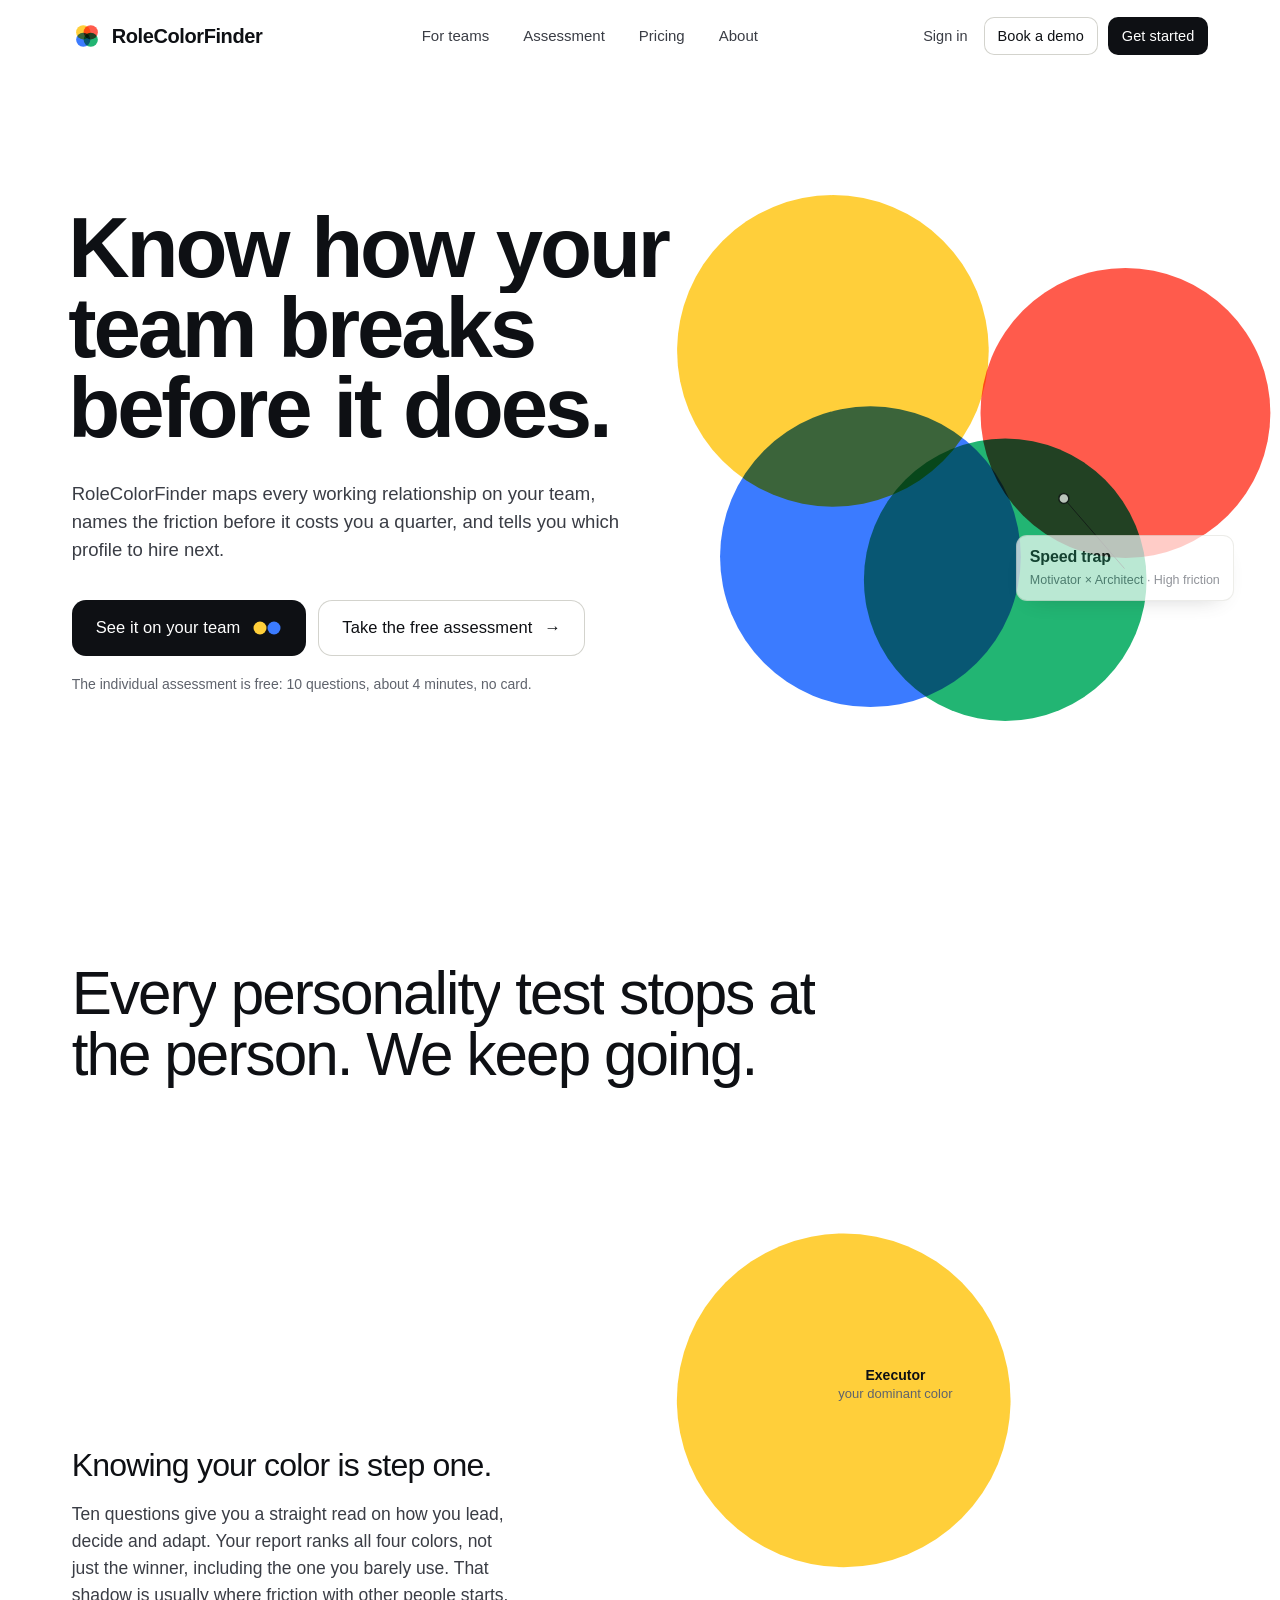
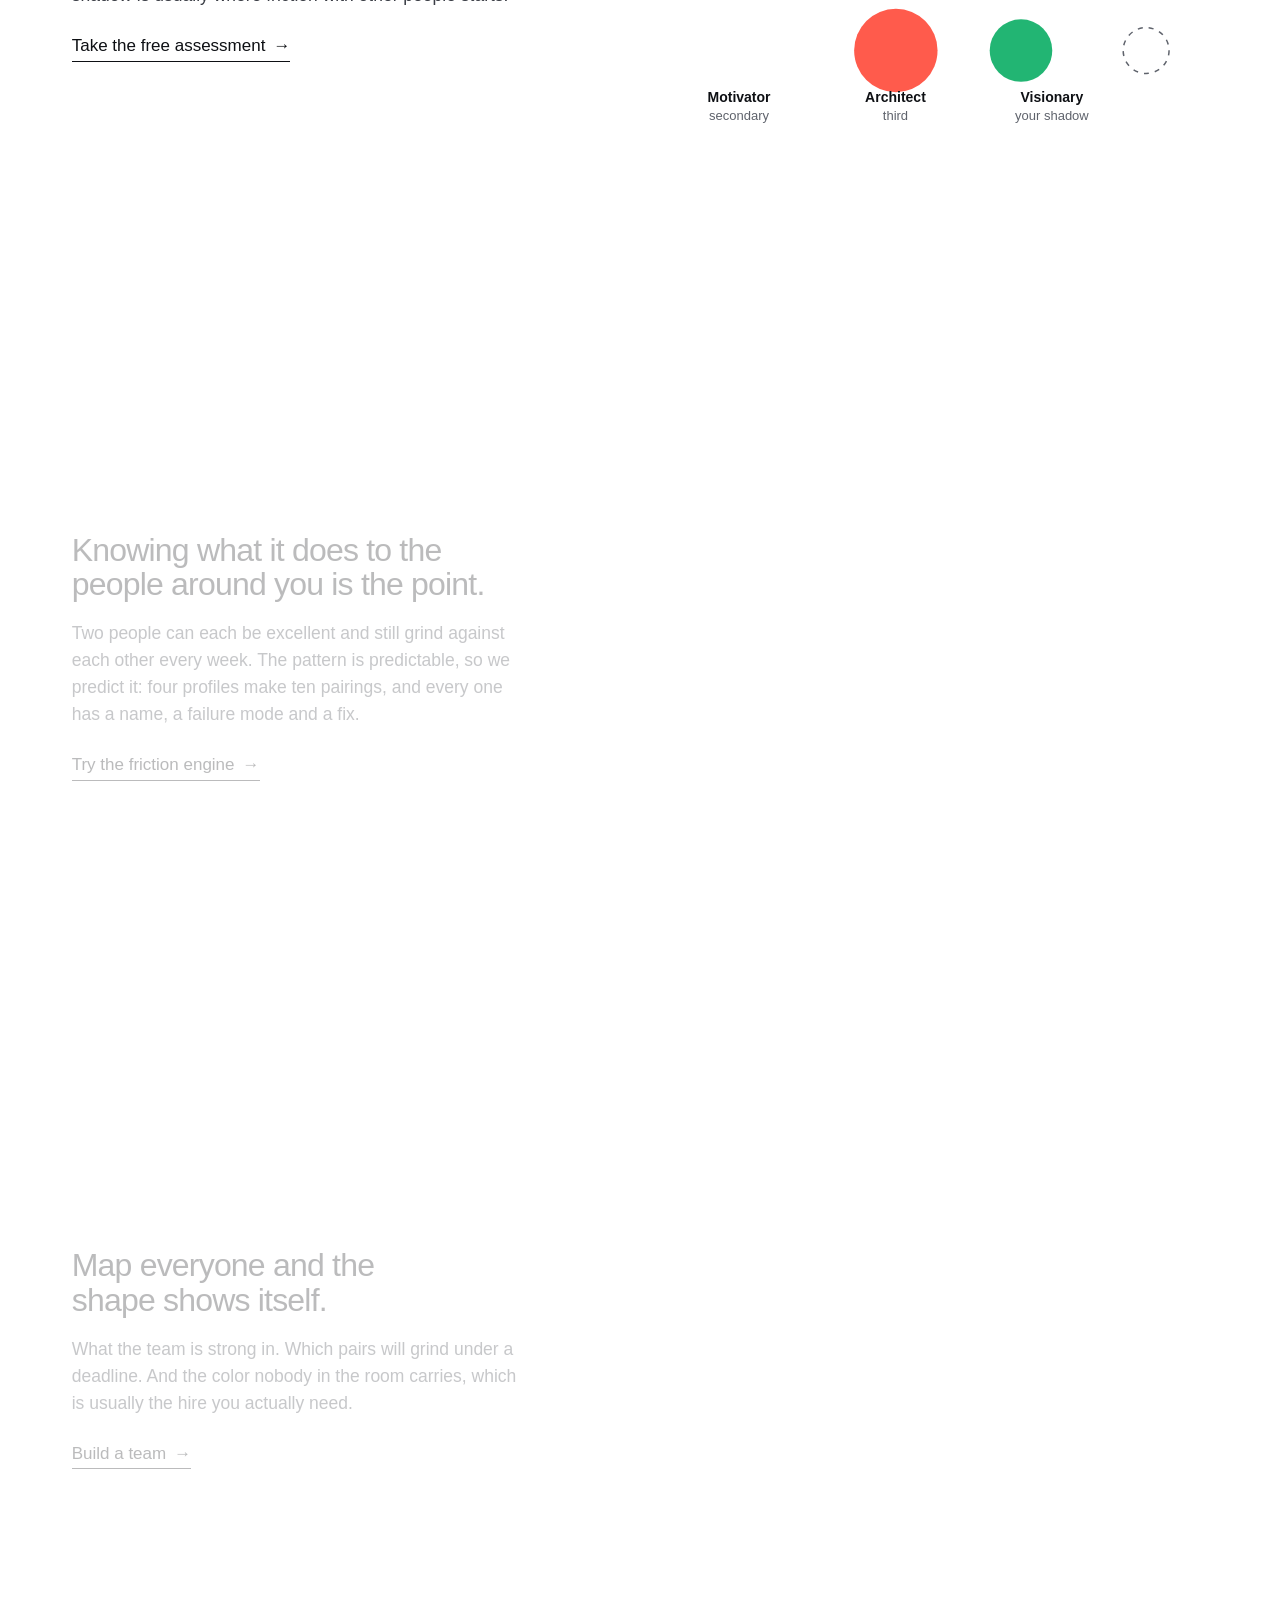
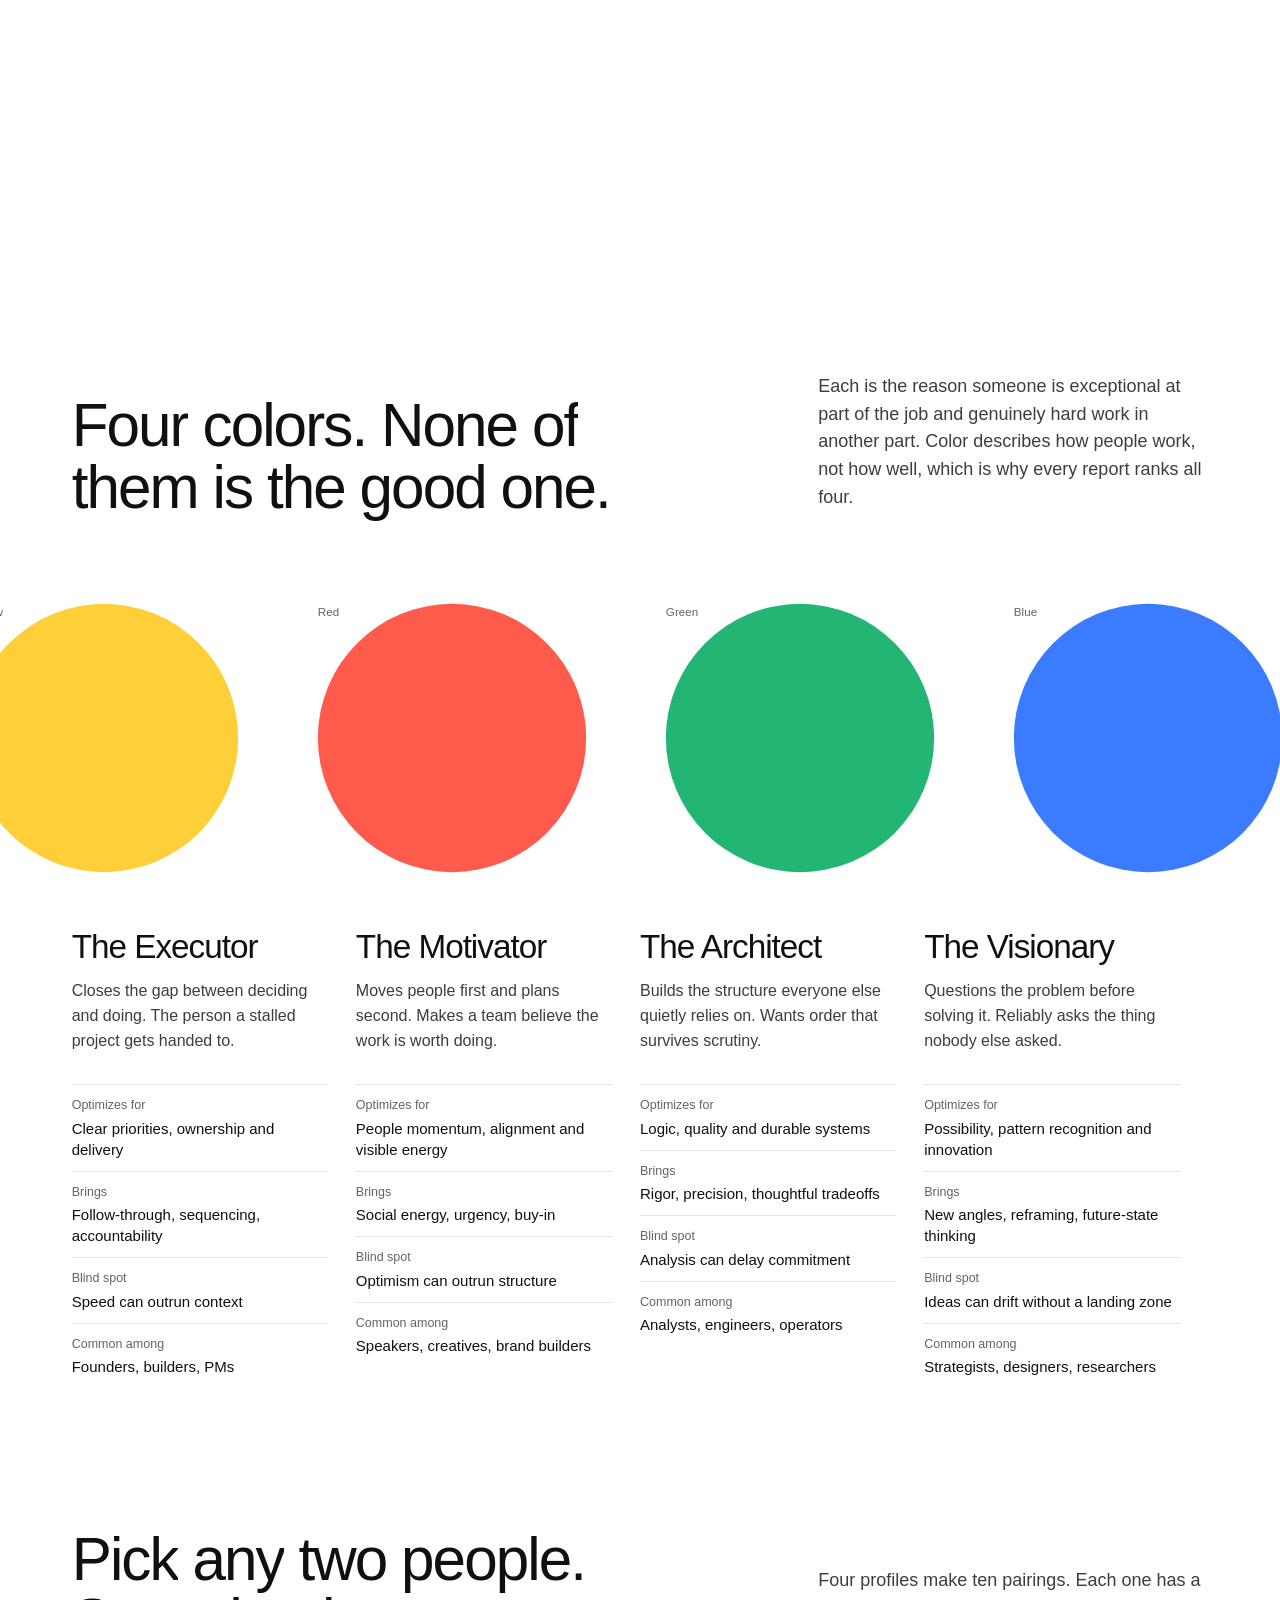
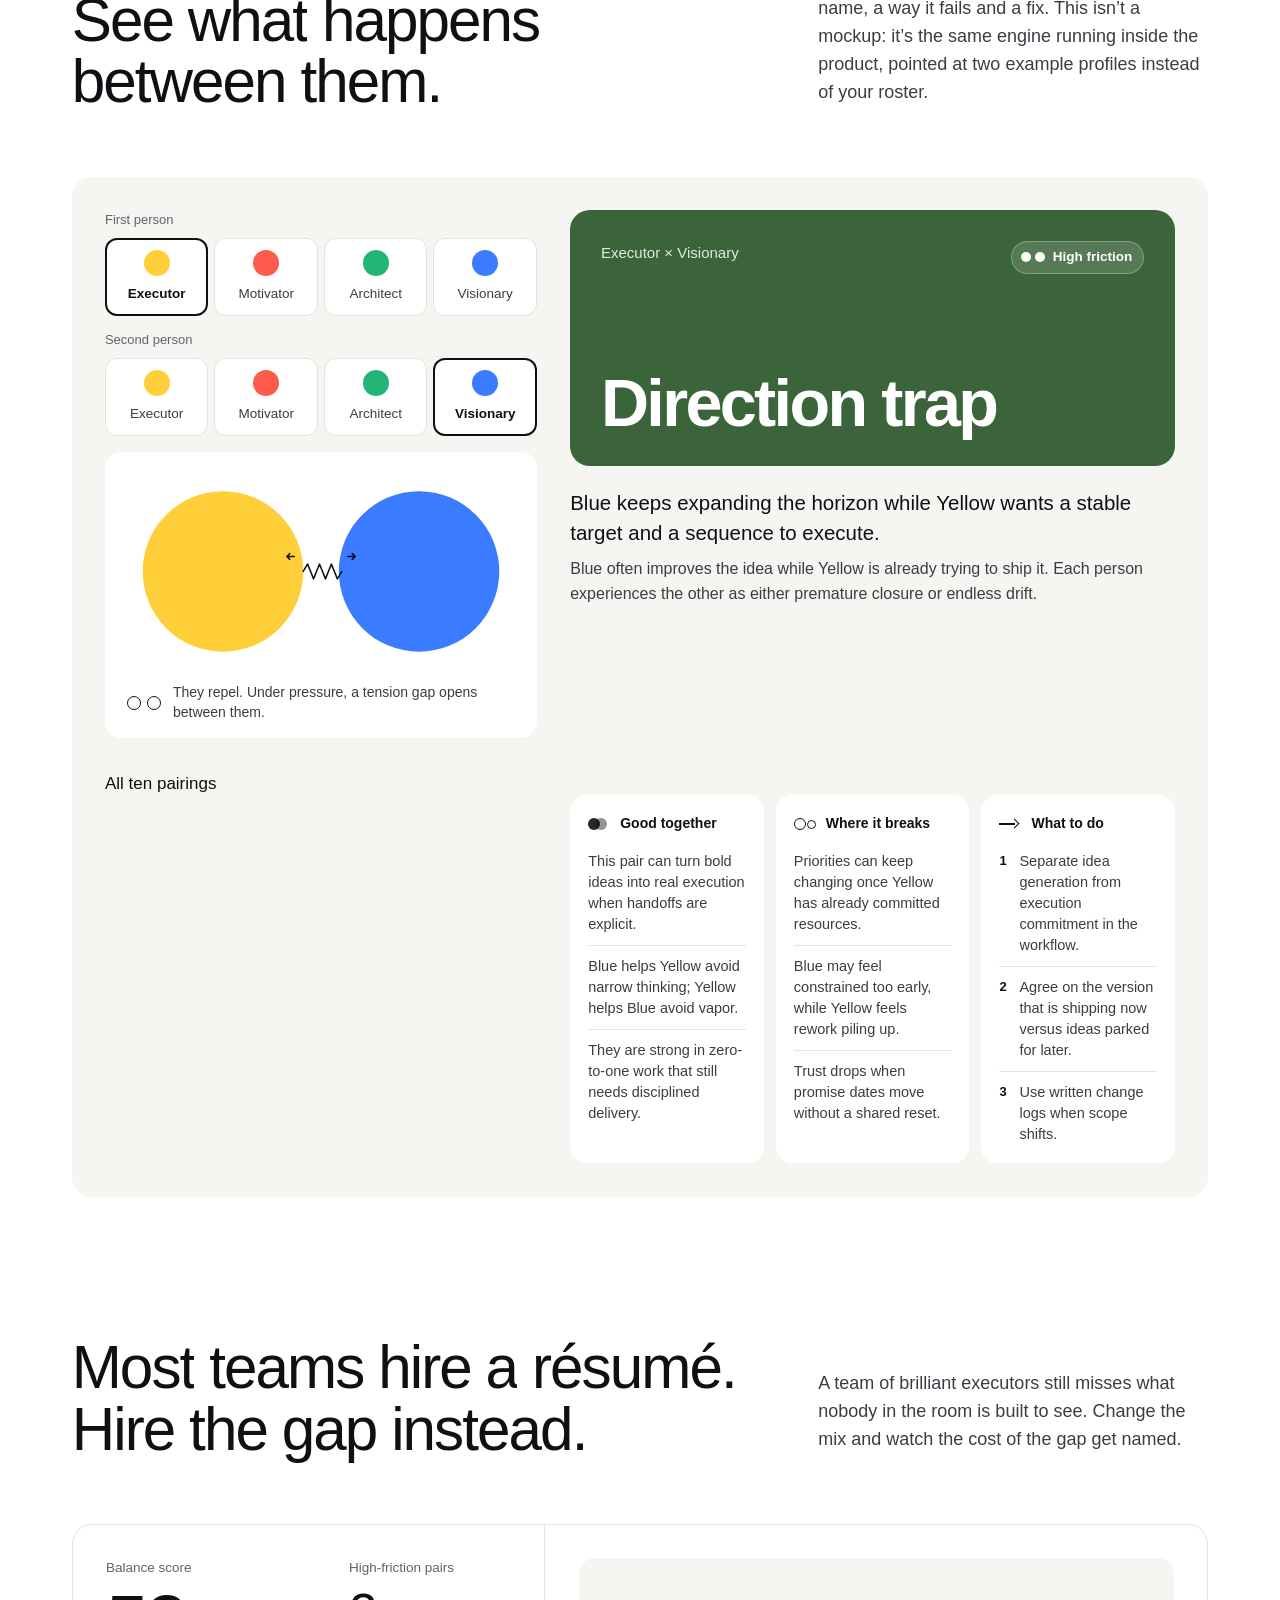
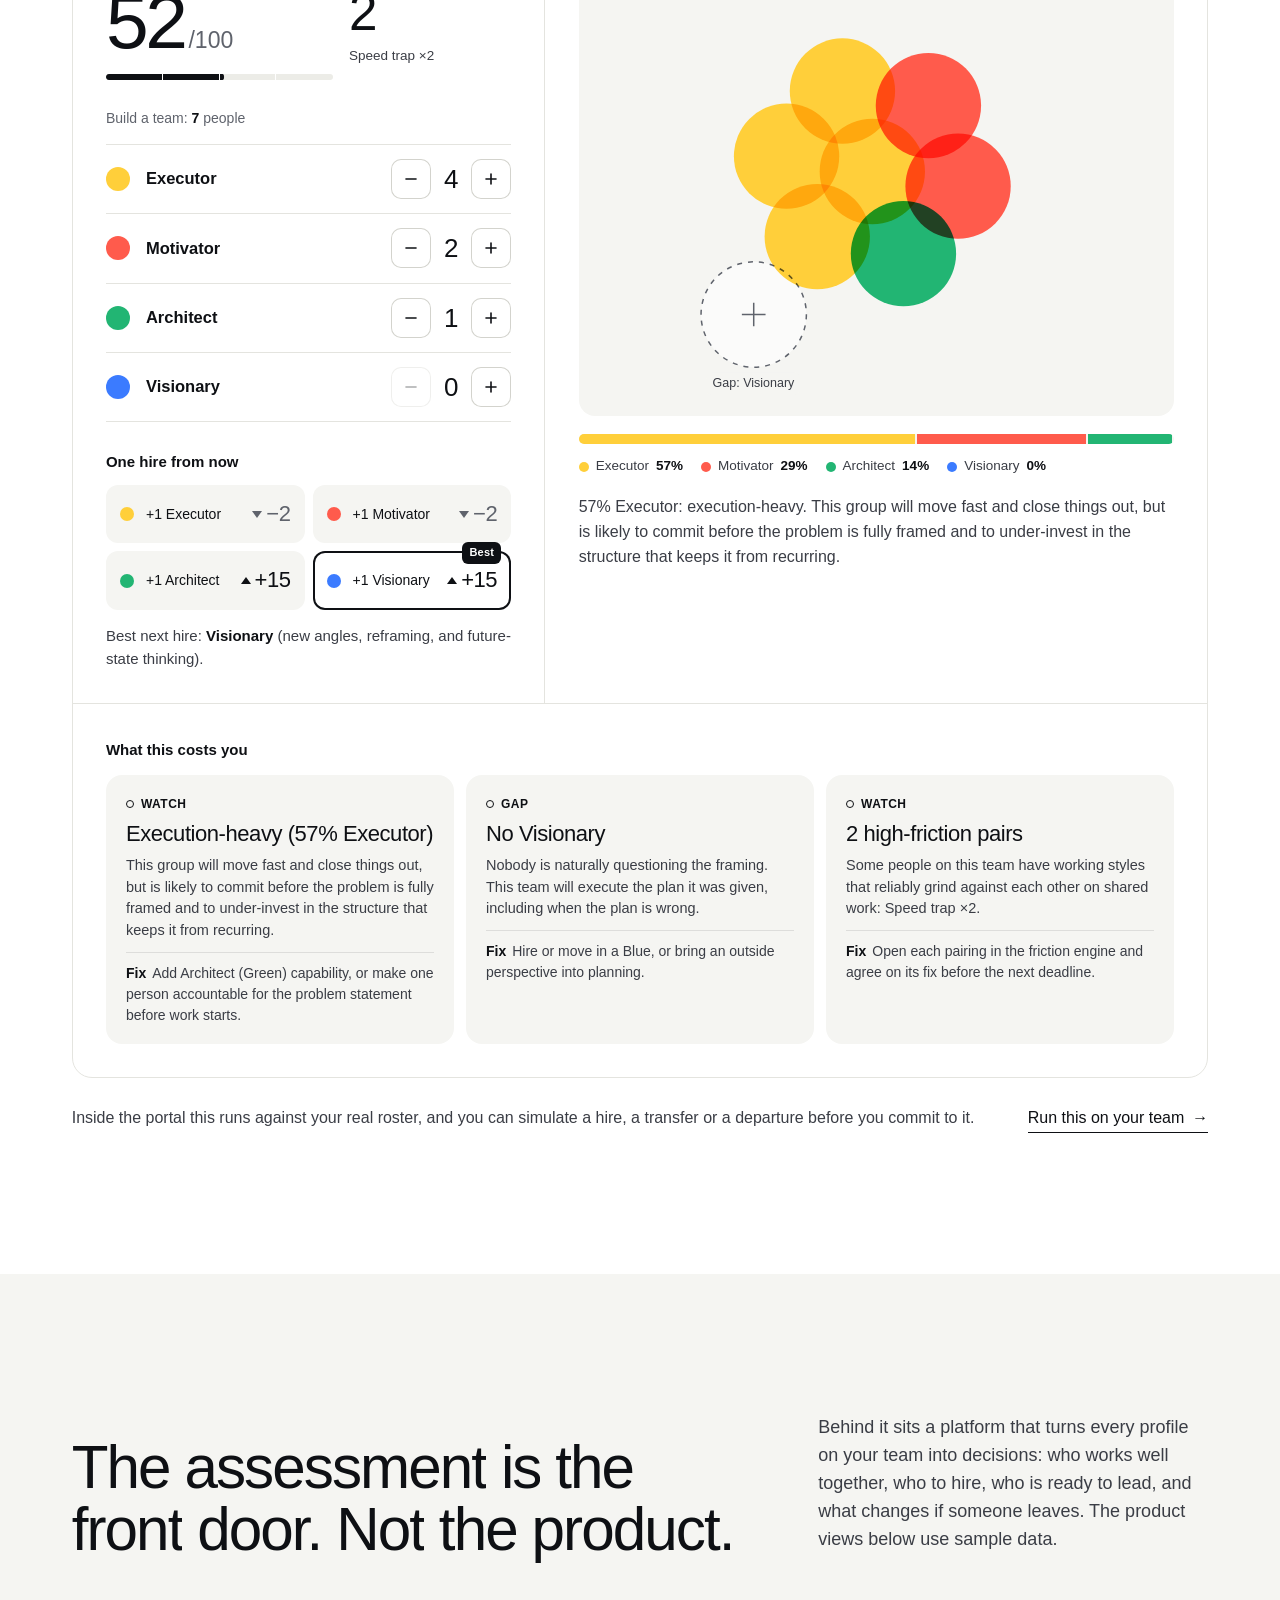
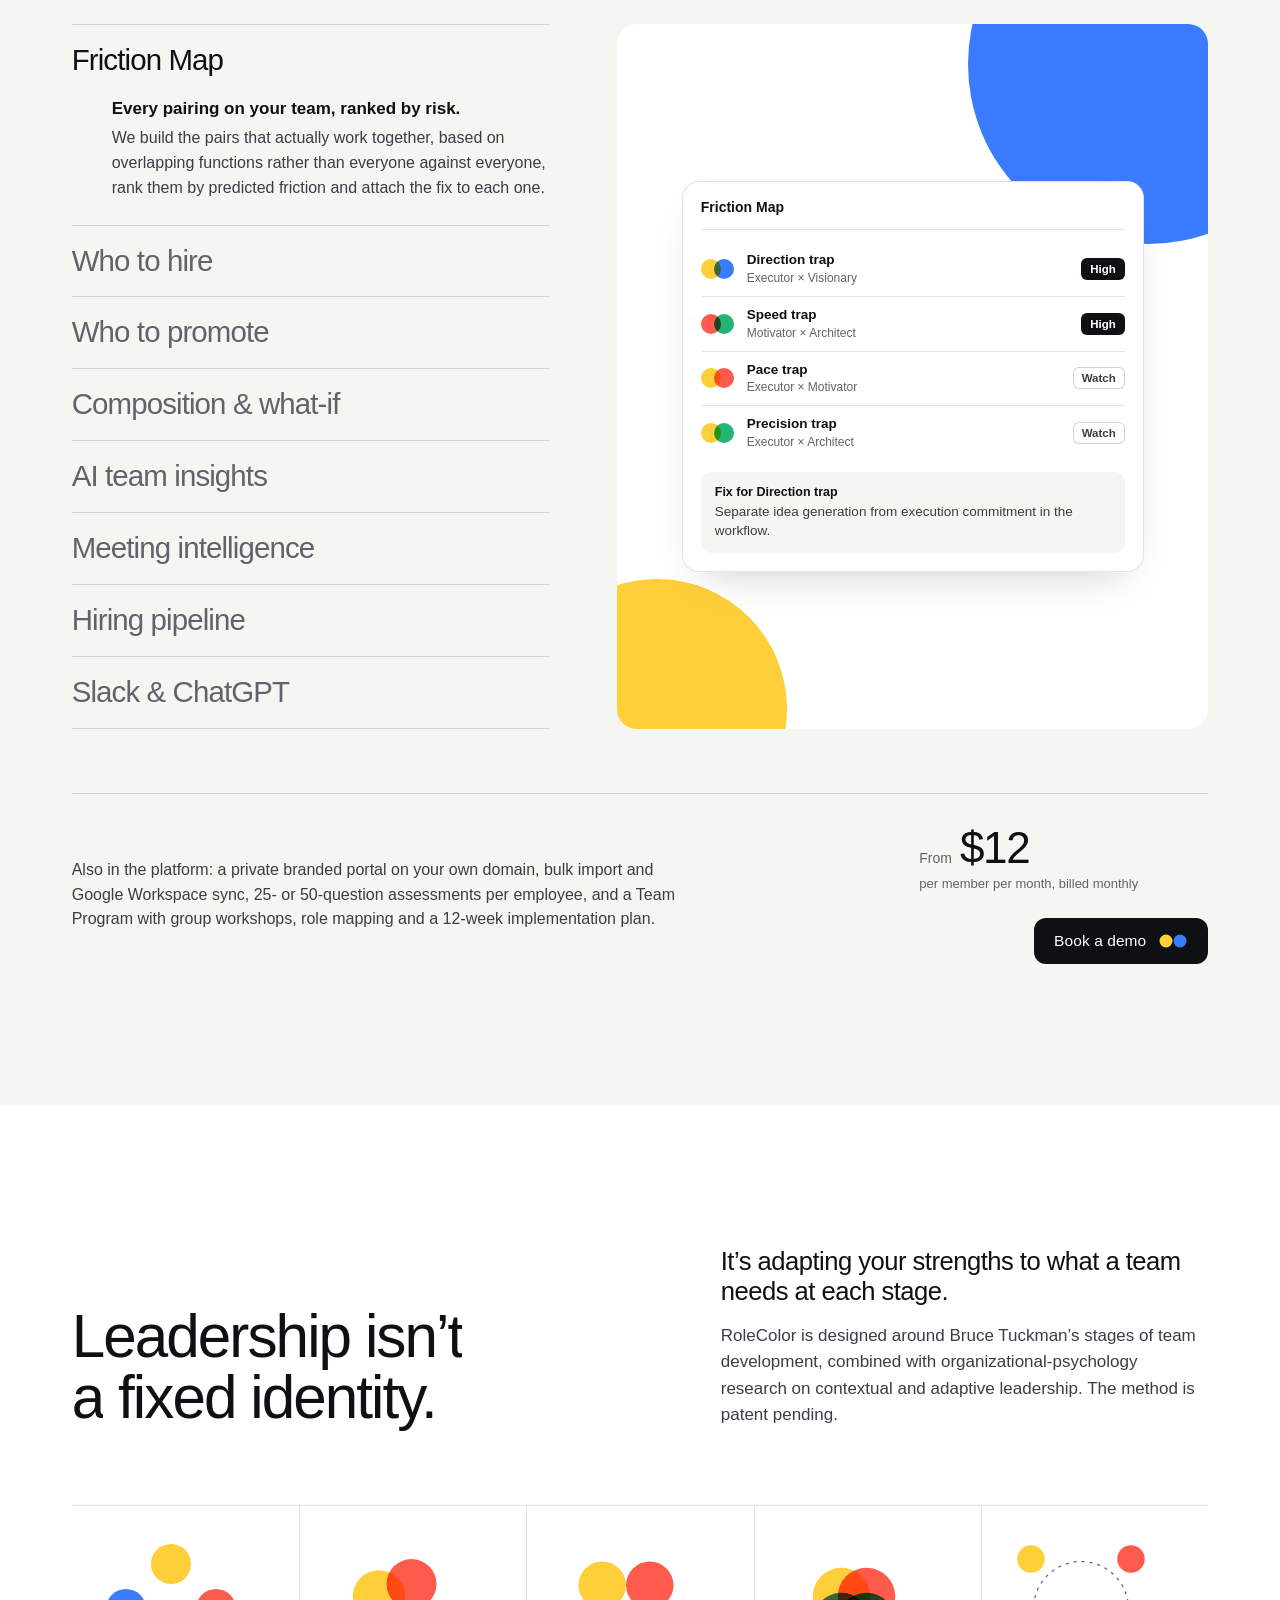
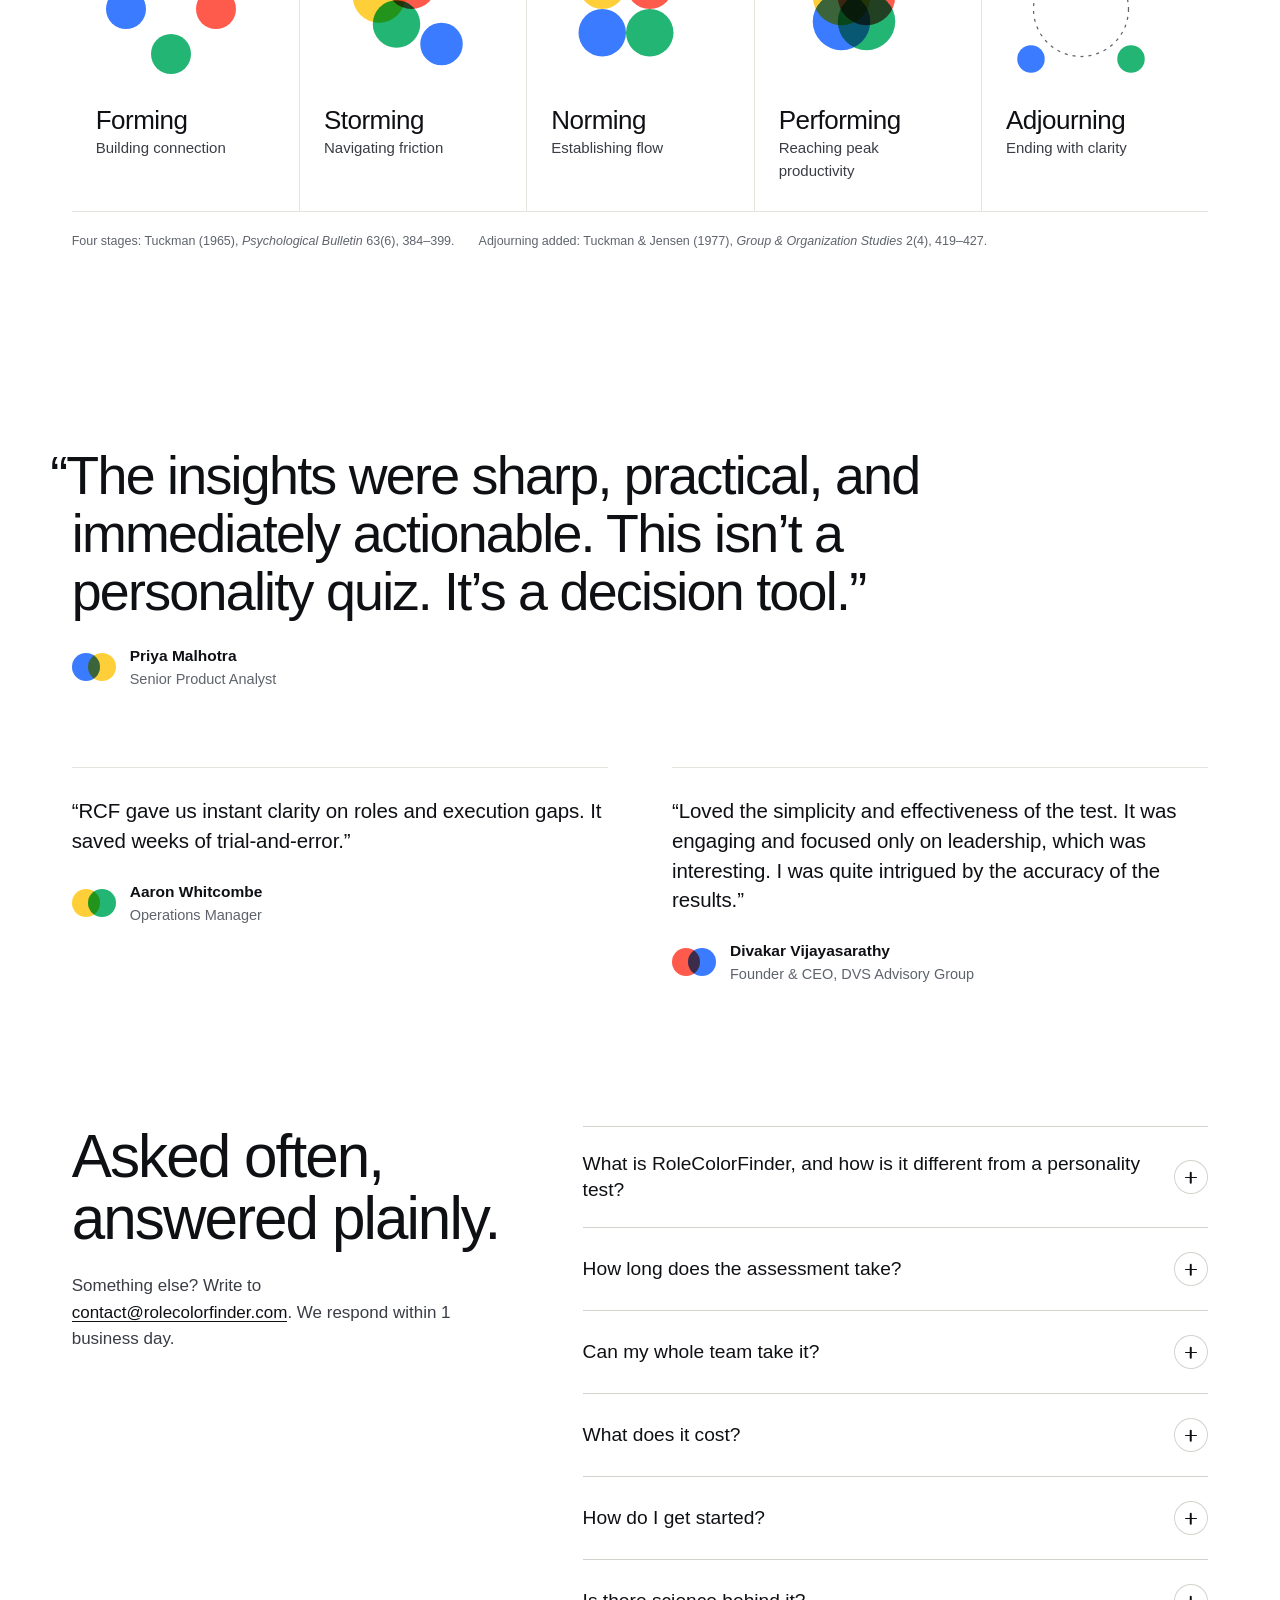
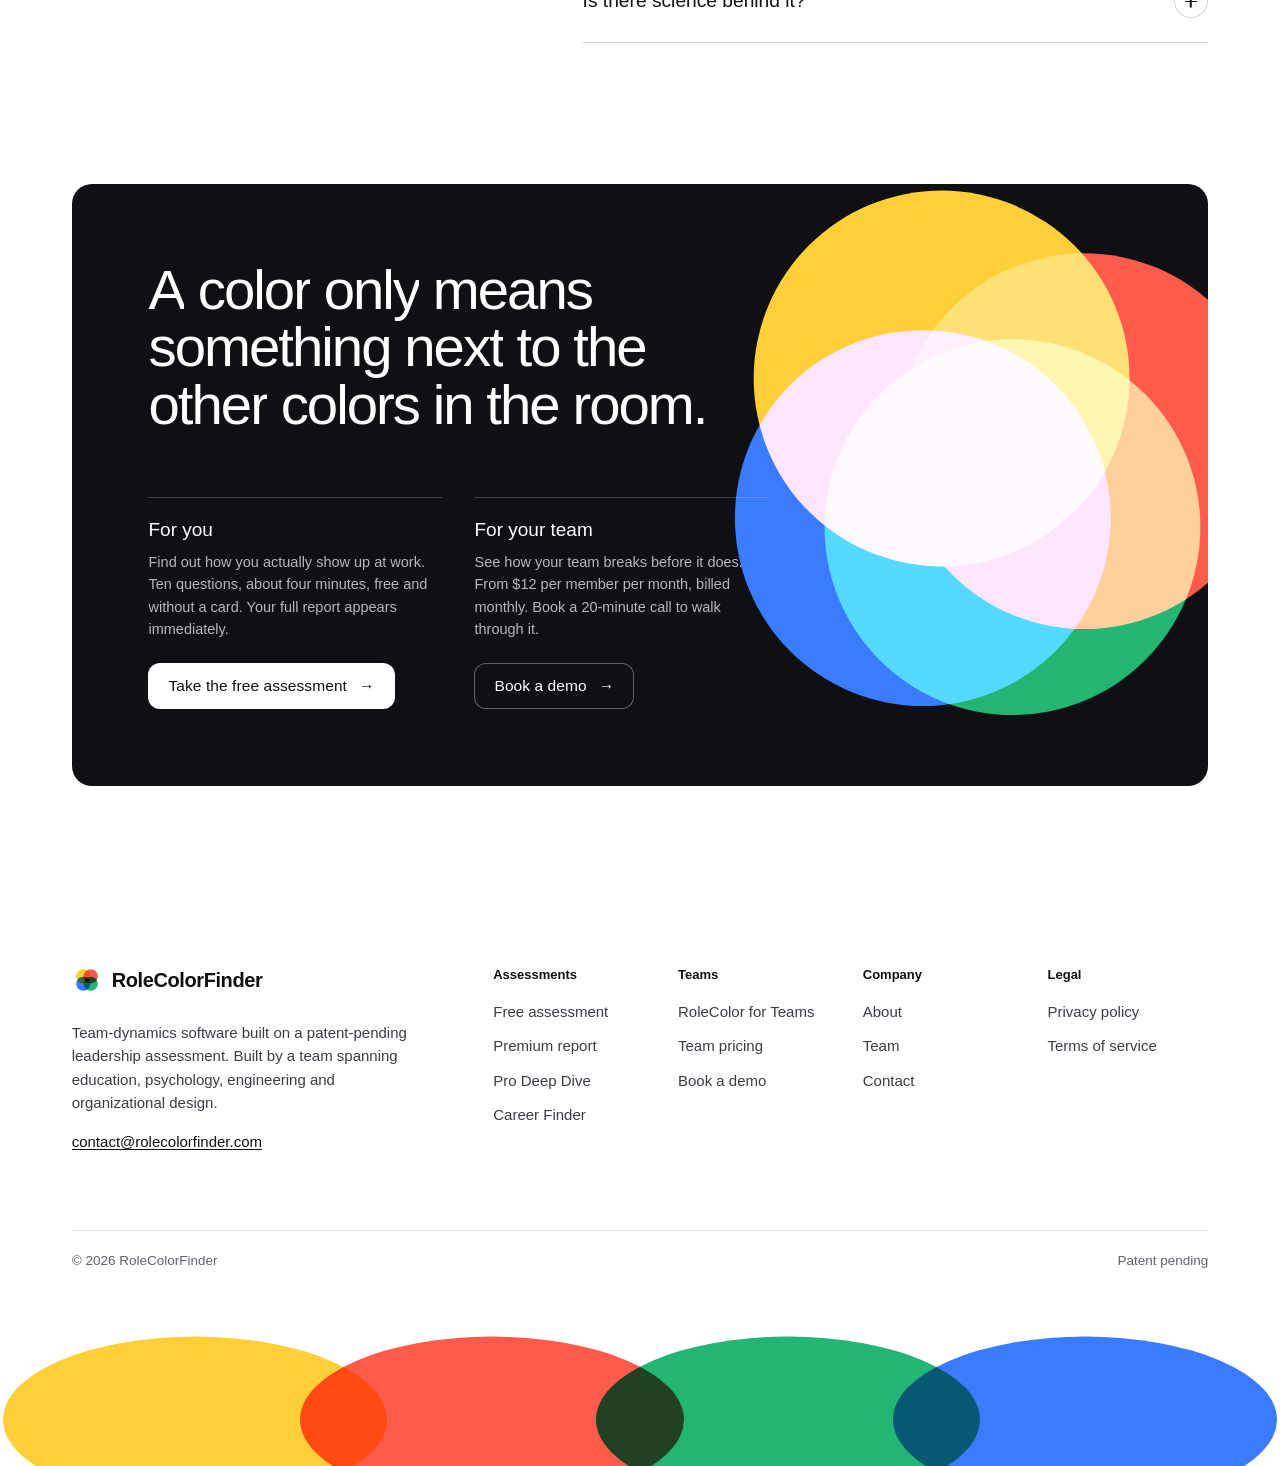
<file: concepts/blend/index.html>
<!doctype html>
<html lang="en">
<head>
<meta charset="utf-8">
<meta name="viewport" content="width=device-width, initial-scale=1">
<title>RoleColorFinder · Know how your team breaks before it does</title>
<meta name="description" content="RoleColorFinder maps every working relationship on your team, names the friction before it costs you a quarter, and tells you which profile to hire next. Built on a patent-pending leadership assessment.">
<meta name="theme-color" content="#FFFFFF">
<script>
  /* Progressive enhancement: hidden start states only exist under .js. If main.js never finishes, reveal everything. */
  document.documentElement.classList.add('js');
  window.setTimeout(function () { if (!window.__blendReady) document.documentElement.classList.add('reveal-all'); }, 2500);
</script>
<link rel="icon" href="favicon.svg" type="image/svg+xml">
<link rel="preconnect" href="https://api.fontshare.com" crossorigin>
<link rel="preconnect" href="https://cdn.fontshare.com" crossorigin>
<link rel="stylesheet" href="https://api.fontshare.com/v2/css?f[]=clash-display@500,600,700&amp;f[]=general-sans@400,500,600&amp;display=swap">
<link rel="stylesheet" href="style.css">
</head>
<body>
<a class="skip-link" href="#main">Skip to content</a>

<!-- ============================ HEADER ============================ -->
<header class="site-header" data-header>
  <div class="container site-header__inner">
    <a class="brand" href="index.html" aria-label="RoleColorFinder home">
      <svg class="brand__mark" viewBox="0 0 32 32" aria-hidden="true" focusable="false">
        <circle cx="12" cy="12" r="7.6" class="bm bm--y"/>
        <circle cx="20" cy="12" r="7.6" class="bm bm--r"/>
        <circle cx="20" cy="20" r="7.6" class="bm bm--g"/>
        <circle cx="12" cy="20" r="7.6" class="bm bm--b"/>
      </svg>
      <span class="brand__word">RoleColorFinder</span>
    </a>
    <nav class="nav" aria-label="Main">
      <ul class="nav__links" data-nav-links>
        <li><a href="teams.html">For teams</a></li>
        <li><a href="assessment.html">Assessment</a></li>
        <li><a href="pricing.html">Pricing</a></li>
        <li><a href="about.html">About</a></li>
      </ul>
    </nav>
    <div class="header-actions">
      <a class="link-quiet" href="signin.html">Sign in</a>
      <a class="btn btn--ghost btn--sm" href="https://app.apollo.io/#/meet/sales">Book a demo</a>
      <a class="btn btn--ink btn--sm" href="assessment.html">Get started</a>
      <button class="menu-toggle" type="button" aria-expanded="false" aria-controls="menu" data-menu-toggle>
        <span class="menu-toggle__label" data-menu-label>Menu</span>
        <span class="menu-toggle__icon" aria-hidden="true"><i></i><i></i></span>
      </button>
    </div>
  </div>
</header>

<!-- Mobile menu: a disc that grows out of the menu button -->
<div class="menu" id="menu" data-menu hidden>
  <div class="menu__discs" aria-hidden="true"><span></span><span></span><span></span><span></span></div>
  <nav class="menu__inner" aria-label="Mobile">
    <ul class="menu__links">
      <li><a href="teams.html">For teams</a></li>
      <li><a href="assessment.html">Assessment</a></li>
      <li><a href="pricing.html">Pricing</a></li>
      <li><a href="about.html">About</a></li>
    </ul>
    <div class="menu__actions">
      <a class="btn btn--light btn--lg" href="assessment.html">Get started <span class="btn__arrow" aria-hidden="true">→</span></a>
      <a class="btn btn--outline-light btn--lg" href="https://app.apollo.io/#/meet/sales">Book a demo</a>
      <a class="menu__signin" href="signin.html">Sign in</a>
    </div>
    <p class="menu__note">The free assessment takes about four minutes.</p>
  </nav>
</div>

<main id="main">

<!-- ============================ HERO ============================ -->
<section class="hero" aria-labelledby="hero-title">
  <div class="container hero__grid">
    <div class="hero__copy">
      <h1 class="hero__title" id="hero-title">
        <span class="line"><span>Know how your</span></span>
        <span class="line"><span>team breaks</span></span>
        <span class="line"><span>before it does.</span></span>
      </h1>
      <p class="hero__lede reveal">RoleColorFinder maps every working relationship on your team, names the friction before it costs you a quarter, and tells you which profile to hire next.</p>
      <div class="hero__actions reveal">
        <a class="btn btn--ink btn--lg" href="teams.html">See it on your team
          <svg class="mixglyph" viewBox="0 0 30 16" aria-hidden="true" focusable="false"><circle cx="8" cy="8" r="6.5"/><circle cx="22" cy="8" r="6.5"/></svg>
        </a>
        <a class="btn btn--ghost btn--lg" href="assessment.html">Take the free assessment <span class="btn__arrow" aria-hidden="true">→</span></a>
      </div>
      <p class="hero__note reveal">The individual assessment is free: 10 questions, about 4 minutes, no card.</p>
    </div>

    <div class="hero__stage" data-hero>
      <div class="hero__canvas">
        <svg class="hero__svg" viewBox="0 0 800 800" aria-hidden="true" focusable="false">
          <g class="hero__discs">
            <circle data-hd="Yellow" class="fill-y" cx="308" cy="303" r="172"/>
            <circle data-hd="Red" class="fill-r" cx="557" cy="289" r="160"/>
            <circle data-hd="Green" class="fill-g" cx="555" cy="518" r="156"/>
            <circle data-hd="Blue" class="fill-b" cx="313" cy="513" r="166"/>
          </g>
          <g class="hero__leaders" data-hero-leaders></g>
        </svg>
        <div class="hero__labels" data-hero-labels aria-hidden="true">
          <div class="pair-tag is-static" style="left:30%;top:88%">
            <span class="pair-tag__name">Direction trap</span>
            <span class="pair-tag__meta">Executor × Visionary · High friction</span>
          </div>
        </div>
      </div>
    </div>
  </div>
</section>

<!-- ============================ STORY (sticky scroll) ============================ -->
<section class="story" id="story" aria-labelledby="story-title" data-story>
  <div class="container">
    <header class="section-head">
      <h2 class="h2" id="story-title" data-split>Every personality test stops at the person. We keep going.</h2>
    </header>

    <div class="story__grid">
      <div class="story__steps">
        <article class="story-step" data-story-step="0">
          <h3 class="h3">Knowing your color is step one.</h3>
          <p>Ten questions give you a straight read on how you lead, decide and adapt. Your report ranks all four colors, not just the winner, including the one you barely use. That shadow is usually where friction with other people starts.</p>
          <a class="text-link" href="assessment.html">Take the free assessment <span aria-hidden="true">→</span></a>
        </article>
        <article class="story-step" data-story-step="1">
          <h3 class="h3">Knowing what it does to the people around you is the point.</h3>
          <p>Two people can each be excellent and still grind against each other every week. The pattern is predictable, so we predict it: four profiles make ten pairings, and every one has a name, a failure mode and a fix.</p>
          <a class="text-link" href="#engine">Try the friction engine <span aria-hidden="true">→</span></a>
        </article>
        <article class="story-step" data-story-step="2">
          <h3 class="h3">Map everyone and the shape shows itself.</h3>
          <p>What the team is strong in. Which pairs will grind under a deadline. And the color nobody in the room carries, which is usually the hire you actually need.</p>
          <a class="text-link" href="#builder">Build a team <span aria-hidden="true">→</span></a>
        </article>
      </div>

      <div class="story__stage-wrap">
        <div class="story__stage" data-story-stage aria-hidden="true">
          <svg class="story__svg" viewBox="0 0 600 600" focusable="false">
            <g class="story__discs">
              <!-- static (no-JS) state = the whole team; JS choreographs from one person to a team -->
              <g data-sd="0" class="sd fill-y"><circle class="sd__f" cx="200" cy="245" r="64"/><circle class="sd__r" cx="200" cy="245" r="64"/></g>
              <g data-sd="1" class="sd fill-r"><circle class="sd__f" cx="400" cy="245" r="64"/><circle class="sd__r" cx="400" cy="245" r="64"/></g>
              <g data-sd="2" class="sd fill-g"><circle class="sd__f" cx="450" cy="332" r="64"/><circle class="sd__r" cx="450" cy="332" r="64"/></g>
              <g data-sd="3" class="sd fill-b"><circle class="sd__f" cx="300" cy="436" r="64" style="fill-opacity:0"/><circle class="sd__r" cx="300" cy="436" r="64" style="stroke-opacity:1"/></g>
              <g data-sd="4" class="sd fill-y"><circle class="sd__f" cx="300" cy="245" r="64"/><circle class="sd__r" cx="300" cy="245" r="64"/></g>
              <g data-sd="5" class="sd fill-y"><circle class="sd__f" cx="150" cy="332" r="64"/><circle class="sd__r" cx="150" cy="332" r="64"/></g>
              <g data-sd="6" class="sd fill-y"><circle class="sd__f" cx="250" cy="332" r="64"/><circle class="sd__r" cx="250" cy="332" r="64"/></g>
              <g data-sd="7" class="sd fill-r"><circle class="sd__f" cx="350" cy="332" r="64"/><circle class="sd__r" cx="350" cy="332" r="64"/></g>
            </g>
            <g class="story__lines">
              <path class="sl sl--1" d="M300 179 V 118" />
            </g>
          </svg>
          <div class="story__labels">
            <p class="slab slab--center sl--0" style="left:50%;top:37.5%"><b>Executor</b>your dominant color</p>
            <p class="slab sl--0" style="left:25%;top:86%"><b>Motivator</b>secondary</p>
            <p class="slab sl--0" style="left:50%;top:86%"><b>Architect</b>third</p>
            <p class="slab sl--0" style="left:75%;top:86%"><b>Visionary</b>your shadow</p>
            <p class="slab slab--callout sl--1" style="left:50%;top:19.6%"><b>Direction trap</b>Executor × Visionary · high friction</p>
            <p class="slab sl--1" style="left:29.2%;top:74.5%"><b>Executor</b>ships the plan</p>
            <p class="slab sl--1" style="left:70.8%;top:74.5%"><b>Visionary</b>improves the plan</p>
            <p class="slab slab--metric sl--2" style="left:4%;top:5%"><b>52<small>/100</small></b>balance score</p>
            <p class="slab slab--metric slab--right sl--2" style="left:96%;top:5%"><b>2</b>high-friction pairs</p>
            <p class="slab slab--callout slab--below sl--2" style="left:50%;top:85.4%"><b>The gap</b>No Visionary. Nobody questions the plan.</p>
          </div>
        </div>
      </div>
    </div>
  </div>
</section>

<!-- ============================ PROFILES ============================ -->
<section class="profiles" id="profiles" aria-labelledby="profiles-title">
  <div class="container">
    <header class="section-head section-head--split">
      <div>
        <h2 class="h2" id="profiles-title" data-split>Four colors. None of them is the good one.</h2>
      </div>
      <p class="section-lede reveal">Each is the reason someone is exceptional at part of the job and genuinely hard work in another part. Color describes how people work, not how well, which is why every report ranks all four.</p>
    </header>

    <ol class="profiles__row" data-profiles>
      <li class="profile" data-color="Yellow">
        <div class="profile__disc fill-y"><span class="profile__color">Yellow</span></div>
        <h3 class="profile__name">The Executor</h3>
        <p class="profile__line">Closes the gap between deciding and doing. The person a stalled project gets handed to.</p>
        <dl class="profile__facts">
          <div><dt>Optimizes for</dt><dd>Clear priorities, ownership and delivery</dd></div>
          <div><dt>Brings</dt><dd>Follow-through, sequencing, accountability</dd></div>
          <div><dt>Blind spot</dt><dd>Speed can outrun context</dd></div>
          <div><dt>Common among</dt><dd>Founders, builders, PMs</dd></div>
        </dl>
      </li>
      <li class="profile" data-color="Red">
        <div class="profile__disc fill-r"><span class="profile__color">Red</span></div>
        <h3 class="profile__name">The Motivator</h3>
        <p class="profile__line">Moves people first and plans second. Makes a team believe the work is worth doing.</p>
        <dl class="profile__facts">
          <div><dt>Optimizes for</dt><dd>People momentum, alignment and visible energy</dd></div>
          <div><dt>Brings</dt><dd>Social energy, urgency, buy-in</dd></div>
          <div><dt>Blind spot</dt><dd>Optimism can outrun structure</dd></div>
          <div><dt>Common among</dt><dd>Speakers, creatives, brand builders</dd></div>
        </dl>
      </li>
      <li class="profile" data-color="Green">
        <div class="profile__disc fill-g"><span class="profile__color">Green</span></div>
        <h3 class="profile__name">The Architect</h3>
        <p class="profile__line">Builds the structure everyone else quietly relies on. Wants order that survives scrutiny.</p>
        <dl class="profile__facts">
          <div><dt>Optimizes for</dt><dd>Logic, quality and durable systems</dd></div>
          <div><dt>Brings</dt><dd>Rigor, precision, thoughtful tradeoffs</dd></div>
          <div><dt>Blind spot</dt><dd>Analysis can delay commitment</dd></div>
          <div><dt>Common among</dt><dd>Analysts, engineers, operators</dd></div>
        </dl>
      </li>
      <li class="profile" data-color="Blue">
        <div class="profile__disc fill-b"><span class="profile__color">Blue</span></div>
        <h3 class="profile__name">The Visionary</h3>
        <p class="profile__line">Questions the problem before solving it. Reliably asks the thing nobody else asked.</p>
        <dl class="profile__facts">
          <div><dt>Optimizes for</dt><dd>Possibility, pattern recognition and innovation</dd></div>
          <div><dt>Brings</dt><dd>New angles, reframing, future-state thinking</dd></div>
          <div><dt>Blind spot</dt><dd>Ideas can drift without a landing zone</dd></div>
          <div><dt>Common among</dt><dd>Strategists, designers, researchers</dd></div>
        </dl>
      </li>
    </ol>
  </div>
</section>

<!-- ============================ FRICTION ENGINE ============================ -->
<section class="engine-section" id="engine" aria-labelledby="engine-title">
  <div class="container">
    <header class="section-head section-head--split">
      <div>
        <h2 class="h2" id="engine-title" data-split>Pick any two people. See what happens between them.</h2>
      </div>
      <p class="section-lede reveal">Four profiles make ten pairings. Each one has a name, a way it fails and a fix. This isn’t a mockup: it’s the same engine running inside the product, pointed at two example profiles instead of your roster.</p>
    </header>

    <div class="engine panel reveal" data-engine>
      <div class="engine__left">
        <div class="engine__pickers">
          <fieldset class="picker" data-picker="a">
            <legend class="picker__legend">First person</legend>
            <div class="picker__opts">
              <label class="pick"><input type="radio" name="pa" value="Yellow" checked><span class="pick__disc fill-y" aria-hidden="true"></span><span class="pick__name">Executor</span></label>
              <label class="pick"><input type="radio" name="pa" value="Red"><span class="pick__disc fill-r" aria-hidden="true"></span><span class="pick__name">Motivator</span></label>
              <label class="pick"><input type="radio" name="pa" value="Green"><span class="pick__disc fill-g" aria-hidden="true"></span><span class="pick__name">Architect</span></label>
              <label class="pick"><input type="radio" name="pa" value="Blue"><span class="pick__disc fill-b" aria-hidden="true"></span><span class="pick__name">Visionary</span></label>
            </div>
          </fieldset>
          <fieldset class="picker" data-picker="b">
            <legend class="picker__legend">Second person</legend>
            <div class="picker__opts">
              <label class="pick"><input type="radio" name="pb" value="Yellow"><span class="pick__disc fill-y" aria-hidden="true"></span><span class="pick__name">Executor</span></label>
              <label class="pick"><input type="radio" name="pb" value="Red"><span class="pick__disc fill-r" aria-hidden="true"></span><span class="pick__name">Motivator</span></label>
              <label class="pick"><input type="radio" name="pb" value="Green"><span class="pick__disc fill-g" aria-hidden="true"></span><span class="pick__name">Architect</span></label>
              <label class="pick"><input type="radio" name="pb" value="Blue" checked><span class="pick__disc fill-b" aria-hidden="true"></span><span class="pick__name">Visionary</span></label>
            </div>
          </fieldset>
        </div>

        <div class="engine__stage" data-engine-stage data-risk="high">
          <svg class="engine__svg" viewBox="0 0 560 300" aria-hidden="true" focusable="false">
            <g class="engine__tension" data-tension>
              <path class="tension__spring" d="M256 150 l6 -10 l8 20 l8 -20 l8 20 l8 -20 l8 20 l6 -10"/>
              <path class="tension__arrow" d="M244 130 l-10 0 m4 -4 l-4 4 l4 4"/>
              <path class="tension__arrow" d="M316 130 l10 0 m-4 -4 l4 4 l-4 4"/>
            </g>
            <circle class="engine__disc fill-y" data-disc="a" cx="148" cy="150" r="108"/>
            <circle class="engine__disc fill-b" data-disc="b" cx="412" cy="150" r="108"/>
            <circle class="engine__lens-ring" data-lens-ring cx="280" cy="150" r="0"/>
          </svg>
          <p class="engine__encoding" data-encoding><span class="enc-glyph enc-glyph--high" aria-hidden="true"></span><span data-encoding-text>They repel. Under pressure, a tension gap opens between them.</span></p>
        </div>

      </div>

      <div class="engine__right">
        <div class="chip" data-chip style="--chip:#3B643A;--chip-ink:#fff">
          <div class="chip__top">
            <p class="chip__pair" data-pair-label>Executor × Visionary</p>
            <p class="risk risk--high" data-risk-tag><span class="risk__glyph" aria-hidden="true"></span><span data-risk-text>High friction</span></p>
          </div>
          <h3 class="chip__name" data-pair-name>Direction trap</h3>
        </div>
        <p class="sr-only" aria-live="polite" data-engine-live></p>
        <div class="engine__copy" data-engine-copy>
          <p class="engine__summary" data-summary>Blue keeps expanding the horizon while Yellow wants a stable target and a sequence to execute.</p>
          <p class="engine__why" data-why>Blue often improves the idea while Yellow is already trying to ship it. Each person experiences the other as either premature closure or endless drift.</p>
        </div>
      </div>

      <div class="engine__index">
        <p class="engine__index-h">All ten pairings</p>
        <div class="pairindex" data-pairindex></div>
      </div>

      <div class="engine__lists" data-engine-lists>
        <div class="elist elist--good">
          <h4 class="elist__h"><span class="elist__glyph" aria-hidden="true"></span>Good together</h4>
          <ul data-strengths>
            <li>This pair can turn bold ideas into real execution when handoffs are explicit.</li>
            <li>Blue helps Yellow avoid narrow thinking; Yellow helps Blue avoid vapor.</li>
            <li>They are strong in zero-to-one work that still needs disciplined delivery.</li>
          </ul>
        </div>
        <div class="elist elist--break">
          <h4 class="elist__h"><span class="elist__glyph" aria-hidden="true"></span>Where it breaks</h4>
          <ul data-watchouts>
            <li>Priorities can keep changing once Yellow has already committed resources.</li>
            <li>Blue may feel constrained too early, while Yellow feels rework piling up.</li>
            <li>Trust drops when promise dates move without a shared reset.</li>
          </ul>
        </div>
        <div class="elist elist--do">
          <h4 class="elist__h"><span class="elist__glyph" aria-hidden="true"></span>What to do</h4>
          <ol data-actions>
            <li>Separate idea generation from execution commitment in the workflow.</li>
            <li>Agree on the version that is shipping now versus ideas parked for later.</li>
            <li>Use written change logs when scope shifts.</li>
          </ol>
        </div>
      </div>
    </div>
  </div>
</section>

<!-- ============================ TEAM BUILDER ============================ -->
<section class="builder-section" id="builder" aria-labelledby="builder-title">
  <div class="container">
    <header class="section-head section-head--split">
      <div>
        <h2 class="h2" id="builder-title" data-split>Most teams hire a résumé. Hire the gap instead.</h2>
      </div>
      <p class="section-lede reveal">A team of brilliant executors still misses what nobody in the room is built to see. Change the mix and watch the cost of the gap get named.</p>
    </header>

    <div class="builder panel reveal" data-builder>
      <div class="builder__controls">
        <div class="builder__metrics">
          <div class="metric metric--score">
            <p class="metric__label">Balance score</p>
            <p class="metric__value"><span data-score>52</span><span class="metric__unit">/100</span></p>
            <div class="meter" aria-hidden="true"><span class="meter__fill" data-meter style="--v:.52"></span><span class="meter__ticks"></span></div>
          </div>
          <div class="metric metric--friction">
            <p class="metric__label">High-friction pairs</p>
            <p class="metric__value"><span data-friction>2</span></p>
            <p class="metric__foot" data-friction-list>Speed trap ×2</p>
          </div>
        </div>
        <p class="builder__label">Build a team: <span data-total>7</span> people</p>
        <ul class="steppers">
          <li class="stepper" data-color="Yellow">
            <span class="stepper__disc fill-y" aria-hidden="true"></span>
            <span class="stepper__text"><span class="stepper__name">Executor</span></span>
            <span class="stepper__ctrl">
              <button class="stepper__btn" type="button" data-delta="-1" aria-label="Remove an Executor"><svg viewBox="0 0 16 16" aria-hidden="true"><path d="M3 8h10"/></svg></button>
              <output class="stepper__count" data-count aria-label="Executors">4</output>
              <button class="stepper__btn" type="button" data-delta="1" aria-label="Add an Executor"><svg viewBox="0 0 16 16" aria-hidden="true"><path d="M3 8h10M8 3v10"/></svg></button>
            </span>
          </li>
          <li class="stepper" data-color="Red">
            <span class="stepper__disc fill-r" aria-hidden="true"></span>
            <span class="stepper__text"><span class="stepper__name">Motivator</span></span>
            <span class="stepper__ctrl">
              <button class="stepper__btn" type="button" data-delta="-1" aria-label="Remove a Motivator"><svg viewBox="0 0 16 16" aria-hidden="true"><path d="M3 8h10"/></svg></button>
              <output class="stepper__count" data-count aria-label="Motivators">2</output>
              <button class="stepper__btn" type="button" data-delta="1" aria-label="Add a Motivator"><svg viewBox="0 0 16 16" aria-hidden="true"><path d="M3 8h10M8 3v10"/></svg></button>
            </span>
          </li>
          <li class="stepper" data-color="Green">
            <span class="stepper__disc fill-g" aria-hidden="true"></span>
            <span class="stepper__text"><span class="stepper__name">Architect</span></span>
            <span class="stepper__ctrl">
              <button class="stepper__btn" type="button" data-delta="-1" aria-label="Remove an Architect"><svg viewBox="0 0 16 16" aria-hidden="true"><path d="M3 8h10"/></svg></button>
              <output class="stepper__count" data-count aria-label="Architects">1</output>
              <button class="stepper__btn" type="button" data-delta="1" aria-label="Add an Architect"><svg viewBox="0 0 16 16" aria-hidden="true"><path d="M3 8h10M8 3v10"/></svg></button>
            </span>
          </li>
          <li class="stepper" data-color="Blue">
            <span class="stepper__disc fill-b" aria-hidden="true"></span>
            <span class="stepper__text"><span class="stepper__name">Visionary</span></span>
            <span class="stepper__ctrl">
              <button class="stepper__btn" type="button" data-delta="-1" aria-label="Remove a Visionary"><svg viewBox="0 0 16 16" aria-hidden="true"><path d="M3 8h10"/></svg></button>
              <output class="stepper__count" data-count aria-label="Visionaries">0</output>
              <button class="stepper__btn" type="button" data-delta="1" aria-label="Add a Visionary"><svg viewBox="0 0 16 16" aria-hidden="true"><path d="M3 8h10M8 3v10"/></svg></button>
            </span>
          </li>
        </ul>

        <div class="nexthire">
          <p class="nexthire__h">One hire from now</p>
          <ul class="deltas" data-deltas>
            <li><button class="delta" type="button" data-add="Yellow"><span class="delta__disc fill-y" aria-hidden="true"></span><span class="delta__name">+1 Executor</span><span class="delta__v is-down" data-dv>−2</span></button></li>
            <li><button class="delta" type="button" data-add="Red"><span class="delta__disc fill-r" aria-hidden="true"></span><span class="delta__name">+1 Motivator</span><span class="delta__v is-down" data-dv>−2</span></button></li>
            <li><button class="delta" type="button" data-add="Green"><span class="delta__disc fill-g" aria-hidden="true"></span><span class="delta__name">+1 Architect</span><span class="delta__v is-up" data-dv>+15</span></button></li>
            <li><button class="delta is-best" type="button" data-add="Blue"><span class="delta__disc fill-b" aria-hidden="true"></span><span class="delta__name">+1 Visionary</span><span class="delta__v is-up" data-dv>+15</span></button></li>
          </ul>
          <p class="nexthire__best" data-best>Best next hire: <strong>Visionary</strong> (new angles, reframing, and future-state thinking).</p>
        </div>
      </div>

      <div class="builder__viz">
        <div class="builder__stage">
          <svg class="cluster" data-cluster viewBox="0 0 520 400" aria-hidden="true" focusable="false">
            <g data-cluster-gaps></g>
            <g data-cluster-discs>
              <circle class="fill-y" cx="205" cy="160" r="52"/><circle class="fill-y" cx="285" cy="160" r="52"/>
              <circle class="fill-y" cx="165" cy="230" r="52"/><circle class="fill-y" cx="245" cy="230" r="52"/>
              <circle class="fill-r" cx="365" cy="160" r="52"/><circle class="fill-r" cx="325" cy="230" r="52"/>
              <circle class="fill-g" cx="285" cy="300" r="52"/>
            </g>
            <g data-cluster-labels></g>
          </svg>
        </div>
        <div class="composition" data-composition>
          <div class="composition__bar" aria-hidden="true">
            <span class="fill-y" style="flex-grow:4"></span><span class="fill-r" style="flex-grow:2"></span><span class="fill-g" style="flex-grow:1"></span><span class="fill-b" style="flex-grow:0"></span>
          </div>
          <ul class="composition__legend">
            <li><span class="swatch-dot fill-y" aria-hidden="true"></span>Executor <b data-pct="Yellow">57%</b></li>
            <li><span class="swatch-dot fill-r" aria-hidden="true"></span>Motivator <b data-pct="Red">29%</b></li>
            <li><span class="swatch-dot fill-g" aria-hidden="true"></span>Architect <b data-pct="Green">14%</b></li>
            <li><span class="swatch-dot fill-b" aria-hidden="true"></span>Visionary <b data-pct="Blue">0%</b></li>
          </ul>
        </div>
        <p class="builder__summary" data-summary>57% Executor: execution-heavy. This group will move fast and close things out, but is likely to commit before the problem is fully framed and to under-invest in the structure that keeps it from recurring.</p>
      </div>

      <div class="costs">
        <p class="costs__h">What this costs you</p>
        <ul class="costs__list" data-insights>
          <li class="insight">
            <p class="insight__level">Watch</p>
            <h4 class="insight__title">Execution-heavy (57% Executor)</h4>
            <p class="insight__detail">This group will move fast and close things out, but is likely to commit before the problem is fully framed and to under-invest in the structure that keeps it from recurring.</p>
            <p class="insight__fix"><b>Fix</b> Add Architect (Green) capability, or make one person accountable for the problem statement before work starts.</p>
          </li>
          <li class="insight">
            <p class="insight__level">Gap</p>
            <h4 class="insight__title">No Visionary</h4>
            <p class="insight__detail">Nobody is naturally questioning the framing. This team will execute the plan it was given, including when the plan is wrong.</p>
            <p class="insight__fix"><b>Fix</b> Hire or move in a Blue, or bring an outside perspective into planning.</p>
          </li>
          <li class="insight">
            <p class="insight__level">Watch</p>
            <h4 class="insight__title">2 high-friction pairs</h4>
            <p class="insight__detail">Some people on this team have working styles that reliably grind against each other on shared work: Speed trap ×2.</p>
            <p class="insight__fix"><b>Fix</b> Open each pairing in the friction engine and agree on its fix before the next deadline.</p>
          </li>
        </ul>
      </div>
      <p class="sr-only" aria-live="polite" data-builder-live></p>
    </div>

    <p class="builder-foot reveal">Inside the portal this runs against your real roster, and you can simulate a hire, a transfer or a departure before you commit to it. <a class="text-link" href="teams.html">Run this on your team <span aria-hidden="true">→</span></a></p>
  </div>
</section>

<!-- ============================ PLATFORM ============================ -->
<section class="platform" id="platform" aria-labelledby="platform-title">
  <div class="container">
    <header class="section-head section-head--split">
      <div>
        <h2 class="h2" id="platform-title" data-split>The assessment is the front door. Not the product.</h2>
      </div>
      <p class="section-lede reveal">Behind it sits a platform that turns every profile on your team into decisions: who works well together, who to hire, who is ready to lead, and what changes if someone leaves. The product views below use sample data.</p>
    </header>

    <div class="features" data-features>
      <ol class="features__list">
        <li class="feature is-active" data-feature>
          <button class="feature__head" type="button" aria-expanded="true" data-feature-btn>
            <span class="feature__progress" aria-hidden="true"></span><span class="feature__name">Friction Map</span>
          </button>
          <div class="feature__body"><div class="feature__body-inner">
            <p class="feature__lead">Every pairing on your team, ranked by risk.</p>
            <p>We build the pairs that actually work together, based on overlapping functions rather than everyone against everyone, rank them by predicted friction and attach the fix to each one.</p>
          </div></div>
          <div class="feature__visual" aria-hidden="true">
            <div class="fv-discs"><i class="fill-b" style="--s:360px;--r:-120px;--t:-140px;--from:translate(60px,-40px)"></i><i class="fill-y" style="--s:260px;--l:-90px;--b:-110px;--from:translate(-50px,40px)"></i></div>
            <div class="ui">
              <div class="ui__bar"><span class="ui__title">Friction Map</span></div>
              <ol class="ui-rank">
                <li><span class="pairglyph"><i class="fill-y"></i><i class="fill-b"></i></span><span class="ui-rank__name">Direction trap<small>Executor × Visionary</small></span><span class="rchip rchip--high">High</span></li>
                <li><span class="pairglyph"><i class="fill-r"></i><i class="fill-g"></i></span><span class="ui-rank__name">Speed trap<small>Motivator × Architect</small></span><span class="rchip rchip--high">High</span></li>
                <li><span class="pairglyph"><i class="fill-y"></i><i class="fill-r"></i></span><span class="ui-rank__name">Pace trap<small>Executor × Motivator</small></span><span class="rchip">Watch</span></li>
                <li><span class="pairglyph"><i class="fill-y"></i><i class="fill-g"></i></span><span class="ui-rank__name">Precision trap<small>Executor × Architect</small></span><span class="rchip">Watch</span></li>
              </ol>
              <p class="ui-fix"><b>Fix for Direction trap</b>Separate idea generation from execution commitment in the workflow.</p>
            </div>
          </div>
        </li>

        <li class="feature" data-feature>
          <button class="feature__head" type="button" aria-expanded="false" data-feature-btn>
            <span class="feature__progress" aria-hidden="true"></span><span class="feature__name">Who to hire</span>
          </button>
          <div class="feature__body"><div class="feature__body-inner">
            <p class="feature__lead">Describe the problem. Get the role and the color.</p>
            <p>Write what is going wrong in plain language. The answer is weighed against your real composition, and it will tell you not to hire when a reshuffle would do.</p>
          </div></div>
          <div class="feature__visual" aria-hidden="true">
            <div class="fv-discs"><i class="fill-y" style="--s:380px;--l:-140px;--t:-150px;--from:translate(-60px,-40px)"></i><i class="fill-r" style="--s:220px;--r:-70px;--b:-90px;--from:translate(40px,40px)"></i></div>
            <div class="ui">
              <div class="ui__bar"><span class="ui__title">Who to hire</span></div>
              <div class="ui-prompt"><span class="ui-prompt__label">What’s going wrong?</span><span class="ui-prompt__text" data-type="We keep reopening decisions we thought were settled.">We keep reopening decisions we thought were settled.</span></div>
              <div class="ui-answer">
                <span class="ui-answer__disc fill-y"></span>
                <div><span class="ui-answer__k">Recommended profile</span><span class="ui-answer__v">Executor (Yellow)</span><span class="ui-answer__why">The team leans Visionary. Someone needs to close the option set at a fixed point.</span></div>
              </div>
              <p class="ui-note"><b>Before you hire</b>Check whether a reshuffle already covers it.</p>
            </div>
          </div>
        </li>

        <li class="feature" data-feature>
          <button class="feature__head" type="button" aria-expanded="false" data-feature-btn>
            <span class="feature__progress" aria-hidden="true"></span><span class="feature__name">Who to promote</span>
          </button>
          <div class="feature__body"><div class="feature__body-inner">
            <p class="feature__lead">A readiness shortlist, with reasons.</p>
            <p>Scored candidates with the reasons and the watchouts, plus the leadership track nobody on the team currently covers.</p>
          </div></div>
          <div class="feature__visual" aria-hidden="true">
            <div class="fv-discs"><i class="fill-g" style="--s:340px;--r:-130px;--b:-150px;--from:translate(50px,50px)"></i><i class="fill-b" style="--s:200px;--l:-60px;--t:-80px;--from:translate(-40px,-40px)"></i></div>
            <div class="ui">
              <div class="ui__bar"><span class="ui__title">Promotion readiness</span></div>
              <ul class="ui-short">
                <li><span class="ava fill-g">A</span><span class="ui-short__meta"><b>Candidate A</b><small>Reason: owns quality end to end</small></span><span class="ui-bar"><i style="--w:.86"></i></span></li>
                <li><span class="ava fill-y">B</span><span class="ui-short__meta"><b>Candidate B</b><small>Watchout: speed can outrun context</small></span><span class="ui-bar"><i style="--w:.72"></i></span></li>
                <li><span class="ava fill-r">C</span><span class="ui-short__meta"><b>Candidate C</b><small>Reason: brings the room with them</small></span><span class="ui-bar"><i style="--w:.61"></i></span></li>
              </ul>
              <p class="ui-note ui-note--gap"><span class="ui-gapdisc"></span><b>Track uncovered</b>Visionary</p>
            </div>
          </div>
        </li>

        <li class="feature" data-feature>
          <button class="feature__head" type="button" aria-expanded="false" data-feature-btn>
            <span class="feature__progress" aria-hidden="true"></span><span class="feature__name">Composition &amp; what-if</span>
          </button>
          <div class="feature__body"><div class="feature__body-inner">
            <p class="feature__lead">Simulate it before you commit to it.</p>
            <p>A live balance score for every team and department, and a simulator for a hire, a move or a departure.</p>
          </div></div>
          <div class="feature__visual" aria-hidden="true">
            <div class="fv-discs"><i class="fill-r" style="--s:300px;--l:-120px;--b:-130px;--from:translate(-50px,50px)"></i><i class="fill-b" style="--s:300px;--l:40px;--b:-190px;--from:translate(40px,60px)"></i></div>
            <div class="ui">
              <div class="ui__bar"><span class="ui__title">Composition</span></div>
              <div class="ui-sim">
                <div class="ui-sim__row"><span class="ui-sim__k">Now</span><span class="ui-comp"><i class="fill-y" style="flex-grow:4"></i><i class="fill-r" style="flex-grow:2"></i><i class="fill-g" style="flex-grow:1"></i></span><span class="ui-sim__v">52</span></div>
                <div class="ui-sim__row is-sim"><span class="ui-sim__k">+1 Visionary</span><span class="ui-comp"><i class="fill-y" style="flex-grow:4"></i><i class="fill-r" style="flex-grow:2"></i><i class="fill-g" style="flex-grow:1"></i><i class="fill-b" style="flex-grow:1"></i></span><span class="ui-sim__v">67</span></div>
              </div>
              <div class="ui-seg"><span class="is-on">Hire</span><span>Move</span><span>Departure</span></div>
              <p class="ui-note"><b>Balance +15</b>Same headcount problem, better shape.</p>
            </div>
          </div>
        </li>

        <li class="feature" data-feature>
          <button class="feature__head" type="button" aria-expanded="false" data-feature-btn>
            <span class="feature__progress" aria-hidden="true"></span><span class="feature__name">AI team insights</span>
          </button>
          <div class="feature__body"><div class="feature__body-inner">
            <p class="feature__lead">Strengths, risks and recommendations, on demand.</p>
            <p>Role-fit analysis for every person and a team-level read of strengths, risks and recommendations, regenerated whenever you ask.</p>
          </div></div>
          <div class="feature__visual" aria-hidden="true">
            <div class="fv-discs"><i class="fill-y" style="--s:320px;--r:-110px;--t:-130px;--from:translate(50px,-40px)"></i><i class="fill-g" style="--s:240px;--r:40px;--t:-170px;--from:translate(60px,-60px)"></i></div>
            <div class="ui">
              <div class="ui__bar"><span class="ui__title">Team insights</span><span class="ui__btn">↻ Regenerate</span></div>
              <div class="ui-ins">
                <div><span class="ui-ins__k">Strengths</span><p>Delivery pace and follow-through.</p></div>
                <div><span class="ui-ins__k">Risks</span><p>Commits before the problem is framed.</p></div>
                <div><span class="ui-ins__k">Recommendations</span><p>Make one person own the problem statement.</p></div>
              </div>
              <div class="ui-fit"><span class="ava fill-y">D</span><span>Role fit</span><span class="ui-bar"><i style="--w:.8"></i></span></div>
            </div>
          </div>
        </li>

        <li class="feature" data-feature>
          <button class="feature__head" type="button" aria-expanded="false" data-feature-btn>
            <span class="feature__progress" aria-hidden="true"></span><span class="feature__name">Meeting intelligence</span>
          </button>
          <div class="feature__body"><div class="feature__body-inner">
            <p class="feature__lead">Hear the colors in the room.</p>
            <p>A bot joins the call, transcribes it, matches speakers to people and tags the conversation with RoleColor signals.</p>
          </div></div>
          <div class="feature__visual" aria-hidden="true">
            <div class="fv-discs"><i class="fill-b" style="--s:360px;--l:-150px;--t:-120px;--from:translate(-60px,-30px)"></i><i class="fill-r" style="--s:200px;--r:-60px;--b:-60px;--from:translate(40px,40px)"></i></div>
            <div class="ui">
              <div class="ui__bar"><span class="ui__title"><span class="rec"></span>Weekly planning</span></div>
              <ul class="ui-trans">
                <li><span class="ava fill-b">E</span><p>What if the brief is the problem, not the build?</p><span class="sig">Reframing</span></li>
                <li><span class="ava fill-y">F</span><p>Then v1 ships as scoped and the rest gets parked.</p><span class="sig">Sequencing</span></li>
                <li><span class="ava fill-r">G</span><p>I can get the stakeholders on board today.</p><span class="sig">Buy-in</span></li>
              </ul>
            </div>
          </div>
        </li>

        <li class="feature" data-feature>
          <button class="feature__head" type="button" aria-expanded="false" data-feature-btn>
            <span class="feature__progress" aria-hidden="true"></span><span class="feature__name">Hiring pipeline</span>
          </button>
          <div class="feature__body"><div class="feature__body-inner">
            <p class="feature__lead">From posting to offer, scored against your team.</p>
            <p>Job postings, a public careers page, candidate assessments, interview scheduling, question generation and offers. Every candidate is scored on whether they fill a gap, create friction or add something new.</p>
          </div></div>
          <div class="feature__visual" aria-hidden="true">
            <div class="fv-discs"><i class="fill-g" style="--s:300px;--l:-110px;--b:-140px;--from:translate(-50px,50px)"></i><i class="fill-y" style="--s:300px;--r:-130px;--t:-120px;--from:translate(50px,-50px)"></i></div>
            <div class="ui">
              <div class="ui__bar"><span class="ui__title">Hiring pipeline</span></div>
              <div class="ui-kanban">
                <div><span class="ui-kanban__h">Assessed</span><span class="kcard"><i class="fill-b"></i>Fills a gap</span><span class="kcard"><i class="fill-y"></i>Adds friction</span></div>
                <div><span class="ui-kanban__h">Interview</span><span class="kcard"><i class="fill-g"></i>Adds something new</span></div>
                <div><span class="ui-kanban__h">Offer</span><span class="kcard kcard--moving"><i class="fill-b"></i>Fills a gap</span></div>
              </div>
            </div>
          </div>
        </li>

        <li class="feature" data-feature>
          <button class="feature__head" type="button" aria-expanded="false" data-feature-btn>
            <span class="feature__progress" aria-hidden="true"></span><span class="feature__name">Slack &amp; ChatGPT</span>
          </button>
          <div class="feature__body"><div class="feature__body-inner">
            <p class="feature__lead">Ask where you already work.</p>
            <p>Look up a teammate’s profile or your team’s balance with a slash command in Slack, or query it from a custom GPT.</p>
          </div></div>
          <div class="feature__visual" aria-hidden="true">
            <div class="fv-discs"><i class="fill-r" style="--s:320px;--r:-120px;--b:-140px;--from:translate(50px,50px)"></i><i class="fill-y" style="--s:180px;--l:-50px;--t:-50px;--from:translate(-40px,-40px)"></i></div>
            <div class="ui">
              <div class="ui__bar"><span class="ui__title"># product-team</span></div>
              <div class="ui-chat">
                <p class="ui-chat__q">What’s our team balance?</p>
                <div class="ui-chat__a">
                  <span class="ui-chat__mark"><i class="fill-y"></i><i class="fill-r"></i><i class="fill-g"></i><i class="fill-b"></i></span>
                  <div><b>Balance 52/100</b><span>Execution-heavy · no Visionary</span><span class="ui-comp ui-comp--sm"><i class="fill-y" style="flex-grow:4"></i><i class="fill-r" style="flex-grow:2"></i><i class="fill-g" style="flex-grow:1"></i></span></div>
                </div>
                <p class="ui-chat__input"><span>/</span> Look up a teammate or your team</p>
              </div>
            </div>
          </div>
        </li>
      </ol>
    </div>

    <div class="platform__more reveal">
      <p>Also in the platform: a private branded portal on your own domain, bulk import and Google Workspace sync, 25- or 50-question assessments per employee, and a Team Program with group workshops, role mapping and a 12-week implementation plan.</p>
      <div class="platform__cta">
        <p class="price"><span class="price__from">From</span><span class="price__n">$12</span><span class="price__per">per member per month, billed monthly</span></p>
        <a class="btn btn--ink" href="https://app.apollo.io/#/meet/sales">Book a demo
          <svg class="mixglyph" viewBox="0 0 30 16" aria-hidden="true" focusable="false"><circle cx="8" cy="8" r="6.5"/><circle cx="22" cy="8" r="6.5"/></svg>
        </a>
      </div>
    </div>
  </div>
</section>

<!-- ============================ SCIENCE ============================ -->
<section class="science" id="science" aria-labelledby="science-title">
  <div class="container">
    <div class="science__top">
      <div>
        <h2 class="h2" id="science-title" data-split>Leadership isn’t a fixed identity.</h2>
      </div>
      <div class="science__text reveal">
        <p class="science__big">It’s adapting your strengths to what a team needs at each stage.</p>
        <p>RoleColor is designed around Bruce Tuckman’s stages of team development, combined with organizational-psychology research on contextual and adaptive leadership. The method is patent pending.</p>
      </div>
    </div>

    <ol class="stages" data-stages>
      <li class="stage">
        <svg class="stage__svg" viewBox="0 0 120 120" aria-hidden="true" focusable="false">
          <circle r="20" cx="0" cy="0" class="fill-y" style="--x:60px;--y:24px;--s:.8"/><circle r="20" cx="0" cy="0" class="fill-r" style="--x:96px;--y:60px;--s:.8"/><circle r="20" cx="0" cy="0" class="fill-g" style="--x:60px;--y:96px;--s:.8"/><circle r="20" cx="0" cy="0" class="fill-b" style="--x:24px;--y:60px;--s:.8"/>
        </svg>
        <h3 class="stage__name">Forming</h3><p class="stage__d">Building connection</p>
      </li>
      <li class="stage">
        <svg class="stage__svg" viewBox="0 0 120 120" aria-hidden="true" focusable="false">
          <circle r="20" cx="0" cy="0" class="fill-y" style="--x:44px;--y:50px;--s:1.05"/><circle r="20" cx="0" cy="0" class="fill-r" style="--x:70px;--y:40px;--s:1"/><circle r="20" cx="0" cy="0" class="fill-g" style="--x:58px;--y:72px;--s:.95"/><circle r="20" cx="0" cy="0" class="fill-b" style="--x:94px;--y:88px;--s:.85"/>
        </svg>
        <h3 class="stage__name">Storming</h3><p class="stage__d">Navigating friction</p>
      </li>
      <li class="stage">
        <svg class="stage__svg" viewBox="0 0 120 120" aria-hidden="true" focusable="false">
          <circle r="20" cx="0" cy="0" class="fill-y" style="--x:41px;--y:41px;--s:.95"/><circle r="20" cx="0" cy="0" class="fill-r" style="--x:79px;--y:41px;--s:.95"/><circle r="20" cx="0" cy="0" class="fill-g" style="--x:79px;--y:79px;--s:.95"/><circle r="20" cx="0" cy="0" class="fill-b" style="--x:41px;--y:79px;--s:.95"/>
        </svg>
        <h3 class="stage__name">Norming</h3><p class="stage__d">Establishing flow</p>
      </li>
      <li class="stage">
        <svg class="stage__svg" viewBox="0 0 120 120" aria-hidden="true" focusable="false">
          <circle r="20" cx="0" cy="0" class="fill-y" style="--x:50px;--y:50px;--s:1.15"/><circle r="20" cx="0" cy="0" class="fill-r" style="--x:70px;--y:50px;--s:1.15"/><circle r="20" cx="0" cy="0" class="fill-g" style="--x:70px;--y:70px;--s:1.15"/><circle r="20" cx="0" cy="0" class="fill-b" style="--x:50px;--y:70px;--s:1.15"/>
        </svg>
        <h3 class="stage__name">Performing</h3><p class="stage__d">Reaching peak productivity</p>
      </li>
      <li class="stage">
        <svg class="stage__svg" viewBox="0 0 120 120" aria-hidden="true" focusable="false">
          <circle class="stage__ring" cx="60" cy="60" r="38"/>
          <circle r="20" cx="0" cy="0" class="fill-y" style="--x:20px;--y:20px;--s:.55"/><circle r="20" cx="0" cy="0" class="fill-r" style="--x:100px;--y:20px;--s:.55"/><circle r="20" cx="0" cy="0" class="fill-g" style="--x:100px;--y:100px;--s:.55"/><circle r="20" cx="0" cy="0" class="fill-b" style="--x:20px;--y:100px;--s:.55"/>
        </svg>
        <h3 class="stage__name">Adjourning</h3><p class="stage__d">Ending with clarity</p>
      </li>
    </ol>

    <p class="science__cite reveal"><span>Four stages: Tuckman (1965), <i>Psychological Bulletin</i> 63(6), 384–399.</span> <span>Adjourning added: Tuckman &amp; Jensen (1977), <i>Group &amp; Organization Studies</i> 2(4), 419–427.</span></p>
  </div>
</section>

<!-- ============================ VOICES ============================ -->
<!-- CLIENT TO CONFIRM: the three testimonials below come from the original site and are unverified.
     Please confirm each quote, name and title (and permission to publish) before launch. -->
<section class="voices" id="voices" aria-label="What people say">
  <div class="container">
    <figure class="quote quote--lead reveal">
      <blockquote><p>“The insights were sharp, practical, and immediately actionable. This isn’t a personality quiz. It’s a decision tool.”</p></blockquote>
      <figcaption><span class="quote__disc" aria-hidden="true"><i class="fill-b"></i><i class="fill-y"></i></span><span><b>Priya Malhotra</b>Senior Product Analyst</span></figcaption>
    </figure>
    <div class="quotes">
      <figure class="quote reveal">
        <blockquote><p>“RCF gave us instant clarity on roles and execution gaps. It saved weeks of trial-and-error.”</p></blockquote>
        <figcaption><span class="quote__disc" aria-hidden="true"><i class="fill-y"></i><i class="fill-g"></i></span><span><b>Aaron Whitcombe</b>Operations Manager</span></figcaption>
      </figure>
      <figure class="quote reveal">
        <blockquote><p>“Loved the simplicity and effectiveness of the test. It was engaging and focused only on leadership, which was interesting. I was quite intrigued by the accuracy of the results.”</p></blockquote>
        <figcaption><span class="quote__disc" aria-hidden="true"><i class="fill-r"></i><i class="fill-b"></i></span><span><b>Divakar Vijayasarathy</b>Founder &amp; CEO, DVS Advisory Group</span></figcaption>
      </figure>
    </div>
  </div>
</section>

<!-- ============================ FAQ ============================ -->
<section class="faq" id="faq" aria-labelledby="faq-title">
  <div class="container faq__grid">
    <div class="faq__intro">
      <h2 class="h2" id="faq-title" data-split>Asked often, answered plainly.</h2>
      <p class="faq__contact reveal">Something else? Write to <a href="mailto:contact@rolecolorfinder.com">contact@rolecolorfinder.com</a>. We respond within 1 business day.</p>
    </div>
    <div class="faq__list" data-faq>
      <details class="qa">
        <summary><span>What is RoleColorFinder, and how is it different from a personality test?</span><span class="qa__icon" aria-hidden="true"></span></summary>
        <div class="qa__a"><p>It’s a patent-pending assessment platform built on real group psychology, specifically Tuckman’s stages of team development. Static personality tests describe you in isolation. RoleColorFinder shows how your style adapts across team contexts and stages, and maps what happens between pairs of people.</p></div>
      </details>
      <details class="qa">
        <summary><span>How long does the assessment take?</span><span class="qa__icon" aria-hidden="true"></span></summary>
        <div class="qa__a"><p>The free assessment is 10 questions and takes about four minutes. Premium goes deeper with 25 questions, and the Pro Deep Dive with 50.</p></div>
      </details>
      <details class="qa">
        <summary><span>Can my whole team take it?</span><span class="qa__icon" aria-hidden="true"></span></summary>
        <div class="qa__a"><p>Yes. Everyone can take an individual assessment, or you can run the Team Program: group workshops, role mapping and a 12-week implementation plan.</p></div>
      </details>
      <details class="qa">
        <summary><span>What does it cost?</span><span class="qa__icon" aria-hidden="true"></span></summary>
        <div class="qa__a"><p>The basic assessment is free. Premium is $124.99 and the Pro Deep Dive is $199.99, both one-time payments. Teams start at $12 per member per month.</p></div>
      </details>
      <details class="qa">
        <summary><span>How do I get started?</span><span class="qa__icon" aria-hidden="true"></span></summary>
        <div class="qa__a"><p>Take the free assessment. Your results appear immediately, in full.</p></div>
      </details>
      <details class="qa">
        <summary><span>Is there science behind it?</span><span class="qa__icon" aria-hidden="true"></span></summary>
        <div class="qa__a"><p>Yes. It’s built on Tuckman’s stages of group development together with research on contextual and adaptive leadership.</p></div>
      </details>
    </div>
  </div>
</section>

<!-- ============================ FINAL CTA ============================ -->
<section class="finale" id="start" aria-labelledby="finale-title">
  <div class="container">
    <div class="finale__panel" data-finale>
      <svg class="finale__svg" viewBox="0 0 600 600" aria-hidden="true" focusable="false">
        <circle data-fd="0" class="fill-y" cx="250" cy="250" r="160"/>
        <circle data-fd="1" class="fill-r" cx="350" cy="250" r="160"/>
        <circle data-fd="2" class="fill-g" cx="350" cy="350" r="160"/>
        <circle data-fd="3" class="fill-b" cx="250" cy="350" r="160"/>
      </svg>
      <div class="finale__copy">
        <h2 class="finale__title" id="finale-title" data-split>A color only means something next to the other colors in the room.</h2>
        <div class="finale__paths">
          <div class="path reveal">
            <h3 class="path__t">For you</h3>
            <p class="path__d">Find out how you actually show up at work. Ten questions, about four minutes, free and without a card. Your full report appears immediately.</p>
            <a class="btn btn--light" href="assessment.html">Take the free assessment <span class="btn__arrow" aria-hidden="true">→</span></a>
          </div>
          <div class="path reveal">
            <h3 class="path__t">For your team</h3>
            <p class="path__d">See how your team breaks before it does. From $12 per member per month, billed monthly. Book a 20-minute call to walk through it.</p>
            <a class="btn btn--outline-light" href="https://app.apollo.io/#/meet/sales">Book a demo <span class="btn__arrow" aria-hidden="true">→</span></a>
          </div>
        </div>
      </div>
    </div>
  </div>
</section>

</main>

<!-- ============================ FOOTER ============================ -->
<footer class="site-footer">
  <div class="container">
    <div class="footer__top">
      <div class="footer__brand">
        <a class="brand" href="index.html" aria-label="RoleColorFinder home">
          <svg class="brand__mark" viewBox="0 0 32 32" aria-hidden="true" focusable="false">
            <circle cx="12" cy="12" r="7.6" class="bm bm--y"/><circle cx="20" cy="12" r="7.6" class="bm bm--r"/><circle cx="20" cy="20" r="7.6" class="bm bm--g"/><circle cx="12" cy="20" r="7.6" class="bm bm--b"/>
          </svg>
          <span class="brand__word">RoleColorFinder</span>
        </a>
        <p class="footer__blurb">Team-dynamics software built on a patent-pending leadership assessment. Built by a team spanning education, psychology, engineering and organizational design.</p>
        <p class="footer__mail"><a href="mailto:contact@rolecolorfinder.com">contact@rolecolorfinder.com</a></p>
      </div>
      <nav class="footer__cols" aria-label="Footer">
        <div>
          <h2 class="footer__h">Assessments</h2>
          <ul>
            <li><a href="assessment.html">Free assessment</a></li>
            <li><a href="pricing.html#premium">Premium report</a></li>
            <li><a href="pricing.html#pro">Pro Deep Dive</a></li>
            <li><a href="signin.html">Career Finder</a></li>
          </ul>
        </div>
        <div>
          <h2 class="footer__h">Teams</h2>
          <ul>
            <li><a href="teams.html">RoleColor for Teams</a></li>
            <li><a href="pricing.html#teams">Team pricing</a></li>
            <li><a href="https://app.apollo.io/#/meet/sales">Book a demo</a></li>
          </ul>
        </div>
        <div>
          <h2 class="footer__h">Company</h2>
          <ul>
            <li><a href="about.html">About</a></li>
            <li><a href="team.html">Team</a></li>
            <li><a href="contact.html">Contact</a></li>
          </ul>
        </div>
        <div>
          <h2 class="footer__h">Legal</h2>
          <ul>
            <li><a href="privacy.html">Privacy policy</a></li>
            <li><a href="terms.html">Terms of service</a></li>
          </ul>
        </div>
      </nav>
    </div>
    <div class="footer__bottom">
      <span>© 2026 RoleColorFinder</span>
      <span>Patent pending</span>
    </div>
  </div>
  <div class="footer__horizon" aria-hidden="true"><span class="fill-y"></span><span class="fill-r"></span><span class="fill-g"></span><span class="fill-b"></span></div>
</footer>

<script src="main.js"></script>
</body>
</html>
</file>
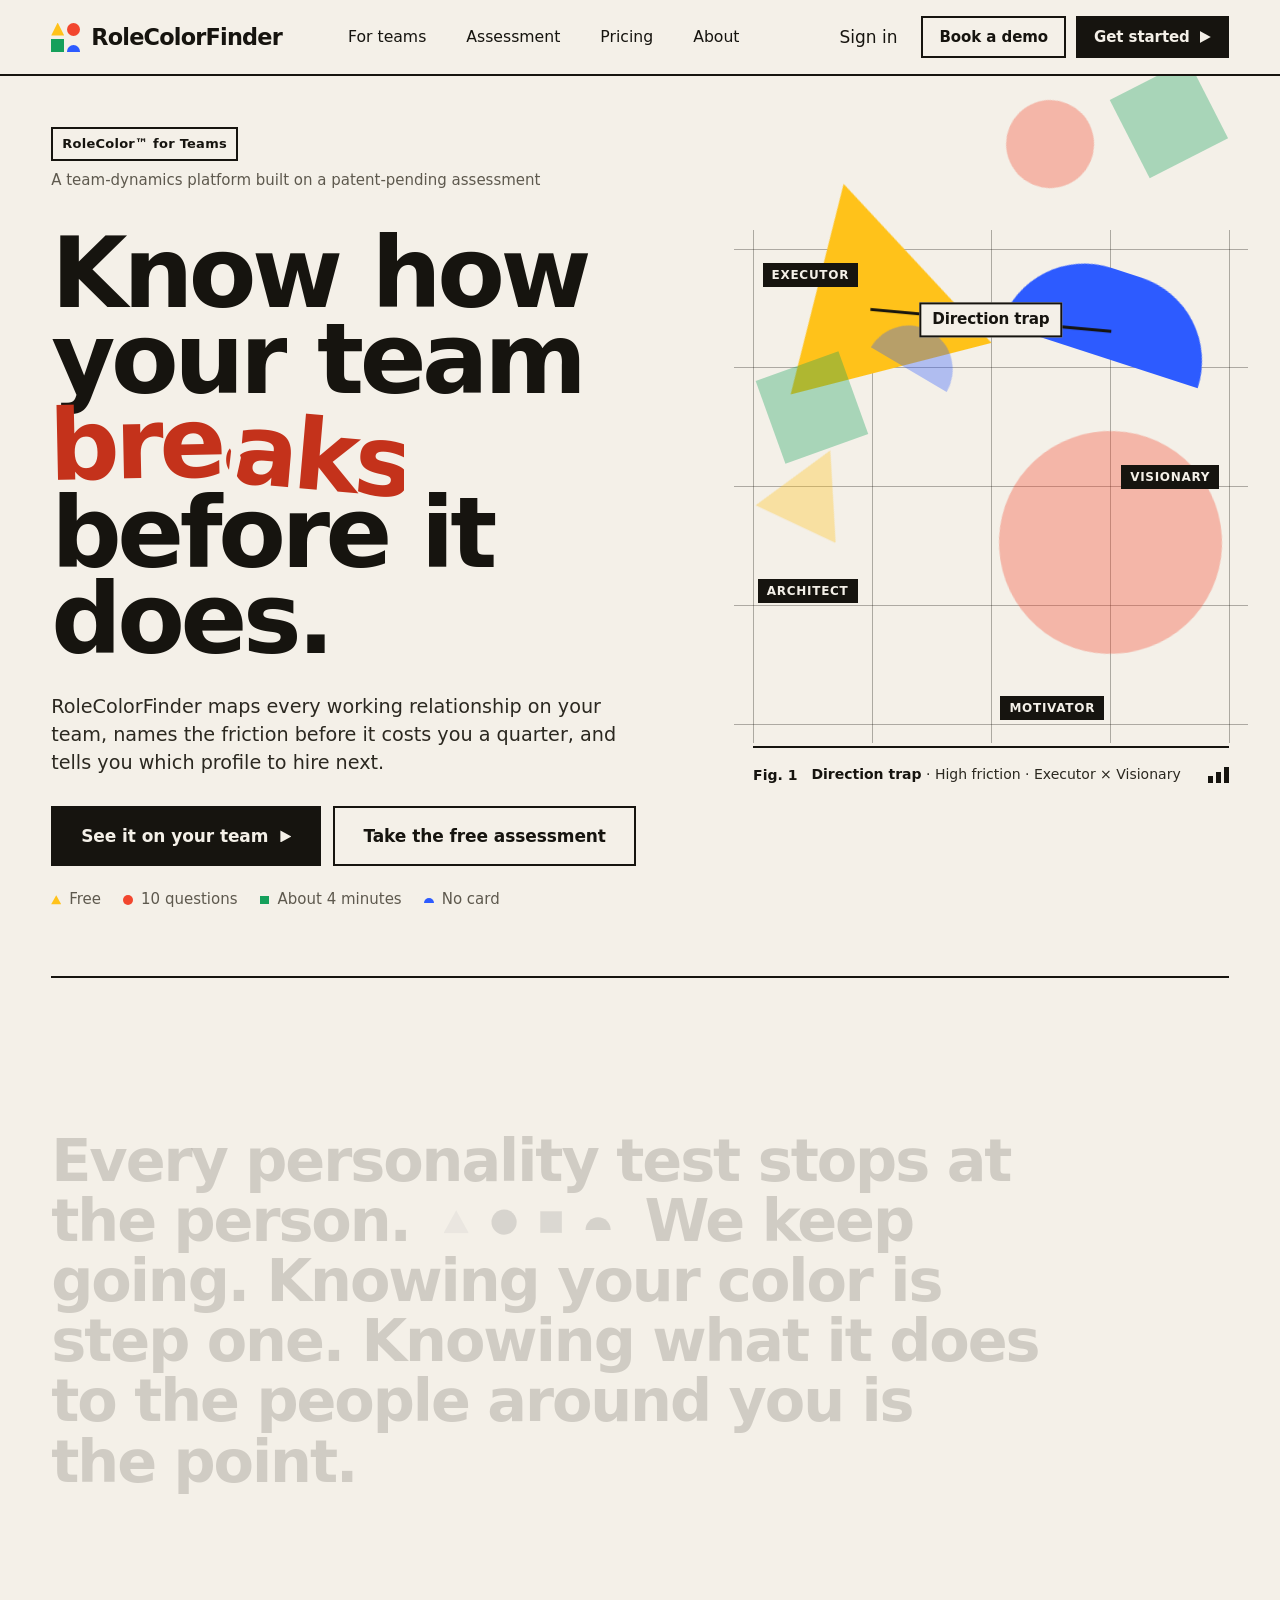
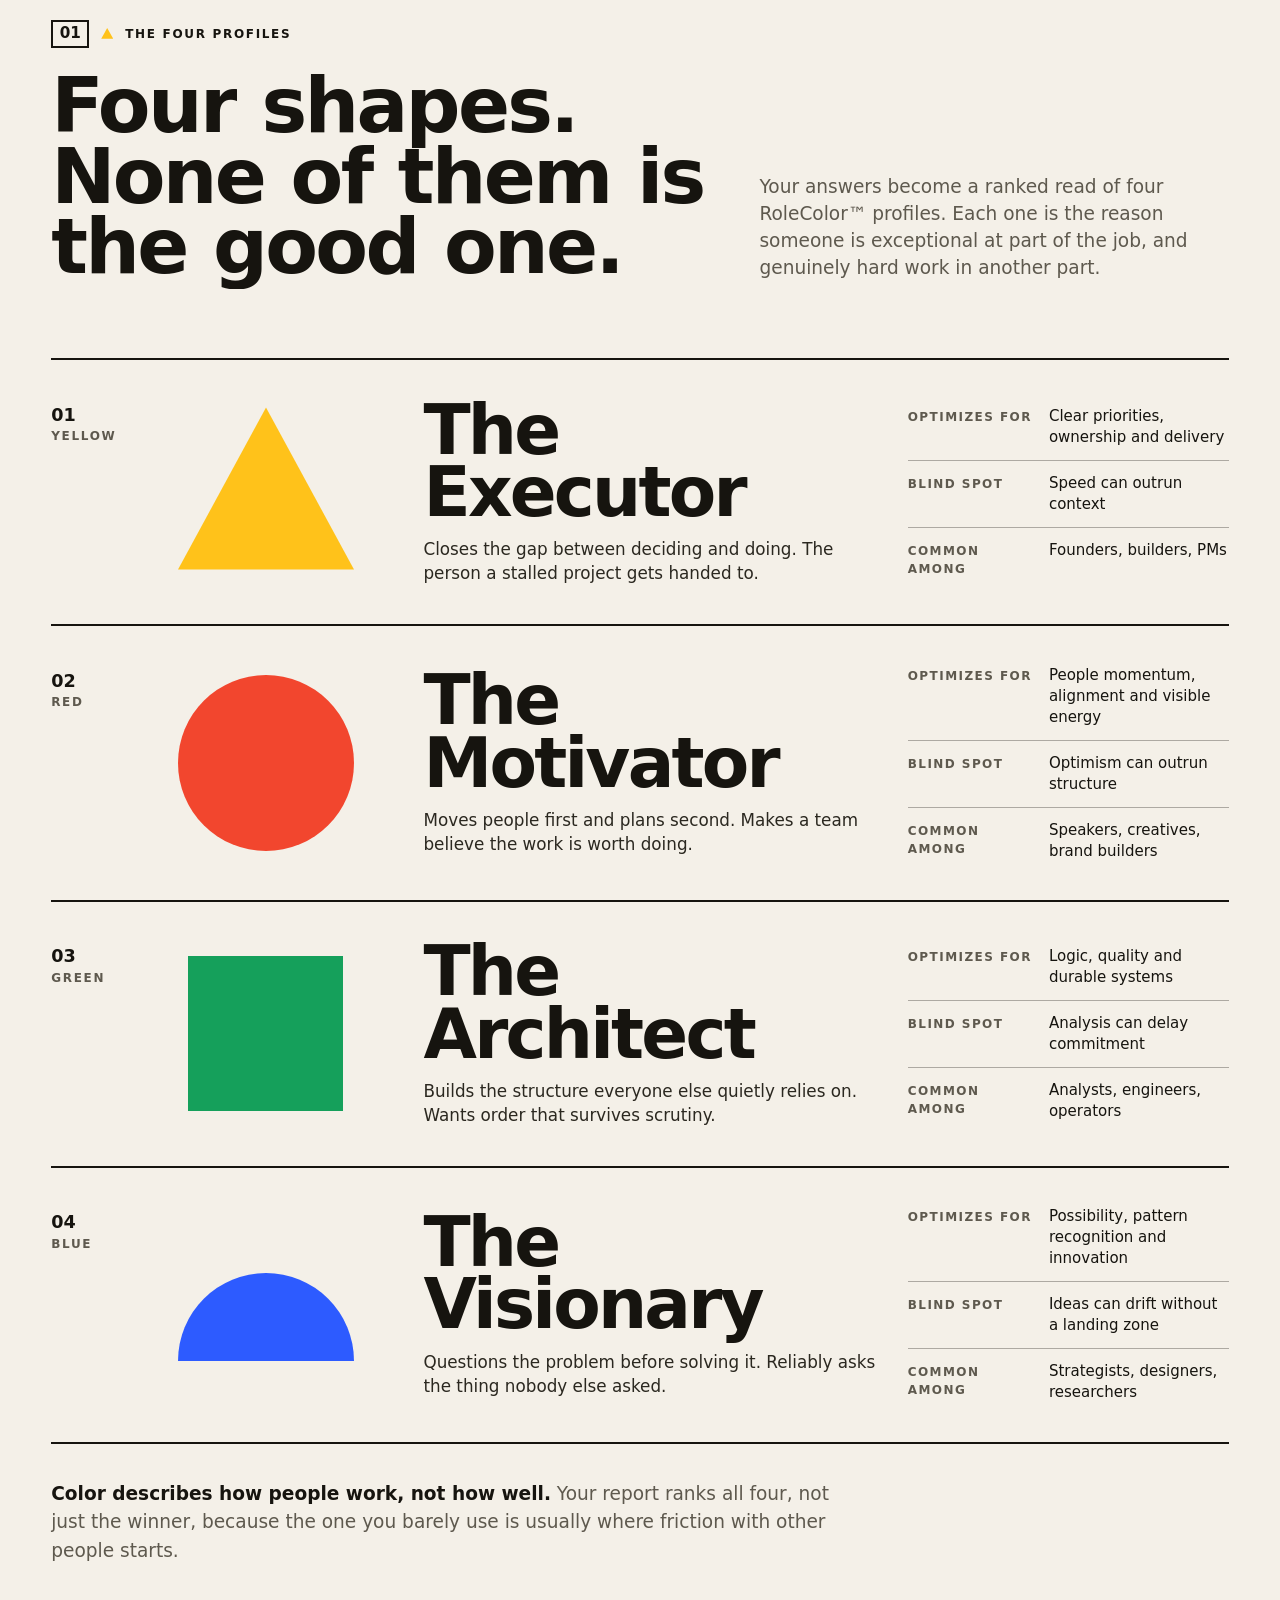
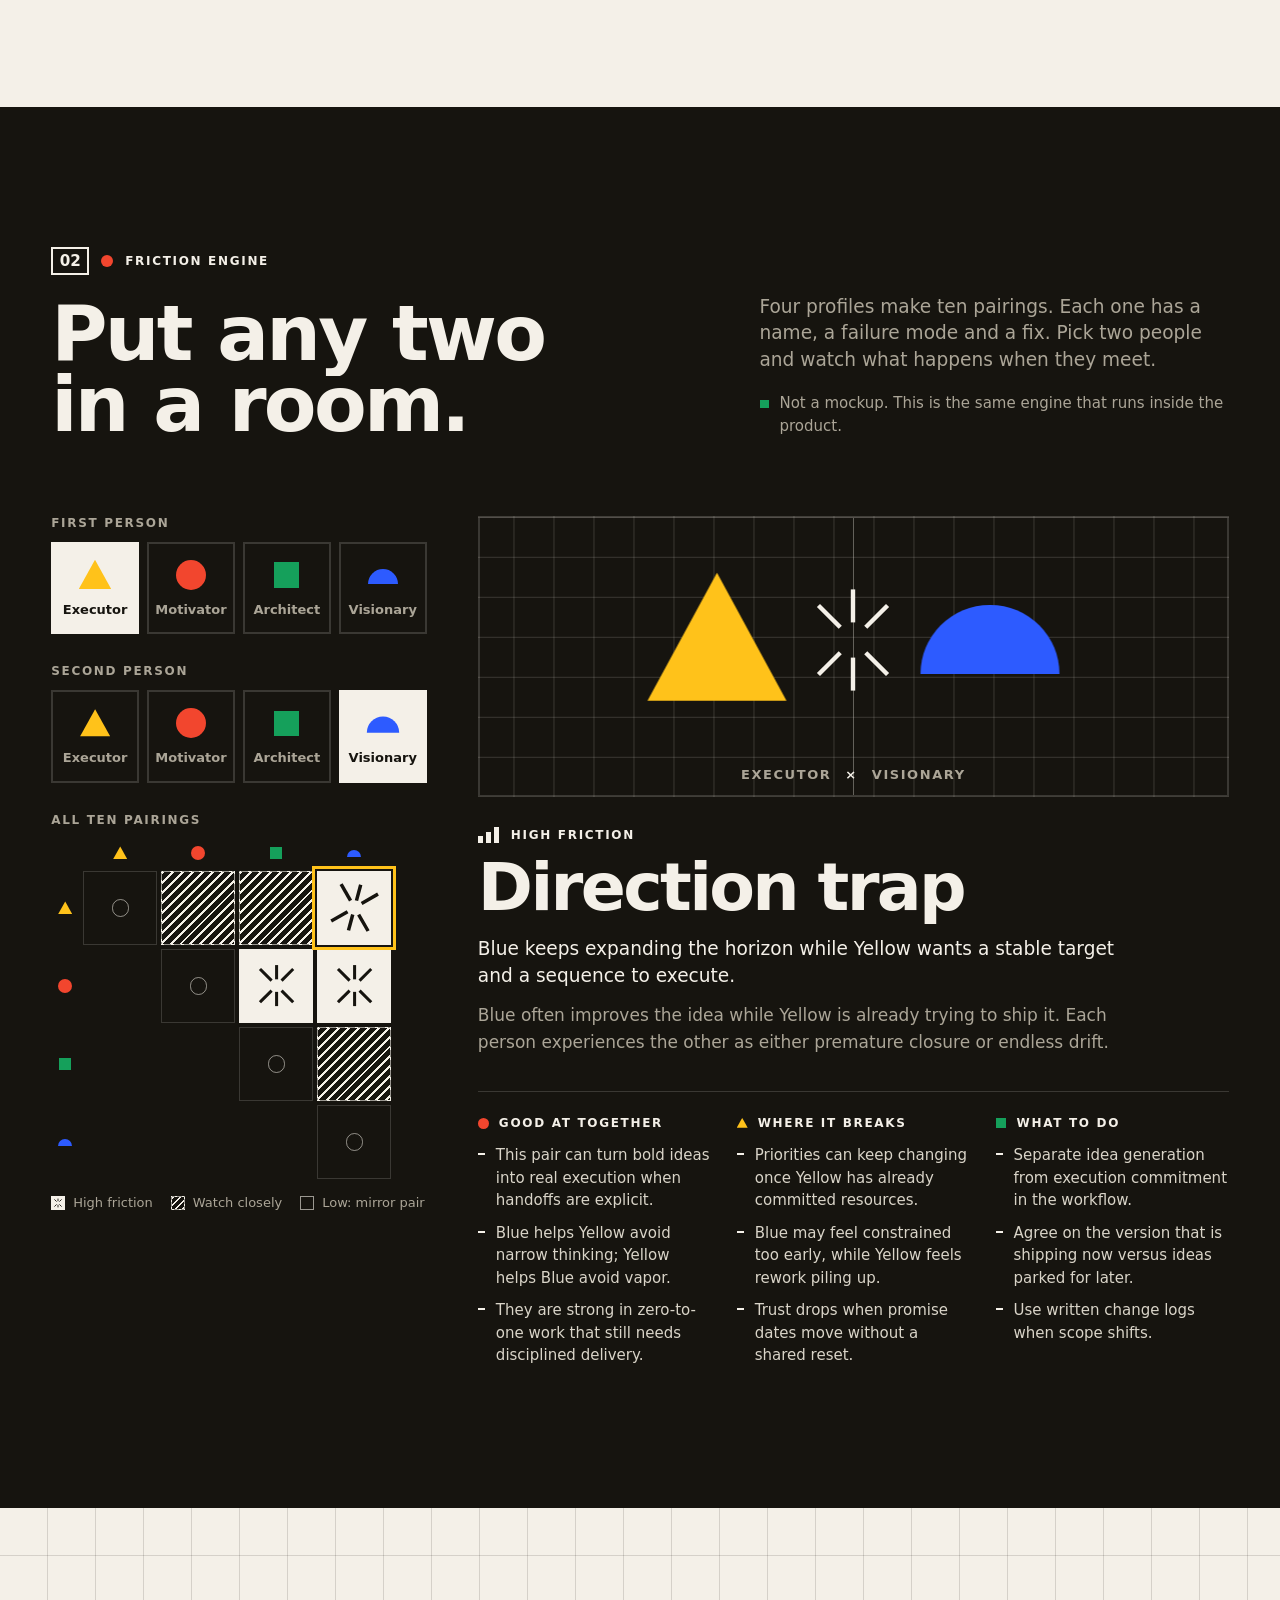
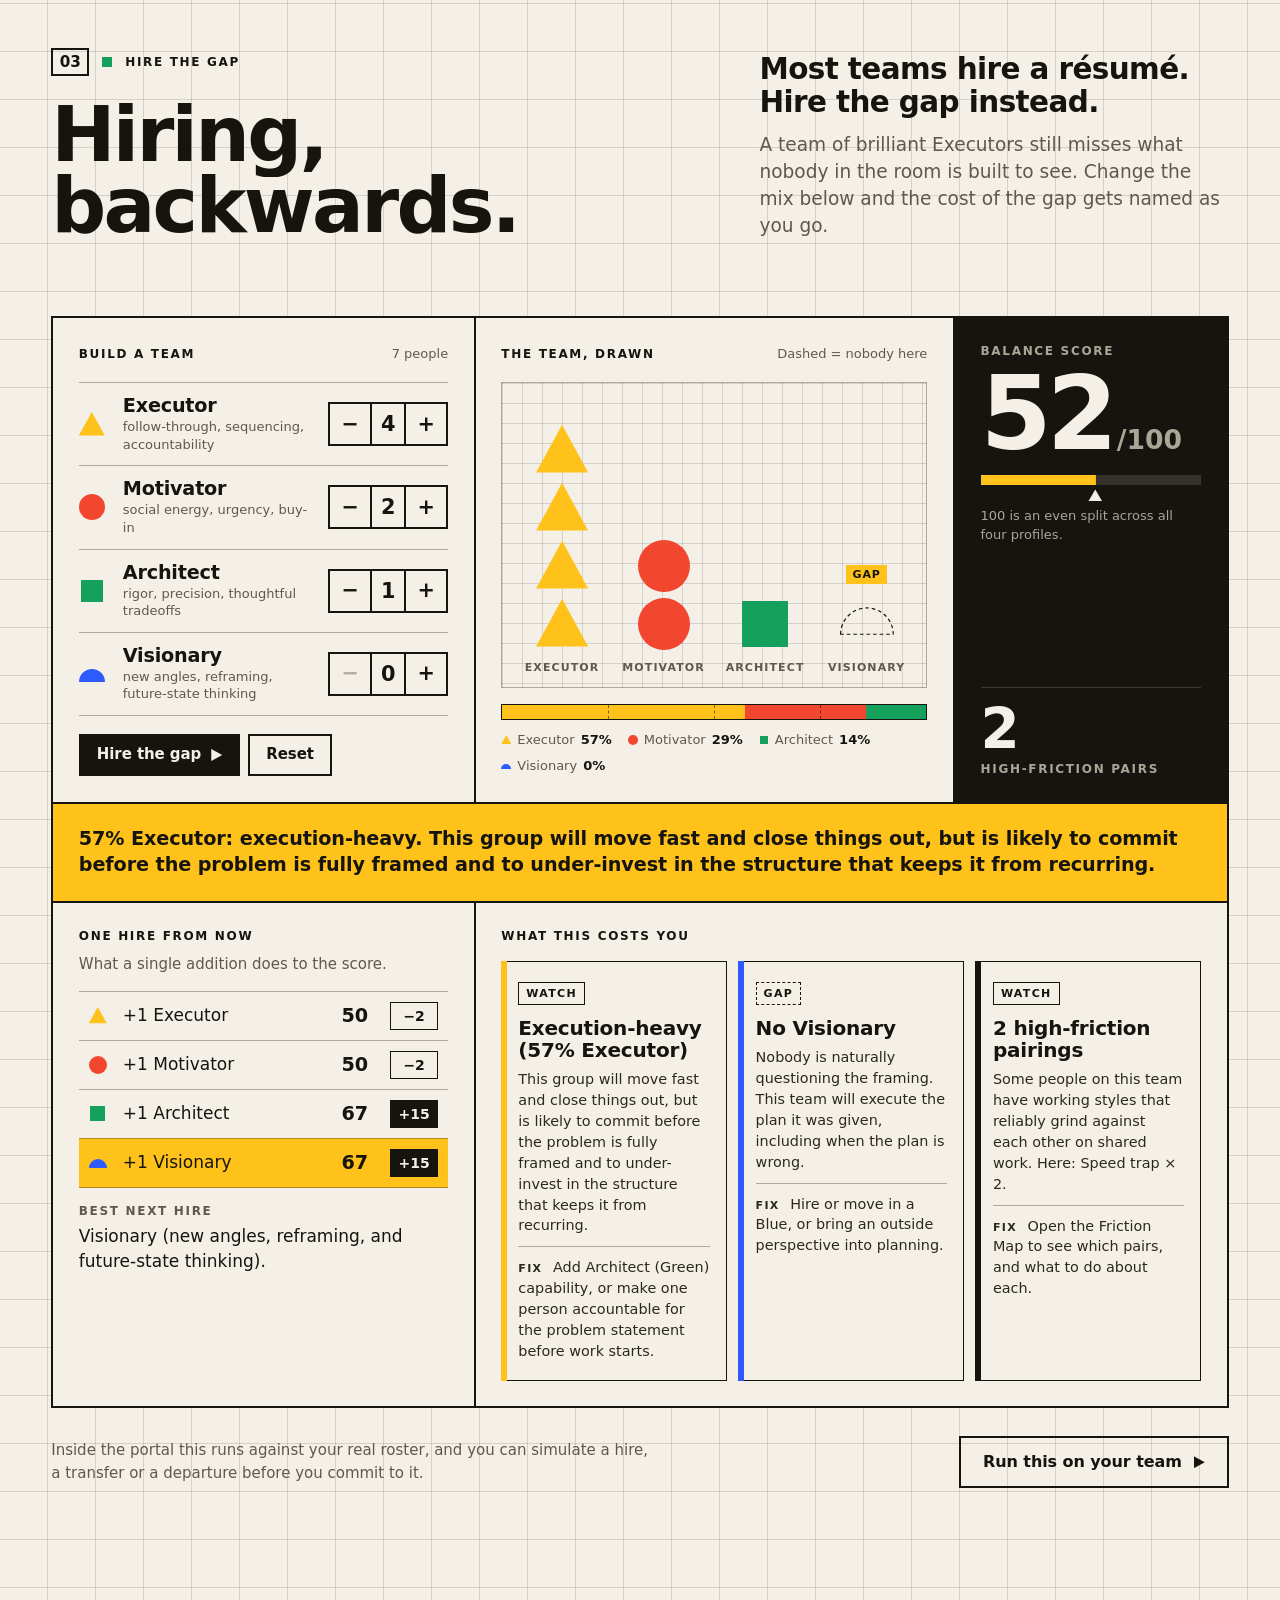
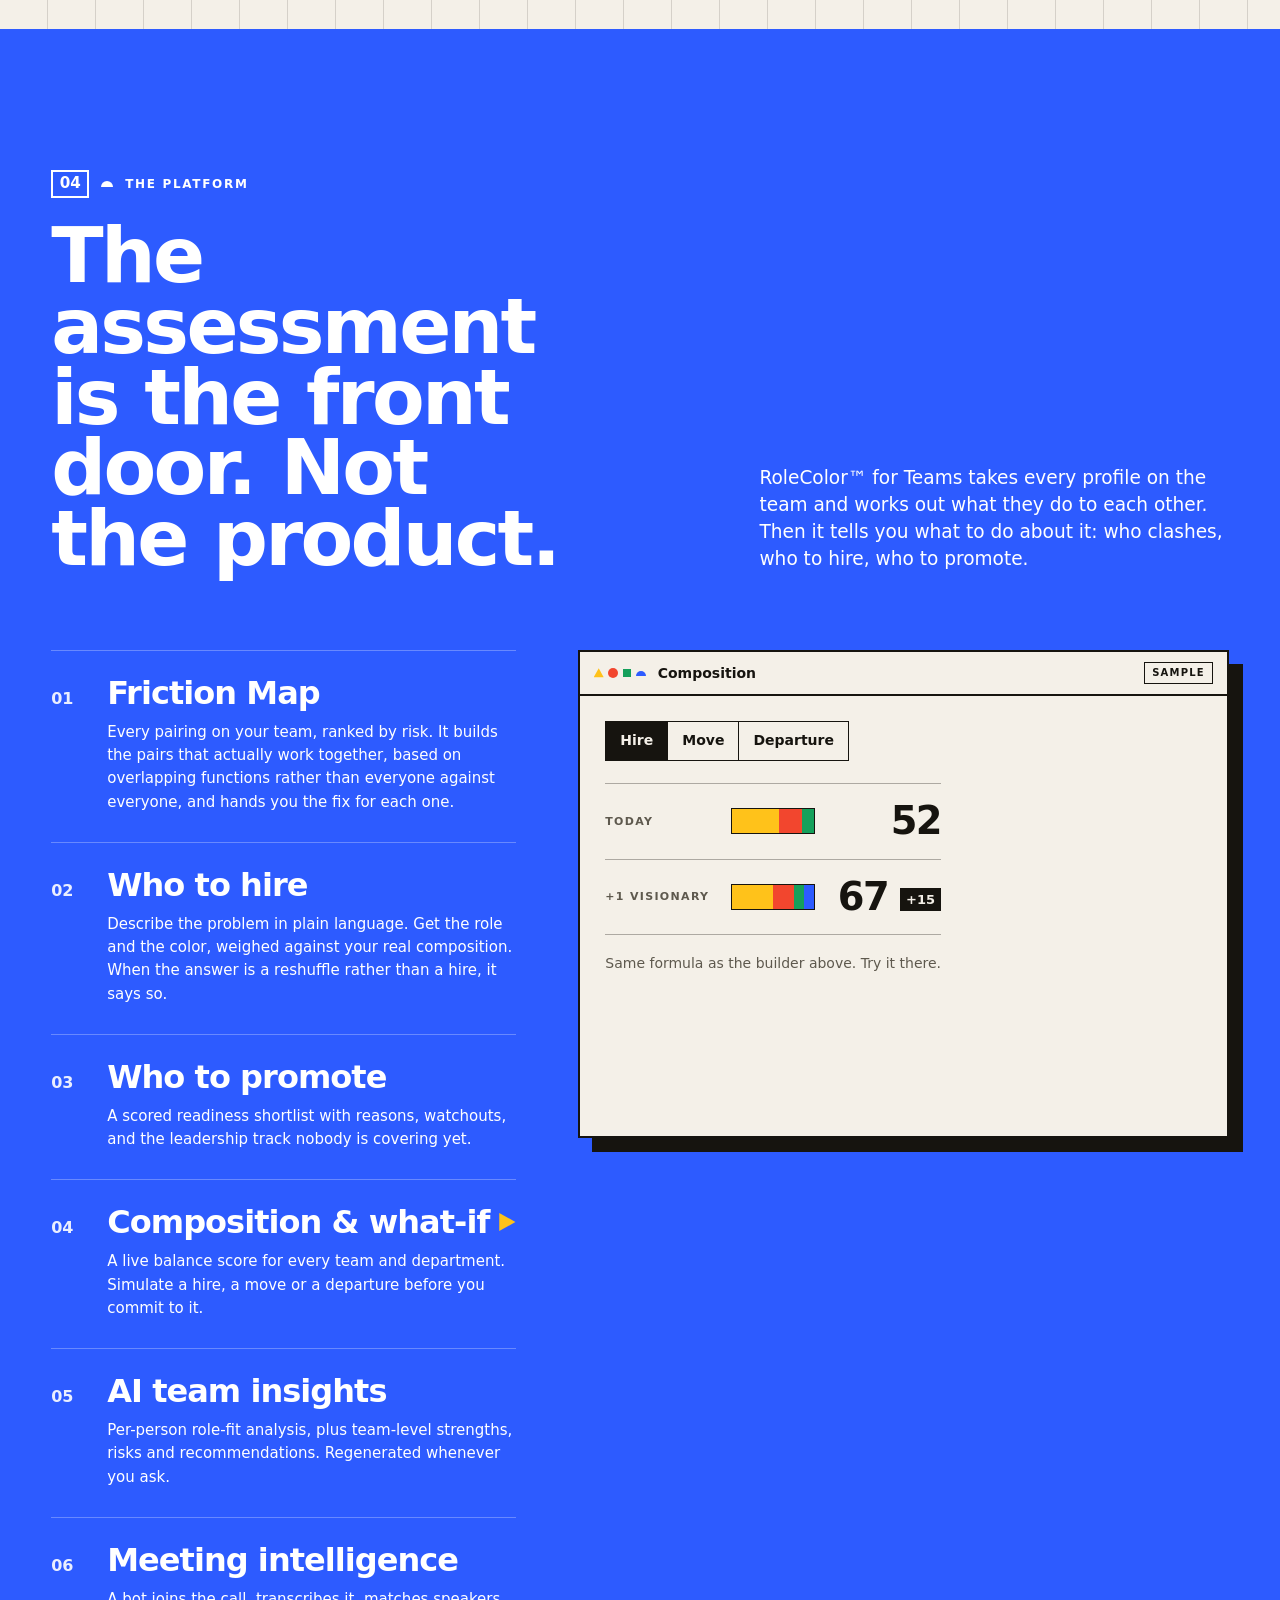
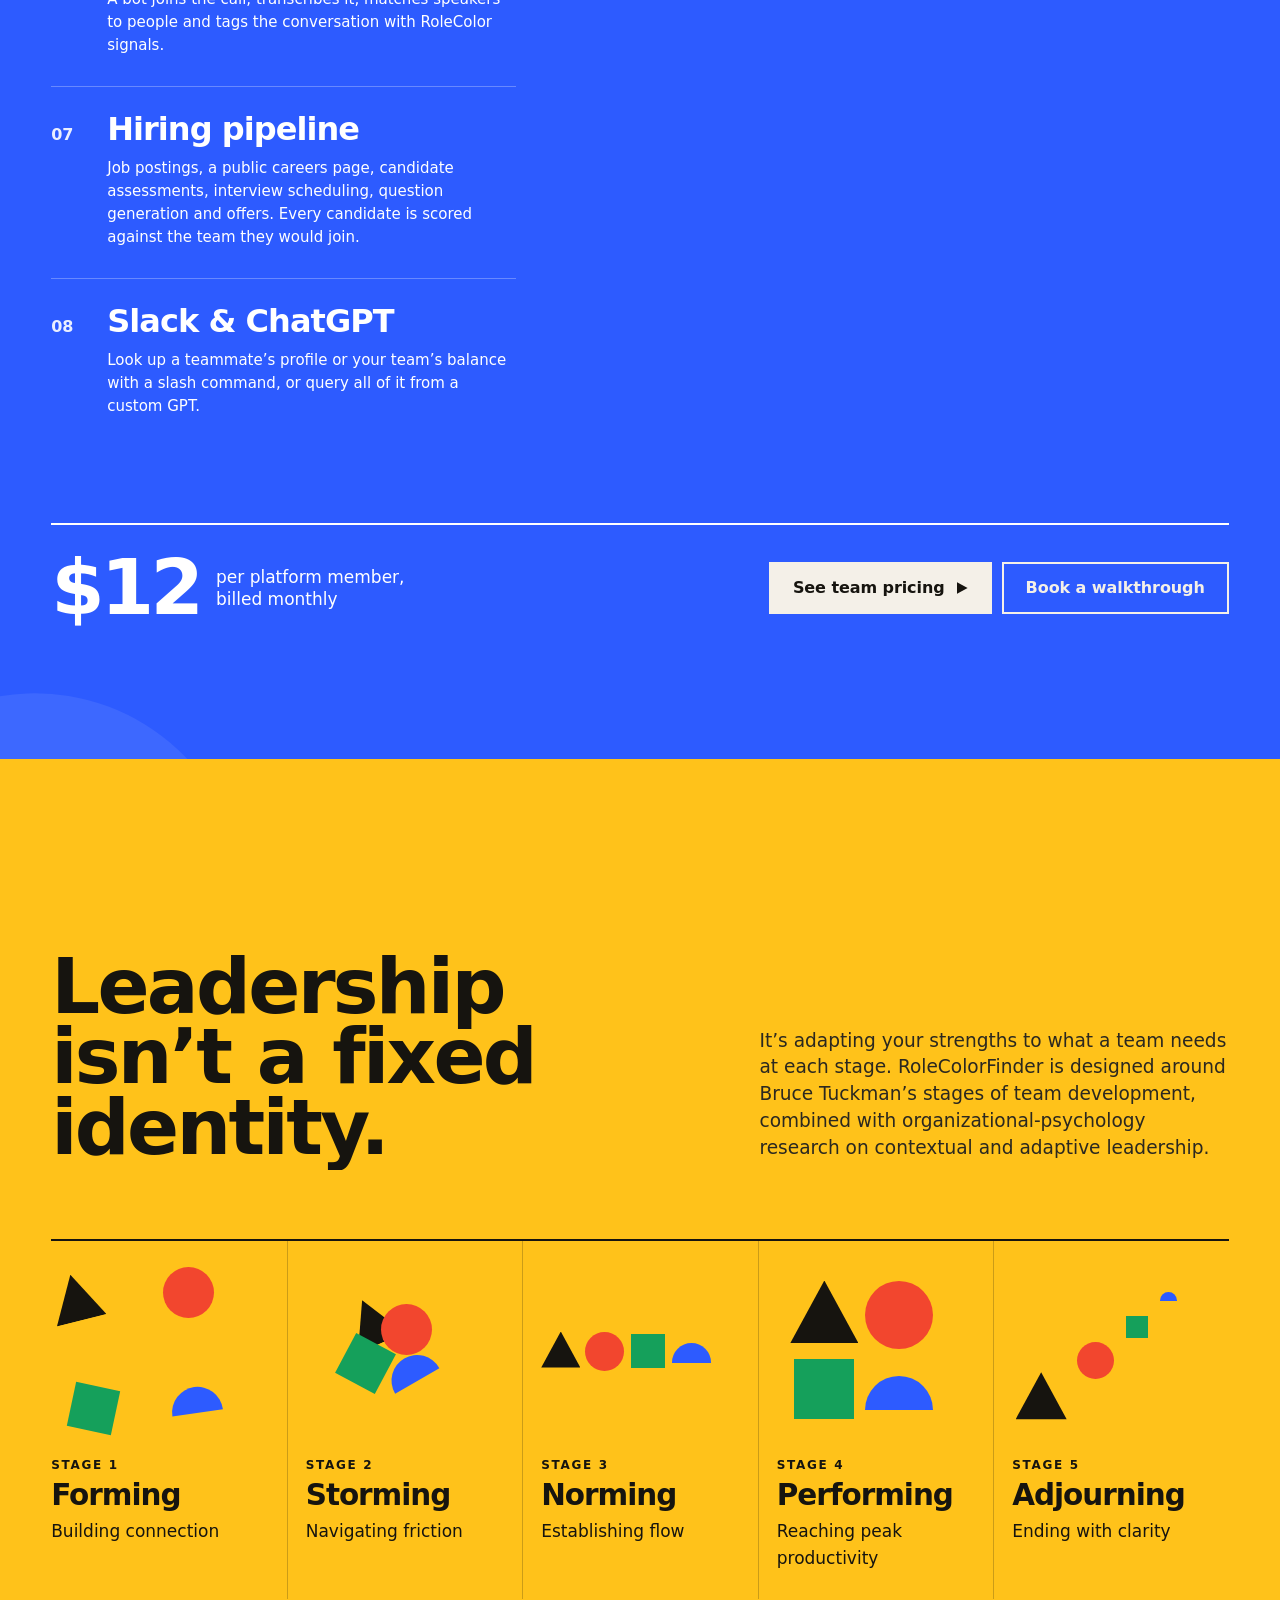
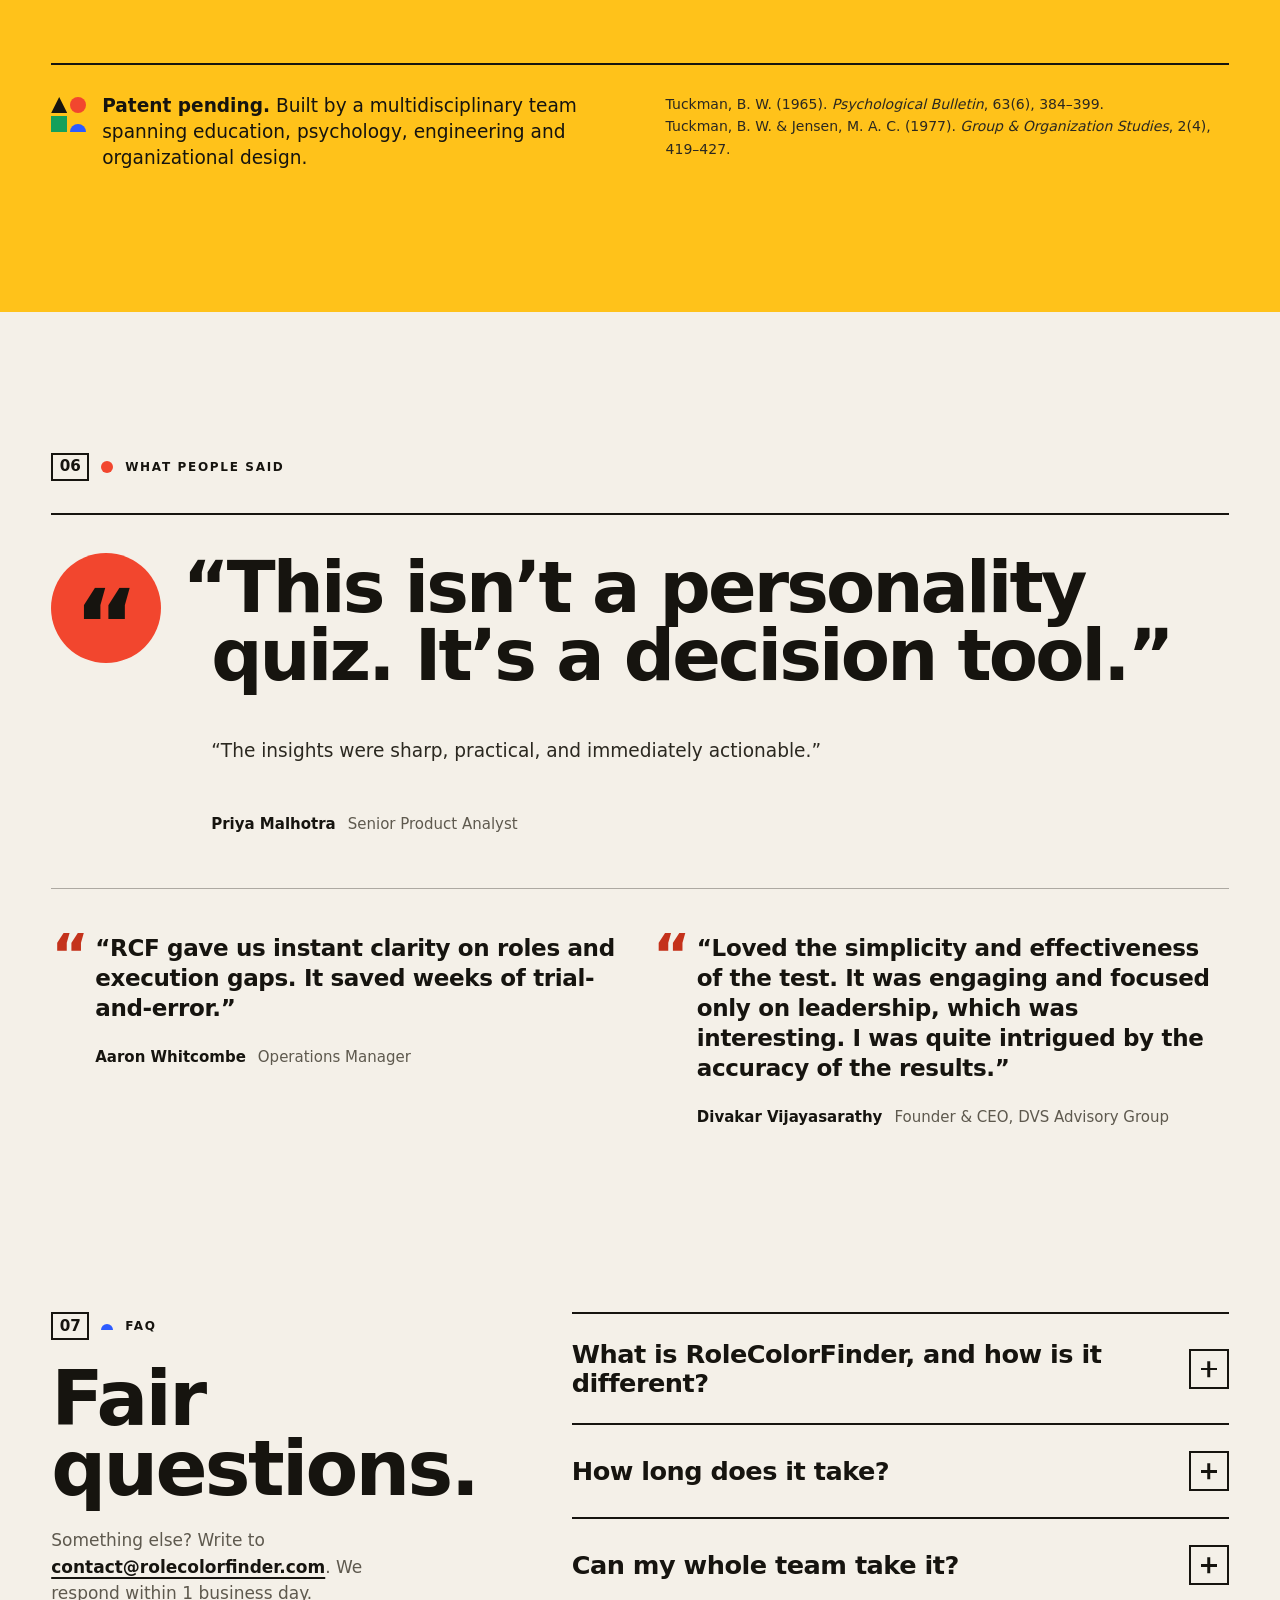
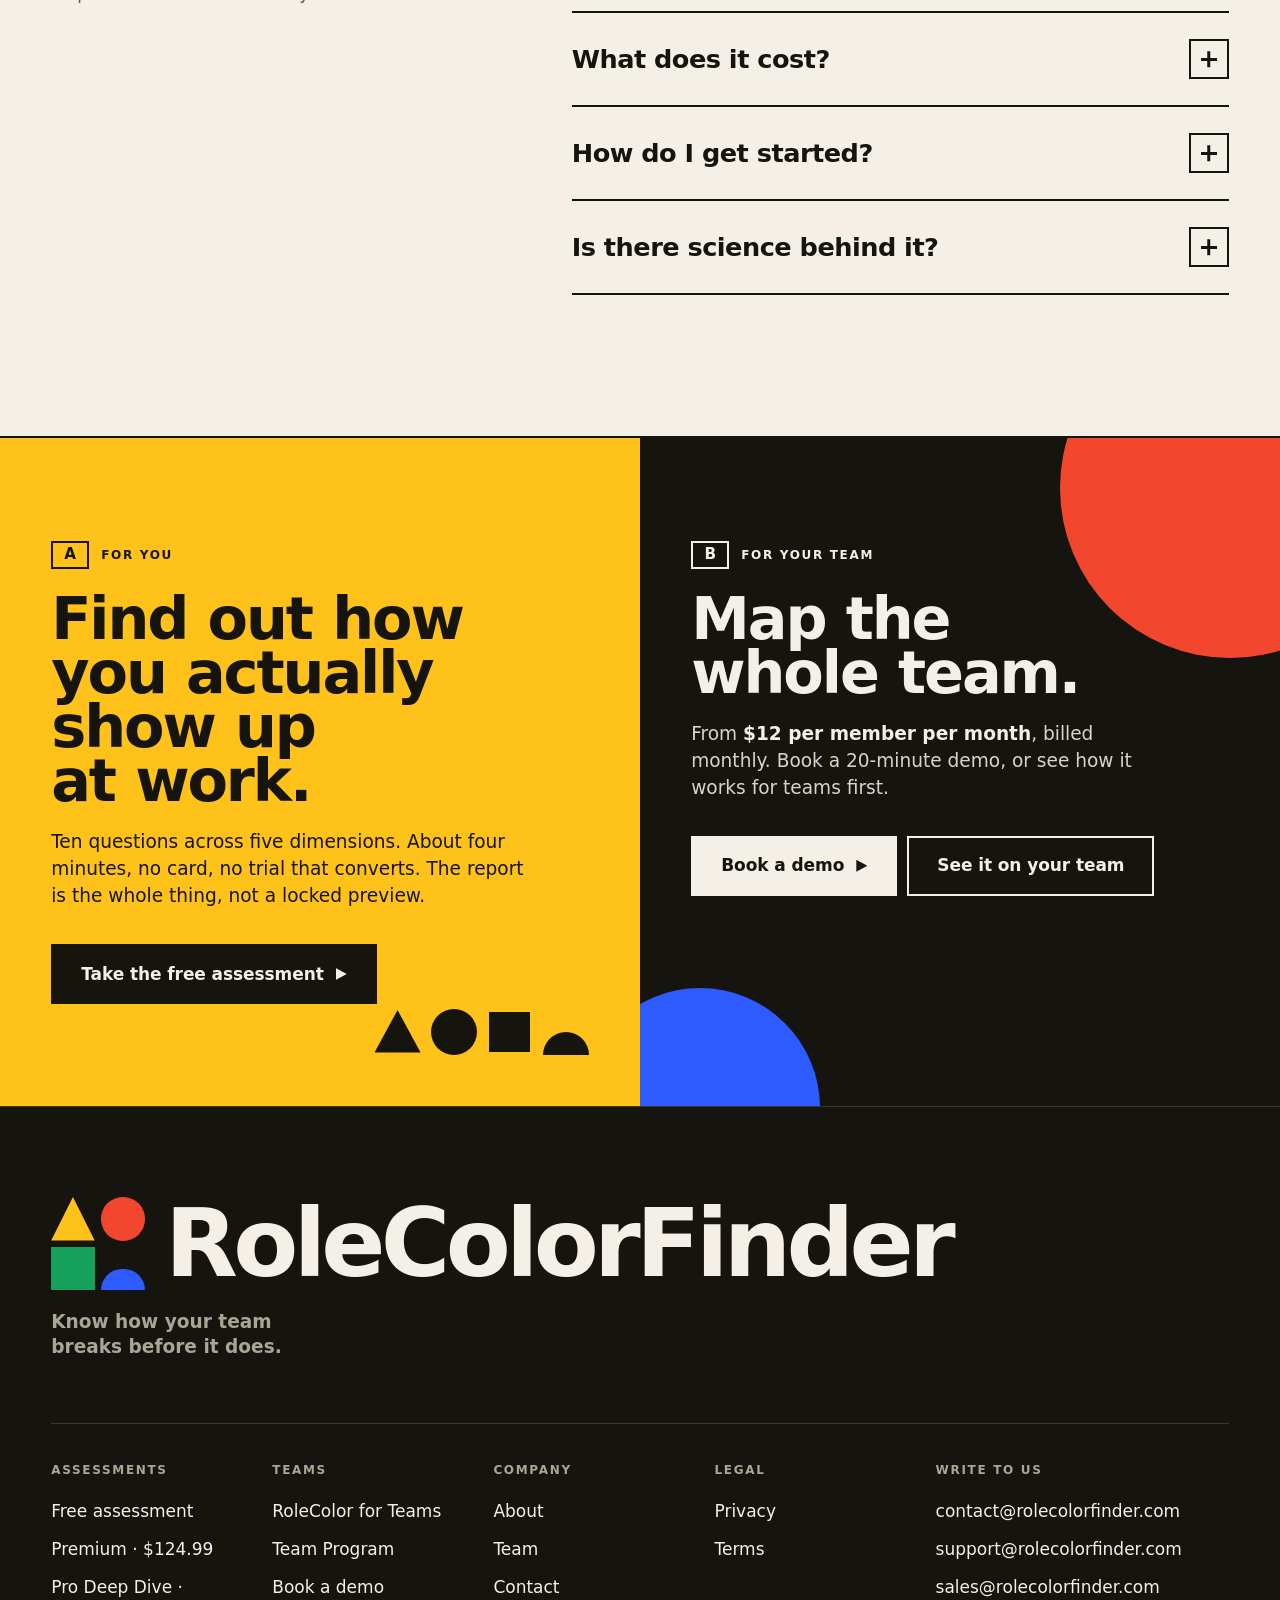
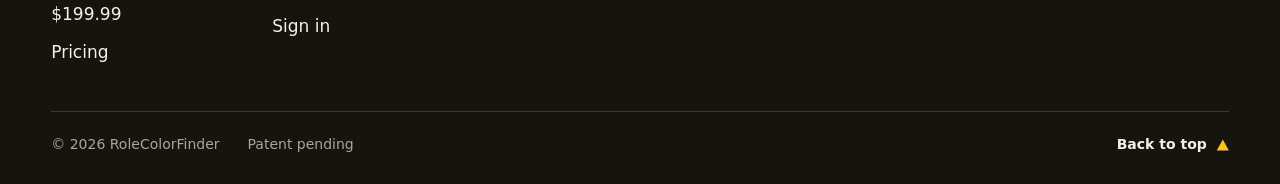
<file: concepts/primaries/index.html>
<!doctype html>
<html lang="en" class="no-js">
<head>
<meta charset="utf-8">
<meta name="viewport" content="width=device-width, initial-scale=1">
<title>RoleColorFinder | Know how your team breaks before it does</title>
<meta name="description" content="RoleColorFinder maps every working relationship on your team, names the friction before it costs you a quarter, and tells you which profile to hire next. Start with the free 10-question assessment.">
<meta name="theme-color" content="#F4F0E8">
<script>
  // Progressive enhancement: hidden start states only apply once this class is set.
  (function (d) {
    d.className = d.className.replace('no-js', 'js');
    // Reduced motion: never set up hidden start states.
    if (window.matchMedia && matchMedia('(prefers-reduced-motion: reduce)').matches) d.classList.add('no-anim');
    // Failsafe: if main.js never boots, show everything.
    setTimeout(function () { if (!window.RCF_READY) d.classList.add('no-anim'); }, 2600);
  })(document.documentElement);
</script>
<link rel="preconnect" href="https://api.fontshare.com" crossorigin>
<link rel="preconnect" href="https://cdn.fontshare.com" crossorigin>
<link rel="stylesheet" href="https://api.fontshare.com/v2/css?f[]=cabinet-grotesk@500,700,800,900&f[]=satoshi@400,500,700&display=swap">
<link rel="icon" href="data:image/svg+xml,%3Csvg xmlns='http://www.w3.org/2000/svg' viewBox='0 0 32 32'%3E%3Crect width='32' height='32' fill='%23F4F0E8'/%3E%3Cpath d='M8 2.5 14.5 14H1.5Z' fill='%23FFC21A'/%3E%3Ccircle cx='24' cy='8.5' r='6' fill='%23F2462E'/%3E%3Crect x='2.5' y='18.5' width='11' height='11' fill='%2315A05B'/%3E%3Cpath d='M18 29.5a6 6 0 0 1 12 0Z' fill='%232D5BFF'/%3E%3C/svg%3E">
<link rel="stylesheet" href="style.css">
</head>
<body>
<a class="skip" href="#main">Skip to content</a>

<!-- ===================================================== HEADER -->
<header class="site-head" data-head>
  <div class="wrap head-in">
    <a class="logo" href="index.html" aria-label="RoleColorFinder home">
      <span class="logo-mark" aria-hidden="true">
        <i class="lm lm--tri"></i><i class="lm lm--cir"></i><i class="lm lm--sq"></i><i class="lm lm--arc"></i>
      </span>
      <span class="logo-word">RoleColorFinder</span>
    </a>
    <nav class="nav" aria-label="Main">
      <a href="teams.html"><i class="shp shp--cir" aria-hidden="true"></i>For teams</a>
      <a href="assessment.html"><i class="shp shp--tri" aria-hidden="true"></i>Assessment</a>
      <a href="pricing.html"><i class="shp shp--sq" aria-hidden="true"></i>Pricing</a>
      <a href="about.html"><i class="shp shp--arc" aria-hidden="true"></i>About</a>
    </nav>
    <div class="head-cta">
      <a class="head-link" href="signin.html">Sign in</a>
      <a class="btn btn--line btn--sm" href="https://app.apollo.io/#/meet/sales">Book a demo</a>
      <a class="btn btn--sm" href="assessment.html">Get started<i class="arr" aria-hidden="true"></i></a>
    </div>
    <a class="btn btn--sm head-start" href="assessment.html">Get started</a>
    <button class="menu-btn" type="button" aria-expanded="false" aria-controls="menu" data-menu-open>
      <span class="menu-btn-label">Menu</span>
      <span class="menu-btn-icon" aria-hidden="true"><i></i><i></i></span>
    </button>
  </div>
</header>

<!-- Mobile menu -->
<div class="menu" id="menu" role="dialog" aria-modal="true" aria-label="Menu" data-menu hidden>
  <div class="menu-top wrap">
    <a class="logo logo--light" href="index.html" aria-label="RoleColorFinder home">
      <span class="logo-mark" aria-hidden="true">
        <i class="lm lm--tri"></i><i class="lm lm--cir"></i><i class="lm lm--sq"></i><i class="lm lm--arc"></i>
      </span>
      <span class="logo-word">RoleColorFinder</span>
    </a>
    <button class="menu-btn menu-btn--close" type="button" data-menu-close>
      <span class="menu-btn-label">Close</span>
      <span class="menu-btn-icon is-x" aria-hidden="true"><i></i><i></i></span>
    </button>
  </div>
  <nav class="menu-nav wrap" aria-label="Mobile">
    <a href="teams.html" style="--i:0"><i class="shp shp--cir" aria-hidden="true"></i><span>For teams</span></a>
    <a href="assessment.html" style="--i:1"><i class="shp shp--tri" aria-hidden="true"></i><span>Assessment</span></a>
    <a href="pricing.html" style="--i:2"><i class="shp shp--sq" aria-hidden="true"></i><span>Pricing</span></a>
    <a href="about.html" style="--i:3"><i class="shp shp--arc" aria-hidden="true"></i><span>About</span></a>
  </nav>
  <div class="menu-foot wrap">
    <a class="btn btn--paper" href="assessment.html">Get started<i class="arr" aria-hidden="true"></i></a>
    <a class="btn btn--ghost" href="https://app.apollo.io/#/meet/sales">Book a demo</a>
    <a class="menu-signin" href="signin.html">Sign in</a>
  </div>
  <div class="menu-deco" aria-hidden="true"><i class="md md--tri"></i><i class="md md--cir"></i><i class="md md--sq"></i><i class="md md--arc"></i></div>
</div>

<main id="main">

<!-- ===================================================== HERO -->
<section class="hero" id="top" aria-labelledby="hero-title">
  <div class="wrap hero-in">
    <div class="hero-copy">
      <p class="hero-kicker" data-enter><span class="kick-no">RoleColor™ for Teams</span><span>A team-dynamics platform built on a patent-pending assessment</span></p>
      <h1 class="display hero-title" id="hero-title">
        <span class="w"><span class="wi">Know</span></span>
        <span class="w"><span class="wi">how</span></span>
        <span class="w"><span class="wi">your</span></span>
        <span class="w"><span class="wi">team</span></span>
        <span class="w"><span class="wi"><span class="crack" data-t="breaks" data-crack>breaks</span></span></span>
        <span class="w"><span class="wi">before</span></span>
        <span class="w"><span class="wi">it</span></span>
        <span class="w"><span class="wi">does.</span></span>
      </h1>
      <p class="hero-lede" data-enter>RoleColorFinder maps every working relationship on your team, names the friction before it costs you a quarter, and tells you which profile to hire next.</p>
      <div class="hero-ctas" data-enter>
        <a class="btn btn--lg" href="teams.html">See it on your team<i class="arr" aria-hidden="true"></i></a>
        <a class="btn btn--line btn--lg" href="assessment.html">Take the free assessment</a>
      </div>
      <p class="hero-note" data-enter>
        <span><i class="shp shp--tri" aria-hidden="true"></i>Free</span>
        <span><i class="shp shp--cir" aria-hidden="true"></i>10 questions</span>
        <span><i class="shp shp--sq" aria-hidden="true"></i>About 4 minutes</span>
        <span><i class="shp shp--arc" aria-hidden="true"></i>No card</span>
      </p>
    </div>

    <figure class="hero-art" data-hero>
      <div class="art" role="img" aria-label="A sample team drawn as eight shapes: yellow triangles for Executors, red circles for Motivators, green squares for Architects and blue half-circles for Visionaries. Lines flag the risky pairs, such as the Direction trap between an Executor and a Visionary.">
        <div class="art-grid" aria-hidden="true">
          <i class="gv" style="--p:0"></i><i class="gv" style="--p:1"></i><i class="gv" style="--p:2"></i><i class="gv" style="--p:3"></i><i class="gv" style="--p:4"></i>
          <i class="gh" style="--p:0"></i><i class="gh" style="--p:1"></i><i class="gh" style="--p:2"></i><i class="gh" style="--p:3"></i><i class="gh" style="--p:4"></i>
        </div>
        <svg class="art-links" viewBox="0 0 100 100" preserveAspectRatio="none" aria-hidden="true">
          <line class="art-link" data-link x1="25" y1="31" x2="75" y2="42" />
        </svg>
        <div class="hs" data-hs="t1" data-kind="tri" data-depth="14" style="--x:0%;--y:0%;--w:50%;--h:50%;--c:var(--yellow);--dx:5px;--dy:-4px;--dr:-2deg;--dur:9s">
          <div class="hs-p"><div class="hs-d"><div class="hs-j"><div class="hs-f f-tri"></div></div></div></div>
          <span class="hs-tag hs-tag--tl">Executor</span>
        </div>
        <div class="hs" data-hs="c1" data-kind="cir" data-depth="26" style="--x:50%;--y:0%;--w:25%;--h:25%;--c:var(--red);--dx:-4px;--dy:6px;--dr:0deg;--dur:7s">
          <div class="hs-p"><div class="hs-d"><div class="hs-j"><div class="hs-f f-cir"></div></div></div></div>
        </div>
        <div class="hs" data-hs="s1" data-kind="sq" data-depth="30" style="--x:75%;--y:0%;--w:25%;--h:25%;--c:var(--green);--dx:3px;--dy:5px;--dr:4deg;--dur:11s">
          <div class="hs-p"><div class="hs-d"><div class="hs-j"><div class="hs-f f-sq"></div></div></div></div>
        </div>
        <div class="hs" data-hs="a1" data-kind="arc" data-depth="18" style="--x:50%;--y:25%;--w:50%;--h:25%;--c:var(--blue);--dx:-6px;--dy:-3px;--dr:0deg;--dur:10s">
          <div class="hs-p"><div class="hs-d"><div class="hs-j"><div class="hs-f f-arc"></div></div></div></div>
          <span class="hs-tag hs-tag--br">Visionary</span>
        </div>
        <div class="hs" data-hs="s2" data-kind="sq" data-depth="22" style="--x:0%;--y:50%;--w:25%;--h:25%;--c:var(--green);--dx:4px;--dy:4px;--dr:-3deg;--dur:8s">
          <div class="hs-p"><div class="hs-d"><div class="hs-j"><div class="hs-f f-sq"></div></div></div></div>
          <span class="hs-tag hs-tag--bl">Architect</span>
        </div>
        <div class="hs" data-hs="a2" data-kind="arc" data-depth="34" style="--x:25%;--y:50%;--w:25%;--h:25%;--c:var(--blue);--dx:-3px;--dy:5px;--dr:0deg;--dur:12s">
          <div class="hs-p"><div class="hs-d"><div class="hs-j hs-j--low"><div class="hs-f f-arc"></div></div></div></div>
        </div>
        <div class="hs hs--big" data-hs="c2" data-kind="cir" data-depth="10" style="--x:50%;--y:50%;--w:50%;--h:50%;--c:var(--red);--dx:-5px;--dy:-5px;--dr:0deg;--dur:10.5s">
          <div class="hs-p"><div class="hs-d"><div class="hs-j"><div class="hs-f f-cir"></div></div></div></div>
          <span class="hs-tag hs-tag--bl">Motivator</span>
        </div>
        <div class="hs" data-hs="t2" data-kind="tri" data-depth="28" style="--x:0%;--y:75%;--w:25%;--h:25%;--c:var(--yellow);--dx:5px;--dy:-3px;--dr:5deg;--dur:9.5s">
          <div class="hs-p"><div class="hs-d"><div class="hs-j"><div class="hs-f f-tri"></div></div></div></div>
        </div>
        <span class="art-flag" data-flag aria-hidden="true">Direction trap</span>
      </div>
      <figcaption class="art-cap">
        <span class="art-cap-k">Fig. 1</span>
        <span class="art-read" data-readout>A sample team of eight. Every pair gets checked.</span>
        <span class="meter" data-meter data-level="0" aria-hidden="true"><i></i><i></i><i></i></span>
      </figcaption>
    </figure>
  </div>
  <div class="hero-rule wrap" aria-hidden="true"><i></i></div>
</section>

<!-- ===================================================== MANIFESTO -->
<section class="manifesto" aria-label="Why RoleColorFinder">
  <div class="wrap">
    <p class="manifesto-text" data-scrub>
      Every personality test stops at the person.
      <span class="inline-shapes" aria-hidden="true"><i class="shp shp--tri"></i><i class="shp shp--cir"></i><i class="shp shp--sq"></i><i class="shp shp--arc"></i></span>
      We keep going. Knowing your color is step one. Knowing what it does to the people around you is the point.
    </p>
  </div>
</section>

<!-- ===================================================== 01 PROFILES -->
<section class="sec profiles" id="profiles" aria-labelledby="profiles-title">
  <div class="wrap">
    <header class="sec-head sec-head--split">
      <div>
        <p class="tag" data-reveal><span class="tag-no">01</span><i class="shp shp--tri" aria-hidden="true"></i>The four profiles</p>
        <h2 class="h2" id="profiles-title" data-split>Four shapes. None of them is the good one.</h2>
      </div>
      <p class="lede" data-reveal>Your answers become a ranked read of four RoleColor™ profiles. Each one is the reason someone is exceptional at part of the job, and genuinely hard work in another part.</p>
    </header>

    <ol class="specimens">
      <li class="spec" style="--c:var(--yellow);--tint:var(--yellow-tint)" data-spec="tri" data-reveal>
        <div class="spec-idx"><span class="spec-no">01</span><span class="spec-color">Yellow</span></div>
        <div class="spec-shape" aria-hidden="true"><i class="f-tri"></i></div>
        <div class="spec-main">
          <h3 class="spec-name">The Executor</h3>
          <p class="spec-line">Closes the gap between deciding and doing. The person a stalled project gets handed to.</p>
        </div>
        <dl class="spec-facts">
          <div><dt>Optimizes for</dt><dd>Clear priorities, ownership and delivery</dd></div>
          <div><dt>Blind spot</dt><dd>Speed can outrun context</dd></div>
          <div><dt>Common among</dt><dd>Founders, builders, PMs</dd></div>
        </dl>
      </li>
      <li class="spec" style="--c:var(--red);--tint:var(--red-tint)" data-spec="cir" data-reveal>
        <div class="spec-idx"><span class="spec-no">02</span><span class="spec-color">Red</span></div>
        <div class="spec-shape" aria-hidden="true"><i class="f-cir"></i></div>
        <div class="spec-main">
          <h3 class="spec-name">The Motivator</h3>
          <p class="spec-line">Moves people first and plans second. Makes a team believe the work is worth doing.</p>
        </div>
        <dl class="spec-facts">
          <div><dt>Optimizes for</dt><dd>People momentum, alignment and visible energy</dd></div>
          <div><dt>Blind spot</dt><dd>Optimism can outrun structure</dd></div>
          <div><dt>Common among</dt><dd>Speakers, creatives, brand builders</dd></div>
        </dl>
      </li>
      <li class="spec" style="--c:var(--green);--tint:var(--green-tint)" data-spec="sq" data-reveal>
        <div class="spec-idx"><span class="spec-no">03</span><span class="spec-color">Green</span></div>
        <div class="spec-shape" aria-hidden="true"><i class="f-sq"></i></div>
        <div class="spec-main">
          <h3 class="spec-name">The Architect</h3>
          <p class="spec-line">Builds the structure everyone else quietly relies on. Wants order that survives scrutiny.</p>
        </div>
        <dl class="spec-facts">
          <div><dt>Optimizes for</dt><dd>Logic, quality and durable systems</dd></div>
          <div><dt>Blind spot</dt><dd>Analysis can delay commitment</dd></div>
          <div><dt>Common among</dt><dd>Analysts, engineers, operators</dd></div>
        </dl>
      </li>
      <li class="spec" style="--c:var(--blue);--tint:var(--blue-tint)" data-spec="arc" data-reveal>
        <div class="spec-idx"><span class="spec-no">04</span><span class="spec-color">Blue</span></div>
        <div class="spec-shape" aria-hidden="true"><i class="f-arc"></i></div>
        <div class="spec-main">
          <h3 class="spec-name">The Visionary</h3>
          <p class="spec-line">Questions the problem before solving it. Reliably asks the thing nobody else asked.</p>
        </div>
        <dl class="spec-facts">
          <div><dt>Optimizes for</dt><dd>Possibility, pattern recognition and innovation</dd></div>
          <div><dt>Blind spot</dt><dd>Ideas can drift without a landing zone</dd></div>
          <div><dt>Common among</dt><dd>Strategists, designers, researchers</dd></div>
        </dl>
      </li>
    </ol>
    <p class="profiles-foot" data-reveal><strong>Color describes how people work, not how well.</strong> Your report ranks all four, not just the winner, because the one you barely use is usually where friction with other people starts.</p>
  </div>
</section>

<!-- ===================================================== 02 FRICTION ENGINE -->
<section class="sec sec--ink friction" id="friction" aria-labelledby="friction-title">
  <div class="wrap">
    <header class="sec-head sec-head--split">
      <div>
        <p class="tag" data-reveal><span class="tag-no">02</span><i class="shp shp--cir" aria-hidden="true"></i>Friction engine</p>
        <h2 class="h2" id="friction-title" data-split>Put any two in a room.</h2>
      </div>
      <div class="lede-stack" data-reveal>
        <p class="lede">Four profiles make ten pairings. Each one has a name, a failure mode and a fix. Pick two people and watch what happens when they meet.</p>
        <p class="aside"><i class="shp shp--sq" aria-hidden="true"></i>Not a mockup. This is the same engine that runs inside the product.</p>
      </div>
    </header>

    <div class="fe" data-friction>
      <div class="fe-controls">
        <fieldset class="picker">
          <legend class="label">First person</legend>
          <div class="picker-row">
            <label class="pick"><input type="radio" name="fe-a" value="Yellow" checked><span class="pick-tile"><i class="shp shp--tri" aria-hidden="true"></i><span>Executor</span></span></label>
            <label class="pick"><input type="radio" name="fe-a" value="Red"><span class="pick-tile"><i class="shp shp--cir" aria-hidden="true"></i><span>Motivator</span></span></label>
            <label class="pick"><input type="radio" name="fe-a" value="Green"><span class="pick-tile"><i class="shp shp--sq" aria-hidden="true"></i><span>Architect</span></span></label>
            <label class="pick"><input type="radio" name="fe-a" value="Blue"><span class="pick-tile"><i class="shp shp--arc" aria-hidden="true"></i><span>Visionary</span></span></label>
          </div>
        </fieldset>
        <fieldset class="picker">
          <legend class="label">Second person</legend>
          <div class="picker-row">
            <label class="pick"><input type="radio" name="fe-b" value="Yellow"><span class="pick-tile"><i class="shp shp--tri" aria-hidden="true"></i><span>Executor</span></span></label>
            <label class="pick"><input type="radio" name="fe-b" value="Red"><span class="pick-tile"><i class="shp shp--cir" aria-hidden="true"></i><span>Motivator</span></span></label>
            <label class="pick"><input type="radio" name="fe-b" value="Green"><span class="pick-tile"><i class="shp shp--sq" aria-hidden="true"></i><span>Architect</span></span></label>
            <label class="pick"><input type="radio" name="fe-b" value="Blue" checked><span class="pick-tile"><i class="shp shp--arc" aria-hidden="true"></i><span>Visionary</span></span></label>
          </div>
        </fieldset>

        <div class="matrix-wrap">
          <p class="label" id="matrix-label">All ten pairings</p>
          <div class="matrix" data-matrix role="group" aria-labelledby="matrix-label"><span class="mh" aria-hidden="true"></span><span class="mh" aria-hidden="true"><i class="shp shp--tri"></i></span><span class="mh" aria-hidden="true"><i class="shp shp--cir"></i></span><span class="mh" aria-hidden="true"><i class="shp shp--sq"></i></span><span class="mh" aria-hidden="true"><i class="shp shp--arc"></i></span><span class="mh" aria-hidden="true"><i class="shp shp--tri"></i></span><button type="button" class="mcell mcell--low" data-a="Yellow" data-b="Yellow" aria-pressed="false" aria-label="Executor and Executor: Executor mirror pair, low friction"></button><button type="button" class="mcell mcell--medium" data-a="Yellow" data-b="Red" aria-pressed="false" aria-label="Executor and Motivator: Pace trap, watch closely"></button><button type="button" class="mcell mcell--medium" data-a="Yellow" data-b="Green" aria-pressed="false" aria-label="Executor and Architect: Precision trap, watch closely"></button><button type="button" class="mcell mcell--high is-on" data-a="Yellow" data-b="Blue" aria-pressed="true" aria-label="Executor and Visionary: Direction trap, high friction"><svg viewBox="-50 -50 100 100" aria-hidden="true"><line x1="0" y1="-44" x2="0" y2="-18"/><line x1="0" y1="18" x2="0" y2="44"/><line x1="-36" y1="-36" x2="-14" y2="-14"/><line x1="36" y1="-36" x2="14" y2="-14"/><line x1="-36" y1="36" x2="-14" y2="14"/><line x1="36" y1="36" x2="14" y2="14"/></svg></button><span class="mh" aria-hidden="true"><i class="shp shp--cir"></i></span><span class="mcell-empty" aria-hidden="true"></span><button type="button" class="mcell mcell--low" data-a="Red" data-b="Red" aria-pressed="false" aria-label="Motivator and Motivator: Motivator mirror pair, low friction"></button><button type="button" class="mcell mcell--high" data-a="Red" data-b="Green" aria-pressed="false" aria-label="Motivator and Architect: Speed trap, high friction"><svg viewBox="-50 -50 100 100" aria-hidden="true"><line x1="0" y1="-44" x2="0" y2="-18"/><line x1="0" y1="18" x2="0" y2="44"/><line x1="-36" y1="-36" x2="-14" y2="-14"/><line x1="36" y1="-36" x2="14" y2="-14"/><line x1="-36" y1="36" x2="-14" y2="14"/><line x1="36" y1="36" x2="14" y2="14"/></svg></button><button type="button" class="mcell mcell--high" data-a="Red" data-b="Blue" aria-pressed="false" aria-label="Motivator and Visionary: Authority clash, high friction"><svg viewBox="-50 -50 100 100" aria-hidden="true"><line x1="0" y1="-44" x2="0" y2="-18"/><line x1="0" y1="18" x2="0" y2="44"/><line x1="-36" y1="-36" x2="-14" y2="-14"/><line x1="36" y1="-36" x2="14" y2="-14"/><line x1="-36" y1="36" x2="-14" y2="14"/><line x1="36" y1="36" x2="14" y2="14"/></svg></button><span class="mh" aria-hidden="true"><i class="shp shp--sq"></i></span><span class="mcell-empty" aria-hidden="true"></span><span class="mcell-empty" aria-hidden="true"></span><button type="button" class="mcell mcell--low" data-a="Green" data-b="Green" aria-pressed="false" aria-label="Architect and Architect: Architect mirror pair, low friction"></button><button type="button" class="mcell mcell--medium" data-a="Green" data-b="Blue" aria-pressed="false" aria-label="Architect and Visionary: Abstraction trap, watch closely"></button><span class="mh" aria-hidden="true"><i class="shp shp--arc"></i></span><span class="mcell-empty" aria-hidden="true"></span><span class="mcell-empty" aria-hidden="true"></span><span class="mcell-empty" aria-hidden="true"></span><button type="button" class="mcell mcell--low" data-a="Blue" data-b="Blue" aria-pressed="false" aria-label="Visionary and Visionary: Visionary mirror pair, low friction"></button></div>
          <ul class="matrix-key">
            <li><i class="mk mk--high" aria-hidden="true"><svg viewBox="-50 -50 100 100"><line x1="0" y1="-44" x2="0" y2="-18"/><line x1="0" y1="18" x2="0" y2="44"/><line x1="-36" y1="-36" x2="-14" y2="-14"/><line x1="36" y1="-36" x2="14" y2="-14"/><line x1="-36" y1="36" x2="-14" y2="14"/><line x1="36" y1="36" x2="14" y2="14"/></svg></i>High friction</li>
            <li><i class="mk mk--medium" aria-hidden="true"></i>Watch closely</li>
            <li><i class="mk mk--low" aria-hidden="true"></i>Low: mirror pair</li>
          </ul>
        </div>
      </div>

      <div class="fe-main">
        <div class="stage" data-stage data-risk="high" aria-hidden="true">
          <div class="stage-actor" data-actor="a"><div class="stage-body"><i class="stage-shape f-tri" style="--c:var(--yellow)"></i></div></div>
          <div class="stage-actor" data-actor="b"><div class="stage-body"><i class="stage-shape f-arc" style="--c:var(--blue)"></i></div></div>
          <svg class="stage-mark stage-mark--high" viewBox="-50 -50 100 100"><g><line x1="0" y1="-18" x2="0" y2="-44"/><line x1="0" y1="18" x2="0" y2="44"/><line x1="-13" y1="-13" x2="-30" y2="-30"/><line x1="13" y1="-13" x2="30" y2="-30"/><line x1="-13" y1="13" x2="-30" y2="30"/><line x1="13" y1="13" x2="30" y2="30"/></g></svg>
          <svg class="stage-mark stage-mark--medium" viewBox="0 0 100 10" preserveAspectRatio="none"><line x1="0" y1="5" x2="100" y2="5"/></svg>
          <div class="stage-names"><span data-name="a">Executor</span><span class="stage-x">×</span><span data-name="b">Visionary</span></div>
        </div>

        <div class="fe-result" data-result aria-live="polite">
          <div class="fe-verdict">
            <p class="risk" data-risk-row><span class="meter meter--light" data-level="3" aria-hidden="true"><i></i><i></i><i></i></span><span data-risk-text>High friction</span></p>
            <h3 class="fe-name" data-pair-name>Direction trap</h3>
            <p class="fe-summary" data-summary>Blue keeps expanding the horizon while Yellow wants a stable target and a sequence to execute.</p>
            <p class="fe-why" data-why>Blue often improves the idea while Yellow is already trying to ship it. Each person experiences the other as either premature closure or endless drift.</p>
          </div>
          <div class="fe-cols">
            <div class="fe-col"><h4 class="fe-h"><i class="shp shp--cir" aria-hidden="true"></i>Good at together</h4><ul data-list="strengths"><li>This pair can turn bold ideas into real execution when handoffs are explicit.</li><li>Blue helps Yellow avoid narrow thinking; Yellow helps Blue avoid vapor.</li><li>They are strong in zero-to-one work that still needs disciplined delivery.</li></ul></div>
            <div class="fe-col"><h4 class="fe-h"><i class="shp shp--tri" aria-hidden="true"></i>Where it breaks</h4><ul data-list="watchouts"><li>Priorities can keep changing once Yellow has already committed resources.</li><li>Blue may feel constrained too early, while Yellow feels rework piling up.</li><li>Trust drops when promise dates move without a shared reset.</li></ul></div>
            <div class="fe-col"><h4 class="fe-h"><i class="shp shp--sq" aria-hidden="true"></i>What to do</h4><ul data-list="actions"><li>Separate idea generation from execution commitment in the workflow.</li><li>Agree on the version that is shipping now versus ideas parked for later.</li><li>Use written change logs when scope shifts.</li></ul></div>
          </div>
        </div>
      </div>
    </div>
  </div>
</section>

<!-- ===================================================== 03 TEAM BUILDER -->
<section class="sec builder" id="builder" aria-labelledby="builder-title">
  <div class="wrap">
    <header class="sec-head sec-head--split">
      <div>
        <p class="tag" data-reveal><span class="tag-no">03</span><i class="shp shp--sq" aria-hidden="true"></i>Hire the gap</p>
        <h2 class="h2" id="builder-title" data-split>Hiring, backwards.</h2>
      </div>
      <div class="lede-stack" data-reveal>
        <p class="lede lede--big">Most teams hire a résumé. Hire the gap instead.</p>
        <p class="lede">A team of brilliant Executors still misses what nobody in the room is built to see. Change the mix below and the cost of the gap gets named as you go.</p>
      </div>
    </header>

    <div class="tb" data-builder>
      <div class="tb-top">
        <div class="tb-panel tb-team">
          <div class="tb-panel-head"><h3 class="label">Build a team</h3><span class="tb-count" data-total>7 people</span></div>
          <ul class="steppers">
            <li class="stepper" data-color="Yellow">
              <i class="shp shp--tri" aria-hidden="true"></i>
              <div class="stepper-txt"><b>Executor</b><span>follow-through, sequencing, accountability</span></div>
              <div class="stepper-ctl">
                <button type="button" class="step" data-step="-1" aria-label="Remove an Executor">−</button>
                <output class="step-val" data-val aria-label="Executors">4</output>
                <button type="button" class="step" data-step="1" aria-label="Add an Executor">+</button>
              </div>
            </li>
            <li class="stepper" data-color="Red">
              <i class="shp shp--cir" aria-hidden="true"></i>
              <div class="stepper-txt"><b>Motivator</b><span>social energy, urgency, buy-in</span></div>
              <div class="stepper-ctl">
                <button type="button" class="step" data-step="-1" aria-label="Remove a Motivator">−</button>
                <output class="step-val" data-val aria-label="Motivators">2</output>
                <button type="button" class="step" data-step="1" aria-label="Add a Motivator">+</button>
              </div>
            </li>
            <li class="stepper" data-color="Green">
              <i class="shp shp--sq" aria-hidden="true"></i>
              <div class="stepper-txt"><b>Architect</b><span>rigor, precision, thoughtful tradeoffs</span></div>
              <div class="stepper-ctl">
                <button type="button" class="step" data-step="-1" aria-label="Remove an Architect">−</button>
                <output class="step-val" data-val aria-label="Architects">1</output>
                <button type="button" class="step" data-step="1" aria-label="Add an Architect">+</button>
              </div>
            </li>
            <li class="stepper" data-color="Blue">
              <i class="shp shp--arc" aria-hidden="true"></i>
              <div class="stepper-txt"><b>Visionary</b><span>new angles, reframing, future-state thinking</span></div>
              <div class="stepper-ctl">
                <button type="button" class="step" data-step="-1" aria-label="Remove a Visionary">−</button>
                <output class="step-val" data-val aria-label="Visionaries">0</output>
                <button type="button" class="step" data-step="1" aria-label="Add a Visionary">+</button>
              </div>
            </li>
          </ul>
          <div class="tb-actions">
            <button type="button" class="btn btn--sm" data-hire-best>Hire the gap<i class="arr" aria-hidden="true"></i></button>
            <button type="button" class="btn btn--line btn--sm" data-reset>Reset</button>
          </div>
        </div>

        <div class="tb-panel tb-canvas-panel">
          <div class="tb-panel-head"><h3 class="label">The team, drawn</h3><span class="tb-legend">Dashed = nobody here</span></div>
          <div class="tb-canvas" data-canvas aria-hidden="true"><div class="tb-col" data-col="Yellow"><span class="tb-col-name">Executor</span><span class="person"><i class="f-tri" style="--c:var(--yellow)"></i></span><span class="person"><i class="f-tri" style="--c:var(--yellow)"></i></span><span class="person"><i class="f-tri" style="--c:var(--yellow)"></i></span><span class="person"><i class="f-tri" style="--c:var(--yellow)"></i></span></div><div class="tb-col" data-col="Red"><span class="tb-col-name">Motivator</span><span class="person"><i class="f-cir" style="--c:var(--red)"></i></span><span class="person"><i class="f-cir" style="--c:var(--red)"></i></span></div><div class="tb-col" data-col="Green"><span class="tb-col-name">Architect</span><span class="person"><i class="f-sq" style="--c:var(--green)"></i></span></div><div class="tb-col" data-col="Blue"><span class="tb-col-name">Visionary</span><span class="person person--ghost"><svg viewBox="0 0 100 100" fill="none" stroke="var(--ink)" stroke-width="2" stroke-dasharray="6 5" vector-effect="non-scaling-stroke"><path d="M6 74A44 44 0 0 1 94 74Z"/></svg></span><span class="tb-col-gap">Gap</span></div></div>
          <div class="mix" data-mix>
            <div class="mix-bar" aria-hidden="true">
              <i data-seg="Yellow" style="--c:var(--yellow);flex-grow:4"></i><i data-seg="Red" style="--c:var(--red);flex-grow:2"></i><i data-seg="Green" style="--c:var(--green);flex-grow:1"></i><i data-seg="Blue" style="--c:var(--blue);flex-grow:0"></i>
              <span class="mix-ticks"><b></b><b></b><b></b></span>
            </div>
            <ul class="mix-legend">
              <li data-pct="Yellow"><i class="shp shp--tri" aria-hidden="true"></i>Executor <b>57%</b></li>
              <li data-pct="Red"><i class="shp shp--cir" aria-hidden="true"></i>Motivator <b>29%</b></li>
              <li data-pct="Green"><i class="shp shp--sq" aria-hidden="true"></i>Architect <b>14%</b></li>
              <li data-pct="Blue"><i class="shp shp--arc" aria-hidden="true"></i>Visionary <b>0%</b></li>
            </ul>
          </div>
        </div>

        <div class="tb-panel tb-score">
          <div class="score">
            <h3 class="label">Balance score</h3>
            <p class="score-num"><span data-score>52</span><small>/100</small></p>
            <div class="gauge" aria-hidden="true"><span class="gauge-fill" data-gauge style="--v:.52"></span><span class="gauge-mark" data-gauge-mark style="--v:.52"></span></div>
            <p class="score-note">100 is an even split across all four profiles.</p>
          </div>
          <div class="score score--pairs">
            <p class="score-num score-num--sm"><span data-pairs>2</span></p>
            <h3 class="label">High-friction pairs</h3>
          </div>
          <p class="vh" data-status aria-live="polite"></p>
        </div>
      </div>

      <p class="tb-summary" data-summary-line>57% Executor: execution-heavy. This group will move fast and close things out, but is likely to commit before the problem is fully framed and to under-invest in the structure that keeps it from recurring.</p>

      <div class="tb-bottom">
        <div class="tb-panel tb-next">
          <div class="tb-panel-head"><h3 class="label">One hire from now</h3></div>
          <p class="tb-sub">What a single addition does to the score.</p>
          <ul class="deltas" data-deltas>
            <li data-delta="Yellow"><i class="shp shp--tri" aria-hidden="true"></i><span>+1 Executor</span><b class="d-score">50</b><b class="d-chip">−2</b></li>
            <li data-delta="Red"><i class="shp shp--cir" aria-hidden="true"></i><span>+1 Motivator</span><b class="d-score">50</b><b class="d-chip">−2</b></li>
            <li data-delta="Green"><i class="shp shp--sq" aria-hidden="true"></i><span>+1 Architect</span><b class="d-score">67</b><b class="d-chip">+15</b></li>
            <li data-delta="Blue" class="is-best"><i class="shp shp--arc" aria-hidden="true"></i><span>+1 Visionary</span><b class="d-score">67</b><b class="d-chip">+15</b></li>
          </ul>
          <p class="best" data-best><span class="label">Best next hire</span> Visionary (new angles, reframing, and future-state thinking).</p>
        </div>
        <div class="tb-panel tb-costs">
          <div class="tb-panel-head"><h3 class="label">What this costs you</h3></div>
          <div class="costs" data-costs>
            <article class="cost" data-level="medium" style="--c:var(--yellow)">
              <p class="cost-tag">Watch</p>
              <h4 class="cost-title">Execution-heavy (57% Executor)</h4>
              <p>This group will move fast and close things out, but is likely to commit before the problem is fully framed and to under-invest in the structure that keeps it from recurring.</p>
              <p class="cost-fix"><b>Fix</b> Add Architect (Green) capability, or make one person accountable for the problem statement before work starts.</p>
            </article>
            <article class="cost" data-level="gap" style="--c:var(--blue)">
              <p class="cost-tag">Gap</p>
              <h4 class="cost-title">No Visionary</h4>
              <p>Nobody is naturally questioning the framing. This team will execute the plan it was given, including when the plan is wrong.</p>
              <p class="cost-fix"><b>Fix</b> Hire or move in a Blue, or bring an outside perspective into planning.</p>
            </article>
            <article class="cost" data-level="medium" style="--c:var(--ink)">
              <p class="cost-tag">Watch</p>
              <h4 class="cost-title">2 high-friction pairings</h4>
              <p>Some people on this team have working styles that reliably grind against each other on shared work. Here: Speed trap × 2.</p>
              <p class="cost-fix"><b>Fix</b> Open the Friction Map to see which pairs, and what to do about each.</p>
            </article>
          </div>
        </div>
      </div>

      <div class="tb-foot">
        <p>Inside the portal this runs against your real roster, and you can simulate a hire, a transfer or a departure before you commit to it.</p>
        <a class="btn btn--line" href="teams.html">Run this on your team<i class="arr" aria-hidden="true"></i></a>
      </div>
    </div>
  </div>
</section>

<!-- ===================================================== 04 PLATFORM -->
<section class="sec sec--blue platform" id="platform" aria-labelledby="platform-title">
  <i class="deco deco--pl" data-spin="-0.05" aria-hidden="true"></i>
  <div class="wrap">
    <header class="sec-head sec-head--split">
      <div>
        <p class="tag" data-reveal><span class="tag-no">04</span><i class="shp shp--arc" aria-hidden="true"></i>The platform</p>
        <h2 class="h2" id="platform-title" data-split>The assessment is the front door. Not the product.</h2>
      </div>
      <p class="lede" data-reveal>RoleColor™ for Teams takes every profile on the team and works out what they do to each other. Then it tells you what to do about it: who clashes, who to hire, who to promote.</p>
    </header>

    <div class="feat" data-features>
      <!-- 1 -->
      <div class="feat-item is-active" style="--r:1">
        <button class="feat-btn" type="button" aria-controls="fp-1" aria-expanded="true"><span class="feat-no">01</span><span class="feat-title">Friction Map</span><i class="shp shp--tri feat-mark" aria-hidden="true"></i></button>
        <p class="feat-desc">Every pairing on your team, ranked by risk. It builds the pairs that actually work together, based on overlapping functions rather than everyone against everyone, and hands you the fix for each one.</p>
      </div>
      <div class="feat-panel is-active" id="fp-1" style="--r:1">
        <div class="pv">
          <div class="pv-bar"><span class="pv-dots" aria-hidden="true"><i class="shp shp--tri"></i><i class="shp shp--cir"></i><i class="shp shp--sq"></i><i class="shp shp--arc"></i></span>Friction Map<span class="pv-sample">Sample team</span></div>
          <div class="pv-body fm">
            <svg class="fm-net" viewBox="0 0 260 220" role="img" aria-label="A network of six people with lines between working pairs, heavier lines for higher friction.">
              <g class="fm-lines">
                <line class="l-high" x1="52" y1="56" x2="206" y2="74"/>
                <line class="l-high" x1="120" y1="176" x2="206" y2="74"/>
                <line class="l-high" x1="120" y1="176" x2="46" y2="150"/>
                <line class="l-med" x1="52" y1="56" x2="120" y2="176"/>
                <line class="l-med" x1="52" y1="56" x2="46" y2="150"/>
                <line class="l-low" x1="206" y1="74" x2="216" y2="176"/>
              </g>
              <g class="fm-nodes">
                <path d="M52 34 76 76H28Z" fill="var(--yellow)"/>
                <path d="M184 86a22 22 0 0 1 44 0Z" fill="var(--blue)"/>
                <circle cx="120" cy="176" r="22" fill="var(--red)"/>
                <rect x="26" y="130" width="40" height="40" fill="var(--green)"/>
                <path d="M194 188a22 22 0 0 1 44 0Z" fill="var(--blue)"/>
              </g>
            </svg>
            <ol class="fm-list">
              <li style="--i:0"><span class="fm-rank">1</span><span class="fm-pair" aria-hidden="true"><i class="shp shp--tri"></i><i class="shp shp--arc"></i></span><span class="fm-name">Direction trap</span><span class="risk-tag risk-tag--high">High</span></li>
              <li style="--i:1"><span class="fm-rank">2</span><span class="fm-pair" aria-hidden="true"><i class="shp shp--cir"></i><i class="shp shp--arc"></i></span><span class="fm-name">Authority clash</span><span class="risk-tag risk-tag--high">High</span></li>
              <li style="--i:2"><span class="fm-rank">3</span><span class="fm-pair" aria-hidden="true"><i class="shp shp--cir"></i><i class="shp shp--sq"></i></span><span class="fm-name">Speed trap</span><span class="risk-tag risk-tag--high">High</span></li>
              <li style="--i:3"><span class="fm-rank">4</span><span class="fm-pair" aria-hidden="true"><i class="shp shp--tri"></i><i class="shp shp--cir"></i></span><span class="fm-name">Pace trap</span><span class="risk-tag">Watch</span></li>
              <li style="--i:4"><span class="fm-rank">5</span><span class="fm-pair" aria-hidden="true"><i class="shp shp--tri"></i><i class="shp shp--sq"></i></span><span class="fm-name">Precision trap</span><span class="risk-tag">Watch</span></li>
            </ol>
            <p class="fm-fix"><b>Fix for #1</b> Separate idea generation from execution commitment in the workflow.</p>
          </div>
        </div>
      </div>
      <!-- 2 -->
      <div class="feat-item" style="--r:2">
        <button class="feat-btn" type="button" aria-controls="fp-2" aria-expanded="false"><span class="feat-no">02</span><span class="feat-title">Who to hire</span><i class="shp shp--tri feat-mark" aria-hidden="true"></i></button>
        <p class="feat-desc">Describe the problem in plain language. Get the role and the color, weighed against your real composition. When the answer is a reshuffle rather than a hire, it says so.</p>
      </div>
      <div class="feat-panel" id="fp-2" style="--r:2">
        <div class="pv">
          <div class="pv-bar"><span class="pv-dots" aria-hidden="true"><i class="shp shp--tri"></i><i class="shp shp--cir"></i><i class="shp shp--sq"></i><i class="shp shp--arc"></i></span>Who to hire<span class="pv-sample">Sample</span></div>
          <div class="pv-body wh">
            <p class="pv-label">What’s going wrong?</p>
            <div class="wh-input"><span data-type>Launches keep slipping after kickoff. Everyone agrees on the plan, then nobody owns the handoffs.</span><i class="caret" aria-hidden="true"></i></div>
            <div class="wh-out">
              <div class="wh-rec">
                <i class="wh-shape f-tri" aria-hidden="true"></i>
                <div><p class="pv-label">Recommended color</p><p class="wh-role">Executor <span>Yellow</span></p></div>
              </div>
              <p class="wh-why">Brings follow-through, sequencing and accountability.</p>
              <div class="wh-check"><span class="wh-check-k">Weighed against</span><span class="wh-team" aria-hidden="true"><i class="shp shp--tri"></i><i class="shp shp--cir"></i><i class="shp shp--cir"></i><i class="shp shp--sq"></i><i class="shp shp--arc"></i><i class="shp shp--arc"></i></span><span>your team of six</span></div>
            </div>
          </div>
        </div>
      </div>
      <!-- 3 -->
      <div class="feat-item" style="--r:3">
        <button class="feat-btn" type="button" aria-controls="fp-3" aria-expanded="false"><span class="feat-no">03</span><span class="feat-title">Who to promote</span><i class="shp shp--tri feat-mark" aria-hidden="true"></i></button>
        <p class="feat-desc">A scored readiness shortlist with reasons, watchouts, and the leadership track nobody is covering yet.</p>
      </div>
      <div class="feat-panel" id="fp-3" style="--r:3">
        <div class="pv">
          <div class="pv-bar"><span class="pv-dots" aria-hidden="true"><i class="shp shp--tri"></i><i class="shp shp--cir"></i><i class="shp shp--sq"></i><i class="shp shp--arc"></i></span>Promotion readiness<span class="pv-sample">Sample</span></div>
          <div class="pv-body wp">
            <ul class="wp-list">
              <li style="--v:.86;--i:0"><span class="av" style="--c:var(--green)"><i class="shp shp--sq"></i>JL</span><span class="wp-bar"><i></i></span><b>86</b><span class="wp-meta">3 reasons · 1 watchout</span></li>
              <li style="--v:.74;--i:1"><span class="av" style="--c:var(--red)"><i class="shp shp--cir"></i>AO</span><span class="wp-bar"><i></i></span><b>74</b><span class="wp-meta">2 reasons · 2 watchouts</span></li>
              <li style="--v:.61;--i:2"><span class="av" style="--c:var(--yellow)"><i class="shp shp--tri"></i>RK</span><span class="wp-bar"><i></i></span><b>61</b><span class="wp-meta">2 reasons · 3 watchouts</span></li>
            </ul>
            <div class="wp-detail" aria-hidden="true">
              <div><p class="pv-label">Reasons · JL</p><i class="sk" style="--w:92%"></i><i class="sk" style="--w:74%"></i><i class="sk" style="--w:83%"></i></div>
              <div><p class="pv-label">Watchouts · JL</p><i class="sk" style="--w:80%"></i></div>
            </div>
            <div class="wp-gap"><i class="ghost ghost--arc" aria-hidden="true"></i><div><p class="pv-label">Uncovered track</p><p><b>Visionary leadership</b>: nobody on the shortlist covers it.</p></div></div>
          </div>
        </div>
      </div>
      <!-- 4 -->
      <div class="feat-item" style="--r:4">
        <button class="feat-btn" type="button" aria-controls="fp-4" aria-expanded="false"><span class="feat-no">04</span><span class="feat-title">Composition &amp; what-if</span><i class="shp shp--tri feat-mark" aria-hidden="true"></i></button>
        <p class="feat-desc">A live balance score for every team and department. Simulate a hire, a move or a departure before you commit to it.</p>
      </div>
      <div class="feat-panel" id="fp-4" style="--r:4">
        <div class="pv">
          <div class="pv-bar"><span class="pv-dots" aria-hidden="true"><i class="shp shp--tri"></i><i class="shp shp--cir"></i><i class="shp shp--sq"></i><i class="shp shp--arc"></i></span>Composition<span class="pv-sample">Sample</span></div>
          <div class="pv-body wi">
            <div class="wi-modes" aria-hidden="true"><span class="is-on">Hire</span><span>Move</span><span>Departure</span></div>
            <div class="wi-row">
              <p class="pv-label">Today</p>
              <div class="wi-bar"><i style="--c:var(--yellow);flex-grow:4"></i><i style="--c:var(--red);flex-grow:2"></i><i style="--c:var(--green);flex-grow:1"></i></div>
              <p class="wi-num">52</p>
            </div>
            <div class="wi-row wi-row--after">
              <p class="pv-label">+1 Visionary</p>
              <div class="wi-bar"><i style="--c:var(--yellow);flex-grow:4"></i><i style="--c:var(--red);flex-grow:2"></i><i style="--c:var(--green);flex-grow:1"></i><i class="wi-new" style="--c:var(--blue);flex-grow:1"></i></div>
              <p class="wi-num">67 <span class="wi-delta">+15</span></p>
            </div>
            <p class="wi-note">Same formula as the builder above. Try it there.</p>
          </div>
        </div>
      </div>
      <!-- 5 -->
      <div class="feat-item" style="--r:5">
        <button class="feat-btn" type="button" aria-controls="fp-5" aria-expanded="false"><span class="feat-no">05</span><span class="feat-title">AI team insights</span><i class="shp shp--tri feat-mark" aria-hidden="true"></i></button>
        <p class="feat-desc">Per-person role-fit analysis, plus team-level strengths, risks and recommendations. Regenerated whenever you ask.</p>
      </div>
      <div class="feat-panel" id="fp-5" style="--r:5">
        <div class="pv">
          <div class="pv-bar"><span class="pv-dots" aria-hidden="true"><i class="shp shp--tri"></i><i class="shp shp--cir"></i><i class="shp shp--sq"></i><i class="shp shp--arc"></i></span>Team insights<span class="pv-sample">Sample</span></div>
          <div class="pv-body ai">
            <div class="ai-fit">
              <p class="pv-label">Role fit</p>
              <ul>
                <li style="--v:.9"><span class="av" style="--c:var(--yellow)"><i class="shp shp--tri"></i>RK</span><span class="wp-bar"><i></i></span></li>
                <li style="--v:.7"><span class="av" style="--c:var(--red)"><i class="shp shp--cir"></i>AO</span><span class="wp-bar"><i></i></span></li>
                <li style="--v:.82"><span class="av" style="--c:var(--green)"><i class="shp shp--sq"></i>JL</span><span class="wp-bar"><i></i></span></li>
              </ul>
            </div>
            <div class="ai-cards">
              <div class="ai-card"><p class="pv-label">Strengths</p><i class="sk" style="--w:92%"></i><i class="sk" style="--w:70%"></i><i class="sk" style="--w:80%"></i></div>
              <div class="ai-card"><p class="pv-label">Risks</p><i class="sk" style="--w:85%"></i><i class="sk" style="--w:60%"></i><i class="sk" style="--w:74%"></i></div>
              <div class="ai-card"><p class="pv-label">Recommendations</p><i class="sk" style="--w:88%"></i><i class="sk" style="--w:66%"></i><i class="sk" style="--w:78%"></i></div>
            </div>
            <span class="ai-regen" aria-hidden="true"><i class="ai-regen-ico"></i>Regenerate</span>
          </div>
        </div>
      </div>
      <!-- 6 -->
      <div class="feat-item" style="--r:6">
        <button class="feat-btn" type="button" aria-controls="fp-6" aria-expanded="false"><span class="feat-no">06</span><span class="feat-title">Meeting intelligence</span><i class="shp shp--tri feat-mark" aria-hidden="true"></i></button>
        <p class="feat-desc">A bot joins the call, transcribes it, matches speakers to people and tags the conversation with RoleColor signals.</p>
      </div>
      <div class="feat-panel" id="fp-6" style="--r:6">
        <div class="pv">
          <div class="pv-bar"><span class="pv-dots" aria-hidden="true"><i class="shp shp--tri"></i><i class="shp shp--cir"></i><i class="shp shp--sq"></i><i class="shp shp--arc"></i></span>Planning call<span class="pv-sample pv-live"><i aria-hidden="true"></i>Transcribing</span></div>
          <div class="pv-body mi">
            <div class="mi-wave" aria-hidden="true"><i></i><i></i><i></i><i></i><i></i><i></i><i></i><i></i><i></i><i></i><i></i><i></i><i></i><i></i><i></i><i></i><i></i><i></i><i></i><i></i><i></i><i></i><i></i><i></i></div>
            <ul class="mi-lines">
              <li style="--i:0"><span class="av" style="--c:var(--blue)"><i class="shp shp--arc"></i>MS</span><div><i class="sk" style="--w:86%"></i><i class="sk" style="--w:54%"></i></div><span class="mi-sig">Visionary signal</span></li>
              <li style="--i:1"><span class="av" style="--c:var(--yellow)"><i class="shp shp--tri"></i>RK</span><div><i class="sk" style="--w:72%"></i></div><span class="mi-sig">Executor signal</span></li>
              <li style="--i:2"><span class="av" style="--c:var(--red)"><i class="shp shp--cir"></i>AO</span><div><i class="sk" style="--w:90%"></i><i class="sk" style="--w:40%"></i></div><span class="mi-sig">Motivator signal</span></li>
            </ul>
          </div>
        </div>
      </div>
      <!-- 7 -->
      <div class="feat-item" style="--r:7">
        <button class="feat-btn" type="button" aria-controls="fp-7" aria-expanded="false"><span class="feat-no">07</span><span class="feat-title">Hiring pipeline</span><i class="shp shp--tri feat-mark" aria-hidden="true"></i></button>
        <p class="feat-desc">Job postings, a public careers page, candidate assessments, interview scheduling, question generation and offers. Every candidate is scored against the team they would join.</p>
      </div>
      <div class="feat-panel" id="fp-7" style="--r:7">
        <div class="pv">
          <div class="pv-bar"><span class="pv-dots" aria-hidden="true"><i class="shp shp--tri"></i><i class="shp shp--cir"></i><i class="shp shp--sq"></i><i class="shp shp--arc"></i></span>Hiring pipeline<span class="pv-sample">Sample</span></div>
          <div class="pv-body hp">
            <div class="hp-col" style="--i:0"><p class="pv-label">Assessed</p>
              <div class="hp-card"><span class="av" style="--c:var(--blue)"><i class="shp shp--arc"></i>TN</span><span class="hp-fit hp-fit--gap">Fills a gap</span></div>
              <div class="hp-card"><span class="av" style="--c:var(--yellow)"><i class="shp shp--tri"></i>EB</span><span class="hp-fit">Creates friction</span></div>
            </div>
            <div class="hp-col" style="--i:1"><p class="pv-label">Interview</p>
              <div class="hp-card"><span class="av" style="--c:var(--green)"><i class="shp shp--sq"></i>CW</span><span class="hp-fit">Adds something new</span></div>
              <div class="hp-card hp-card--ghost"><i class="sk" style="--w:70%"></i></div>
            </div>
            <div class="hp-col" style="--i:2"><p class="pv-label">Offer</p>
              <div class="hp-card hp-card--hot"><span class="av" style="--c:var(--blue)"><i class="shp shp--arc"></i>DV</span><span class="hp-fit hp-fit--gap">Fills a gap</span></div>
            </div>
          </div>
        </div>
      </div>
      <!-- 8 -->
      <div class="feat-item" style="--r:8">
        <button class="feat-btn" type="button" aria-controls="fp-8" aria-expanded="false"><span class="feat-no">08</span><span class="feat-title">Slack &amp; ChatGPT</span><i class="shp shp--tri feat-mark" aria-hidden="true"></i></button>
        <p class="feat-desc">Look up a teammate’s profile or your team’s balance with a slash command, or query all of it from a custom GPT.</p>
      </div>
      <div class="feat-panel" id="fp-8" style="--r:8">
        <div class="pv">
          <div class="pv-bar"><span class="pv-dots" aria-hidden="true"><i class="shp shp--tri"></i><i class="shp shp--cir"></i><i class="shp shp--sq"></i><i class="shp shp--arc"></i></span>#product-team<span class="pv-sample">Sample</span></div>
          <div class="pv-body sc">
            <p class="sc-cmd"><span class="av av--ink">you</span><code>/rolecolor balance Product</code></p>
            <div class="sc-reply">
              <p class="sc-from"><span class="lm-mini" aria-hidden="true"><i class="lm lm--tri"></i><i class="lm lm--cir"></i><i class="lm lm--sq"></i><i class="lm lm--arc"></i></span>RoleColorFinder</p>
              <p class="sc-big">Product · 6 people · balance <b>78</b>/100</p>
              <div class="wi-bar"><i style="--c:var(--yellow);flex-grow:2"></i><i style="--c:var(--red);flex-grow:2"></i><i style="--c:var(--green);flex-grow:1"></i><i style="--c:var(--blue);flex-grow:1"></i></div>
              <p class="sc-small">6 high-friction pairs, including 2 Direction traps.</p>
            </div>
          </div>
        </div>
      </div>
    </div>

    <div class="platform-cta" data-reveal>
      <p class="platform-price"><span class="price-big" data-count="12" data-prefix="$">$12</span><span>per platform member,<br>billed monthly</span></p>
      <div class="platform-btns">
        <a class="btn btn--paper" href="pricing.html">See team pricing<i class="arr" aria-hidden="true"></i></a>
        <a class="btn btn--ghost" href="https://app.apollo.io/#/meet/sales">Book a walkthrough</a>
      </div>
    </div>
  </div>
</section>

<!-- ===================================================== 05 SCIENCE -->
<section class="sec sec--yellow science" id="science" aria-labelledby="science-title">
  <div class="wrap">
    <header class="sec-head sec-head--split">
      <div>
        <p class="tag" data-reveal><span class="tag-no">05</span><i class="shp shp--sq" aria-hidden="true"></i>The science</p>
        <h2 class="h2" id="science-title" data-split>Leadership isn’t a fixed identity.</h2>
      </div>
      <p class="lede" data-reveal>It’s adapting your strengths to what a team needs at each stage. RoleColorFinder is designed around Bruce Tuckman’s stages of team development, combined with organizational-psychology research on contextual and adaptive leadership.</p>
    </header>

    <ol class="stages" data-stages>
      <li class="stage-card st--forming" style="--i:0">
        <div class="st-art" aria-hidden="true"><i class="st-s st-tri"></i><i class="st-s st-cir"></i><i class="st-s st-sq"></i><i class="st-s st-arc"></i></div>
        <p class="st-no">Stage 1</p><h3 class="st-name">Forming</h3><p class="st-desc">Building connection</p>
      </li>
      <li class="stage-card st--storming" style="--i:1">
        <div class="st-art" aria-hidden="true"><i class="st-s st-tri"></i><i class="st-s st-cir"></i><i class="st-s st-sq"></i><i class="st-s st-arc"></i></div>
        <p class="st-no">Stage 2</p><h3 class="st-name">Storming</h3><p class="st-desc">Navigating friction</p>
      </li>
      <li class="stage-card st--norming" style="--i:2">
        <div class="st-art" aria-hidden="true"><i class="st-s st-tri"></i><i class="st-s st-cir"></i><i class="st-s st-sq"></i><i class="st-s st-arc"></i></div>
        <p class="st-no">Stage 3</p><h3 class="st-name">Norming</h3><p class="st-desc">Establishing flow</p>
      </li>
      <li class="stage-card st--performing" style="--i:3">
        <div class="st-art" aria-hidden="true"><i class="st-s st-tri"></i><i class="st-s st-cir"></i><i class="st-s st-sq"></i><i class="st-s st-arc"></i></div>
        <p class="st-no">Stage 4</p><h3 class="st-name">Performing</h3><p class="st-desc">Reaching peak productivity</p>
      </li>
      <li class="stage-card st--adjourning" style="--i:4">
        <div class="st-art" aria-hidden="true"><i class="st-s st-tri"></i><i class="st-s st-cir"></i><i class="st-s st-sq"></i><i class="st-s st-arc"></i></div>
        <p class="st-no">Stage 5</p><h3 class="st-name">Adjourning</h3><p class="st-desc">Ending with clarity</p>
      </li>
    </ol>

    <div class="science-foot" data-reveal>
      <p class="patent"><span class="patent-mark" aria-hidden="true"><i class="lm lm--tri"></i><i class="lm lm--cir"></i><i class="lm lm--sq"></i><i class="lm lm--arc"></i></span><span><b>Patent pending.</b> Built by a multidisciplinary team spanning education, psychology, engineering and organizational design.</span></p>
      <p class="cite">Tuckman, B. W. (1965). <i>Psychological Bulletin</i>, 63(6), 384–399.<br>Tuckman, B. W. &amp; Jensen, M. A. C. (1977). <i>Group &amp; Organization Studies</i>, 2(4), 419–427.</p>
    </div>
  </div>
</section>

<!-- ===================================================== 06 VOICES -->
<!--
  CLIENT TO CONFIRM: the three testimonials below are carried over from the original site and are unverified.
  Please confirm each quote, name and title (and permission to use them) before launch.
-->
<section class="sec voices" id="voices" aria-labelledby="voices-title">
  <div class="wrap">
    <header class="sec-head">
      <p class="tag" data-reveal><span class="tag-no">06</span><i class="shp shp--cir" aria-hidden="true"></i>What people said</p>
      <h2 class="vh" id="voices-title">What people said</h2>
    </header>
    <div class="voices-grid">
      <figure class="quote quote--big" data-reveal>
        <i class="quote-shape" aria-hidden="true"><span>“</span></i>
        <blockquote><p>“This isn’t a personality quiz. It’s a decision tool.”</p></blockquote>
        <p class="quote-more">“The insights were sharp, practical, and immediately actionable.”</p>
        <figcaption><b>Priya Malhotra</b><span>Senior Product Analyst</span></figcaption>
      </figure>
      <figure class="quote" data-reveal>
        <i class="quote-mark" aria-hidden="true">“</i>
        <blockquote><p>“RCF gave us instant clarity on roles and execution gaps. It saved weeks of trial-and-error.”</p></blockquote>
        <figcaption><b>Aaron Whitcombe</b><span>Operations Manager</span></figcaption>
      </figure>
      <figure class="quote" data-reveal>
        <i class="quote-mark" aria-hidden="true">“</i>
        <blockquote><p>“Loved the simplicity and effectiveness of the test. It was engaging and focused only on leadership, which was interesting. I was quite intrigued by the accuracy of the results.”</p></blockquote>
        <figcaption><b>Divakar Vijayasarathy</b><span>Founder &amp; CEO, DVS Advisory Group</span></figcaption>
      </figure>
    </div>
  </div>
</section>

<!-- ===================================================== 07 FAQ -->
<section class="sec faq" id="faq" aria-labelledby="faq-title">
  <div class="wrap faq-in">
    <header class="faq-head">
      <p class="tag" data-reveal><span class="tag-no">07</span><i class="shp shp--arc" aria-hidden="true"></i>FAQ</p>
      <h2 class="h2" id="faq-title" data-split>Fair questions.</h2>
      <p class="faq-contact" data-reveal>Something else? Write to <a href="mailto:contact@rolecolorfinder.com">contact@rolecolorfinder.com</a>. We respond within 1 business day.</p>
    </header>
    <div class="acc" data-accordion>
      <details class="acc-item">
        <summary><span class="acc-q">What is RoleColorFinder, and how is it different?</span><i class="acc-ico" aria-hidden="true"></i></summary>
        <div class="acc-a"><p>A patent-pending assessment platform built on real group psychology, starting with Tuckman’s stages of team development. Static personality tests describe a person and stop. RoleColorFinder shows how your style adapts across team contexts and stages, and maps what happens between pairs of people.</p></div>
      </details>
      <details class="acc-item">
        <summary><span class="acc-q">How long does it take?</span><i class="acc-ico" aria-hidden="true"></i></summary>
        <div class="acc-a"><p>The free assessment is 10 questions and takes about four minutes. Premium is 25 questions and the Pro Deep Dive is 50.</p></div>
      </details>
      <details class="acc-item">
        <summary><span class="acc-q">Can my whole team take it?</span><i class="acc-ico" aria-hidden="true"></i></summary>
        <div class="acc-a"><p>Yes, and it’s more useful that way. Run individual assessments, or book the Team Program: group workshops, role mapping and a 12-week implementation plan.</p></div>
      </details>
      <details class="acc-item">
        <summary><span class="acc-q">What does it cost?</span><i class="acc-ico" aria-hidden="true"></i></summary>
        <div class="acc-a"><p>The basic assessment is free. Premium is $124.99 and the Pro Deep Dive is $199.99, both one-time payments with no hidden fees. Teams start at $12 per member per month.</p></div>
      </details>
      <details class="acc-item">
        <summary><span class="acc-q">How do I get started?</span><i class="acc-ico" aria-hidden="true"></i></summary>
        <div class="acc-a"><p>Take the <a href="assessment.html">free assessment</a>. Your results appear immediately, in full.</p></div>
      </details>
      <details class="acc-item">
        <summary><span class="acc-q">Is there science behind it?</span><i class="acc-ico" aria-hidden="true"></i></summary>
        <div class="acc-a"><p>Yes. It’s built on Tuckman’s stages of group development, together with research on contextual and adaptive leadership.</p></div>
      </details>
    </div>
  </div>
</section>

<!-- ===================================================== 08 FINAL CTA -->
<section class="final" id="start" aria-label="Get started">
  <div class="final-block final--you">
    <div class="final-row" data-reveal aria-hidden="true"><i class="fr fr--tri"></i><i class="fr fr--cir"></i><i class="fr fr--sq"></i><i class="fr fr--arc"></i></div>
    <div class="final-in">
      <p class="tag"><span class="tag-no">A</span>For you</p>
      <h2 class="h2 h2--final" data-split>Find out how you actually show up at work.</h2>
      <p class="final-p">Ten questions across five dimensions. About four minutes, no card, no trial that converts. The report is the whole thing, not a locked preview.</p>
      <a class="btn btn--lg" href="assessment.html">Take the free assessment<i class="arr" aria-hidden="true"></i></a>
    </div>
  </div>
  <div class="final-block final--team">
    <i class="final-shape final-shape--cir" aria-hidden="true"></i><i class="final-shape final-shape--arc" aria-hidden="true"></i>
    <div class="final-in">
      <p class="tag"><span class="tag-no">B</span>For your team</p>
      <h2 class="h2 h2--final" data-split>Map the whole team.</h2>
      <p class="final-p">From <b>$12 per member per month</b>, billed monthly. Book a 20-minute demo, or see how it works for teams first.</p>
      <div class="final-btns">
        <a class="btn btn--paper btn--lg" href="https://app.apollo.io/#/meet/sales">Book a demo<i class="arr" aria-hidden="true"></i></a>
        <a class="btn btn--ghost btn--lg" href="teams.html">See it on your team</a>
      </div>
    </div>
  </div>
</section>
</main>

<!-- ===================================================== FOOTER -->
<footer class="site-foot">
  <div class="wrap">
    <div class="foot-top">
      <a class="foot-logo" href="index.html" aria-label="RoleColorFinder home">
        <span class="foot-shapes" aria-hidden="true"><i class="fs fs--tri"></i><i class="fs fs--cir"></i><i class="fs fs--sq"></i><i class="fs fs--arc"></i></span>
        <span class="foot-word">RoleColorFinder</span>
      </a>
      <p class="foot-line">Know how your team breaks before it does.</p>
    </div>
    <div class="foot-cols">
      <nav aria-label="Assessments"><h2 class="foot-h">Assessments</h2>
        <a href="assessment.html">Free assessment</a><a href="pricing.html">Premium · $124.99</a><a href="pricing.html">Pro Deep Dive · $199.99</a><a href="pricing.html">Pricing</a>
      </nav>
      <nav aria-label="Teams"><h2 class="foot-h">Teams</h2>
        <a href="teams.html">RoleColor for Teams</a><a href="teams.html">Team Program</a><a href="https://app.apollo.io/#/meet/sales">Book a demo</a><a href="signin.html">Sign in</a>
      </nav>
      <nav aria-label="Company"><h2 class="foot-h">Company</h2>
        <a href="about.html">About</a><a href="team.html">Team</a><a href="contact.html">Contact</a>
      </nav>
      <nav aria-label="Legal"><h2 class="foot-h">Legal</h2>
        <a href="privacy.html">Privacy</a><a href="terms.html">Terms</a>
      </nav>
      <div class="foot-mail"><h2 class="foot-h">Write to us</h2>
        <a href="mailto:contact@rolecolorfinder.com">contact@rolecolorfinder.com</a>
        <a href="mailto:support@rolecolorfinder.com">support@rolecolorfinder.com</a>
        <a href="mailto:sales@rolecolorfinder.com">sales@rolecolorfinder.com</a>
      </div>
    </div>
    <div class="foot-bottom">
      <p>© 2026 RoleColorFinder</p>
      <p>Patent pending</p>
      <a class="to-top" href="#top">Back to top<i class="shp shp--tri" aria-hidden="true"></i></a>
    </div>
  </div>
</footer>

<script src="main.js"></script>
</body>
</html>
</file>
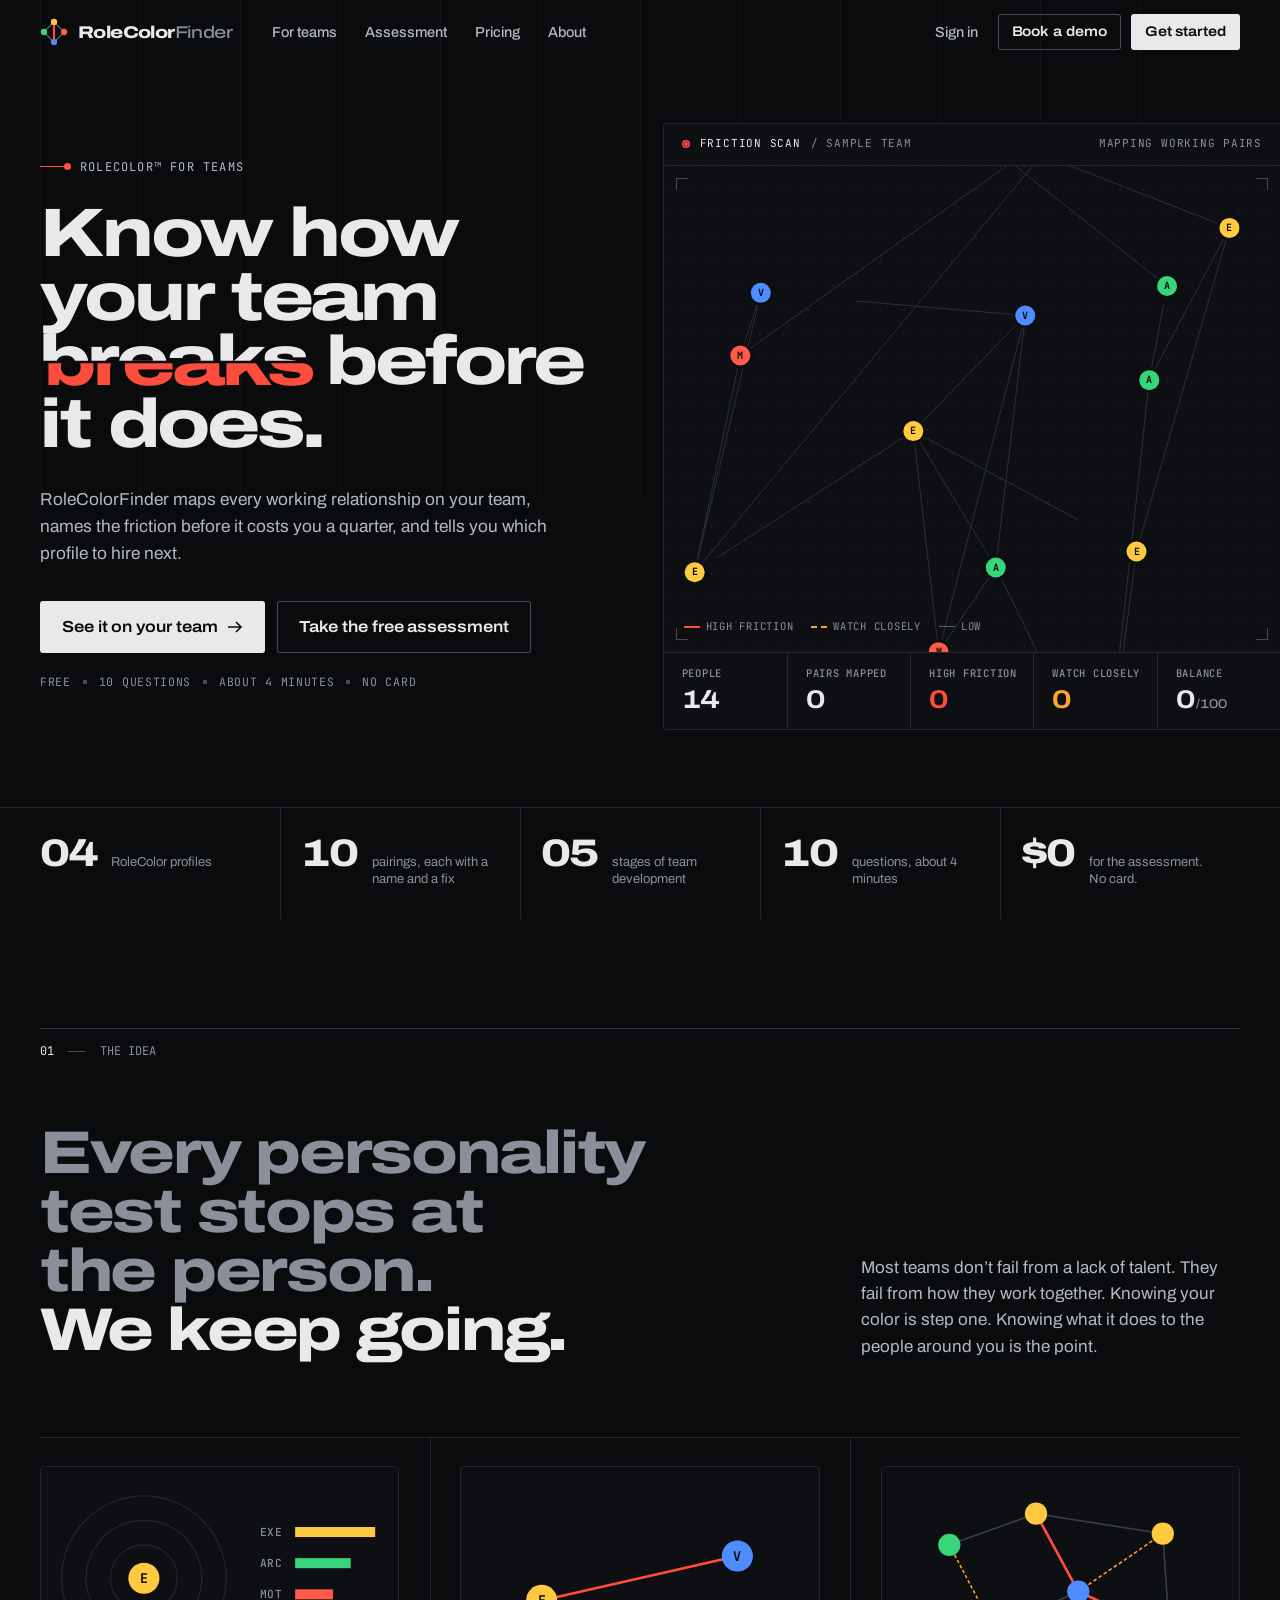
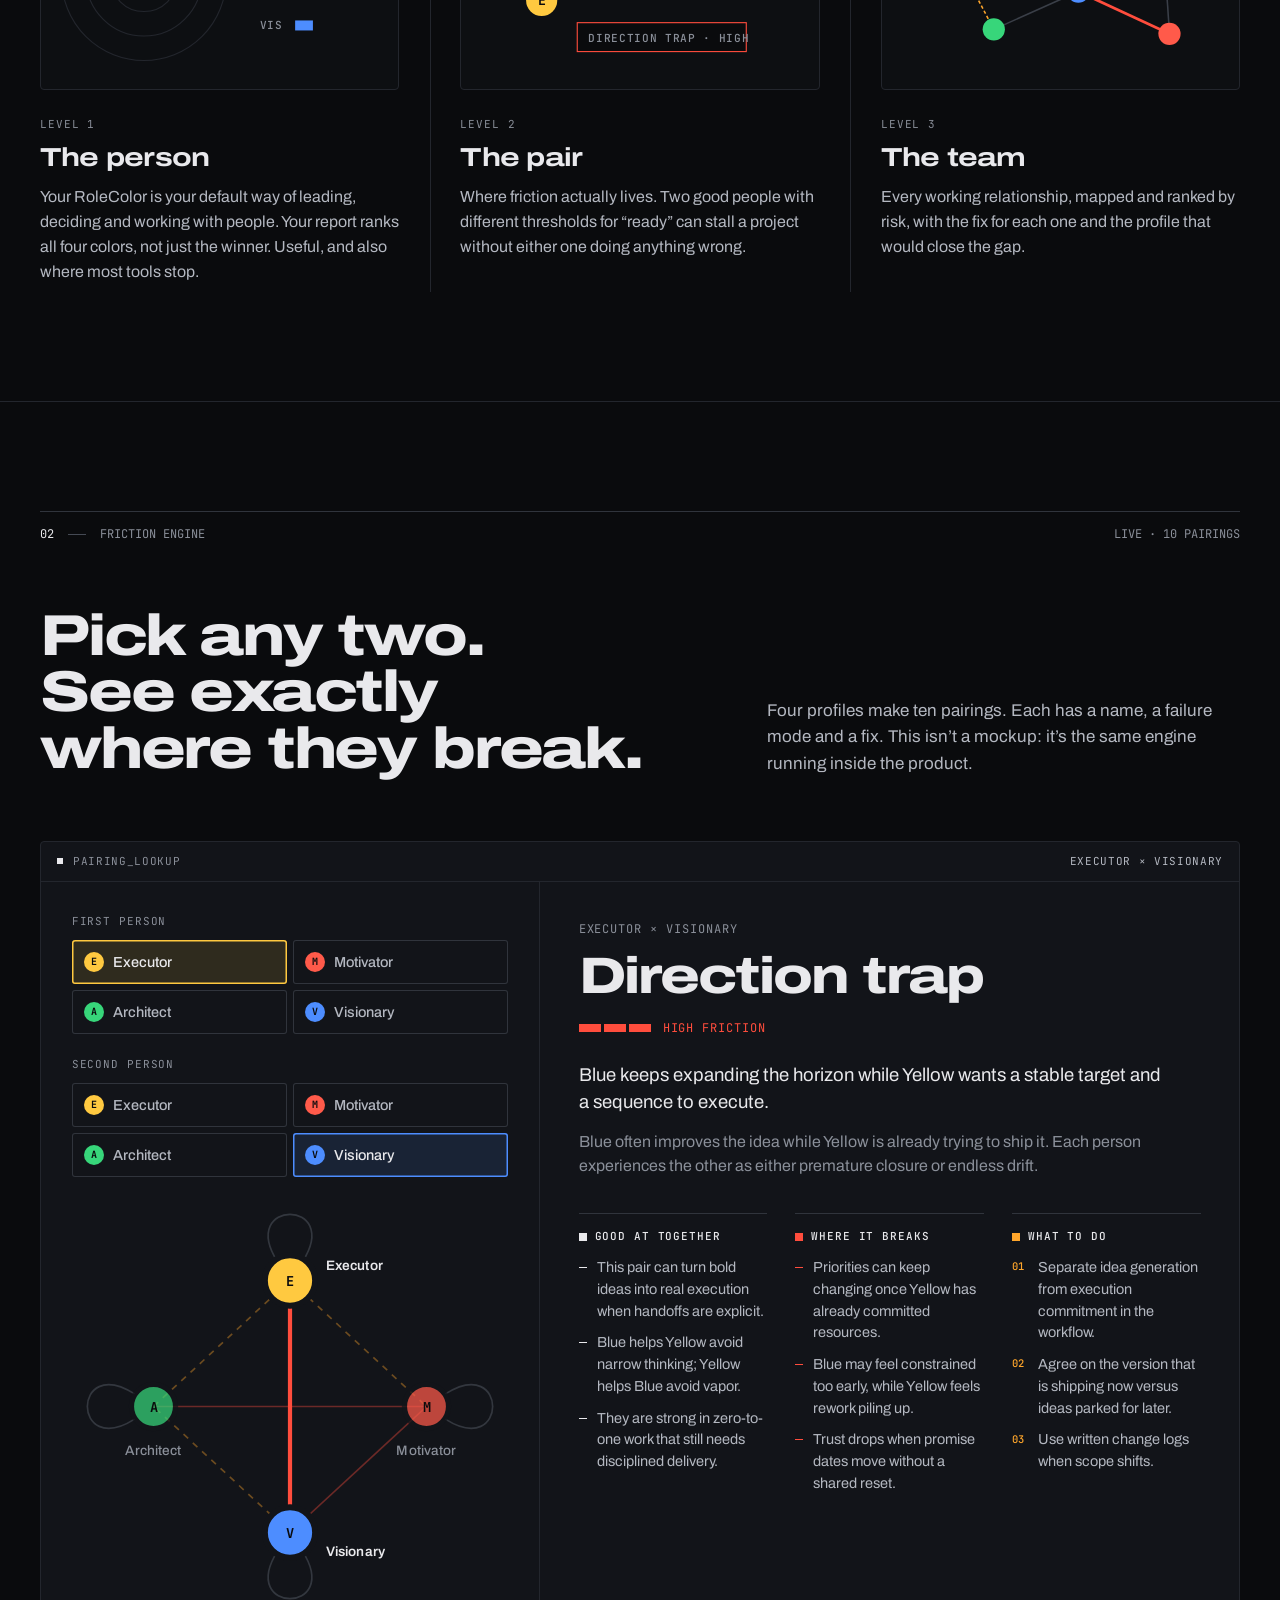
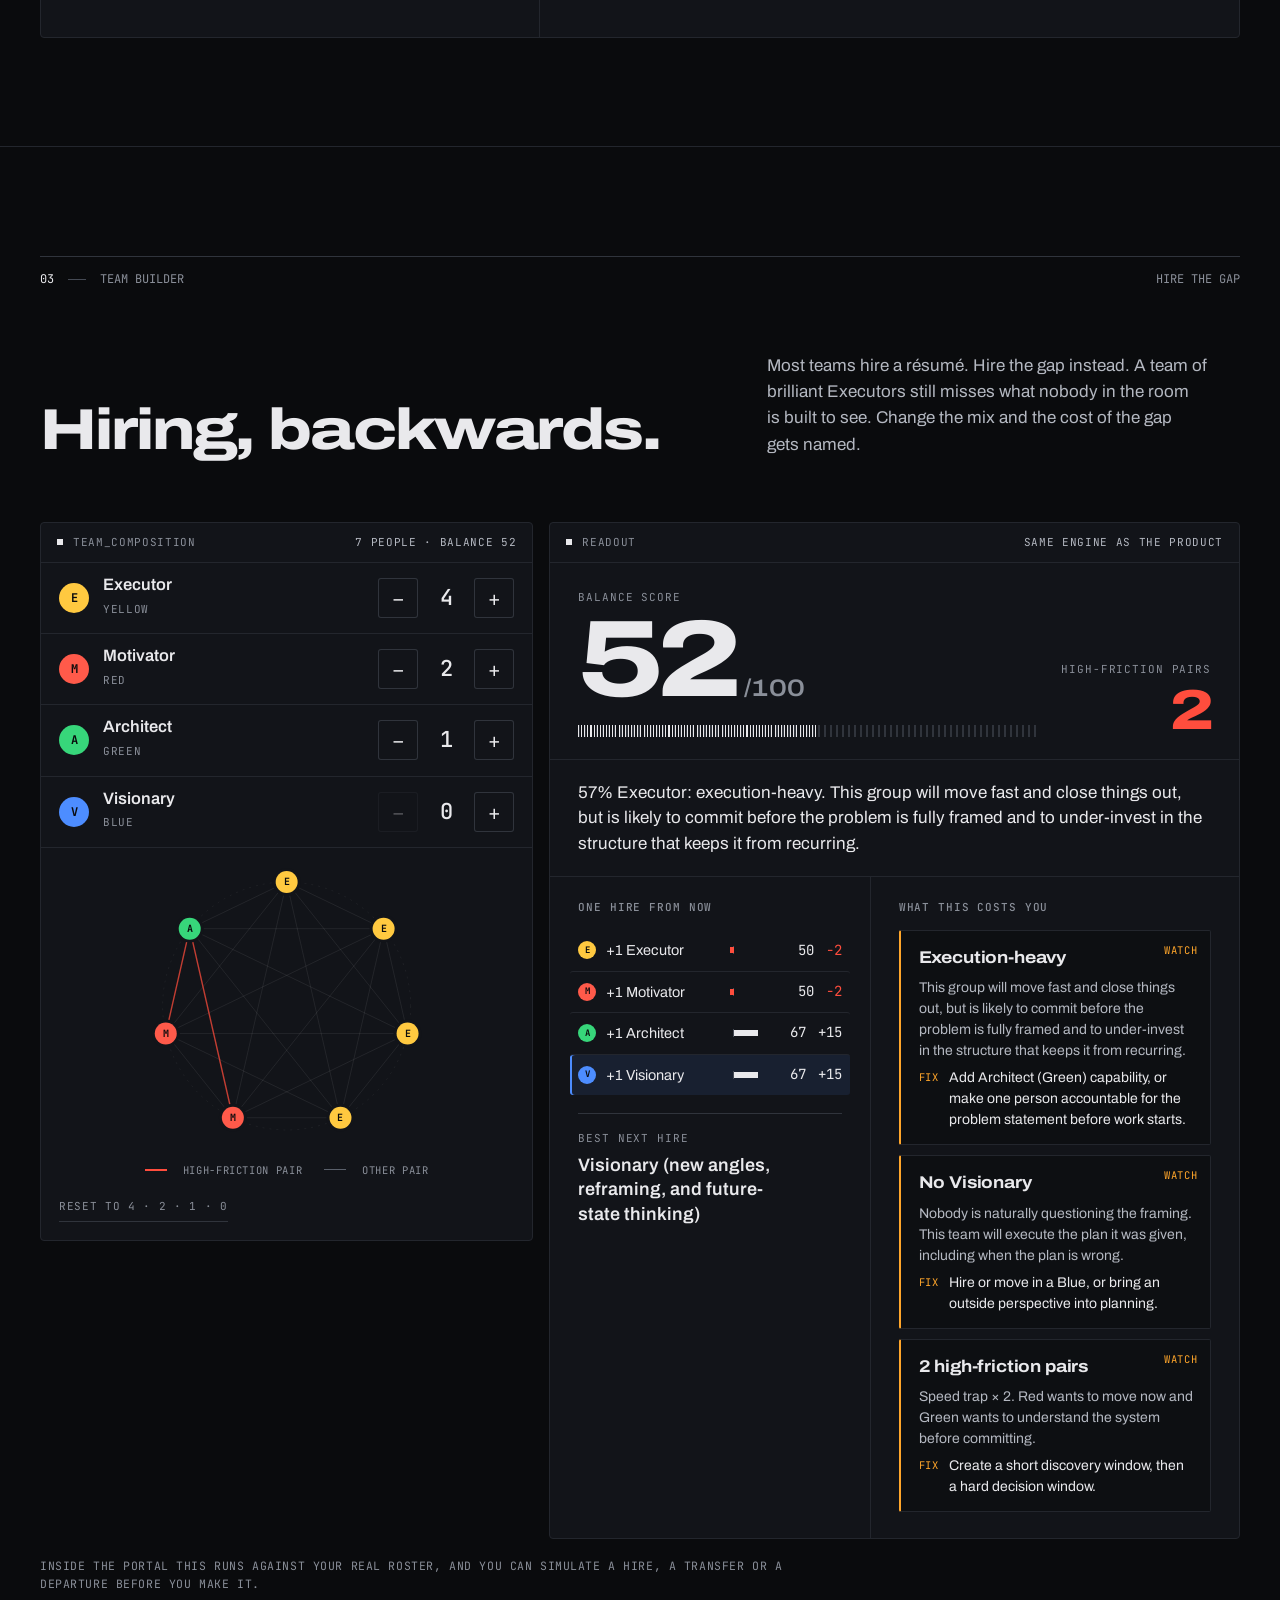
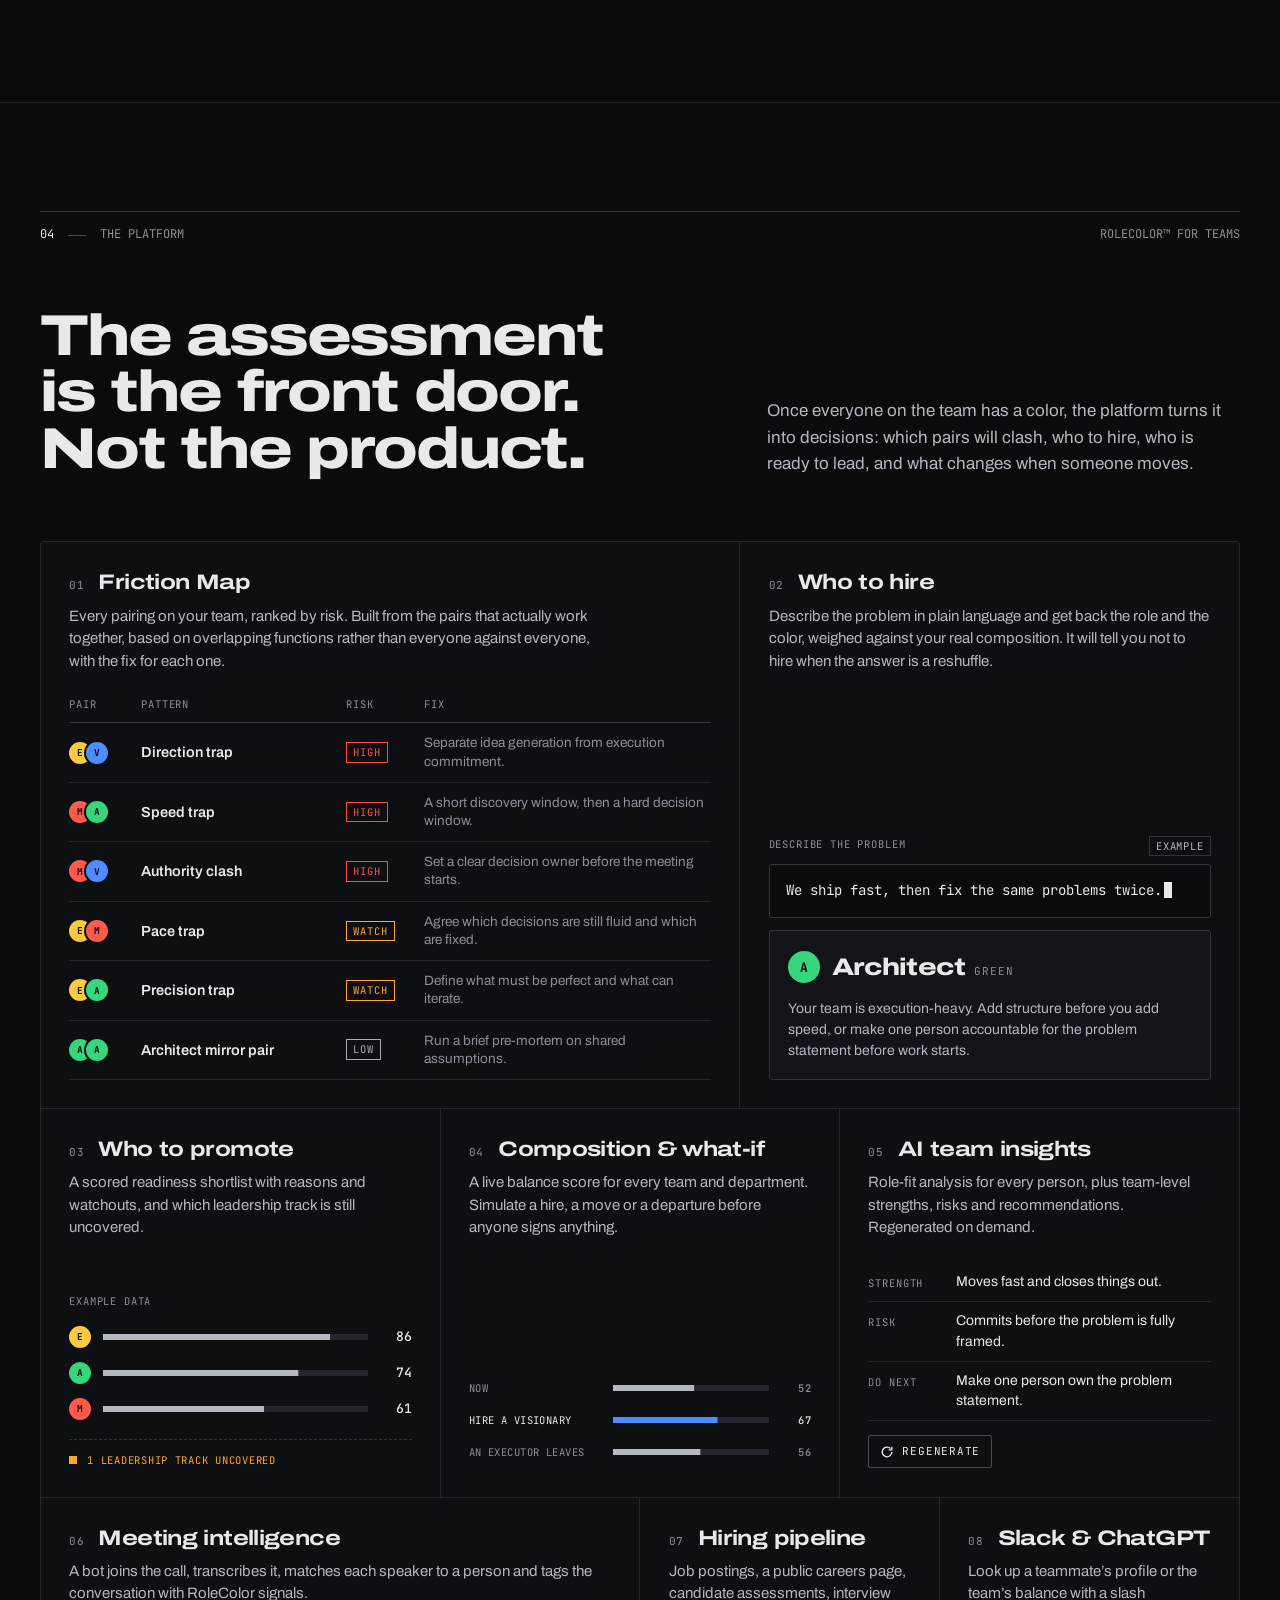
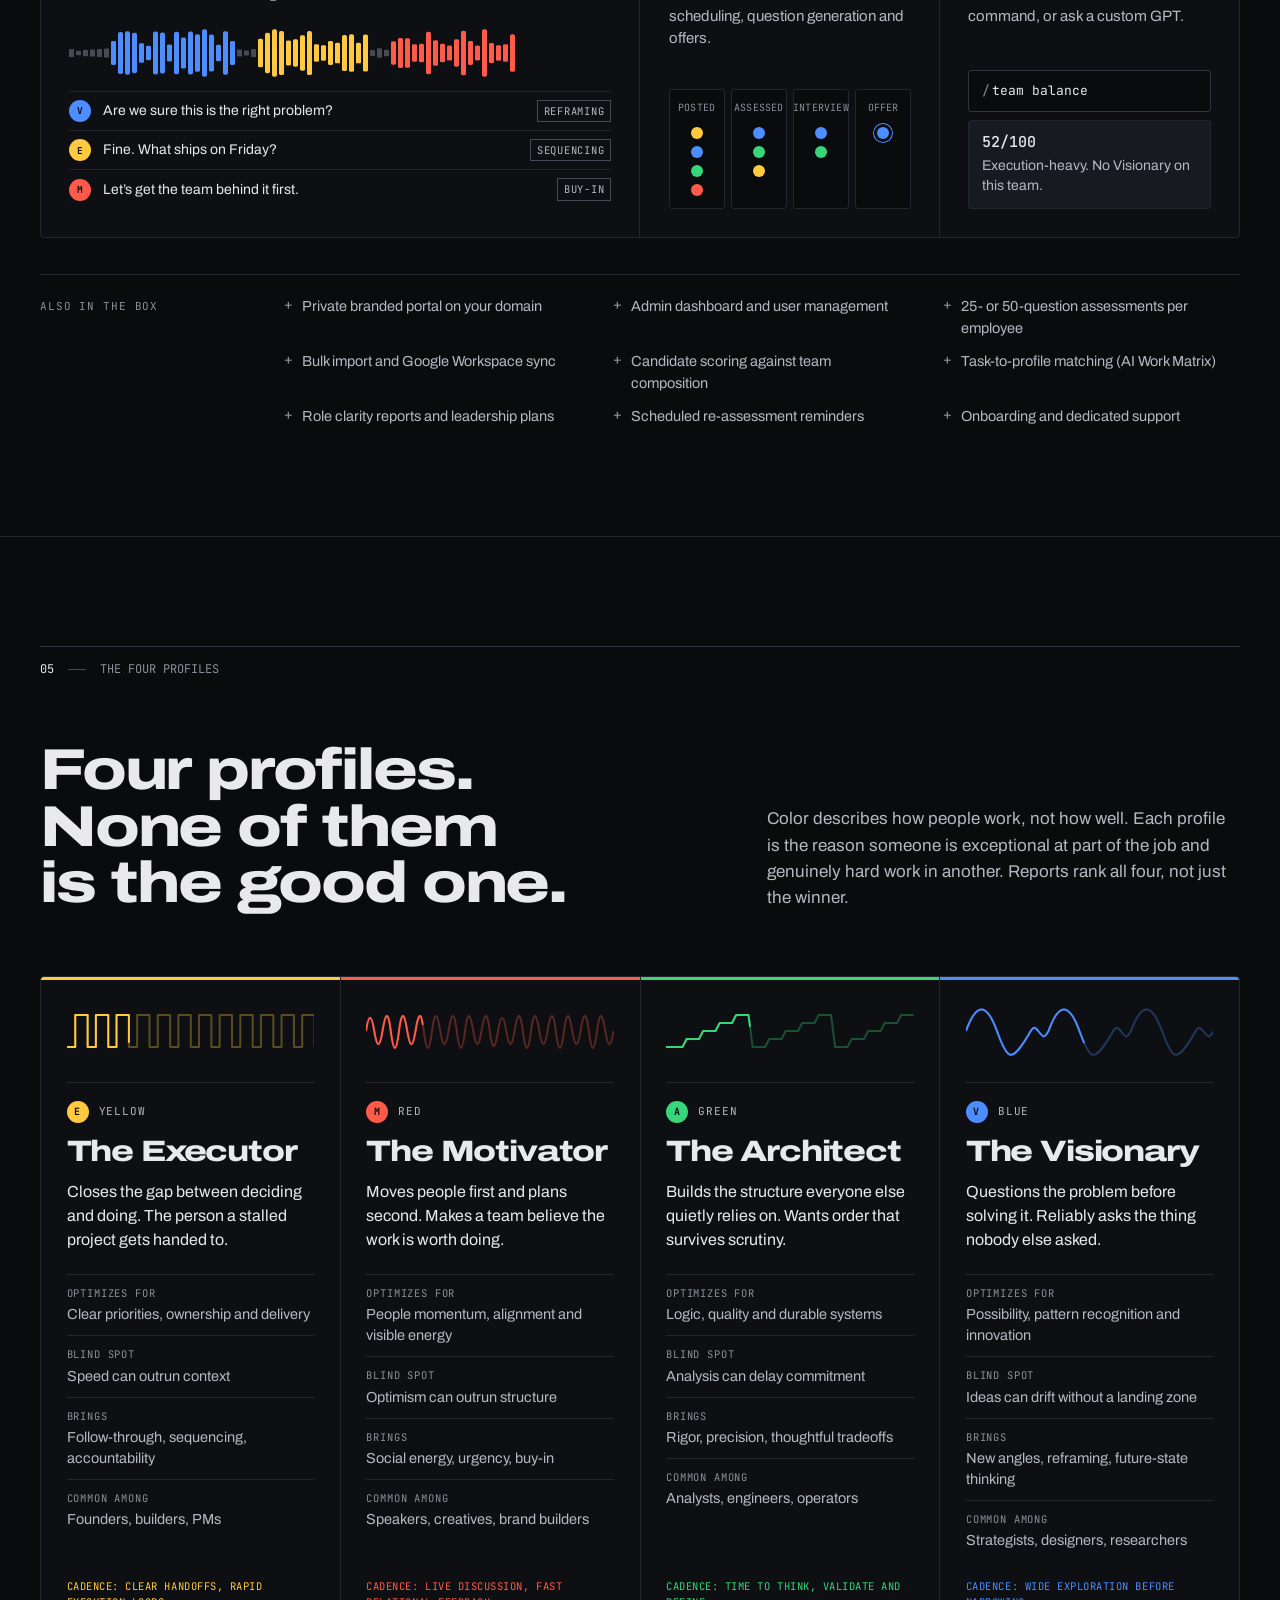
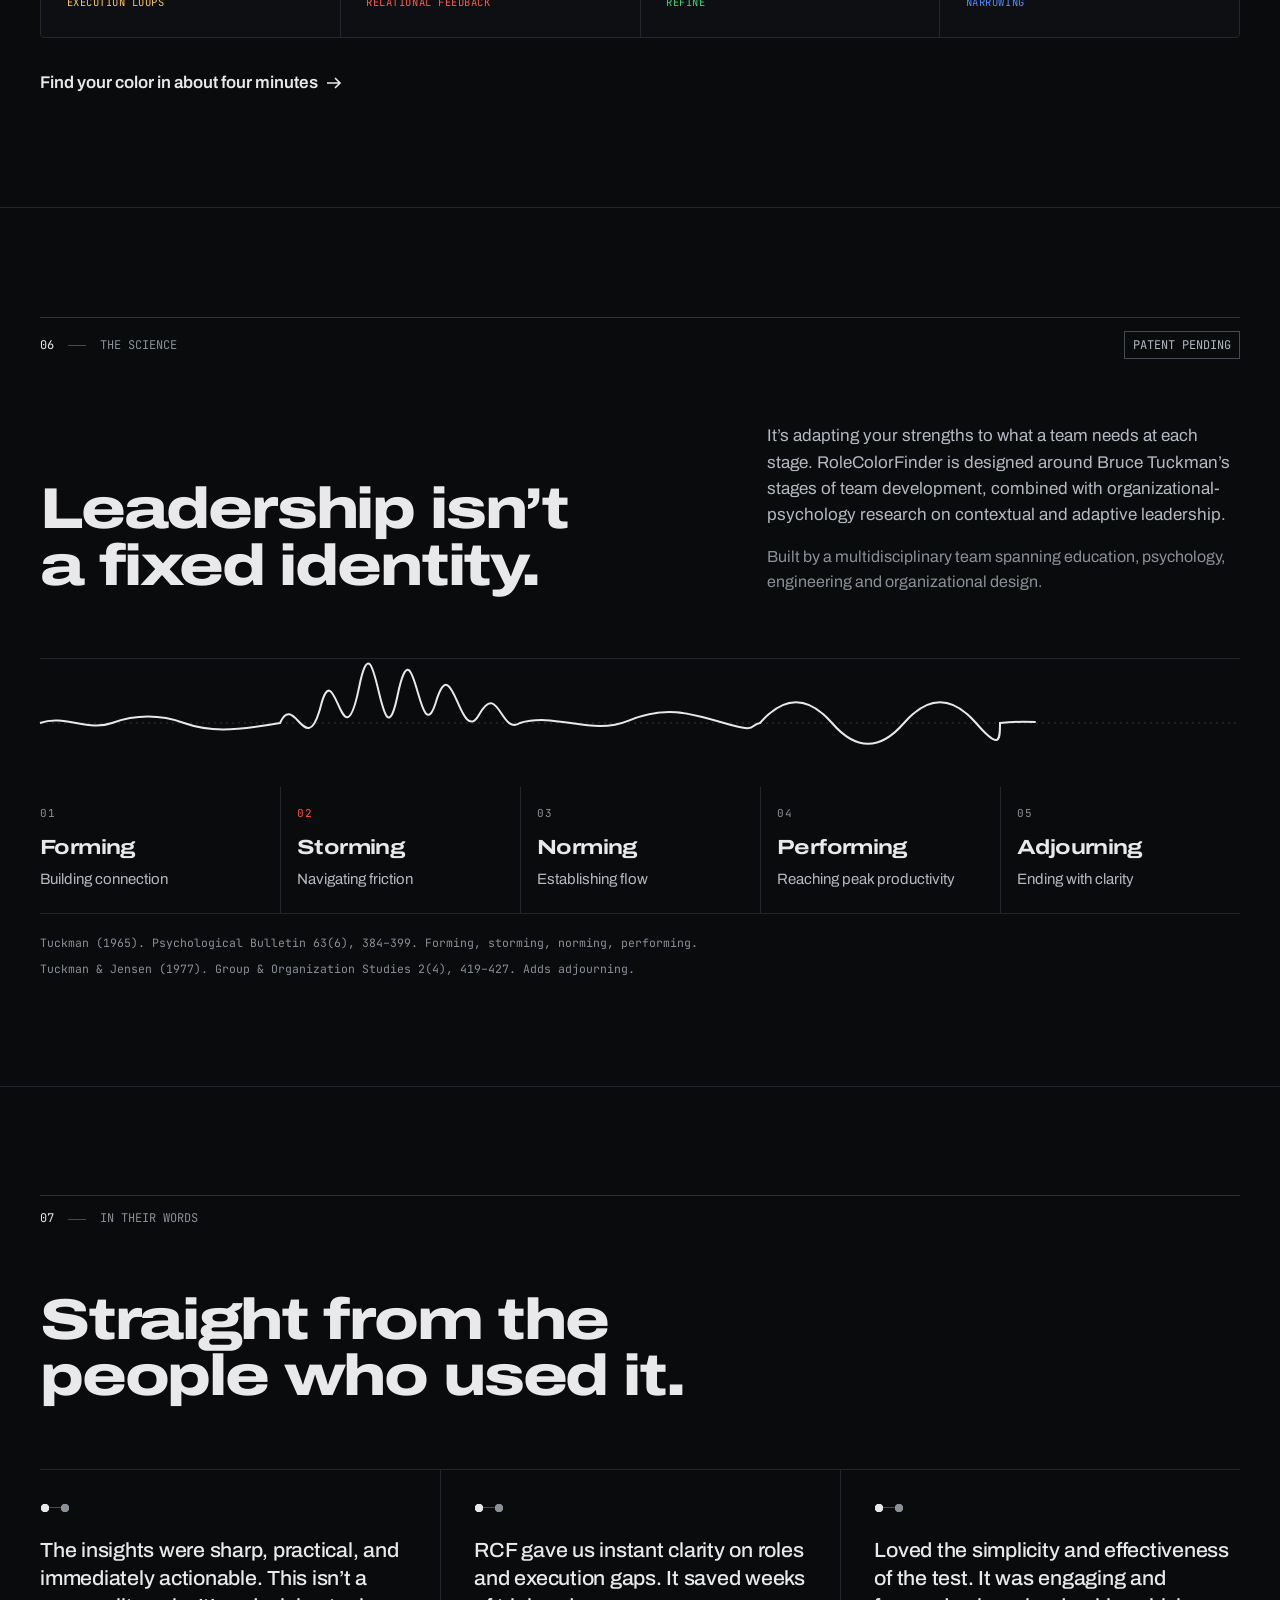
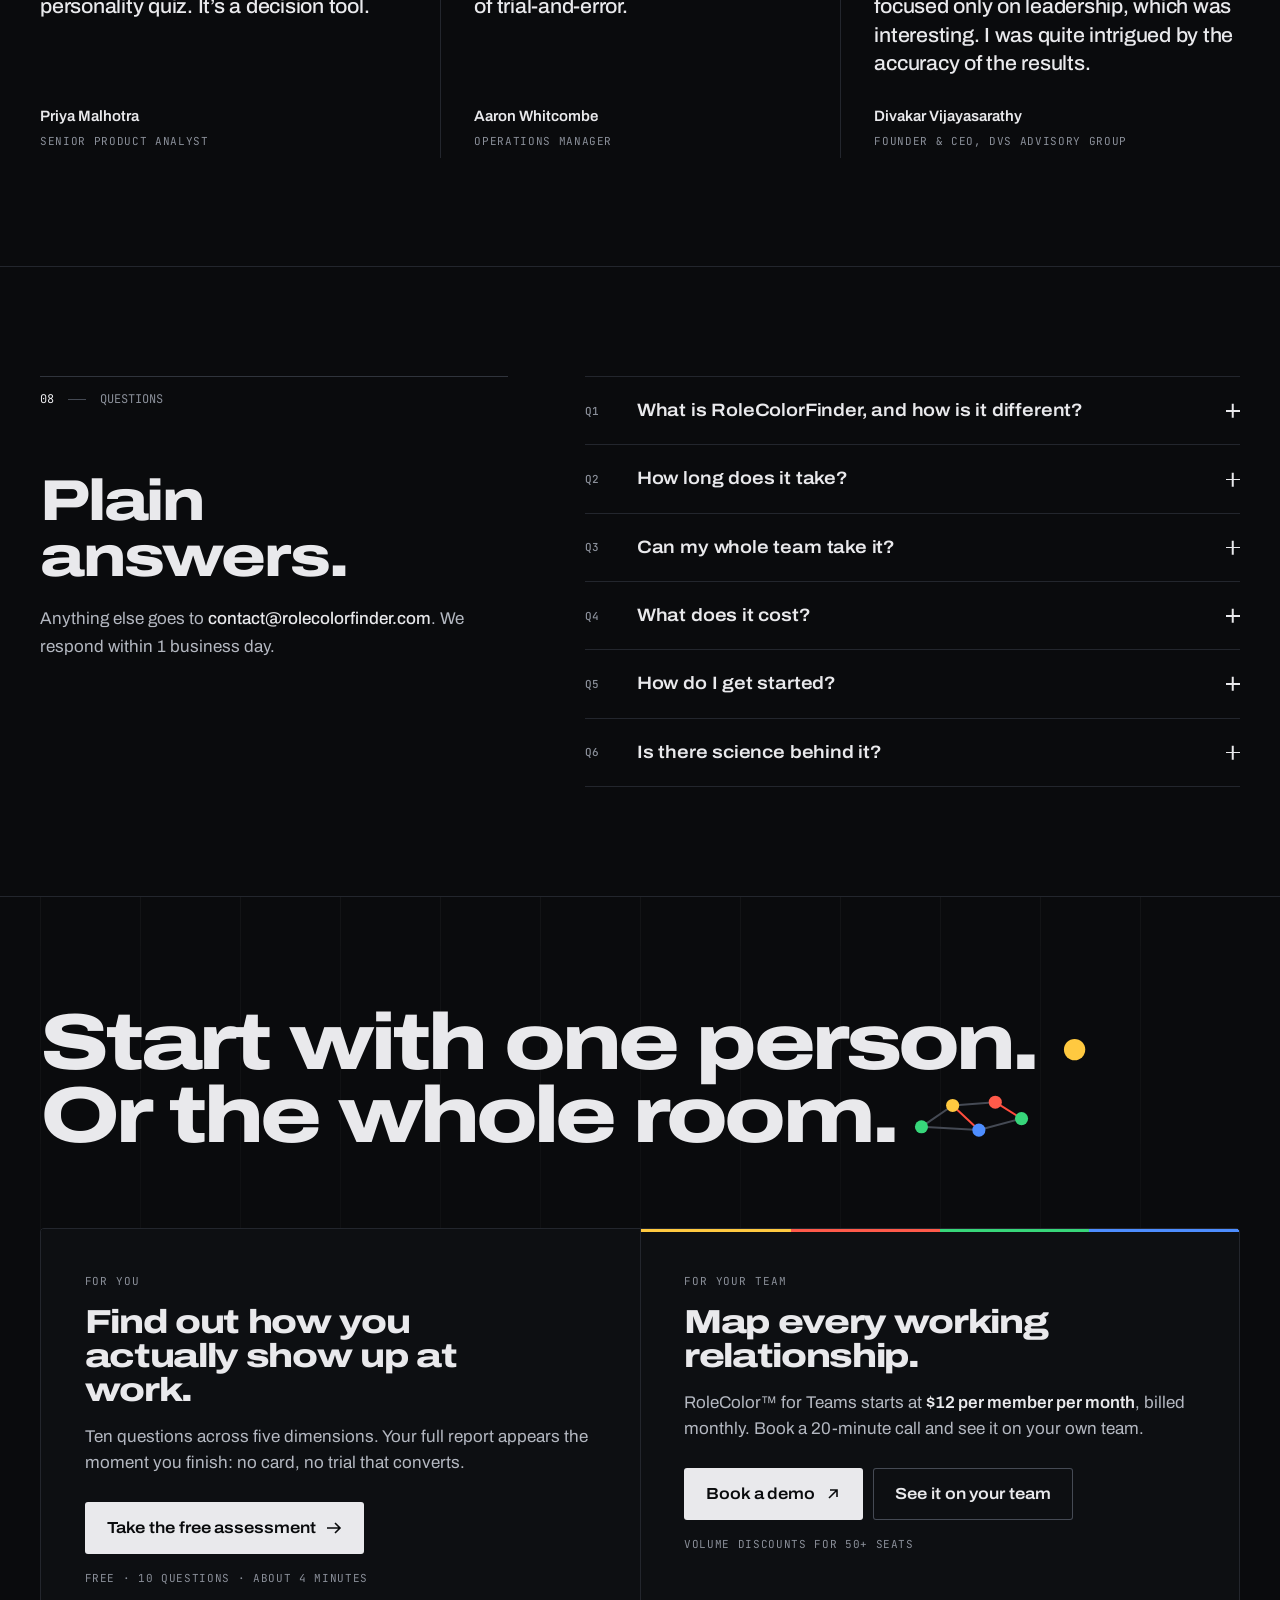
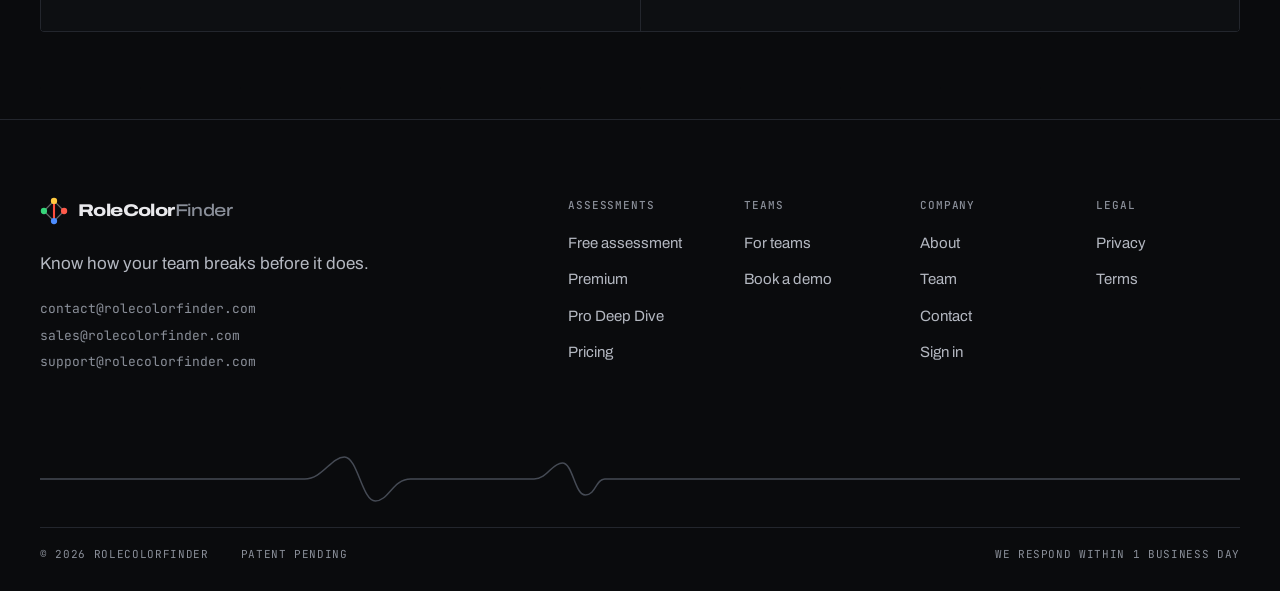
<file: concepts/signal/index.html>
<!doctype html>
<html lang="en">
<head>
  <meta charset="utf-8">
  <meta name="viewport" content="width=device-width, initial-scale=1">
  <title>RoleColorFinder · Know how your team breaks before it does</title>
  <meta name="description" content="RoleColorFinder maps every working relationship on your team, names the friction before it costs you a quarter, and tells you which profile to hire next. Free assessment: 10 questions, about 4 minutes, no card.">
  <meta name="theme-color" content="#0A0B0D">
  <link rel="icon" href="favicon.svg" type="image/svg+xml">
  <script>
    /* Progressive enhancement: hidden start states only apply under .js.
       If main.js never reports in, drop the class so nothing stays hidden. */
    document.documentElement.classList.add('js');
    setTimeout(function () { if (!window.__signalReady) document.documentElement.classList.remove('js'); }, 3500);
  </script>
  <link rel="preconnect" href="https://fonts.googleapis.com">
  <link rel="preconnect" href="https://fonts.gstatic.com" crossorigin>
  <link rel="stylesheet" href="https://fonts.googleapis.com/css2?family=Archivo:wdth,wght@62..125,400..900&family=JetBrains+Mono:wght@400;500&display=swap">
  <link rel="stylesheet" href="style.css">
  <script src="main.js" defer></script>
</head>
<body>

<svg class="sprite" aria-hidden="true" focusable="false">
  <symbol id="mark" viewBox="0 0 32 32">
    <path d="M16 4.5 27.5 16 16 27.5 4.5 16Z" fill="none" stroke="currentColor" stroke-opacity=".42" stroke-width="1.4"/>
    <path d="M16 4.5V27.5" stroke="#FF4D3D" stroke-width="2.4"/>
    <circle cx="16" cy="4.5" r="3.6" fill="#FFC940"/>
    <circle cx="27.5" cy="16" r="3.6" fill="#FF5A4A"/>
    <circle cx="16" cy="27.5" r="3.6" fill="#4D8DFF"/>
    <circle cx="4.5" cy="16" r="3.6" fill="#37D67A"/>
  </symbol>
  <symbol id="arrow" viewBox="0 0 16 16"><path d="M1 8h13M9 3l5 5-5 5" fill="none" stroke="currentColor" stroke-width="1.6"/></symbol>
  <symbol id="arrow-out" viewBox="0 0 16 16"><path d="M4 12 12 4M5 4h7v7" fill="none" stroke="currentColor" stroke-width="1.6"/></symbol>
</svg>

<a class="skip" href="#main">Skip to content</a>

<!-- ============================ NAV ============================ -->
<header class="nav" data-nav>
  <div class="nav__inner">
    <a class="logo" href="index.html" aria-label="RoleColorFinder home">
      <svg class="logo__mark" aria-hidden="true"><use href="#mark"/></svg>
      <span class="logo__word">RoleColor<span>Finder</span></span>
    </a>
    <nav class="nav__links" aria-label="Primary">
      <a href="teams.html">For teams</a>
      <a href="assessment.html">Assessment</a>
      <a href="pricing.html">Pricing</a>
      <a href="about.html">About</a>
    </nav>
    <div class="nav__actions">
      <a class="nav__signin" href="signin.html">Sign in</a>
      <a class="btn btn--ghost btn--sm" href="https://app.apollo.io/#/meet/sales" target="_blank" rel="noopener">Book a demo</a>
      <a class="btn btn--primary btn--sm" href="assessment.html">Get started</a>
    </div>
    <button class="nav__toggle" type="button" aria-expanded="false" aria-controls="menu" data-menu-toggle>
      <span class="sr-only">Menu</span>
      <span class="nav__toggle-lines" aria-hidden="true"><i></i><i></i></span>
    </button>
  </div>

  <div class="menu" id="menu" data-menu>
    <div class="menu__grid" aria-hidden="true"></div>
    <nav class="menu__links" aria-label="Mobile">
      <a href="teams.html"><span class="mono">01</span>For teams</a>
      <a href="assessment.html"><span class="mono">02</span>Assessment</a>
      <a href="pricing.html"><span class="mono">03</span>Pricing</a>
      <a href="about.html"><span class="mono">04</span>About</a>
      <a href="signin.html"><span class="mono">05</span>Sign in</a>
    </nav>
    <div class="menu__foot">
      <a class="btn btn--primary" href="assessment.html">Get started <svg class="i" aria-hidden="true"><use href="#arrow"/></svg></a>
      <a class="btn btn--ghost" href="https://app.apollo.io/#/meet/sales" target="_blank" rel="noopener">Book a demo</a>
      <p class="mono menu__note">Free assessment · 10 questions · about 4 minutes · no card</p>
    </div>
  </div>
</header>

<main id="main">

<!-- ============================ HERO ============================ -->
<section class="hero" aria-labelledby="hero-title">
  <div class="colgrid" aria-hidden="true"></div>
  <div class="hero__inner">
    <div class="hero__copy">
      <p class="kicker mono" data-hero-in><span class="kicker__tick" aria-hidden="true"></span>RoleColor™ for Teams</p>
      <h1 class="hero__title" id="hero-title">
        <span class="line"><span>Know how</span></span>
        <span class="line"><span>your team</span></span>
        <span class="line"><span><span class="fracture" data-text="breaks">breaks</span> before</span></span>
        <span class="line"><span>it does.</span></span>
      </h1>
      <p class="hero__lede" data-hero-in>RoleColorFinder maps every working relationship on your team, names the friction before it costs you a quarter, and tells you which profile to hire next.</p>
      <div class="hero__ctas" data-hero-in>
        <a class="btn btn--primary btn--lg" href="teams.html">See it on your team <svg class="i" aria-hidden="true"><use href="#arrow"/></svg></a>
        <a class="btn btn--ghost btn--lg" href="assessment.html">Take the free assessment</a>
      </div>
      <p class="hero__note mono" data-hero-in>
        <span>Free</span><span>10 questions</span><span>About 4 minutes</span><span>No card</span>
      </p>
    </div>

    <figure class="scan" data-scan data-hero-in>
      <div class="scan__bar mono">
        <span class="scan__title"><span class="scan__rec" aria-hidden="true"></span>Friction scan <span class="scan__path">/ sample team</span></span>
        <span class="scan__status" data-scan-status aria-hidden="true">5 high-friction pairs flagged</span>
      </div>
      <div class="scan__stage" data-scan-stage>
        <img class="scan__still" src="network-still.svg" alt="" width="696" height="547">
        <canvas class="scan__canvas" aria-hidden="true"></canvas>
        <div class="scan__callouts" aria-hidden="true" data-scan-callouts></div>
        <span class="corner corner--tl" aria-hidden="true"></span><span class="corner corner--tr" aria-hidden="true"></span>
        <span class="corner corner--bl" aria-hidden="true"></span><span class="corner corner--br" aria-hidden="true"></span>
        <ul class="scan__legend mono" aria-hidden="true">
          <li><i class="edge edge--high"></i>High friction</li>
          <li><i class="edge edge--medium"></i>Watch closely</li>
          <li><i class="edge edge--low"></i>Low</li>
        </ul>
      </div>
      <figcaption class="scan__readout">
        <span class="sr-only">A sample team of 14 people: 5 Executors, 3 Motivators, 4 Architects and 2 Visionaries, connected by the 22 pairs who actually work together. The scan flags 5 high-friction pairs, including a Direction trap between an Executor and a Visionary, a Speed trap between a Motivator and an Architect, and an Authority clash between a Motivator and a Visionary.</span>
        <dl class="readout" aria-hidden="true">
          <div><dt>People</dt><dd data-count="14">14</dd></div>
          <div><dt>Pairs mapped</dt><dd data-count="22">22</dd></div>
          <div class="readout--high"><dt>High friction</dt><dd data-count="5">5</dd></div>
          <div class="readout--medium"><dt>Watch closely</dt><dd data-count="8">8</dd></div>
          <div><dt>Balance</dt><dd><span data-count="81">81</span><small>/100</small></dd></div>
        </dl>
      </figcaption>
    </figure>
  </div>

  <div class="specs" aria-label="RoleColorFinder at a glance">
    <div class="specs__inner">
      <div class="spec"><b data-count="4" data-pad="2">04</b><span>RoleColor profiles</span></div>
      <div class="spec"><b data-count="10">10</b><span>pairings, each with a name and a fix</span></div>
      <div class="spec"><b data-count="5" data-pad="2">05</b><span>stages of team development</span></div>
      <div class="spec"><b data-count="10">10</b><span>questions, about 4 minutes</span></div>
      <div class="spec"><b>$0</b><span>for the assessment. No card.</span></div>
    </div>
  </div>
</section>

<!-- ============================ 01 IDEA ============================ -->
<section class="section idea" id="idea" aria-labelledby="idea-title">
  <div class="wrap">
    <div class="sechead" data-reveal>
      <span class="sechead__index mono">01</span><span class="sechead__name mono">The idea</span>
    </div>
    <div class="idea__top">
      <h2 class="h2" id="idea-title" data-reveal><span class="h2__dim">Every personality test stops at the person.</span> We keep going.</h2>
      <p class="lede" data-reveal>Most teams don’t fail from a lack of talent. They fail from how they work together. Knowing your color is step one. Knowing what it does to the people around you is the point.</p>
    </div>

    <ol class="levels">
      <li class="level" data-reveal data-draw>
        <div class="level__viz" aria-hidden="true">
          <svg viewBox="0 0 320 200">
            <g class="rings" fill="none" stroke="#23262D">
              <circle cx="92" cy="100" r="30"/><circle cx="92" cy="100" r="52"/><circle cx="92" cy="100" r="74"/>
            </g>
            <circle class="pop" cx="92" cy="100" r="14" fill="#FFC940"/>
            <text class="glyph" x="92" y="104.5">E</text>
            <g class="bars mono-svg">
              <text x="196" y="62">EXE</text><rect class="bar" x="228" y="54" width="72" height="9" fill="#FFC940"/>
              <text x="196" y="90">ARC</text><rect class="bar" x="228" y="82" width="50" height="9" fill="#37D67A"/>
              <text x="196" y="118">MOT</text><rect class="bar" x="228" y="110" width="34" height="9" fill="#FF5A4A"/>
              <text x="196" y="146">VIS</text><rect class="bar" x="228" y="138" width="16" height="9" fill="#4D8DFF"/>
            </g>
          </svg>
        </div>
        <p class="level__index mono">Level 1</p>
        <h3 class="h3">The person</h3>
        <p>Your RoleColor is your default way of leading, deciding and working with people. Your report ranks all four colors, not just the winner. Useful, and also where most tools stop.</p>
      </li>
      <li class="level" data-reveal data-draw>
        <div class="level__viz" aria-hidden="true">
          <svg viewBox="0 0 320 200">
            <line class="draw hot" x1="72" y1="120" x2="248" y2="80" pathLength="1"/>
            <circle class="pop" cx="72" cy="120" r="14" fill="#FFC940"/><text class="glyph" x="72" y="124.5">E</text>
            <circle class="pop pop--2" cx="248" cy="80" r="14" fill="#4D8DFF"/><text class="glyph" x="248" y="84.5">V</text>
            <g class="tag">
              <rect x="104" y="140" width="152" height="26" fill="#0A0B0D" stroke="#FF4D3D"/>
              <text class="mono-svg" x="114" y="157.5" fill="#E9E9EC">DIRECTION TRAP · HIGH</text>
            </g>
          </svg>
        </div>
        <p class="level__index mono">Level 2</p>
        <h3 class="h3">The pair</h3>
        <p>Where friction actually lives. Two good people with different thresholds for “ready” can stall a project without either one doing anything wrong.</p>
      </li>
      <li class="level" data-reveal data-draw>
        <div class="level__viz" aria-hidden="true">
          <svg viewBox="0 0 320 200">
            <g fill="none" stroke-width="1.4">
              <line class="draw" x1="60" y1="70" x2="138" y2="42" pathLength="1" stroke="#3A3F48"/>
              <line class="draw hot" x1="138" y1="42" x2="176" y2="112" pathLength="1"/>
              <line class="draw warn" x1="60" y1="70" x2="100" y2="146" pathLength="1"/>
              <line class="draw" x1="100" y1="146" x2="176" y2="112" pathLength="1" stroke="#3A3F48"/>
              <line class="draw warn" x1="176" y1="112" x2="252" y2="60" pathLength="1"/>
              <line class="draw hot" x1="176" y1="112" x2="258" y2="150" pathLength="1"/>
              <line class="draw" x1="252" y1="60" x2="258" y2="150" pathLength="1" stroke="#3A3F48"/>
              <line class="draw" x1="138" y1="42" x2="252" y2="60" pathLength="1" stroke="#3A3F48"/>
            </g>
            <circle class="pop" cx="60" cy="70" r="10" fill="#37D67A"/>
            <circle class="pop" cx="138" cy="42" r="10" fill="#FFC940"/>
            <circle class="pop" cx="100" cy="146" r="10" fill="#37D67A"/>
            <circle class="pop pop--2" cx="176" cy="112" r="10" fill="#4D8DFF"/>
            <circle class="pop pop--2" cx="252" cy="60" r="10" fill="#FFC940"/>
            <circle class="pop pop--2" cx="258" cy="150" r="10" fill="#FF5A4A"/>
          </svg>
        </div>
        <p class="level__index mono">Level 3</p>
        <h3 class="h3">The team</h3>
        <p>Every working relationship, mapped and ranked by risk, with the fix for each one and the profile that would close the gap.</p>
      </li>
    </ol>
  </div>
</section>

<!-- ============================ 02 FRICTION ENGINE ============================ -->
<section class="section friction" id="friction" aria-labelledby="friction-title">
  <div class="wrap">
    <div class="sechead" data-reveal>
      <span class="sechead__index mono">02</span><span class="sechead__name mono">Friction engine</span>
      <span class="sechead__aside mono">Live · 10 pairings</span>
    </div>
    <div class="split">
      <h2 class="h2" id="friction-title" data-reveal>Pick any two. See exactly where they break.</h2>
      <p class="lede" data-reveal>Four profiles make ten pairings. Each has a name, a failure mode and a fix. This isn’t a mockup: it’s the same engine running inside the product.</p>
    </div>

    <div class="fe panel" data-fe data-reveal>
      <div class="panel__bar mono">
        <span>pairing_lookup</span>
        <span class="panel__bar-right" data-fe-code>Executor × Visionary</span>
      </div>
      <div class="fe__body">
        <div class="fe__input">
          <fieldset class="picker" data-slot="a">
            <legend class="mono">First person</legend>
            <div class="picker__opts">
              <label class="chip" data-color="Yellow"><input type="radio" name="fe-a" value="Yellow" checked><span><i class="dot" aria-hidden="true">E</i>Executor</span></label>
              <label class="chip" data-color="Red"><input type="radio" name="fe-a" value="Red"><span><i class="dot" aria-hidden="true">M</i>Motivator</span></label>
              <label class="chip" data-color="Green"><input type="radio" name="fe-a" value="Green"><span><i class="dot" aria-hidden="true">A</i>Architect</span></label>
              <label class="chip" data-color="Blue"><input type="radio" name="fe-a" value="Blue"><span><i class="dot" aria-hidden="true">V</i>Visionary</span></label>
            </div>
          </fieldset>
          <fieldset class="picker" data-slot="b">
            <legend class="mono">Second person</legend>
            <div class="picker__opts">
              <label class="chip" data-color="Yellow"><input type="radio" name="fe-b" value="Yellow"><span><i class="dot" aria-hidden="true">E</i>Executor</span></label>
              <label class="chip" data-color="Red"><input type="radio" name="fe-b" value="Red"><span><i class="dot" aria-hidden="true">M</i>Motivator</span></label>
              <label class="chip" data-color="Green"><input type="radio" name="fe-b" value="Green"><span><i class="dot" aria-hidden="true">A</i>Architect</span></label>
              <label class="chip" data-color="Blue"><input type="radio" name="fe-b" value="Blue" checked><span><i class="dot" aria-hidden="true">V</i>Visionary</span></label>
            </div>
          </fieldset>

          <div class="fe__graph" aria-hidden="true">
            <svg viewBox="0 0 400 380" data-fe-graph>
              <g class="fe-loops">
                <path data-pair="Yellow-Yellow" class="fe-edge risk-low" d="M188 52 C150 -8 250 -8 212 52"/>
                <path data-pair="Red-Red" class="fe-edge risk-low" d="M348 178 C408 140 408 240 348 202"/>
                <path data-pair="Blue-Blue" class="fe-edge risk-low" d="M188 328 C150 388 250 388 212 328"/>
                <path data-pair="Green-Green" class="fe-edge risk-low" d="M52 178 C-8 140 -8 240 52 202"/>
              </g>
              <g class="fe-lines">
                <line data-pair="Red-Yellow" class="fe-edge risk-medium" x1="200" y1="70" x2="330" y2="190"/>
                <line data-pair="Blue-Red" class="fe-edge risk-high" x1="330" y1="190" x2="200" y2="310"/>
                <line data-pair="Blue-Green" class="fe-edge risk-medium" x1="200" y1="310" x2="70" y2="190"/>
                <line data-pair="Green-Yellow" class="fe-edge risk-medium" x1="70" y1="190" x2="200" y2="70"/>
                <line data-pair="Blue-Yellow" class="fe-edge risk-high is-on" x1="200" y1="70" x2="200" y2="310"/>
                <line data-pair="Green-Red" class="fe-edge risk-high" x1="70" y1="190" x2="330" y2="190"/>
              </g>
              <g class="fe-pulse"><circle r="4.5" data-fe-pulse cx="200" cy="70"/></g>
              <g class="fe-nodes">
                <g class="fe-node is-on" data-node="Yellow" transform="translate(200 70)"><circle r="21" fill="#FFC940"/><text y="5">E</text><text class="fe-label" x="34" y="-10" text-anchor="start">Executor</text></g>
                <g class="fe-node" data-node="Red" transform="translate(330 190)"><circle r="21" fill="#FF5A4A"/><text y="5">M</text><text class="fe-label" y="46">Motivator</text></g>
                <g class="fe-node is-on" data-node="Blue" transform="translate(200 310)"><circle r="21" fill="#4D8DFF"/><text y="5">V</text><text class="fe-label" x="34" y="22" text-anchor="start">Visionary</text></g>
                <g class="fe-node" data-node="Green" transform="translate(70 190)"><circle r="21" fill="#37D67A"/><text y="5">A</text><text class="fe-label" y="46">Architect</text></g>
              </g>
            </svg>
          </div>
        </div>

        <div class="fe__out" data-fe-out>
          <p class="fe__pair mono" data-fe-pairlabel>Executor × Visionary</p>
          <h3 class="fe__name" data-fe-name>Direction trap</h3>
          <div class="risk" data-fe-risk data-risk="high">
            <span class="risk__meter" aria-hidden="true"><i></i><i></i><i></i></span>
            <span class="risk__label mono" data-fe-risklabel>High friction</span>
          </div>
          <p class="fe__summary" data-fe-summary>Blue keeps expanding the horizon while Yellow wants a stable target and a sequence to execute.</p>
          <p class="fe__why" data-fe-why>Blue often improves the idea while Yellow is already trying to ship it. Each person experiences the other as either premature closure or endless drift.</p>
          <div class="fe__cols">
            <div class="fe__col fe__col--good">
              <h4 class="mono">Good at together</h4>
              <ul data-fe-list="strengths">
                <li>This pair can turn bold ideas into real execution when handoffs are explicit.</li>
                <li>Blue helps Yellow avoid narrow thinking; Yellow helps Blue avoid vapor.</li>
                <li>They are strong in zero-to-one work that still needs disciplined delivery.</li>
              </ul>
            </div>
            <div class="fe__col fe__col--bad">
              <h4 class="mono">Where it breaks</h4>
              <ul data-fe-list="watchouts">
                <li>Priorities can keep changing once Yellow has already committed resources.</li>
                <li>Blue may feel constrained too early, while Yellow feels rework piling up.</li>
                <li>Trust drops when promise dates move without a shared reset.</li>
              </ul>
            </div>
            <div class="fe__col fe__col--fix">
              <h4 class="mono">What to do</h4>
              <ol data-fe-list="actions">
                <li>Separate idea generation from execution commitment in the workflow.</li>
                <li>Agree on the version that is shipping now versus ideas parked for later.</li>
                <li>Use written change logs when scope shifts.</li>
              </ol>
            </div>
          </div>
          <p class="sr-only" aria-live="polite" data-fe-live></p>
        </div>
      </div>
    </div>
  </div>
</section>

<!-- ============================ 03 TEAM BUILDER ============================ -->
<section class="section builder" id="builder" aria-labelledby="builder-title">
  <div class="wrap">
    <div class="sechead" data-reveal>
      <span class="sechead__index mono">03</span><span class="sechead__name mono">Team builder</span>
      <span class="sechead__aside mono">Hire the gap</span>
    </div>
    <div class="split">
      <h2 class="h2" id="builder-title" data-reveal>Hiring, backwards.</h2>
      <p class="lede" data-reveal>Most teams hire a résumé. Hire the gap instead. A team of brilliant Executors still misses what nobody in the room is built to see. Change the mix and the cost of the gap gets named.</p>
    </div>

    <div class="tb" data-tb data-reveal>
      <div class="panel tb__team">
        <div class="panel__bar mono"><span>team_composition</span><span class="panel__bar-right"><span data-tb-total>7</span> people · balance <span data-tb-mini>52</span></span></div>
        <div class="tb__steppers">
          <div class="stepper" data-color="Yellow">
            <span class="stepper__who"><i class="dot" aria-hidden="true">E</i><span><b>Executor</b><small class="mono">Yellow</small></span></span>
            <div class="stepper__ctl">
              <button type="button" class="stepper__btn" data-step="-1" aria-label="Remove one Executor">−</button>
              <output class="stepper__val" data-tb-val aria-label="Executors">4</output>
              <button type="button" class="stepper__btn" data-step="1" aria-label="Add one Executor">+</button>
            </div>
          </div>
          <div class="stepper" data-color="Red">
            <span class="stepper__who"><i class="dot" aria-hidden="true">M</i><span><b>Motivator</b><small class="mono">Red</small></span></span>
            <div class="stepper__ctl">
              <button type="button" class="stepper__btn" data-step="-1" aria-label="Remove one Motivator">−</button>
              <output class="stepper__val" data-tb-val aria-label="Motivators">2</output>
              <button type="button" class="stepper__btn" data-step="1" aria-label="Add one Motivator">+</button>
            </div>
          </div>
          <div class="stepper" data-color="Green">
            <span class="stepper__who"><i class="dot" aria-hidden="true">A</i><span><b>Architect</b><small class="mono">Green</small></span></span>
            <div class="stepper__ctl">
              <button type="button" class="stepper__btn" data-step="-1" aria-label="Remove one Architect">−</button>
              <output class="stepper__val" data-tb-val aria-label="Architects">1</output>
              <button type="button" class="stepper__btn" data-step="1" aria-label="Add one Architect">+</button>
            </div>
          </div>
          <div class="stepper" data-color="Blue">
            <span class="stepper__who"><i class="dot" aria-hidden="true">V</i><span><b>Visionary</b><small class="mono">Blue</small></span></span>
            <div class="stepper__ctl">
              <button type="button" class="stepper__btn" data-step="-1" aria-label="Remove one Visionary">−</button>
              <output class="stepper__val" data-tb-val aria-label="Visionaries">0</output>
              <button type="button" class="stepper__btn" data-step="1" aria-label="Add one Visionary">+</button>
            </div>
          </div>
        </div>
        <div class="tb__graph" aria-hidden="true">
          <canvas data-tb-canvas></canvas>
          <p class="tb__graph-key mono"><i class="edge edge--high"></i>High-friction pair <i class="edge edge--low"></i>Other pair</p>
        </div>
        <button type="button" class="tb__reset mono" data-tb-reset>Reset to 4 · 2 · 1 · 0</button>
      </div>

      <div class="panel tb__read">
        <div class="panel__bar mono"><span>readout</span><span class="panel__bar-right">same engine as the product</span></div>
        <div class="tb__kpis">
          <div class="kpi kpi--score">
            <p class="kpi__label mono">Balance score</p>
            <p class="kpi__big"><span data-tb-score data-value="52" aria-hidden="true">52</span><small>/100</small><span class="kpi__delta mono" data-tb-delta aria-hidden="true"></span></p>
            <div class="meter" aria-hidden="true"><div class="meter__fill" data-tb-meter style="--v:.52"></div></div>
          </div>
          <div class="kpi">
            <p class="kpi__label mono">High-friction pairs</p>
            <p class="kpi__mid" data-tb-high aria-hidden="true">2</p>
          </div>
          <p class="sr-only" aria-live="polite" data-tb-live>Balance score 52 out of 100. 2 high-friction pairs.</p>
        </div>
        <p class="tb__summary" data-tb-summary>57% Executor: execution-heavy. This group will move fast and close things out, but is likely to commit before the problem is fully framed and to under-invest in the structure that keeps it from recurring.</p>

        <div class="tb__cols">
          <div class="tb__next">
            <h3 class="mono tb__h">One hire from now</h3>
            <ul class="deltas" data-tb-deltas>
              <li data-color="Yellow"><span class="deltas__who"><i class="dot" aria-hidden="true">E</i>+1 Executor</span><span class="deltas__bar" aria-hidden="true"><i style="--d:-2"></i></span><span class="deltas__val mono">50 <em>−2</em></span></li>
              <li data-color="Red"><span class="deltas__who"><i class="dot" aria-hidden="true">M</i>+1 Motivator</span><span class="deltas__bar" aria-hidden="true"><i style="--d:-2"></i></span><span class="deltas__val mono">50 <em>−2</em></span></li>
              <li data-color="Green"><span class="deltas__who"><i class="dot" aria-hidden="true">A</i>+1 Architect</span><span class="deltas__bar" aria-hidden="true"><i style="--d:15"></i></span><span class="deltas__val mono">67 <em>+15</em></span></li>
              <li data-color="Blue" class="is-best"><span class="deltas__who"><i class="dot" aria-hidden="true">V</i>+1 Visionary</span><span class="deltas__bar" aria-hidden="true"><i style="--d:15"></i></span><span class="deltas__val mono">67 <em>+15</em></span></li>
            </ul>
            <div class="besthire">
              <p class="mono">Best next hire</p>
              <p class="besthire__val" data-tb-best>Visionary (new angles, reframing, and future-state thinking)</p>
            </div>
          </div>
          <div class="tb__cost">
            <h3 class="mono tb__h">What this costs you</h3>
            <ul class="insights" data-tb-insights>
              <li class="insight" data-level="medium">
                <p class="insight__level mono">Watch</p>
                <h4>Execution-heavy</h4>
                <p>This group will move fast and close things out, but is likely to commit before the problem is fully framed and to under-invest in the structure that keeps it from recurring.</p>
                <p class="insight__fix"><span class="mono">Fix</span>Add Architect (Green) capability, or make one person accountable for the problem statement before work starts.</p>
              </li>
              <li class="insight" data-level="medium">
                <p class="insight__level mono">Watch</p>
                <h4>No Visionary</h4>
                <p>Nobody is naturally questioning the framing. This team will execute the plan it was given, including when the plan is wrong.</p>
                <p class="insight__fix"><span class="mono">Fix</span>Hire or move in a Blue, or bring an outside perspective into planning.</p>
              </li>
              <li class="insight" data-level="medium">
                <p class="insight__level mono">Watch</p>
                <h4>2 high-friction pairs</h4>
                <p>Speed trap × 2. Red wants to move now and Green wants to understand the system before committing.</p>
                <p class="insight__fix"><span class="mono">Fix</span>Create a short discovery window, then a hard decision window.</p>
              </li>
            </ul>
          </div>
        </div>
      </div>
    </div>
    <p class="footnote mono" data-reveal>Inside the portal this runs against your real roster, and you can simulate a hire, a transfer or a departure before you make it.</p>
  </div>
</section>

<!-- ============================ 04 PLATFORM ============================ -->
<section class="section platform" id="platform" aria-labelledby="platform-title">
  <div class="wrap">
    <div class="sechead" data-reveal>
      <span class="sechead__index mono">04</span><span class="sechead__name mono">The platform</span>
      <span class="sechead__aside mono">RoleColor™ for Teams</span>
    </div>
    <div class="split">
      <h2 class="h2" id="platform-title" data-reveal>The assessment is the front door. Not the product.</h2>
      <p class="lede" data-reveal>Once everyone on the team has a color, the platform turns it into decisions: which pairs will clash, who to hire, who is ready to lead, and what changes when someone moves.</p>
    </div>

    <div class="bento">
      <!-- 1 Friction Map -->
      <article class="cell cell--map" data-reveal>
        <header class="cell__head"><span class="mono">01</span><h3>Friction Map</h3></header>
        <p class="cell__text">Every pairing on your team, ranked by risk. Built from the pairs that actually work together, based on overlapping functions rather than everyone against everyone, with the fix for each one.</p>
        <div class="viz fmap" aria-hidden="true">
          <div class="fmap__head mono"><span>Pair</span><span>Pattern</span><span>Risk</span><span>Fix</span></div>
          <div class="fmap__row" style="--i:0"><span class="pairdots"><i class="dot dot--y">E</i><i class="dot dot--b">V</i></span><b>Direction trap</b><span class="tagrisk tagrisk--high mono">High</span><span class="fmap__fix">Separate idea generation from execution commitment.</span></div>
          <div class="fmap__row" style="--i:1"><span class="pairdots"><i class="dot dot--r">M</i><i class="dot dot--g">A</i></span><b>Speed trap</b><span class="tagrisk tagrisk--high mono">High</span><span class="fmap__fix">A short discovery window, then a hard decision window.</span></div>
          <div class="fmap__row" style="--i:2"><span class="pairdots"><i class="dot dot--r">M</i><i class="dot dot--b">V</i></span><b>Authority clash</b><span class="tagrisk tagrisk--high mono">High</span><span class="fmap__fix">Set a clear decision owner before the meeting starts.</span></div>
          <div class="fmap__row" style="--i:3"><span class="pairdots"><i class="dot dot--y">E</i><i class="dot dot--r">M</i></span><b>Pace trap</b><span class="tagrisk tagrisk--medium mono">Watch</span><span class="fmap__fix">Agree which decisions are still fluid and which are fixed.</span></div>
          <div class="fmap__row" style="--i:4"><span class="pairdots"><i class="dot dot--y">E</i><i class="dot dot--g">A</i></span><b>Precision trap</b><span class="tagrisk tagrisk--medium mono">Watch</span><span class="fmap__fix">Define what must be perfect and what can iterate.</span></div>
          <div class="fmap__row" style="--i:5"><span class="pairdots"><i class="dot dot--g">A</i><i class="dot dot--g">A</i></span><b>Architect mirror pair</b><span class="tagrisk tagrisk--low mono">Low</span><span class="fmap__fix">Run a brief pre-mortem on shared assumptions.</span></div>
        </div>
      </article>

      <!-- 2 Who to hire -->
      <article class="cell cell--hire" data-reveal>
        <header class="cell__head"><span class="mono">02</span><h3>Who to hire</h3></header>
        <p class="cell__text">Describe the problem in plain language and get back the role and the color, weighed against your real composition. It will tell you not to hire when the answer is a reshuffle.</p>
        <div class="viz ask" data-typer>
          <p class="ask__label mono" aria-hidden="true">Describe the problem <span>Example</span></p>
          <div class="ask__input" aria-hidden="true"><span data-typer-text>We ship fast, then fix the same problems twice.</span><i class="caret"></i></div>
          <div class="ask__answer" data-typer-answer>
            <p class="ask__role"><i class="dot dot--g" aria-hidden="true">A</i><span><b data-typer-role>Architect</b> <span class="mono" data-typer-color>Green</span></span></p>
            <p class="ask__why" data-typer-why>Your team is execution-heavy. Add structure before you add speed, or make one person accountable for the problem statement before work starts.</p>
          </div>
        </div>
      </article>

      <!-- 3 Who to promote -->
      <article class="cell cell--promote" data-reveal>
        <header class="cell__head"><span class="mono">03</span><h3>Who to promote</h3></header>
        <p class="cell__text">A scored readiness shortlist with reasons and watchouts, and which leadership track is still uncovered.</p>
        <div class="viz promote" aria-hidden="true">
          <p class="viz__tag mono">Example data</p>
          <div class="promote__row"><i class="dot dot--y">E</i><span class="promote__bar"><i style="--w:.86"></i></span><b class="mono">86</b></div>
          <div class="promote__row"><i class="dot dot--g">A</i><span class="promote__bar"><i style="--w:.74"></i></span><b class="mono">74</b></div>
          <div class="promote__row"><i class="dot dot--r">M</i><span class="promote__bar"><i style="--w:.61"></i></span><b class="mono">61</b></div>
          <p class="promote__gap mono"><i class="promote__flag"></i>1 leadership track uncovered</p>
        </div>
      </article>

      <!-- 4 Composition -->
      <article class="cell cell--whatif" data-reveal>
        <header class="cell__head"><span class="mono">04</span><h3>Composition &amp; what-if</h3></header>
        <p class="cell__text">A live balance score for every team and department. Simulate a hire, a move or a departure before anyone signs anything.</p>
        <div class="viz whatif" aria-hidden="true">
          <div class="whatif__row"><span class="mono">Now</span><span class="whatif__bar"><i style="--w:.52"></i></span><b class="mono">52</b></div>
          <div class="whatif__row is-up"><span class="mono">Hire a Visionary</span><span class="whatif__bar"><i style="--w:.67"></i></span><b class="mono">67</b></div>
          <div class="whatif__row"><span class="mono">An Executor leaves</span><span class="whatif__bar"><i style="--w:.56"></i></span><b class="mono">56</b></div>
        </div>
      </article>

      <!-- 5 AI insights -->
      <article class="cell cell--ai" data-reveal>
        <header class="cell__head"><span class="mono">05</span><h3>AI team insights</h3></header>
        <p class="cell__text">Role-fit analysis for every person, plus team-level strengths, risks and recommendations. Regenerated on demand.</p>
        <div class="viz ai" data-ai>
          <dl class="ai__list" data-ai-list>
            <div><dt class="mono">Strength</dt><dd>Moves fast and closes things out.</dd></div>
            <div><dt class="mono">Risk</dt><dd>Commits before the problem is fully framed.</dd></div>
            <div><dt class="mono">Do next</dt><dd>Make one person own the problem statement.</dd></div>
          </dl>
          <button type="button" class="ai__btn mono" data-ai-btn><svg viewBox="0 0 16 16" aria-hidden="true"><path d="M13.5 8A5.5 5.5 0 1 1 11.9 4.1M13.5 2v3.5H10" fill="none" stroke="currentColor" stroke-width="1.5"/></svg>Regenerate</button>
        </div>
      </article>

      <!-- 6 Meeting intelligence -->
      <article class="cell cell--meet" data-reveal>
        <header class="cell__head"><span class="mono">06</span><h3>Meeting intelligence</h3></header>
        <p class="cell__text">A bot joins the call, transcribes it, matches each speaker to a person and tags the conversation with RoleColor signals.</p>
        <div class="viz meet" aria-hidden="true">
          <div class="meet__wave" data-wave></div>
          <ul class="meet__lines">
            <li><i class="dot dot--b">V</i><span>Are we sure this is the right problem?</span><em class="mono">reframing</em></li>
            <li><i class="dot dot--y">E</i><span>Fine. What ships on Friday?</span><em class="mono">sequencing</em></li>
            <li><i class="dot dot--r">M</i><span>Let’s get the team behind it first.</span><em class="mono">buy-in</em></li>
          </ul>
        </div>
      </article>

      <!-- 7 Hiring pipeline -->
      <article class="cell cell--pipe" data-reveal>
        <header class="cell__head"><span class="mono">07</span><h3>Hiring pipeline</h3></header>
        <p class="cell__text">Job postings, a public careers page, candidate assessments, interview scheduling, question generation and offers.</p>
        <div class="viz pipe" aria-hidden="true">
          <div class="pipe__col"><span class="mono">Posted</span><i class="dot dot--y"></i><i class="dot dot--b"></i><i class="dot dot--g"></i><i class="dot dot--r"></i></div>
          <div class="pipe__col"><span class="mono">Assessed</span><i class="dot dot--b"></i><i class="dot dot--g"></i><i class="dot dot--y"></i></div>
          <div class="pipe__col"><span class="mono">Interview</span><i class="dot dot--b"></i><i class="dot dot--g"></i></div>
          <div class="pipe__col"><span class="mono">Offer</span><i class="dot dot--b pipe__go"></i></div>
        </div>
      </article>

      <!-- 8 Slack & ChatGPT -->
      <article class="cell cell--chat" data-reveal>
        <header class="cell__head"><span class="mono">08</span><h3>Slack &amp; ChatGPT</h3></header>
        <p class="cell__text">Look up a teammate’s profile or the team’s balance with a slash command, or ask a custom GPT.</p>
        <div class="viz chat" aria-hidden="true">
          <p class="chat__q"><span class="mono">/</span>team balance</p>
          <p class="chat__a"><b class="mono">52/100</b> Execution-heavy. No Visionary on this team.</p>
        </div>
      </article>
    </div>

    <div class="also" data-reveal>
      <p class="also__title mono">Also in the box</p>
      <ul class="also__list">
        <li>Private branded portal on your domain</li>
        <li>Admin dashboard and user management</li>
        <li>25- or 50-question assessments per employee</li>
        <li>Bulk import and Google Workspace sync</li>
        <li>Candidate scoring against team composition</li>
        <li>Task-to-profile matching (AI Work Matrix)</li>
        <li>Role clarity reports and leadership plans</li>
        <li>Scheduled re-assessment reminders</li>
        <li>Onboarding and dedicated support</li>
      </ul>
    </div>
  </div>
</section>

<!-- ============================ 05 PROFILES ============================ -->
<section class="section profiles" id="profiles" aria-labelledby="profiles-title">
  <div class="wrap">
    <div class="sechead" data-reveal>
      <span class="sechead__index mono">05</span><span class="sechead__name mono">The four profiles</span>
    </div>
    <div class="split">
      <h2 class="h2" id="profiles-title" data-reveal>Four profiles. None of them is the good one.</h2>
      <p class="lede" data-reveal>Color describes how people work, not how well. Each profile is the reason someone is exceptional at part of the job and genuinely hard work in another. Reports rank all four, not just the winner.</p>
    </div>

    <div class="profile-grid">
      <article class="profile" data-color="Yellow" data-reveal>
        <div class="profile__trace" aria-hidden="true"><svg viewBox="0 0 600 80" preserveAspectRatio="none"><path d="M0 60 H20 V20 H50 V60 H70 V20 H100 V60 H120 V20 H150 V60 H170 V20 H200 V60 H220 V20 H250 V60 H270 V20 H300 V60 H320 V20 H350 V60 H370 V20 H400 V60 H420 V20 H450 V60 H470 V20 H500 V60 H520 V20 H550 V60 H570 V20 H600 V60"/></svg></div>
        <p class="profile__color mono"><i class="dot" aria-hidden="true">E</i>Yellow</p>
        <h3 class="profile__name">The Executor</h3>
        <p class="profile__line">Closes the gap between deciding and doing. The person a stalled project gets handed to.</p>
        <dl class="profile__facts">
          <div><dt class="mono">Optimizes for</dt><dd>Clear priorities, ownership and delivery</dd></div>
          <div><dt class="mono">Blind spot</dt><dd>Speed can outrun context</dd></div>
          <div><dt class="mono">Brings</dt><dd>Follow-through, sequencing, accountability</dd></div>
          <div><dt class="mono">Common among</dt><dd>Founders, builders, PMs</dd></div>
        </dl>
        <p class="profile__cadence mono">Cadence: clear handoffs, rapid execution loops</p>
      </article>

      <article class="profile" data-color="Red" data-reveal>
        <div class="profile__trace" aria-hidden="true"><svg viewBox="0 0 600 80" preserveAspectRatio="none"><path d="M0 40 C7 18 13 18 20 40 S33 62 40 40 S53 12 60 40 S73 68 80 40 S93 18 100 40 S113 62 120 40 S133 12 140 40 S153 68 160 40 S173 18 180 40 S193 62 200 40 S213 12 220 40 S233 68 240 40 S253 18 260 40 S273 62 280 40 S293 12 300 40 S313 62 320 40 S333 18 340 40 S353 62 360 40 S373 12 380 40 S393 68 400 40 S413 18 420 40 S433 62 440 40 S453 12 460 40 S473 68 480 40 S493 18 500 40 S513 62 520 40 S533 12 540 40 S553 68 560 40 S573 18 580 40 S593 62 600 40"/></svg></div>
        <p class="profile__color mono"><i class="dot" aria-hidden="true">M</i>Red</p>
        <h3 class="profile__name">The Motivator</h3>
        <p class="profile__line">Moves people first and plans second. Makes a team believe the work is worth doing.</p>
        <dl class="profile__facts">
          <div><dt class="mono">Optimizes for</dt><dd>People momentum, alignment and visible energy</dd></div>
          <div><dt class="mono">Blind spot</dt><dd>Optimism can outrun structure</dd></div>
          <div><dt class="mono">Brings</dt><dd>Social energy, urgency, buy-in</dd></div>
          <div><dt class="mono">Common among</dt><dd>Speakers, creatives, brand builders</dd></div>
        </dl>
        <p class="profile__cadence mono">Cadence: live discussion, fast relational feedback</p>
      </article>

      <article class="profile" data-color="Green" data-reveal>
        <div class="profile__trace" aria-hidden="true"><svg viewBox="0 0 600 80" preserveAspectRatio="none"><path d="M0 60 H40 L50 50 H80 L90 40 H120 L130 30 H160 L170 20 H200 L210 60 H240 L250 50 H280 L290 40 H320 L330 30 H360 L370 20 H400 L410 60 H440 L450 50 H480 L490 40 H520 L530 30 H560 L570 20 H600"/></svg></div>
        <p class="profile__color mono"><i class="dot" aria-hidden="true">A</i>Green</p>
        <h3 class="profile__name">The Architect</h3>
        <p class="profile__line">Builds the structure everyone else quietly relies on. Wants order that survives scrutiny.</p>
        <dl class="profile__facts">
          <div><dt class="mono">Optimizes for</dt><dd>Logic, quality and durable systems</dd></div>
          <div><dt class="mono">Blind spot</dt><dd>Analysis can delay commitment</dd></div>
          <div><dt class="mono">Brings</dt><dd>Rigor, precision, thoughtful tradeoffs</dd></div>
          <div><dt class="mono">Common among</dt><dd>Analysts, engineers, operators</dd></div>
        </dl>
        <p class="profile__cadence mono">Cadence: time to think, validate and refine</p>
      </article>

      <article class="profile" data-color="Blue" data-reveal>
        <div class="profile__trace" aria-hidden="true"><svg viewBox="0 0 600 80" preserveAspectRatio="none"><path d="M0 40 C25 4 50 4 75 40 S110 76 135 58 S160 30 175 40 S190 48 200 40 C225 4 250 4 275 40 S310 76 335 58 S360 30 375 40 S390 48 400 40 C425 4 450 4 475 40 S510 76 535 58 S560 30 575 40 S590 48 600 40"/></svg></div>
        <p class="profile__color mono"><i class="dot" aria-hidden="true">V</i>Blue</p>
        <h3 class="profile__name">The Visionary</h3>
        <p class="profile__line">Questions the problem before solving it. Reliably asks the thing nobody else asked.</p>
        <dl class="profile__facts">
          <div><dt class="mono">Optimizes for</dt><dd>Possibility, pattern recognition and innovation</dd></div>
          <div><dt class="mono">Blind spot</dt><dd>Ideas can drift without a landing zone</dd></div>
          <div><dt class="mono">Brings</dt><dd>New angles, reframing, future-state thinking</dd></div>
          <div><dt class="mono">Common among</dt><dd>Strategists, designers, researchers</dd></div>
        </dl>
        <p class="profile__cadence mono">Cadence: wide exploration before narrowing</p>
      </article>
    </div>
    <p class="profiles__cta" data-reveal><a class="textlink" href="assessment.html">Find your color in about four minutes <svg class="i" aria-hidden="true"><use href="#arrow"/></svg></a></p>
  </div>
</section>

<!-- ============================ 06 SCIENCE ============================ -->
<section class="section science" id="science" aria-labelledby="science-title">
  <div class="wrap">
    <div class="sechead" data-reveal>
      <span class="sechead__index mono">06</span><span class="sechead__name mono">The science</span>
      <span class="sechead__aside mono stamp">Patent pending</span>
    </div>
    <div class="split">
      <h2 class="h2" id="science-title" data-reveal>Leadership isn’t a fixed identity.</h2>
      <div data-reveal>
        <p class="lede">It’s adapting your strengths to what a team needs at each stage. RoleColorFinder is designed around Bruce Tuckman’s stages of team development, combined with organizational-psychology research on contextual and adaptive leadership.</p>
        <p class="lede lede--muted">Built by a multidisciplinary team spanning education, psychology, engineering and organizational design.</p>
      </div>
    </div>

    <div class="stages" data-stages data-reveal>
      <svg class="stages__signal" viewBox="0 0 1000 120" preserveAspectRatio="none" aria-hidden="true">
        <path class="stages__base" d="M0 60 H1000"/>
        <path class="stages__line" pathLength="1" d="M0 60 C20 52 40 68 60 60 S100 52 120 60 S160 68 200 60 C212 30 222 96 234 44 S252 104 266 26 S284 110 298 34 S316 92 330 40 S350 84 366 52 S384 72 400 60 C430 50 460 72 490 58 S540 50 570 60 S590 62 600 60 C620 34 640 34 660 60 S700 86 720 60 S760 34 780 60 S800 76 800 60 C830 56 860 64 890 60 S940 58 1000 60"/>
      </svg>
      <ol class="stages__list">
        <li><span class="mono">01</span><b>Forming</b><span>Building connection</span></li>
        <li class="is-hot"><span class="mono">02</span><b>Storming</b><span>Navigating friction</span></li>
        <li><span class="mono">03</span><b>Norming</b><span>Establishing flow</span></li>
        <li><span class="mono">04</span><b>Performing</b><span>Reaching peak productivity</span></li>
        <li><span class="mono">05</span><b>Adjourning</b><span>Ending with clarity</span></li>
      </ol>
    </div>
    <div class="cites mono" data-reveal>
      <p>Tuckman (1965). Psychological Bulletin 63(6), 384–399. Forming, storming, norming, performing.</p>
      <p>Tuckman &amp; Jensen (1977). Group &amp; Organization Studies 2(4), 419–427. Adds adjourning.</p>
    </div>
  </div>
</section>

<!-- ============================ 07 VOICES ============================ -->
<!-- CLIENT TO CONFIRM: the three testimonials below come from the original site and are unverified.
     Confirm names, titles and permission before launch. -->
<section class="section voices" id="voices" aria-labelledby="voices-title">
  <div class="wrap">
    <div class="sechead" data-reveal>
      <span class="sechead__index mono">07</span><span class="sechead__name mono">In their words</span>
    </div>
    <h2 class="h2 voices__title" id="voices-title" data-reveal>Straight from the people who used it.</h2>
    <div class="quotes">
      <figure class="quote" data-reveal>
        <blockquote><p>The insights were sharp, practical, and immediately actionable. This isn’t a personality quiz. It’s a decision tool.</p></blockquote>
        <figcaption><b>Priya Malhotra</b><span class="mono">Senior Product Analyst</span></figcaption>
      </figure>
      <figure class="quote" data-reveal>
        <blockquote><p>RCF gave us instant clarity on roles and execution gaps. It saved weeks of trial-and-error.</p></blockquote>
        <figcaption><b>Aaron Whitcombe</b><span class="mono">Operations Manager</span></figcaption>
      </figure>
      <figure class="quote" data-reveal>
        <blockquote><p>Loved the simplicity and effectiveness of the test. It was engaging and focused only on leadership, which was interesting. I was quite intrigued by the accuracy of the results.</p></blockquote>
        <figcaption><b>Divakar Vijayasarathy</b><span class="mono">Founder &amp; CEO, DVS Advisory Group</span></figcaption>
      </figure>
    </div>
  </div>
</section>

<!-- ============================ 08 FAQ ============================ -->
<section class="section faq" id="faq" aria-labelledby="faq-title">
  <div class="wrap faq__wrap">
    <div class="faq__intro">
      <div class="sechead" data-reveal>
        <span class="sechead__index mono">08</span><span class="sechead__name mono">Questions</span>
      </div>
      <h2 class="h2" id="faq-title" data-reveal>Plain answers.</h2>
      <p class="lede" data-reveal>Anything else goes to <a class="textlink" href="mailto:contact@rolecolorfinder.com">contact@rolecolorfinder.com</a>. We respond within 1 business day.</p>
    </div>
    <div class="accordion" data-accordion data-reveal>
      <details class="acc">
        <summary><span class="mono">Q1</span>What is RoleColorFinder, and how is it different?<i aria-hidden="true"></i></summary>
        <div class="acc__body"><p>A patent-pending assessment platform built on real group psychology: Bruce Tuckman’s stages of team development. Static personality tests describe a person in isolation. RoleColorFinder shows how your style adapts across team contexts and stages, and maps what happens between pairs of people.</p></div>
      </details>
      <details class="acc">
        <summary><span class="mono">Q2</span>How long does it take?<i aria-hidden="true"></i></summary>
        <div class="acc__body"><p>The free assessment is 10 questions and takes about four minutes. Premium is 25 questions and Pro Deep Dive is 50.</p></div>
      </details>
      <details class="acc">
        <summary><span class="mono">Q3</span>Can my whole team take it?<i aria-hidden="true"></i></summary>
        <div class="acc__body"><p>Yes. Everyone can take an individual assessment, or you can run the Team Program: group workshops, role mapping and a 12-week implementation plan.</p></div>
      </details>
      <details class="acc">
        <summary><span class="mono">Q4</span>What does it cost?<i aria-hidden="true"></i></summary>
        <div class="acc__body"><p>The basic assessment is free. Premium is $124.99 and Pro Deep Dive is $199.99, both one-time payments with no hidden fees. Teams start at $12 per member per month.</p></div>
      </details>
      <details class="acc">
        <summary><span class="mono">Q5</span>How do I get started?<i aria-hidden="true"></i></summary>
        <div class="acc__body"><p>Take the free assessment. Your results appear immediately, in full, not as a locked preview.</p></div>
      </details>
      <details class="acc">
        <summary><span class="mono">Q6</span>Is there science behind it?<i aria-hidden="true"></i></summary>
        <div class="acc__body"><p>Yes. It’s built on Tuckman’s stages of team development and on organizational-psychology research into contextual and adaptive leadership.</p></div>
      </details>
    </div>
  </div>
</section>

<!-- ============================ 09 CTA ============================ -->
<section class="cta" id="start" aria-labelledby="cta-title">
  <div class="colgrid" aria-hidden="true"></div>
  <div class="wrap">
    <h2 class="cta__title" id="cta-title" data-reveal data-draw>Start with one person.<span class="tglyph tglyph--one" aria-hidden="true"><svg viewBox="0 0 60 60"><circle class="tglyph__ring" cx="30" cy="30" r="22"/><circle class="pop" cx="30" cy="30" r="13" fill="#FFC940"/></svg></span><br>Or the whole room.<span class="tglyph tglyph--team" aria-hidden="true"><svg viewBox="0 0 150 60"><g fill="none" stroke-width="2.5"><line class="draw" pathLength="1" x1="14" y1="40" x2="52" y2="14" stroke="#454A54"/><line class="draw hot" pathLength="1" x1="52" y1="14" x2="84" y2="44"/><line class="draw" pathLength="1" x1="14" y1="40" x2="84" y2="44" stroke="#454A54"/><line class="draw" pathLength="1" x1="84" y1="44" x2="136" y2="30" stroke="#454A54"/><line class="draw hot" pathLength="1" x1="104" y1="10" x2="136" y2="30"/><line class="draw" pathLength="1" x1="52" y1="14" x2="104" y2="10" stroke="#454A54"/></g><circle class="pop" cx="14" cy="40" r="8" fill="#37D67A"/><circle class="pop" cx="52" cy="14" r="8" fill="#FFC940"/><circle class="pop pop--2" cx="84" cy="44" r="8" fill="#4D8DFF"/><circle class="pop pop--2" cx="104" cy="10" r="8" fill="#FF5A4A"/><circle class="pop pop--2" cx="136" cy="30" r="8" fill="#37D67A"/></svg></span></h2>
    <div class="cta__grid">
      <div class="cta__card" data-reveal>
        <p class="mono cta__for">For you</p>
        <h3>Find out how you actually show up at work.</h3>
        <p>Ten questions across five dimensions. Your full report appears the moment you finish: no card, no trial that converts.</p>
        <a class="btn btn--primary btn--lg" href="assessment.html">Take the free assessment <svg class="i" aria-hidden="true"><use href="#arrow"/></svg></a>
        <p class="mono cta__note">Free · 10 questions · about 4 minutes</p>
      </div>
      <div class="cta__card cta__card--team" data-reveal>
        <p class="mono cta__for">For your team</p>
        <h3>Map every working relationship.</h3>
        <p>RoleColor™ for Teams starts at <b>$12 per member per month</b>, billed monthly. Book a 20-minute call and see it on your own team.</p>
        <div class="cta__btns">
          <a class="btn btn--primary btn--lg" href="https://app.apollo.io/#/meet/sales" target="_blank" rel="noopener">Book a demo <svg class="i" aria-hidden="true"><use href="#arrow-out"/></svg></a>
          <a class="btn btn--ghost btn--lg" href="teams.html">See it on your team</a>
        </div>
        <p class="mono cta__note">Volume discounts for 50+ seats</p>
      </div>
    </div>
  </div>
</section>

</main>

<!-- ============================ FOOTER ============================ -->
<footer class="footer">
  <div class="wrap">
    <div class="footer__top">
      <div class="footer__brand">
        <a class="logo" href="index.html" aria-label="RoleColorFinder home">
          <svg class="logo__mark" aria-hidden="true"><use href="#mark"/></svg>
          <span class="logo__word">RoleColor<span>Finder</span></span>
        </a>
        <p>Know how your team breaks before it does.</p>
        <ul class="footer__mail mono">
          <li><a href="mailto:contact@rolecolorfinder.com">contact@rolecolorfinder.com</a></li>
          <li><a href="mailto:sales@rolecolorfinder.com">sales@rolecolorfinder.com</a></li>
          <li><a href="mailto:support@rolecolorfinder.com">support@rolecolorfinder.com</a></li>
        </ul>
      </div>
      <nav class="footer__cols" aria-label="Footer">
        <div>
          <h2 class="mono">Assessments</h2>
          <ul>
            <li><a href="assessment.html">Free assessment</a></li>
            <li><a href="pricing.html">Premium</a></li>
            <li><a href="pricing.html">Pro Deep Dive</a></li>
            <li><a href="pricing.html">Pricing</a></li>
          </ul>
        </div>
        <div>
          <h2 class="mono">Teams</h2>
          <ul>
            <li><a href="teams.html">For teams</a></li>
                        <li><a href="https://app.apollo.io/#/meet/sales" target="_blank" rel="noopener">Book a demo</a></li>
          </ul>
        </div>
        <div>
          <h2 class="mono">Company</h2>
          <ul>
            <li><a href="about.html">About</a></li>
            <li><a href="team.html">Team</a></li>
            <li><a href="contact.html">Contact</a></li>
            <li><a href="signin.html">Sign in</a></li>
          </ul>
        </div>
        <div>
          <h2 class="mono">Legal</h2>
          <ul>
            <li><a href="privacy.html">Privacy</a></li>
            <li><a href="terms.html">Terms</a></li>
          </ul>
        </div>
      </nav>
    </div>
    <div class="footer__sig" aria-hidden="true">
      <svg viewBox="0 0 1360 60" preserveAspectRatio="none"><path d="M0 30 H300 C320 30 330 8 345 8 S365 52 380 52 S400 30 420 30 H560 C575 30 580 14 592 14 S606 46 618 46 S630 30 640 30 H1360"/></svg>
    </div>
    <div class="footer__base mono">
      <span>© 2026 RoleColorFinder</span>
      <span>Patent pending</span>
      <span>We respond within 1 business day</span>
    </div>
  </div>
</footer>

</body>
</html>
</file>
<file: concepts/blend/style.css>
/* ==========================================================================
   RoleColorFinder · concept "blend"
   Team chemistry as color mixing. People are translucent discs; where two
   overlap, their colors multiply. On white the four mix to ink, on ink to light.
   --------------------------------------------------------------------------
   1. Tokens          5. Buttons & links     9. Profiles        13. Science
   2. Base            6. Header & menu      10. Friction engine 14. Voices
   3. Layout          7. Hero               11. Team builder    15. FAQ
   4. Type            8. Story              12. Platform        16. Finale, footer
                                                                17. Motion states
   ========================================================================== */

/* 1. Tokens ---------------------------------------------------------------- */
:root {
  /* paper & ink */
  --paper: #FFFFFF;
  --paper-2: #F5F5F2;
  --paper-3: #ECECE7;
  --ink: #0E1014;
  --ink-2: #3A3D45;
  --ink-3: #5F636C;
  --line: #E4E4DF;
  --line-2: #D3D3CD;

  /* the four RoleColor profiles */
  --yellow: #FFCF3A;   /* Executor  */
  --red: #FF5B4C;      /* Motivator */
  --green: #22B573;    /* Architect */
  --blue: #3B7BFF;     /* Visionary */

  /* multiply mixes (a × b / 255 per channel) */
  --mix-yr: #FF4A11; --mix-yg: #22931A; --mix-yb: #3B643A;
  --mix-rg: #224122; --mix-rb: #3B2C4C; --mix-gb: #085773;
  --mix-all: #081A08;

  /* type */
  --font-display: 'Clash Display', 'Avenir Next', 'Helvetica Neue', Arial, sans-serif;
  --font-text: 'General Sans', 'Avenir Next', 'Helvetica Neue', Arial, sans-serif;

  /* shape */
  --r-xl: 20px;
  --r-lg: 16px;
  --r-md: 12px;
  --r-sm: 8px;

  /* space */
  --gutter: clamp(20px, 5.6vw, 80px);
  --max: 1280px;
  --section: clamp(96px, 11vw, 168px);
  --header-h: 72px;

  /* motion */
  --ease-out: cubic-bezier(.16, 1, .3, 1);
  --ease-in-out: cubic-bezier(.65, 0, .35, 1);
  --ease-spring: cubic-bezier(.34, 1.4, .64, 1);

  --shadow-card: 0 1px 0 rgba(14, 16, 20, .04), 0 18px 40px -22px rgba(14, 16, 20, .28);
}
@media (max-width: 720px) { :root { --header-h: 64px; } }

/* 2. Base ------------------------------------------------------------------ */
*, *::before, *::after { box-sizing: border-box; }
html { -webkit-text-size-adjust: 100%; text-size-adjust: 100%; scroll-behavior: smooth; scroll-padding-top: calc(var(--header-h) + 16px); }
@media (prefers-reduced-motion: reduce) { html { scroll-behavior: auto; } }
body {
  margin: 0;
  background: var(--paper);
  color: var(--ink);
  font-family: var(--font-text);
  font-size: 17px;
  line-height: 1.55;
  font-weight: 400;
  -webkit-font-smoothing: antialiased;
  -moz-osx-font-smoothing: grayscale;
  text-rendering: optimizeLegibility;
  overflow-x: clip;
}
img, svg { display: block; max-width: 100%; }
p, h1, h2, h3, h4, ul, ol, dl, dd, figure, blockquote { margin: 0; }
ul, ol { padding: 0; list-style: none; }
a { color: inherit; text-decoration: none; }
button, input { font: inherit; color: inherit; }
button { cursor: pointer; background: none; border: 0; padding: 0; }
fieldset { border: 0; margin: 0; padding: 0; min-width: 0; }
::selection { background: var(--yellow); color: var(--ink); }

:focus-visible { outline: 2px solid var(--ink); outline-offset: 3px; border-radius: 6px; }
.sr-only { position: absolute !important; width: 1px; height: 1px; padding: 0; margin: -1px; overflow: hidden; clip: rect(0 0 0 0); white-space: nowrap; border: 0; }
.skip-link { position: absolute; left: 16px; top: -60px; z-index: 100; background: var(--ink); color: #fff; padding: 10px 16px; border-radius: var(--r-md); font-weight: 500; transition: top .2s; }
.skip-link:focus { top: 12px; }

/* color fills: work on SVG shapes and HTML boxes alike */
.fill-y { fill: var(--yellow); background-color: var(--yellow); }
.fill-r { fill: var(--red); background-color: var(--red); }
.fill-g { fill: var(--green); background-color: var(--green); }
.fill-b { fill: var(--blue); background-color: var(--blue); }
svg .fill-y, svg .fill-r, svg .fill-g, svg .fill-b { background: none; }

/* 3. Layout ---------------------------------------------------------------- */
.container { width: min(100% - 2 * var(--gutter), var(--max)); margin-inline: auto; }
section { position: relative; }
.panel { border-radius: var(--r-xl); }

/* 4. Type ------------------------------------------------------------------ */
.h2 {
  font-family: var(--font-display);
  font-weight: 500;
  font-size: clamp(36px, 4.7vw, 68px);
  line-height: 1.02;
  letter-spacing: -0.032em;
  max-width: 15.5em;
  text-wrap: balance;
}
.h3 {
  font-family: var(--font-display);
  font-weight: 500;
  font-size: clamp(26px, 2.5vw, 36px);
  line-height: 1.08;
  letter-spacing: -0.025em;
  text-wrap: balance;
}
.section-head { margin-bottom: clamp(40px, 5vw, 72px); }
.section-head--split { display: grid; grid-template-columns: minmax(0, 7fr) minmax(0, 4fr); gap: 24px 64px; align-items: end; }
.section-head--split .h2 { max-width: 13.5em; }
.section-lede { font-size: 18px; line-height: 1.55; color: var(--ink-2); max-width: 32em; padding-bottom: 6px; }
@media (max-width: 900px) {
  .section-head--split { grid-template-columns: 1fr; }
}

/* section index: number · hairline · label */
.section-index {
  display: flex; align-items: center; gap: 14px;
  font-size: 13.5px; font-weight: 500; color: var(--ink-2);
  margin-bottom: 26px;
  letter-spacing: .005em;
}
.section-index__n {
  font-family: var(--font-display); font-weight: 600; font-size: 13px;
  display: inline-grid; place-items: center;
  width: 30px; height: 30px; border-radius: 50%;
  border: 1px solid var(--line-2);
  font-variant-numeric: tabular-nums;
  color: var(--ink);
}
.section-index__rule { width: 40px; height: 1px; background: var(--line-2); }

/* 5. Buttons & links ------------------------------------------------------- */
.btn {
  --h: 46px;
  position: relative;
  display: inline-flex; align-items: center; justify-content: center; gap: 12px;
  height: var(--h); padding: 0 20px;
  border-radius: var(--r-md);
  font-weight: 500; font-size: 15.5px; letter-spacing: .005em;
  white-space: nowrap;
  transition: background-color .3s var(--ease-out), color .3s var(--ease-out), border-color .3s var(--ease-out), transform .3s var(--ease-out);
}
.btn:active { transform: translateY(1px) scale(.99); }
.btn--sm { --h: 38px; padding: 0 14px; font-size: 14.5px; border-radius: 10px; }
.btn--lg { --h: 56px; padding: 0 24px; font-size: 16.5px; border-radius: 14px; }
.btn--ink { background: var(--ink); color: #fff; }
.btn--ink:hover { background: #24272E; }
.btn--ghost { background: transparent; color: var(--ink); box-shadow: inset 0 0 0 1px var(--line-2); }
.btn--ghost:hover { background: var(--paper-2); box-shadow: inset 0 0 0 1px var(--ink-3); }
.btn--light { background: #fff; color: var(--ink); }
.btn--light:hover { background: var(--paper-3); }
.btn--outline-light { color: #fff; box-shadow: inset 0 0 0 1px rgba(255, 255, 255, .34); }
.btn--outline-light:hover { background: rgba(255, 255, 255, .08); box-shadow: inset 0 0 0 1px rgba(255, 255, 255, .7); }
.btn__arrow { display: inline-block; transition: transform .35s var(--ease-out); }
.btn:hover .btn__arrow { transform: translateX(4px); }

/* two discs that slide into each other on hover (light mixes on ink) */
.mixglyph { width: 30px; height: 16px; overflow: visible; isolation: isolate; }
.mixglyph circle { mix-blend-mode: screen; transition: transform .5s var(--ease-spring); }
.mixglyph circle:first-child { fill: var(--yellow); }
.mixglyph circle:last-child { fill: var(--blue); }
.btn:hover .mixglyph circle:first-child, .btn:focus-visible .mixglyph circle:first-child { transform: translateX(4px); }
.btn:hover .mixglyph circle:last-child, .btn:focus-visible .mixglyph circle:last-child { transform: translateX(-4px); }

.text-link {
  display: inline-flex; align-items: center; gap: 8px;
  font-weight: 500; color: var(--ink);
  background: linear-gradient(currentColor, currentColor) 0 100% / 100% 1px no-repeat;
  padding-bottom: 2px;
  transition: background-size .4s var(--ease-out);
}
.text-link span { transition: transform .35s var(--ease-out); }
.text-link:hover { background-size: 0 1px; background-position: 100% 100%; }
.text-link:hover span { transform: translateX(4px); }
.link-quiet { font-size: 14.5px; font-weight: 500; color: var(--ink-2); padding: 8px 6px; transition: color .2s; }
.link-quiet:hover { color: var(--ink); }

/* 6. Header & menu --------------------------------------------------------- */
.site-header {
  position: sticky; top: 0; z-index: 50;
  height: var(--header-h);
  background: rgba(255, 255, 255, .97);
  box-shadow: 0 1px 0 transparent;
  transition: box-shadow .3s, background-color .4s;
}
.site-header.is-scrolled { box-shadow: 0 1px 0 var(--line); }
.site-header__inner { height: 100%; display: flex; align-items: center; gap: 24px; }

.brand { display: inline-flex; align-items: center; gap: 10px; flex: none; }
.brand__mark { width: 30px; height: 30px; overflow: visible; isolation: isolate; }
.bm { mix-blend-mode: multiply; transition: transform .6s var(--ease-spring); }
.bm--y { fill: var(--yellow); } .bm--r { fill: var(--red); } .bm--g { fill: var(--green); } .bm--b { fill: var(--blue); }
.brand:hover .bm--y { transform: translate(-2px, -2px); }
.brand:hover .bm--r { transform: translate(2px, -2px); }
.brand:hover .bm--g { transform: translate(2px, 2px); }
.brand:hover .bm--b { transform: translate(-2px, 2px); }
.brand__word { font-family: var(--font-display); font-weight: 600; font-size: 20px; letter-spacing: -0.02em; line-height: 1; }

.nav { flex: 1; display: flex; justify-content: center; }
.nav__links { display: flex; gap: 6px; }
.nav__links a {
  position: relative; display: block;
  padding: 10px 14px; font-size: 15px; font-weight: 500; color: var(--ink-2);
  transition: color .2s;
}
.nav__links a::after {
  content: ""; position: absolute; left: 50%; bottom: 3px;
  width: 5px; height: 5px; margin-left: -2.5px; border-radius: 50%;
  background: var(--ink);
  transform: scale(0); transition: transform .35s var(--ease-spring);
}
.nav__links a:hover { color: var(--ink); }
.nav__links a:hover::after, .nav__links a[aria-current="page"]::after { transform: scale(1); }
.header-actions { display: flex; align-items: center; gap: 10px; flex: none; }

.menu-toggle {
  display: none; align-items: center; gap: 10px;
  height: 40px; padding: 0 6px 0 12px; border-radius: 10px;
  font-size: 14.5px; font-weight: 500;
}
.menu-toggle__icon { position: relative; width: 22px; height: 22px; display: block; }
.menu-toggle__icon i {
  position: absolute; left: 3px; right: 3px; height: 1.5px; background: currentColor; border-radius: 2px;
  transition: transform .45s var(--ease-out), top .45s var(--ease-out);
}
.menu-toggle__icon i:first-child { top: 8px; }
.menu-toggle__icon i:last-child { top: 13px; }
.menu-toggle[aria-expanded="true"] .menu-toggle__icon i:first-child { top: 10.5px; transform: rotate(45deg); }
.menu-toggle[aria-expanded="true"] .menu-toggle__icon i:last-child { top: 10.5px; transform: rotate(-45deg); }

@media (max-width: 1080px) {
  .nav, .header-actions .link-quiet, .header-actions .btn--ghost { display: none; }
  .site-header__inner { justify-content: space-between; }
  .js .menu-toggle { display: inline-flex; }
}
@media (max-width: 480px) {
  .menu-toggle__label { position: absolute; width: 1px; height: 1px; overflow: hidden; clip: rect(0 0 0 0); }
  .menu-toggle { padding: 0 8px; }
  .brand__word { font-size: 18px; }
  .header-actions { gap: 4px; }
  .header-actions .btn--sm { padding: 0 12px; }
}
/* no-JS fallback: links stay reachable on small screens */
@media (max-width: 1080px) {
  html:not(.js) .site-header { height: auto; position: relative; }
  html:not(.js) .site-header__inner { flex-wrap: wrap; padding-block: 14px; }
  html:not(.js) .nav { display: flex; order: 3; width: 100%; justify-content: flex-start; }
  html:not(.js) .nav__links { flex-wrap: wrap; }
}

/* header over the open menu */
.site-header.menu-open { background: transparent; box-shadow: none; color: #fff; }
.site-header.menu-open .brand__word { color: #fff; }
.site-header.menu-open .bm { mix-blend-mode: screen; }
.site-header.menu-open .header-actions .btn--ink { background: #fff; color: var(--ink); }

.menu {
  position: fixed; inset: 0; z-index: 45;
  background: var(--ink); color: #fff;
  padding: calc(var(--header-h) + 24px) var(--gutter) 32px;
  display: flex; flex-direction: column;
  clip-path: circle(0px at var(--mx, 90%) var(--my, 32px));
  transition: clip-path .75s var(--ease-in-out);
  overflow-y: auto;
  overscroll-behavior: contain;
}
.menu[hidden] { display: none; }
.menu.is-open { clip-path: circle(var(--mr, 150vmax) at var(--mx, 90%) var(--my, 32px)); }
.menu__inner { position: relative; z-index: 1; display: flex; flex-direction: column; flex: 1; }
.menu__links { border-top: 1px solid rgba(255, 255, 255, .14); }
.menu__links li { border-bottom: 1px solid rgba(255, 255, 255, .14); overflow: hidden; }
.menu__links a {
  display: flex; align-items: baseline; gap: 16px;
  padding: 16px 0;
  font-family: var(--font-display); font-weight: 500; font-size: clamp(36px, 10vw, 56px); letter-spacing: -0.03em; line-height: 1.05;
  transform: translateY(105%); transition: transform .8s var(--ease-out);
}
.menu__n { font-family: var(--font-text); font-size: 13px; font-weight: 500; letter-spacing: 0; color: rgba(255, 255, 255, .5); font-variant-numeric: tabular-nums; }
.menu.is-open .menu__links a { transform: none; }
.menu.is-open .menu__links li:nth-child(1) a { transition-delay: .18s; }
.menu.is-open .menu__links li:nth-child(2) a { transition-delay: .24s; }
.menu.is-open .menu__links li:nth-child(3) a { transition-delay: .30s; }
.menu.is-open .menu__links li:nth-child(4) a { transition-delay: .36s; }
.menu__actions { display: grid; gap: 10px; margin-top: 28px; opacity: 0; transform: translateY(12px); transition: opacity .6s .42s, transform .8s .42s var(--ease-out); }
.menu.is-open .menu__actions { opacity: 1; transform: none; }
.menu__actions .btn { width: 100%; }
.menu__signin { text-align: center; padding: 12px; font-weight: 500; color: rgba(255, 255, 255, .8); }
.menu__note { margin-top: auto; padding-top: 28px; font-size: 13.5px; color: rgba(255, 255, 255, .6); }
.menu__discs { position: absolute; right: -90px; bottom: -90px; width: 320px; height: 320px; isolation: isolate; pointer-events: none; }
.menu__discs span { position: absolute; width: 190px; height: 190px; border-radius: 50%; mix-blend-mode: screen; opacity: .9; transition: transform 1.1s var(--ease-out) .2s; }
.menu__discs span:nth-child(1) { left: 20px; top: 20px; background: var(--yellow); transform: translate(-40px, -40px) scale(.4); }
.menu__discs span:nth-child(2) { left: 110px; top: 20px; background: var(--red); transform: translate(40px, -40px) scale(.4); }
.menu__discs span:nth-child(3) { left: 110px; top: 110px; background: var(--green); transform: translate(40px, 40px) scale(.4); }
.menu__discs span:nth-child(4) { left: 20px; top: 110px; background: var(--blue); transform: translate(-40px, 40px) scale(.4); }
.menu.is-open .menu__discs span { transform: none; }
@media (min-width: 1081px) { .menu { display: none !important; } }

/* 7. Hero ------------------------------------------------------------------ */
.hero { padding-top: clamp(20px, 2vw, 32px); overflow: clip; }
.hero__grid { display: grid; grid-template-columns: repeat(12, minmax(0, 1fr)); column-gap: 24px; align-items: center; }
.hero__copy { grid-column: 1 / span 7; grid-row: 1; position: relative; z-index: 2; padding-block: 24px 40px; }
.hero__kicker { display: inline-flex; align-items: center; gap: 12px; font-size: 14.5px; font-weight: 500; color: var(--ink-2); margin-bottom: 28px; }
.kicker-mark { position: relative; width: 22px; height: 14px; }
.kicker-mark::before, .kicker-mark::after { content: ""; position: absolute; top: 0; width: 14px; height: 14px; border-radius: 50%; mix-blend-mode: multiply; }
.kicker-mark::before { left: 0; background: var(--yellow); }
.kicker-mark::after { left: 8px; background: var(--blue); }
.hero__title {
  font-family: var(--font-display);
  font-weight: 600;
  font-size: clamp(44px, 6.65vw, 100px);
  line-height: .94;
  letter-spacing: -0.037em;
  word-spacing: .04em;
  margin-left: -.04em;
}
.hero__title .line { display: block; overflow: hidden; padding-bottom: .06em; margin-bottom: -.06em; }
.hero__title .line > span { display: inline-block; }
.hero__lede { margin-top: 32px; max-width: 30em; font-size: clamp(17px, 1.45vw, 20px); line-height: 1.5; color: var(--ink-2); }
.hero__actions { display: flex; flex-wrap: wrap; gap: 12px; margin-top: 36px; }
.hero__note { margin-top: 18px; font-size: 14px; color: var(--ink-3); }

.hero__stage { grid-column: 6 / span 7; grid-row: 1; position: relative; z-index: 1; margin: 0 calc(-1 * var(--gutter)) 0 0; align-self: center; }
.hero__canvas { position: relative; width: 100%; aspect-ratio: 1; max-height: min(820px, calc(100svh - 110px)); min-height: 520px; }
.hero__svg { width: 100%; height: 100%; overflow: visible; isolation: isolate; }
.hero__discs circle { mix-blend-mode: multiply; }
.hero__leaders line { stroke: var(--ink); stroke-width: 1; vector-effect: non-scaling-stroke; }
.hero__leaders circle { fill: #fff; stroke: var(--ink); stroke-width: 1.5; vector-effect: non-scaling-stroke; }
.hero__labels { position: absolute; inset: 0; pointer-events: none; }
.pair-tag {
  position: absolute; transform: translate(-50%, -50%);
  display: grid; gap: 1px;
  padding: 9px 13px 10px;
  background: #fff; border-radius: 10px;
  box-shadow: 0 0 0 1px var(--line), 0 10px 24px -14px rgba(14, 16, 20, .35);
  white-space: nowrap;
  transition: opacity .5s var(--ease-out);
}
.pair-tag__name { font-family: var(--font-display); font-weight: 600; font-size: 16px; letter-spacing: -0.01em; }
.pair-tag__meta { font-size: 12.5px; color: var(--ink-3); }
.js .pair-tag.is-static { display: none; }
.hero__caption { position: absolute; right: calc(var(--gutter) + 0px); bottom: 6%; max-width: 250px; font-size: 13px; line-height: 1.45; color: var(--ink-3); text-align: right; }
.hero__caption .fig { display: block; font-family: var(--font-display); font-weight: 600; color: var(--ink); font-size: 13px; letter-spacing: .02em; }

.hero__facts {
  display: grid; grid-template-columns: repeat(4, minmax(0, 1fr));
  margin-top: clamp(8px, 2vw, 24px);
  border-top: 1px solid var(--line);
}
.fact { display: flex; flex-direction: column-reverse; justify-content: flex-end; gap: 4px; padding: 22px 24px 8px 0; }
.fact + .fact { padding-left: 24px; border-left: 1px solid var(--line); }
.fact dd { font-family: var(--font-display); font-weight: 500; font-size: clamp(34px, 3.4vw, 48px); line-height: 1; letter-spacing: -0.03em; font-variant-numeric: tabular-nums; }
.fact dd.fact__word { font-size: clamp(24px, 2.3vw, 32px); line-height: 1.5; letter-spacing: -0.02em; }
.fact dt { font-size: 14px; color: var(--ink-3); }

@media (max-width: 1080px) {
  .hero__copy { grid-column: 1 / -1; padding-bottom: 0; }
  .hero__stage { grid-column: 1 / -1; grid-row: 2; margin: -8px calc(-1 * var(--gutter)) 0; }
  .hero__canvas { max-height: none; width: min(100%, 720px); margin-inline: auto; }
  .hero__caption { position: static; max-width: none; text-align: left; padding: 0 var(--gutter); margin-top: -6px; }
  .hero__caption .fig { display: inline; margin-right: 8px; }
}
@media (max-width: 720px) {
  .hero__kicker { margin-bottom: 20px; font-size: 13.5px; }
  .hero__lede { margin-top: 22px; }
  .hero__actions { margin-top: 28px; }
  .hero__actions .btn { width: 100%; justify-content: space-between; }
  .hero__facts { grid-template-columns: repeat(2, minmax(0, 1fr)); margin-top: 28px; }
  .fact { padding: 18px 12px 18px 0; }
  .fact + .fact { padding-left: 0; border-left: 0; }
  .fact:nth-child(even) { padding-left: 16px; border-left: 1px solid var(--line); }
  .fact:nth-child(n+3) { border-top: 1px solid var(--line); }
  .fact dd.fact__word { font-size: 22px; line-height: 1.64; }
}

/* 8. Story (sticky scroll) --------------------------------------------------- */
.story { padding-block: var(--section) calc(var(--section) * .6); }
.story__grid { display: grid; grid-template-columns: minmax(0, 5fr) minmax(0, 7fr); gap: 64px; }
.story__steps { padding-block: 6vh 12vh; }
.story-step { min-height: 78vh; display: flex; flex-direction: column; justify-content: center; gap: 18px; max-width: 30em; transition: opacity .5s var(--ease-out); }
.story-step p:not(.story-step__n) { color: var(--ink-2); font-size: 17.5px; }
.story-step .text-link { align-self: flex-start; margin-top: 6px; }
.js .story-step:not(.is-active) { opacity: .28; }
.story-step__n { display: flex; align-items: center; gap: 12px; font-size: 14px; font-weight: 600; letter-spacing: .01em; }
.step-dot { position: relative; width: 30px; height: 18px; }
.step-dot::before, .step-dot::after { content: ""; position: absolute; top: 2px; width: 14px; height: 14px; border-radius: 50%; mix-blend-mode: multiply; }
.step-dot--one::before { left: 0; background: var(--yellow); }
.step-dot--one::after { display: none; }
.step-dot--two::before { left: 0; background: var(--yellow); }
.step-dot--two::after { left: 9px; background: var(--blue); }
.step-dot--team::before { left: 0; background: var(--yellow); box-shadow: 9px 0 0 var(--red); }
.step-dot--team::after { left: 16px; background: var(--green); }

.story__stage-wrap { position: relative; }
.story__stage { position: sticky; top: calc(var(--header-h) + max(24px, (100vh - var(--header-h) - min(640px, 80vh)) / 2)); width: 100%; max-width: 640px; margin-left: auto; aspect-ratio: 1; max-height: 80vh; }
.story__svg { width: 100%; height: 100%; overflow: visible; isolation: isolate; }
.sd__f { mix-blend-mode: multiply; }
.sd__r { fill: none; stroke: var(--ink-3); stroke-width: 1.5; stroke-dasharray: 5 6; stroke-opacity: 0; vector-effect: non-scaling-stroke; }
.sl { fill: none; stroke: var(--ink); stroke-width: 1; vector-effect: non-scaling-stroke; }
.story__labels { position: absolute; inset: 0; pointer-events: none; }
.slab {
  position: absolute; transform: translate(-50%, 0);
  display: grid; gap: 0; text-align: center;
  font-size: 13px; line-height: 1.35; color: var(--ink-3); white-space: nowrap;
}
.slab b { font-weight: 600; color: var(--ink); font-size: 14px; }
.slab--center { transform: translate(-50%, -50%); }
.slab--callout { transform: translate(-50%, -100%); background: #fff; padding: 9px 14px 10px; border-radius: 10px; box-shadow: 0 0 0 1px var(--line), 0 10px 24px -14px rgba(14, 16, 20, .35); }
.slab--callout b { font-family: var(--font-display); font-size: 17px; letter-spacing: -0.01em; }
.slab--below { transform: translate(-50%, 0); }
.slab--metric { transform: none; text-align: left; }
.slab--metric b { font-family: var(--font-display); font-weight: 500; font-size: 40px; line-height: 1; letter-spacing: -0.03em; }
.slab--metric small { font-size: 16px; color: var(--ink-3); letter-spacing: 0; }
.slab--right { transform: translate(-100%, 0); text-align: right; }
.js .sl--0, .js .sl--1 { opacity: 0; }

@media (max-width: 900px) {
  .story__grid { grid-template-columns: minmax(0, 1fr); gap: 0; }
  .story__steps, .story__stage-wrap { grid-area: 1 / 1; }
  .story__stage-wrap { z-index: 2; pointer-events: none; }
  .story__stage { top: var(--header-h); max-width: none; height: min(46svh, 100vw - 2 * var(--gutter)); aspect-ratio: auto; max-height: none; background: #fff; margin: 0; }
  .story__svg { width: auto; height: 100%; aspect-ratio: 1; margin-inline: auto; }
  .story__labels { left: 50%; right: auto; width: auto; height: 100%; aspect-ratio: 1; transform: translateX(-50%); }
  .story__steps { padding-top: calc(min(46svh, 100vw - 2 * var(--gutter)) + 24px); padding-bottom: 8vh; }
  .story-step { min-height: 62svh; justify-content: flex-start; padding-top: 12px; }
  .slab { font-size: 11.5px; }
  .slab b { font-size: 12.5px; }
  .slab--callout b { font-size: 14px; }
  .slab--metric b { font-size: 28px; }
  .slab--metric small { font-size: 13px; }
  html:not(.js) .story__steps, html:not(.js) .story__stage-wrap { grid-area: auto; }
  html:not(.js) .story__stage { position: relative; top: 0; }
  html:not(.js) .story__steps { padding-top: 0; }
}

/* 9. Profiles ---------------------------------------------------------------- */
.profiles { padding-block: calc(var(--section) * .5) var(--section); }
.profiles__row { display: grid; grid-template-columns: repeat(4, minmax(0, 1fr)); isolation: isolate; }
.profile { position: relative; padding-right: 28px; }
.profile + .profile { padding-left: 0; }
.profile__disc {
  width: calc(100% + 56px); aspect-ratio: 1; margin-left: -28px;
  border-radius: 50%;
  mix-blend-mode: multiply;
  transform: translateX(calc((1 - var(--p, 1)) * var(--spread, 0px))) scale(calc(.86 + var(--p, 1) * .14));
  transition: filter .4s;
  margin-bottom: 36px;
}
.profile[data-color="Yellow"] .profile__disc { --spread: -96px; }
.profile[data-color="Red"] .profile__disc { --spread: -32px; }
.profile[data-color="Green"] .profile__disc { --spread: 32px; }
.profile[data-color="Blue"] .profile__disc { --spread: 96px; }
.profile__color { display: flex; align-items: center; gap: 8px; font-size: 13.5px; font-weight: 500; color: var(--ink-3); }
.swatch-dot { width: 10px; height: 10px; border-radius: 50%; flex: none; display: inline-block; }
.profile__name { font-family: var(--font-display); font-weight: 500; font-size: clamp(28px, 2.6vw, 38px); letter-spacing: -0.03em; line-height: 1.05; margin-top: 8px; }
.profile__line { margin-top: 14px; font-size: 16px; color: var(--ink-2); min-height: 5.2em; }
.profile__facts { margin-top: 22px; }
.profile__facts div { padding: 11px 0; border-top: 1px solid var(--line); }
.profile__facts dt { font-size: 12.5px; font-weight: 500; color: var(--ink-3); }
.profile__facts dd { font-size: 15px; line-height: 1.4; margin-top: 2px; }
@media (max-width: 1080px) and (min-width: 721px) {
  .profiles__row { grid-template-columns: repeat(2, minmax(0, 1fr)); row-gap: 56px; }
  .profile__disc { width: 62%; margin-left: 0 !important; transform: none; }
}
@media (max-width: 720px) {
  .profiles__row { grid-template-columns: 1fr; gap: 0; }
  .profile { display: grid; grid-template-columns: 76px 1fr; column-gap: 18px; padding: 26px 0; border-top: 1px solid var(--line); }
  .profile__disc { grid-row: 1 / span 2; width: 76px !important; margin: 0 !important; transform: none; }
  .profile__color { align-self: end; }
  .profile__name { margin-top: 2px; align-self: start; }
  .profile__line, .profile__facts { grid-column: 1 / -1; }
  .profile__line { min-height: 0; margin-top: 16px; }
  .profile__facts { margin-top: 14px; }
}

/* 10. Friction engine -------------------------------------------------------- */
.engine-section { padding-block: 0 var(--section); }
.engine { background: var(--paper-2); padding: clamp(16px, 2.6vw, 36px); display: grid; grid-template-columns: minmax(0, 5fr) minmax(0, 7fr); gap: clamp(16px, 2.6vw, 36px); }
.engine__left { display: grid; gap: 16px; align-content: start; }
.engine__pickers { display: grid; gap: 14px; }
.picker__legend { font-size: 13px; font-weight: 500; color: var(--ink-3); margin-bottom: 8px; padding: 0; }
.picker__opts { display: grid; grid-template-columns: repeat(4, minmax(0, 1fr)); gap: 6px; }
.pick { position: relative; display: flex; flex-direction: column; align-items: center; gap: 8px; padding: 12px 4px 11px; background: #fff; border-radius: var(--r-md); cursor: pointer; box-shadow: inset 0 0 0 1px var(--line); transition: box-shadow .25s, transform .3s var(--ease-spring); }
.pick input { position: absolute; opacity: 0; inset: 0; margin: 0; cursor: pointer; }
.pick__disc { width: 26px; height: 26px; border-radius: 50%; transition: transform .45s var(--ease-spring); }
.pick__name { font-size: 13.5px; font-weight: 500; color: var(--ink-2); }
.pick:hover { box-shadow: inset 0 0 0 1px var(--ink-3); }
.pick:hover .pick__disc { transform: scale(1.12); }
.pick:has(input:checked) { box-shadow: inset 0 0 0 2px var(--ink); }
.pick:has(input:checked) .pick__name { color: var(--ink); font-weight: 600; }
.pick:has(input:focus-visible) { outline: 2px solid var(--ink); outline-offset: 3px; }
.pick:active { transform: scale(.97); }

.engine__stage { background: #fff; border-radius: var(--r-lg); padding: 8px 8px 16px; }
.engine__svg { width: 100%; height: auto; isolation: isolate; overflow: visible; }
.engine__disc { mix-blend-mode: multiply; transition: fill .5s var(--ease-out); }
.engine__tension { opacity: 0; transition: opacity .4s; }
.engine__stage[data-risk="high"] .engine__tension { opacity: 1; transition-delay: .35s; }
.tension__spring, .tension__arrow { fill: none; stroke: var(--ink); stroke-width: 1.5; stroke-linecap: round; stroke-linejoin: round; vector-effect: non-scaling-stroke; }
.engine__lens-ring { fill: none; stroke: var(--ink); stroke-width: 1.25; stroke-dasharray: 4 5; vector-effect: non-scaling-stroke; opacity: 0; transition: opacity .4s; }
.engine__stage[data-risk="medium"] .engine__lens-ring { opacity: 1; transition-delay: .35s; }
.engine__encoding { display: flex; align-items: center; gap: 12px; font-size: 14px; line-height: 1.4; color: var(--ink-2); padding: 0 14px; min-height: 2.8em; }
.enc-glyph { position: relative; flex: none; width: 34px; height: 14px; }
.enc-glyph::before, .enc-glyph::after { content: ""; position: absolute; top: 0; width: 14px; height: 14px; border-radius: 50%; border: 1.5px solid var(--ink); transition: left .4s var(--ease-out); }
.enc-glyph::before { left: 0; }
.enc-glyph--high::after { left: 20px; }
.enc-glyph--medium::after { left: 13px; }
.enc-glyph--low::after { left: 6px; }

.mixchart { background: #fff; border-radius: var(--r-lg); padding: 16px 16px 14px; }
.mixchart__title { font-size: 13px; font-weight: 500; color: var(--ink-3); margin-bottom: 10px; }
.mixchart__grid { display: grid; grid-template-columns: 28px repeat(4, minmax(0, 1fr)); gap: 4px; }
.mc-axis { display: grid; place-items: center; font-size: 11.5px; font-weight: 600; color: var(--ink-3); height: 22px; }
.mc-axis--row { height: auto; }
.mc-cell { height: 40px; border-radius: 10px; display: grid; place-items: center; background: var(--paper-2); transition: background-color .25s, box-shadow .25s; }
.mc-cell svg { width: 40px; height: 20px; isolation: isolate; overflow: visible; }
.mc-cell circle { mix-blend-mode: multiply; }
.mc-cell:hover { background: var(--paper-3); }
.mc-cell[aria-pressed="true"] { background: #fff; box-shadow: inset 0 0 0 2px var(--ink); }
.mc-empty { height: 40px; }
.mixchart__key { display: flex; flex-wrap: wrap; gap: 6px 16px; margin-top: 12px; font-size: 12.5px; color: var(--ink-3); }
.mixchart__key span { display: inline-flex; align-items: center; gap: 6px; }

.engine__right { display: grid; gap: 22px; align-content: start; }
.chip {
  position: relative;
  border-radius: var(--r-xl);
  background: var(--chip);
  color: var(--chip-ink);
  padding: clamp(20px, 2.4vw, 32px);
  min-height: clamp(200px, 20vw, 260px);
  display: flex; flex-direction: column; justify-content: space-between; gap: 24px;
  transition: background-color .7s var(--ease-out), color .5s;
  overflow: hidden;
}
.chip__top { display: flex; justify-content: space-between; align-items: flex-start; gap: 12px; flex-wrap: wrap; }
.chip__pair { font-size: 15px; font-weight: 500; opacity: .86; }
.chip__name { font-family: var(--font-display); font-weight: 600; font-size: clamp(40px, 5.2vw, 76px); line-height: .95; letter-spacing: -0.04em; }
.chip__code { position: absolute; right: clamp(20px, 2.4vw, 32px); bottom: clamp(22px, 2.6vw, 34px); display: grid; text-align: right; font-size: 12px; line-height: 1.4; opacity: .7; font-variant-numeric: tabular-nums; letter-spacing: .04em; }
.risk { display: inline-flex; align-items: center; gap: 8px; font-size: 13.5px; font-weight: 600; padding: 6px 12px 6px 10px; border-radius: 999px; background: color-mix(in srgb, currentColor 14%, transparent); box-shadow: inset 0 0 0 1px color-mix(in srgb, currentColor 28%, transparent); }
.risk__glyph { position: relative; width: 24px; height: 10px; }
.risk__glyph::before, .risk__glyph::after { content: ""; position: absolute; top: 0; width: 10px; height: 10px; border-radius: 50%; background: currentColor; }
.risk__glyph::before { left: 0; }
.risk__glyph::after { left: 14px; transition: left .4s var(--ease-out); }
.risk--medium .risk__glyph::after { left: 9px; opacity: .7; }
.risk--low .risk__glyph::after { left: 4px; opacity: .6; }

.engine__copy { transition: opacity .22s ease, transform .35s var(--ease-out); }
.engine__copy.is-swapping { opacity: 0; transform: translateY(8px); transition-duration: .16s; }
.engine__summary { font-size: clamp(18px, 1.6vw, 21px); line-height: 1.45; color: var(--ink); max-width: 36em; }
.engine__why { margin-top: 10px; font-size: 16px; color: var(--ink-2); max-width: 40em; }
.engine__lists { display: grid; grid-template-columns: repeat(3, minmax(0, 1fr)); gap: 12px; margin-top: 24px; }
.elist { background: #fff; border-radius: var(--r-lg); padding: 18px 18px 8px; }
.elist__h { display: flex; align-items: center; gap: 10px; font-size: 14px; font-weight: 600; margin-bottom: 6px; }
.elist__glyph { position: relative; width: 22px; height: 12px; flex: none; }
.elist__glyph::before, .elist__glyph::after { content: ""; position: absolute; top: 0; width: 12px; height: 12px; border-radius: 50%; }
.elist--good .elist__glyph::before { left: 0; background: var(--ink); opacity: .9; }
.elist--good .elist__glyph::after { left: 7px; background: var(--ink); opacity: .45; }
.elist--break .elist__glyph::before { left: 0; border: 1.5px solid var(--ink); }
.elist--break .elist__glyph::after { left: 13px; border: 1.5px solid var(--ink); width: 9px; height: 9px; top: 1.5px; }
.elist--do .elist__glyph::before { left: 0; top: 5px; width: 16px; height: 1.5px; border-radius: 0; background: var(--ink); }
.elist--do .elist__glyph::after { left: 12px; top: 2px; width: 7px; height: 7px; border-radius: 0; border-top: 1.5px solid var(--ink); border-right: 1.5px solid var(--ink); transform: rotate(45deg); }
.elist li { font-size: 14.5px; line-height: 1.45; color: var(--ink-2); padding: 10px 0; border-top: 1px solid var(--line); }
.elist li:first-child { border-top: 0; }
.elist ol { counter-reset: act; }
.elist ol li { counter-increment: act; display: grid; grid-template-columns: 20px 1fr; }
.elist ol li::before { content: counter(act); font-family: var(--font-display); font-weight: 600; font-size: 13px; color: var(--ink); padding-top: 1px; }

@media (max-width: 1180px) { .engine__lists { grid-template-columns: 1fr; } .elist { padding-bottom: 6px; } }
@media (max-width: 1080px) {
  .engine { grid-template-columns: minmax(0, 1fr); }
  .engine__left { grid-template-columns: minmax(0, 1fr) minmax(0, 1fr); }
  .engine__pickers { grid-column: 1 / -1; grid-template-columns: 1fr 1fr; }
}
@media (max-width: 720px) {
  .engine { border-radius: var(--r-lg); margin-inline: calc(-1 * var(--gutter) + 8px); }
  .engine__left { grid-template-columns: minmax(0, 1fr); }
  .engine__pickers { grid-template-columns: 1fr; }
  .pick { padding: 10px 2px 9px; gap: 6px; }
  .pick__name { font-size: 12.5px; }
  .chip__code { display: none; }
  .engine__lists { margin-top: 18px; }
}

/* 11. Team builder ------------------------------------------------------------ */
.builder-section { padding-block: 0 var(--section); }
.builder { border: 1px solid var(--line); background: #fff; display: grid; grid-template-columns: minmax(0, 5fr) minmax(0, 7fr); }
.builder__controls { padding: clamp(20px, 2.6vw, 36px); border-right: 1px solid var(--line); display: grid; gap: 28px; align-content: start; }
.builder__label { font-size: 14px; font-weight: 500; color: var(--ink-3); }
.builder__label span { color: var(--ink); font-weight: 600; font-variant-numeric: tabular-nums; }
.steppers { border-top: 1px solid var(--line); margin-top: -14px; }
.stepper { display: grid; grid-template-columns: 26px minmax(0, 1fr) auto; align-items: center; gap: 14px; padding: 14px 0; border-bottom: 1px solid var(--line); }
.stepper__disc { width: 24px; height: 24px; border-radius: 50%; }
.stepper__text { display: grid; }
.stepper__name { font-weight: 600; font-size: 16.5px; }
.stepper__sub { font-size: 13px; color: var(--ink-3); line-height: 1.35; }
.stepper__ctrl { display: flex; align-items: center; gap: 4px; }
.stepper__btn { width: 40px; height: 40px; border-radius: 10px; display: grid; place-items: center; box-shadow: inset 0 0 0 1px var(--line-2); transition: background-color .2s, box-shadow .2s, transform .25s var(--ease-spring); }
.stepper__btn svg { width: 16px; height: 16px; }
.stepper__btn path { stroke: var(--ink); stroke-width: 1.6; stroke-linecap: round; fill: none; }
.stepper__btn:hover:not(:disabled) { background: var(--paper-2); box-shadow: inset 0 0 0 1px var(--ink-3); }
.stepper__btn:active:not(:disabled) { transform: scale(.92); }
.stepper__btn:disabled { opacity: .35; cursor: not-allowed; }
.stepper__count { width: 2.2ch; text-align: center; font-family: var(--font-display); font-weight: 500; font-size: 26px; font-variant-numeric: tabular-nums; display: inline-block; }
.stepper__count.bump { animation: bump .45s var(--ease-spring); }
@keyframes bump { 0% { transform: translateY(0); } 30% { transform: translateY(-5px) scale(1.12); } 100% { transform: none; } }

.nexthire__h { font-size: 15px; font-weight: 600; display: grid; gap: 2px; margin-bottom: 12px; }
.nexthire__h span { font-size: 13px; font-weight: 400; color: var(--ink-3); }
.deltas { display: grid; grid-template-columns: repeat(2, minmax(0, 1fr)); gap: 8px; }
.delta {
  position: relative; width: 100%;
  display: grid; grid-template-columns: 16px 1fr auto; align-items: center; gap: 10px;
  padding: 12px 14px; border-radius: var(--r-md); background: var(--paper-2); text-align: left;
  transition: background-color .25s, box-shadow .25s, transform .3s var(--ease-spring);
}
.delta:hover { background: var(--paper-3); }
.delta:active { transform: scale(.98); }
.delta__disc { width: 14px; height: 14px; border-radius: 50%; }
.delta__name { font-size: 14px; font-weight: 500; }
.delta__v { font-family: var(--font-display); font-weight: 500; font-size: 22px; letter-spacing: -0.02em; font-variant-numeric: tabular-nums; display: inline-flex; align-items: center; gap: 4px; }
.delta__v::before { content: ""; width: 0; height: 0; border-left: 5px solid transparent; border-right: 5px solid transparent; }
.delta__v.is-up::before { border-bottom: 7px solid var(--ink); }
.delta__v.is-down::before { border-top: 7px solid var(--ink-3); }
.delta__v.is-down { color: var(--ink-3); }
.delta__v.is-flat::before { width: 8px; height: 1.5px; background: var(--ink-3); border: 0; }
.delta.is-best { background: #fff; box-shadow: inset 0 0 0 2px var(--ink); }
.delta.is-best::after { content: "Best"; position: absolute; top: -9px; right: 10px; background: var(--ink); color: #fff; font-size: 11px; font-weight: 600; padding: 2px 7px; border-radius: 6px; letter-spacing: .02em; }
.nexthire__best { margin-top: 14px; font-size: 15px; color: var(--ink-2); }
.nexthire__best strong { color: var(--ink); font-weight: 600; }

.builder__viz { padding: clamp(20px, 2.6vw, 36px); display: grid; gap: 18px; align-content: start; }
.builder__metrics { display: grid; grid-template-columns: minmax(0, 1.4fr) minmax(0, 1fr); gap: 16px; }
.metric__label { font-size: 13.5px; font-weight: 500; color: var(--ink-3); }
.metric__value { font-family: var(--font-display); font-weight: 500; font-size: clamp(56px, 6vw, 88px); line-height: .95; letter-spacing: -0.045em; font-variant-numeric: tabular-nums; margin-top: 6px; }
.metric__unit { font-size: .3em; letter-spacing: 0; color: var(--ink-3); margin-left: 4px; }
.metric--friction .metric__value { font-size: clamp(40px, 4vw, 56px); margin-top: 10px; }
.metric__foot { font-size: 13.5px; color: var(--ink-2); margin-top: 8px; }
.meter { position: relative; height: 6px; border-radius: 3px; background: var(--paper-3); margin-top: 16px; overflow: hidden; }
.meter__fill { position: absolute; inset: 0; background: var(--ink); transform-origin: 0 50%; transform: scaleX(var(--v, 0)); transition: transform .9s var(--ease-out); border-radius: 3px; }
.meter__ticks { position: absolute; inset: 0; background: linear-gradient(90deg, transparent calc(25% - 1px), #fff calc(25% - 1px), #fff 25%, transparent 25%, transparent calc(50% - 1px), #fff calc(50% - 1px), #fff 50%, transparent 50%, transparent calc(75% - 1px), #fff calc(75% - 1px), #fff 75%, transparent 75%); }
.builder__stage { background: var(--paper-2); border-radius: var(--r-lg); position: relative; }
.cluster { width: 100%; height: auto; isolation: isolate; overflow: visible; }
.cluster [data-cluster-discs] circle { mix-blend-mode: multiply; }
.cluster .gap { fill: rgba(255, 255, 255, .6); stroke: var(--ink-3); stroke-width: 1.5; stroke-dasharray: 5 6; vector-effect: non-scaling-stroke; cursor: pointer; transition: stroke .2s; }
.cluster .gap:hover { stroke: var(--ink); }
.cluster .gap-plus { stroke: var(--ink-3); stroke-width: 1.5; vector-effect: non-scaling-stroke; pointer-events: none; }
.cluster-label { position: absolute; transform: translate(-50%, -50%); font-size: 12.5px; font-weight: 500; color: var(--ink-2); white-space: nowrap; pointer-events: none; transition: opacity .4s; background: rgba(245, 245, 242, .9); padding: 2px 6px; border-radius: 6px; }
.composition__bar { display: flex; height: 10px; border-radius: 5px; overflow: hidden; gap: 2px; background: var(--paper-2); }
.composition__bar span { flex-basis: 0; min-width: 0; transition: flex-grow .7s var(--ease-out); }
.composition__legend { display: flex; flex-wrap: wrap; gap: 6px 18px; margin-top: 12px; font-size: 13.5px; color: var(--ink-2); }
.composition__legend li { display: inline-flex; align-items: center; gap: 7px; }
.composition__legend b { font-weight: 600; color: var(--ink); font-variant-numeric: tabular-nums; }
.builder__summary { font-size: 16px; color: var(--ink-2); max-width: 44em; min-height: 3em; }

.costs { grid-column: 1 / -1; border-top: 1px solid var(--line); padding: clamp(20px, 2.6vw, 36px); }
.costs__h { font-size: 15px; font-weight: 600; margin-bottom: 14px; }
.costs__list { display: grid; grid-template-columns: repeat(auto-fit, minmax(260px, 1fr)); gap: 12px; }
.insight { background: var(--paper-2); border-radius: var(--r-lg); padding: 20px 20px 18px; display: grid; gap: 8px; align-content: start; animation: rise .6s var(--ease-out) both; animation-delay: calc(var(--i, 0) * 60ms); }
.insight--high { background: var(--ink); color: #fff; }
.insight--high .insight__detail, .insight--high .insight__fix { color: rgba(255, 255, 255, .78); }
.insight--high .insight__fix b { color: #fff; }
.insight__level { display: inline-flex; align-items: center; gap: 7px; font-size: 12px; font-weight: 600; letter-spacing: .04em; text-transform: uppercase; }
.insight__level::before { content: ""; width: 8px; height: 8px; border-radius: 50%; border: 1.5px solid currentColor; }
.insight--high .insight__level::before { background: currentColor; }
.insight__title { font-family: var(--font-display); font-weight: 500; font-size: 22px; letter-spacing: -0.02em; line-height: 1.15; }
.insight__detail { font-size: 14.5px; color: var(--ink-2); line-height: 1.5; }
.insight__fix { font-size: 14px; color: var(--ink-2); line-height: 1.5; padding-top: 10px; border-top: 1px solid rgba(14, 16, 20, .1); margin-top: 2px; }
.insight--high .insight__fix { border-top-color: rgba(255, 255, 255, .16); }
.insight__fix b { color: var(--ink); font-weight: 600; margin-right: 6px; }
.insight--empty { background: transparent; box-shadow: inset 0 0 0 1px var(--line); }
@keyframes rise { from { opacity: 0; transform: translateY(10px); } to { opacity: 1; transform: none; } }
.builder-foot { margin-top: 28px; display: flex; flex-wrap: wrap; gap: 8px 24px; align-items: baseline; justify-content: space-between; font-size: 16px; color: var(--ink-2); }
.builder-foot .text-link { flex: none; }

@media (max-width: 1080px) {
  /* one column, re-ordered so the steppers sit between the score and the cluster */
  .builder { display: flex; flex-direction: column; --pad: clamp(20px, 4vw, 36px); padding-block: var(--pad) 0; }
  .builder__controls, .builder__viz { display: contents; }
  .builder__metrics, .builder__label, .steppers, .builder__stage, .composition, .builder__summary, .nexthire { margin-inline: var(--pad); }
  .builder__metrics { order: 1; }
  .builder__label { order: 2; margin-top: 28px; margin-bottom: 12px; }
  .steppers { order: 3; margin-top: 0; }
  .builder__stage { order: 4; margin-top: 20px; }
  .composition { order: 5; margin-top: 16px; }
  .builder__summary { order: 6; margin-top: 14px; }
  .nexthire { order: 7; margin-top: 28px; margin-bottom: var(--pad); }
  .costs { order: 8; }
}
@media (max-width: 720px) {
  .builder { margin-inline: calc(-1 * var(--gutter) + 8px); border-radius: var(--r-lg); }
  .builder__metrics { grid-template-columns: 1fr 1fr; }
  .stepper__sub { display: none; }
  .deltas { grid-template-columns: 1fr; gap: 6px; }
  .delta { padding: 11px 14px; }
  .delta__v { font-size: 20px; }
  .costs__list { grid-template-columns: 1fr; }
}

/* 12. Platform ------------------------------------------------------------------ */
.platform { padding-block: var(--section); background: var(--paper-2); }
.platform .section-lede { color: var(--ink-2); }
.features__list { counter-reset: feat; }
.feature { border-top: 1px solid var(--line-2); }
.feature:last-child { border-bottom: 1px solid var(--line-2); }
.feature__head { width: 100%; display: flex; align-items: baseline; gap: 18px; padding: 20px 0; text-align: left; }
.feature__n { font-size: 13px; font-weight: 500; color: var(--ink-3); font-variant-numeric: tabular-nums; width: 22px; flex: none; }
.feature__name { font-family: var(--font-display); font-weight: 500; font-size: clamp(24px, 2.3vw, 34px); letter-spacing: -0.03em; line-height: 1.05; transition: transform .45s var(--ease-out), color .3s; }
.feature__body { padding: 0 0 22px 40px; max-width: 34em; }
.feature__lead { font-weight: 600; font-size: 17px; color: var(--ink); margin-bottom: 4px; }
.feature__body p:not(.feature__lead) { font-size: 16px; color: var(--ink-2); }
.feature__visual { padding: 0 0 28px 40px; }

/* desktop tabs (JS-enhanced) */
@media (min-width: 1081px) {
  .js .features { position: relative; }
  .js .features__list { position: relative; width: 42%; min-height: 620px; }
  .js .feature__head:hover .feature__name { transform: translateX(6px); }
  .js .feature:not(.is-active) .feature__name { color: var(--ink-3); }
  .js .feature:not(.is-active) .feature__head:hover .feature__name { color: var(--ink); }
  .js .feature__body { display: grid; grid-template-rows: 0fr; padding-bottom: 0; transition: grid-template-rows .55s var(--ease-out), padding .55s var(--ease-out); }
  .js .feature__body-inner { min-height: 0; overflow: hidden; }
  .js .feature.is-active .feature__body { grid-template-rows: 1fr; padding-bottom: 24px; }
  .js .feature__visual {
    position: absolute; top: 0; left: calc(100% / .42 * .48); width: calc(100% / .42 * .52); height: 100%;
    padding: 0;
    display: grid; place-items: center;
    opacity: 0; visibility: hidden;
    transform: translateY(14px) scale(.985);
    transition: opacity .5s var(--ease-out), transform .7s var(--ease-out), visibility 0s .5s;
  }
  .js .feature.is-active .feature__visual { opacity: 1; visibility: visible; transform: none; transition: opacity .6s var(--ease-out) .08s, transform .8s var(--ease-out) .08s, visibility 0s; }
  .feature__head { position: relative; }
  .feature__progress { position: absolute; left: 0; top: -1px; height: 1px; width: 100%; background: var(--ink); transform-origin: 0 50%; transform: scaleX(0); }
  .features.is-auto .feature.is-active .feature__progress { animation: prog var(--auto, 7s) linear forwards; }
  @keyframes prog { to { transform: scaleX(1); } }
}
@media (max-width: 1080px) { .feature__progress { display: none; } }

/* the stage behind every product visual */
.feature__visual { position: relative; }
.feature__visual::before {
  content: ""; position: absolute; inset: 0; border-radius: var(--r-xl); background: #fff;
}
.fv-discs { position: absolute; inset: 0; border-radius: var(--r-xl); overflow: hidden; isolation: isolate; pointer-events: none; }
.fv-discs i { position: absolute; width: var(--s); height: var(--s); left: var(--l, auto); top: var(--t, auto); right: var(--r, auto); bottom: var(--b, auto); border-radius: 50%; mix-blend-mode: multiply; transition: transform 1.2s var(--ease-out); }
.feature.is-active .fv-discs i { transform: none !important; }

/* mini product UI */
.ui { position: relative; z-index: 1; width: min(100%, 460px); background: #fff; border-radius: var(--r-lg); box-shadow: 0 0 0 1px var(--line), var(--shadow-card); padding: 16px 18px 18px; font-size: 13.5px; line-height: 1.4; }
.ui__bar { display: flex; align-items: center; justify-content: space-between; padding-bottom: 12px; margin-bottom: 12px; border-bottom: 1px solid var(--line); }
.ui__title { font-weight: 600; font-size: 14px; display: inline-flex; align-items: center; gap: 8px; }
.ui__tag { font-size: 11.5px; color: var(--ink-3); padding: 3px 8px; border-radius: 6px; background: var(--paper-2); }
.ui__btn { font-size: 12px; font-weight: 500; padding: 5px 10px; border-radius: 8px; box-shadow: inset 0 0 0 1px var(--line-2); }
.ui-rank li { display: grid; grid-template-columns: 34px 1fr auto; align-items: center; gap: 12px; padding: 9px 0; border-bottom: 1px solid var(--line); }
.ui-rank li:last-child { border-bottom: 0; }
.ui-rank__name { font-weight: 600; display: grid; }
.ui-rank__name small { font-weight: 400; color: var(--ink-3); font-size: 12px; }
.pairglyph { position: relative; width: 34px; height: 20px; isolation: isolate; }
.pairglyph i { position: absolute; top: 0; width: 20px; height: 20px; border-radius: 50%; mix-blend-mode: multiply; }
.pairglyph i:first-child { left: 0; } .pairglyph i:last-child { left: 13px; }
.rchip { font-size: 11.5px; font-weight: 600; padding: 3px 9px; border-radius: 6px; box-shadow: inset 0 0 0 1px var(--line-2); color: var(--ink-2); }
.rchip--high { background: var(--ink); color: #fff; box-shadow: none; }
.ui-fix { margin-top: 12px; padding: 12px 14px; background: var(--paper-2); border-radius: 10px; display: grid; gap: 2px; color: var(--ink-2); }
.ui-fix b { color: var(--ink); font-size: 12.5px; }
.ui-prompt { display: grid; gap: 6px; padding: 12px 14px; border-radius: 10px; box-shadow: inset 0 0 0 1px var(--line-2); }
.ui-prompt__label { font-size: 12px; color: var(--ink-3); }
.ui-prompt__text { font-size: 15px; font-weight: 500; min-height: 1.4em; }
.ui-prompt__text.is-typing::after { content: ""; display: inline-block; width: 1.5px; height: 1.05em; background: var(--ink); vertical-align: -2px; margin-left: 2px; animation: caret 1s steps(1) infinite; }
@keyframes caret { 50% { opacity: 0; } }
.ui-answer { display: grid; grid-template-columns: 44px 1fr; gap: 14px; align-items: start; margin-top: 14px; padding: 14px; border-radius: 10px; background: var(--paper-2); }
.ui-answer__disc { width: 44px; height: 44px; border-radius: 50%; }
.ui-answer__k { display: block; font-size: 12px; color: var(--ink-3); }
.ui-answer__v { display: block; font-family: var(--font-display); font-weight: 500; font-size: 22px; letter-spacing: -0.02em; margin: 1px 0 4px; }
.ui-answer__why { display: block; color: var(--ink-2); }
.ui-note { margin-top: 12px; display: flex; align-items: center; gap: 8px; color: var(--ink-2); font-size: 13px; }
.ui-note b { color: var(--ink); }
.ui-note--gap { padding: 10px 12px; border-radius: 10px; box-shadow: inset 0 0 0 1px var(--line); }
.ui-gapdisc { width: 18px; height: 18px; border-radius: 50%; border: 1.5px dashed var(--ink-3); flex: none; }
.ava { width: 30px; height: 30px; border-radius: 50%; display: inline-grid; place-items: center; font-size: 12px; font-weight: 600; color: var(--ink); flex: none; }
.ui-short li { display: grid; grid-template-columns: 30px 1fr 96px; align-items: center; gap: 12px; padding: 9px 0; border-bottom: 1px solid var(--line); }
.ui-short__meta { display: grid; }
.ui-short__meta small { color: var(--ink-3); font-size: 12px; }
.ui-bar { display: block; height: 6px; border-radius: 3px; background: var(--paper-3); overflow: hidden; }
.ui-bar i { display: block; height: 100%; width: 100%; background: var(--ink); border-radius: 3px; transform-origin: 0 50%; transform: scaleX(var(--w)); transition: transform 1s var(--ease-out) .25s; }
.js .feature:not(.is-active) .ui-bar i { transform: scaleX(0); }
.ui-sim { display: grid; gap: 10px; }
.ui-sim__row { display: grid; grid-template-columns: 86px 1fr 40px; gap: 12px; align-items: center; padding: 10px 12px; border-radius: 10px; background: var(--paper-2); }
.ui-sim__row.is-sim { background: #fff; box-shadow: inset 0 0 0 1.5px var(--ink); }
.ui-sim__k { font-size: 12.5px; font-weight: 500; }
.ui-sim__v { font-family: var(--font-display); font-weight: 500; font-size: 22px; text-align: right; }
.ui-comp { display: flex; gap: 2px; height: 10px; border-radius: 5px; overflow: hidden; }
.ui-comp i { flex-basis: 0; }
.ui-comp--sm { height: 6px; margin-top: 6px; width: 140px; }
.ui-seg { display: inline-flex; margin-top: 12px; padding: 3px; border-radius: 10px; background: var(--paper-2); gap: 2px; }
.ui-seg span { padding: 5px 12px; border-radius: 8px; font-size: 12.5px; color: var(--ink-3); }
.ui-seg .is-on { background: #fff; color: var(--ink); font-weight: 600; box-shadow: 0 1px 2px rgba(14, 16, 20, .1); }
.ui-ins { display: grid; grid-template-columns: repeat(3, minmax(0, 1fr)); gap: 8px; }
.ui-ins > div { padding: 12px; border-radius: 10px; background: var(--paper-2); }
.ui-ins__k { display: block; font-size: 11.5px; font-weight: 600; color: var(--ink-3); margin-bottom: 4px; }
.ui-ins p { font-size: 13px; }
.ui-fit { display: grid; grid-template-columns: 30px auto 1fr; align-items: center; gap: 12px; margin-top: 12px; font-weight: 500; }
.rec { width: 8px; height: 8px; border-radius: 50%; background: var(--red); box-shadow: 0 0 0 3px rgba(255, 91, 76, .2); }
.ui-trans li { display: grid; grid-template-columns: 30px 1fr; gap: 4px 12px; padding: 9px 0; border-bottom: 1px solid var(--line); }
.ui-trans li:last-child { border-bottom: 0; }
.ui-trans .ava { grid-row: 1 / span 2; }
.ui-trans p { font-size: 13.5px; }
.sig { justify-self: start; font-size: 11.5px; font-weight: 600; padding: 2px 8px; border-radius: 6px; background: var(--paper-2); color: var(--ink-2); }
.ui-kanban { display: grid; grid-template-columns: repeat(3, minmax(0, 1fr)); gap: 8px; }
.ui-kanban > div { display: grid; gap: 6px; align-content: start; padding: 10px; border-radius: 10px; background: var(--paper-2); min-height: 150px; }
.ui-kanban__h { font-size: 11.5px; font-weight: 600; color: var(--ink-3); margin-bottom: 2px; }
.kcard { display: flex; align-items: center; gap: 8px; padding: 9px 10px; border-radius: 8px; background: #fff; box-shadow: 0 0 0 1px var(--line); font-size: 12.5px; font-weight: 500; }
.kcard i { width: 14px; height: 14px; border-radius: 50%; flex: none; }
.ui-chat { display: grid; gap: 10px; }
.ui-chat__q { justify-self: end; background: var(--ink); color: #fff; padding: 9px 13px; border-radius: 12px 12px 4px 12px; font-size: 13.5px; }
.ui-chat__a { display: grid; grid-template-columns: 30px 1fr; gap: 12px; padding: 12px; border-radius: 12px; background: var(--paper-2); }
.ui-chat__a b { display: block; font-size: 14px; }
.ui-chat__a span { display: block; color: var(--ink-2); font-size: 12.5px; }
.ui-chat__mark { position: relative; width: 30px; height: 30px; isolation: isolate; }
.ui-chat__mark i { position: absolute; width: 17px; height: 17px; border-radius: 50%; mix-blend-mode: multiply; }
.ui-chat__mark i:nth-child(1) { left: 2px; top: 2px; } .ui-chat__mark i:nth-child(2) { left: 11px; top: 2px; }
.ui-chat__mark i:nth-child(3) { left: 11px; top: 11px; } .ui-chat__mark i:nth-child(4) { left: 2px; top: 11px; }
.ui-chat__input { padding: 10px 12px; border-radius: 10px; box-shadow: inset 0 0 0 1px var(--line-2); color: var(--ink-3); font-size: 13px; }
.ui-chat__input span { display: inline-grid; place-items: center; width: 20px; height: 20px; border-radius: 5px; background: var(--ink); color: #fff; font-weight: 600; margin-right: 6px; }

.platform__more { margin-top: clamp(40px, 5vw, 64px); display: grid; grid-template-columns: minmax(0, 7fr) minmax(0, 5fr); gap: 24px 64px; align-items: center; padding-top: 32px; border-top: 1px solid var(--line-2); }
.platform__more > p { font-size: 16px; color: var(--ink-2); max-width: 40em; }
.platform__cta { display: flex; align-items: center; justify-content: flex-end; gap: 24px; flex-wrap: wrap; }
.price { display: flex; flex-wrap: wrap; column-gap: 8px; align-items: baseline; max-width: 17em; }
.price__from { font-size: 14px; color: var(--ink-3); }
.price__n { font-family: var(--font-display); font-weight: 500; font-size: 44px; letter-spacing: -0.03em; line-height: 1; }
.price__per { flex-basis: 100%; font-size: 13px; color: var(--ink-3); margin-top: 4px; }

@media (max-width: 1080px) {
  .features__list { display: flex; gap: 12px; overflow-x: auto; scroll-snap-type: x mandatory; margin-inline: calc(-1 * var(--gutter)); padding: 4px var(--gutter) 16px; scroll-padding-inline: var(--gutter); scrollbar-width: none; }
  .features__list::-webkit-scrollbar { display: none; }
  .feature { flex: 0 0 min(84%, 420px); scroll-snap-align: start; display: flex; flex-direction: column; border: 0 !important; background: #fff; border-radius: var(--r-xl); overflow: hidden; }
  .feature__visual { order: -1; padding: 18px 16px 4px; min-height: 300px; display: grid; place-items: center; }
  .feature__visual::before { border-radius: 0; background: var(--paper-2); inset: 10px 10px 0; border-radius: 14px; }
  .fv-discs { inset: 10px 10px 0; border-radius: 14px; }
  .fv-discs i { width: calc(var(--s) * .62); height: calc(var(--s) * .62); left: calc(var(--l) * .62); top: calc(var(--t) * .62); right: calc(var(--r) * .62); bottom: calc(var(--b) * .62); }
  .feature__head { padding: 20px 20px 6px; pointer-events: none; }
  .feature__body { padding: 0 20px 24px; }
  .ui { font-size: 12.5px; padding: 14px; }
  .platform__more { grid-template-columns: 1fr; }
  .platform__cta { justify-content: flex-start; }
  .features__dots { display: flex; gap: 6px; justify-content: center; margin-top: 8px; }
}
.features__dots { display: none; }
.features__dots span { width: 6px; height: 6px; border-radius: 50%; background: var(--line-2); transition: background-color .3s, width .3s var(--ease-out); }
.features__dots span.is-on { background: var(--ink); width: 18px; border-radius: 3px; }

/* 13. Science --------------------------------------------------------------------- */
.science { padding-block: var(--section) calc(var(--section) * .7); }
.science__top { display: grid; grid-template-columns: minmax(0, 6fr) minmax(0, 5fr); gap: 32px 64px; align-items: end; margin-bottom: clamp(48px, 6vw, 80px); }
.science__big { font-family: var(--font-display); font-weight: 500; font-size: clamp(22px, 2vw, 28px); line-height: 1.2; letter-spacing: -0.02em; margin-bottom: 16px; }
.science__text p:not(.science__big) { color: var(--ink-2); }
.stages { display: grid; grid-template-columns: repeat(5, minmax(0, 1fr)); border-top: 1px solid var(--line); border-bottom: 1px solid var(--line); }
.stage { padding: 28px 24px 28px; }
.stage + .stage { border-left: 1px solid var(--line); }
.stage__svg { width: 100%; max-width: 150px; aspect-ratio: 1; overflow: visible; isolation: isolate; margin-bottom: 22px; }
.stage__svg circle:not(.stage__ring) { mix-blend-mode: multiply; transform: translate(var(--x), var(--y)) scale(var(--s)); transition: transform 1.4s var(--ease-out); transition-delay: calc(var(--i, 0) * 120ms); }
.stage__ring { fill: none; stroke: var(--ink-3); stroke-width: 1.25; stroke-dasharray: 3 5; vector-effect: non-scaling-stroke; transition: opacity 1s .6s; }
.stage__n { font-size: 12.5px; font-weight: 500; color: var(--ink-3); }
.stage__name { font-family: var(--font-display); font-weight: 500; font-size: 26px; letter-spacing: -0.02em; line-height: 1.15; margin-top: 2px; }
.stage__d { font-size: 15px; color: var(--ink-2); }
.science__cite { margin-top: 20px; font-size: 12.5px; color: var(--ink-3); display: flex; flex-wrap: wrap; gap: 4px 24px; }
@media (max-width: 1080px) {
  .science__top { grid-template-columns: 1fr; }
  .stages { grid-template-columns: repeat(3, minmax(0, 1fr)); }
  .stage:nth-child(4) { border-left: 0; }
  .stage:nth-child(n+4) { border-top: 1px solid var(--line); }
}
@media (max-width: 720px) {
  .stages { grid-template-columns: 1fr; border-bottom: 0; }
  .stage { display: grid; grid-template-columns: 84px 1fr; column-gap: 20px; align-items: center; padding: 18px 0; border-left: 0 !important; border-top: 1px solid var(--line); border-bottom: 0; }
  .stage:last-child { border-bottom: 1px solid var(--line); }
  .stage__svg { grid-row: 1 / span 3; margin: 0; width: 84px; }
  .stage__name { font-size: 22px; }
}

/* 14. Voices --------------------------------------------------------------------- */
.voices { padding-block: calc(var(--section) * .6) var(--section); }
.quote--lead { margin: 12px 0 clamp(48px, 6vw, 80px); }
.quote--lead blockquote p { font-family: var(--font-display); font-weight: 500; font-size: clamp(30px, 4.2vw, 60px); line-height: 1.08; letter-spacing: -0.032em; max-width: 19em; text-indent: -.4em; text-wrap: balance; }
.quote figcaption { display: flex; align-items: center; gap: 14px; margin-top: 24px; font-size: 14.5px; color: var(--ink-3); }
.quote figcaption b { display: block; font-weight: 600; color: var(--ink); font-size: 15.5px; }
.quote__disc { position: relative; width: 44px; height: 28px; flex: none; isolation: isolate; }
.quote__disc i { position: absolute; top: 0; width: 28px; height: 28px; border-radius: 50%; mix-blend-mode: multiply; }
.quote__disc i:first-child { left: 0; } .quote__disc i:last-child { left: 16px; }
.quotes { display: grid; grid-template-columns: 1fr 1fr; gap: 24px 64px; }
.quotes .quote { padding-top: 28px; border-top: 1px solid var(--line); }
.quotes blockquote p { font-size: clamp(18px, 1.6vw, 22px); line-height: 1.45; font-weight: 500; letter-spacing: -0.005em; max-width: 30em; }
@media (max-width: 720px) { .quotes { grid-template-columns: 1fr; } .quote--lead blockquote p { text-indent: 0; } }

/* 15. FAQ ------------------------------------------------------------------------ */
.faq { padding-block: 0 var(--section); }
.faq__grid { display: grid; grid-template-columns: minmax(0, 5fr) minmax(0, 7fr); gap: 40px 64px; align-items: start; }
.faq__intro { position: sticky; top: calc(var(--header-h) + 40px); }
.faq__contact { margin-top: 24px; color: var(--ink-2); max-width: 24em; }
.faq__contact a { color: var(--ink); font-weight: 500; background: linear-gradient(currentColor, currentColor) 0 100% / 100% 1px no-repeat; }
.faq__list { border-top: 1px solid var(--line-2); }
.qa { border-bottom: 1px solid var(--line-2); }
.qa summary { list-style: none; display: flex; justify-content: space-between; align-items: center; gap: 24px; padding: 24px 0; cursor: pointer; font-size: clamp(17px, 1.5vw, 20px); font-weight: 500; line-height: 1.35; border-radius: 4px; }
.qa summary::-webkit-details-marker { display: none; }
.qa summary:hover .qa__icon { box-shadow: inset 0 0 0 1px var(--ink); }
.qa__icon { position: relative; width: 34px; height: 34px; border-radius: 50%; flex: none; box-shadow: inset 0 0 0 1px var(--line-2); transition: background-color .35s var(--ease-out), transform .5s var(--ease-spring), box-shadow .3s; }
.qa__icon::before, .qa__icon::after { content: ""; position: absolute; left: 50%; top: 50%; width: 12px; height: 1.5px; margin: -.75px 0 0 -6px; background: var(--ink); border-radius: 1px; transition: background-color .35s; }
.qa__icon::after { transform: rotate(90deg); }
.qa[open] .qa__icon { background: var(--ink); transform: rotate(135deg); box-shadow: none; }
.qa[open] .qa__icon::before, .qa[open] .qa__icon::after { background: #fff; }
.qa__a { overflow: hidden; }
.qa__a p { padding: 0 64px 26px 0; color: var(--ink-2); max-width: 40em; }
@media (max-width: 900px) {
  .faq__grid { grid-template-columns: 1fr; }
  .faq__intro { position: static; }
  .qa__a p { padding-right: 0; }
}

/* 16. Finale & footer -------------------------------------------------------------- */
.finale { padding-block: 0 clamp(64px, 8vw, 120px); }
.finale__panel { position: relative; overflow: hidden; background: var(--ink); color: #fff; border-radius: var(--r-xl); padding: clamp(28px, 6vw, 96px); isolation: isolate; }
.finale__svg { position: absolute; right: -12%; top: 50%; width: min(62%, 760px); transform: translateY(-50%); overflow: visible; isolation: isolate; z-index: -1; }
.finale__svg circle { mix-blend-mode: screen; }
.finale__copy { max-width: 620px; }
.finale__eyebrow { font-size: 14.5px; color: rgba(255, 255, 255, .66); margin-bottom: 22px; }
.finale__title { font-family: var(--font-display); font-weight: 500; font-size: clamp(34px, 4.4vw, 64px); line-height: 1.02; letter-spacing: -0.035em; text-wrap: balance; }
.finale__paths { display: grid; grid-template-columns: 1fr 1fr; gap: 20px 32px; margin-top: clamp(36px, 5vw, 64px); }
.path { display: flex; flex-direction: column; align-items: flex-start; gap: 8px; padding-top: 20px; border-top: 1px solid rgba(255, 255, 255, .2); }
.path__k { font-size: 13px; font-weight: 600; color: rgba(255, 255, 255, .6); letter-spacing: .02em; }
.path__t { font-size: 19px; font-weight: 500; line-height: 1.3; }
.path__d { font-size: 14.5px; color: rgba(255, 255, 255, .7); margin-bottom: 14px; flex: 1; }
@media (max-width: 1080px) {
  .finale__svg { right: auto; left: 50%; top: 0; width: 80%; transform: translate(-50%, -46%); }
  .finale__panel { padding-top: clamp(180px, 40vw, 360px); }
}
@media (max-width: 720px) {
  .finale { padding-bottom: 72px; }
  .finale__panel { margin-inline: calc(-1 * var(--gutter) + 8px); border-radius: var(--r-lg); padding: 230px 22px 28px; }
  .finale__svg { right: auto; left: 50%; width: 118%; transform: translate(-50%, -44%); }
  .finale__paths { grid-template-columns: 1fr; }
  .path .btn { width: 100%; justify-content: space-between; }
}

.site-footer { position: relative; padding-top: clamp(56px, 6vw, 88px); overflow: hidden; }
.footer__top { display: grid; grid-template-columns: minmax(0, 4fr) minmax(0, 8fr); gap: 40px 64px; }
.footer__blurb { margin-top: 18px; max-width: 26em; color: var(--ink-2); font-size: 15px; }
.footer__mail { margin-top: 16px; font-size: 15px; font-weight: 500; }
.footer__mail a { background: linear-gradient(currentColor, currentColor) 0 100% / 100% 1px no-repeat; }
.footer__cols { display: grid; grid-template-columns: repeat(4, minmax(0, 1fr)); gap: 32px 24px; }
.footer__h { font-size: 13px; font-weight: 600; color: var(--ink); margin-bottom: 14px; }
.footer__cols li + li { margin-top: 8px; }
.footer__cols a { font-size: 15px; color: var(--ink-2); transition: color .2s; }
.footer__cols a:hover { color: var(--ink); }
.footer__bottom { display: flex; justify-content: space-between; gap: 16px; margin-top: clamp(48px, 6vw, 80px); padding-block: 20px; border-top: 1px solid var(--line); font-size: 13.5px; color: var(--ink-3); position: relative; z-index: 1; }
.footer__horizon { display: flex; justify-content: center; height: clamp(110px, 13vw, 200px); margin-top: 8px; isolation: isolate; pointer-events: none; }
.footer__horizon span { flex: none; width: clamp(200px, 30vw, 440px); aspect-ratio: 1; border-radius: 50%; mix-blend-mode: multiply; margin-inline: clamp(-60px, -3.4vw, -24px); transform: translateY(var(--hy, 22%)); transition: transform 1.6s var(--ease-out); }
.footer__horizon span:nth-child(2) { transition-delay: .08s; } .footer__horizon span:nth-child(3) { transition-delay: .16s; } .footer__horizon span:nth-child(4) { transition-delay: .24s; }
.js .footer__horizon:not(.is-in) span { --hy: 70%; }
@media (max-width: 900px) {
  .footer__top { grid-template-columns: 1fr; }
  .footer__cols { grid-template-columns: repeat(2, minmax(0, 1fr)); }
}

/* 17. Motion states (only with JS, only when motion is welcome) ------------------ */
@media (prefers-reduced-motion: no-preference) {
  .js .reveal { opacity: 0; transform: translateY(18px); transition: opacity .9s var(--ease-out), transform 1.1s var(--ease-out); transition-delay: var(--d, 0s); }
  .js .reveal.is-in { opacity: 1; transform: none; }
  .js .hero__title .line > span { transform: translateY(108%); transition: transform 1.25s var(--ease-out); }
  .js .hero__title .line:nth-child(2) > span { transition-delay: .09s; }
  .js .hero__title .line:nth-child(3) > span { transition-delay: .18s; }
  .js.is-loaded .hero__title .line > span { transform: none; }
  .js .hero .reveal { transition-delay: calc(.35s + var(--d, 0s)); }
  .js [data-split] .w { display: inline-block; overflow: hidden; vertical-align: top; padding-bottom: .08em; margin-bottom: -.08em; }
  .js [data-split] .w__i { display: inline-block; transform: translateY(105%); transition: transform 1.1s var(--ease-out); transition-delay: calc(var(--i, 0) * 38ms); }
  .js [data-split].is-in .w__i { transform: none; }
  .js .stages:not(.is-in) .stage__svg circle:not(.stage__ring) { transform: translate(60px, 60px) scale(.3); }
  .js .stages:not(.is-in) .stage__ring { opacity: 0; }
  .js .fv-discs i { transform: var(--from, translate(0, 30px)); }
}
/* failsafe: if main.js never finished, show everything */
.reveal-all .reveal, .reveal-all [data-split] .w__i, .reveal-all .hero__title .line > span { opacity: 1 !important; transform: none !important; }
.reveal-all .stages .stage__svg circle:not(.stage__ring) { transform: translate(var(--x), var(--y)) scale(var(--s)) !important; }
@media (prefers-reduced-motion: reduce) {
  *, *::before, *::after { animation-duration: .001ms !important; animation-iteration-count: 1 !important; transition-duration: .001ms !important; transition-delay: 0s !important; }
}
</file>
<file: concepts/primaries/style.css>
/* ==========================================================================
   RoleColorFinder · "Primaries" design system
   Bauhaus shapes as a product language:
   Executor = yellow triangle · Motivator = red circle
   Architect = green square  · Visionary = blue half-circle
   ========================================================================== */

/* ---------- 1. Tokens ---------- */
:root {
  /* paper + ink */
  --paper: #F4F0E8;
  --paper-2: #EBE5D9;
  --paper-3: #E0D9CA;
  --ink: #16140F;
  --ink-2: #2B2820;
  --muted: #5E594E;
  --muted-light: #ABA597;
  --line: rgba(22, 20, 15, .14);
  --line-strong: rgba(22, 20, 15, .32);
  --line-light: rgba(244, 240, 232, .16);

  /* primaries (fills) */
  --yellow: #FFC21A;
  --red: #F2462E;
  --green: #15A05B;
  --blue: #2D5BFF;
  /* primaries tuned for text on paper (AA) */
  --red-text: #C4321B;
  --green-text: #0B7440;
  --blue-text: #2146D8;
  /* tints for hover washes */
  --yellow-tint: #FCE3A0;
  --red-tint: #F8C3B6;
  --green-tint: #B9DEC6;
  --blue-tint: #C3CFF9;

  /* type */
  --f-display: 'Cabinet Grotesk', 'Arial Black', system-ui, sans-serif;
  --f-text: 'Satoshi', system-ui, -apple-system, 'Segoe UI', sans-serif;
  --fs-display: clamp(3.35rem, 7.7vw, 8.25rem);
  --fs-h2: clamp(2.6rem, 6vw, 6.25rem);
  --fs-h3: clamp(1.6rem, 2.4vw, 2.25rem);
  --fs-lede: clamp(1.125rem, 1.45vw, 1.375rem);
  --fs-body: 1.0625rem;
  --fs-small: .9375rem;
  --fs-label: .75rem;
  --track-display: -.045em;
  --track-h: -.035em;

  /* layout */
  --max: 1360px;
  --gutter: clamp(16px, 4vw, 56px);
  --gap: clamp(16px, 2vw, 28px);
  --sec-pad: clamp(88px, 11vw, 168px);
  --head-h: 74px;
  --rule: 2px;

  /* motion */
  --ease-out: cubic-bezier(.16, 1, .3, 1);
  --ease-in-out: cubic-bezier(.65, 0, .35, 1);
  --ease-spring: cubic-bezier(.34, 1.56, .64, 1);
  --t-fast: .2s;
  --t-med: .45s;
  --t-slow: .8s;

  /* context-dependent (overridden per section) */
  --bg: var(--paper);
  --fg: var(--ink);
  --fg-muted: var(--muted);
  --focus: var(--blue);
  --hair: var(--line);

  color-scheme: light;
}
@supports (transition-timing-function: linear(0, 1)) {
  :root {
    /* under-damped spring (k=180, c=15), sampled */
    --ease-spring: linear(0, 0.04, 0.142, 0.281, 0.434, 0.587, 0.728, 0.85, 0.948, 1.022, 1.073, 1.104, 1.118, 1.119, 1.111, 1.097, 1.079, 1.06, 1.042, 1.026, 1.013, 1.002, 0.995, 0.989, 0.987, 0.986, 0.986, 0.987, 0.989, 0.991, 0.994, 0.996, 0.998, 0.999, 1, 1.001, 1.001, 1.002, 1.002, 1.002, 1);
  }
}

/* ---------- 2. Reset + base ---------- */
*, *::before, *::after { box-sizing: border-box; }
html { -webkit-text-size-adjust: 100%; text-size-adjust: 100%; scroll-behavior: smooth; scroll-padding-top: calc(var(--head-h) + 16px); }
@media (prefers-reduced-motion: reduce) { html { scroll-behavior: auto; } }
body {
  margin: 0;
  background: var(--paper);
  color: var(--ink);
  font: 400 var(--fs-body)/1.55 var(--f-text);
  font-kerning: normal;
  -webkit-font-smoothing: antialiased;
  -moz-osx-font-smoothing: grayscale;
  overflow-x: clip;
}
h1, h2, h3, h4, p, ul, ol, dl, dd, figure, blockquote, fieldset { margin: 0; padding: 0; }
ul, ol { list-style: none; }
fieldset { border: 0; min-width: 0; }
legend { padding: 0; }
img, svg { display: block; max-width: 100%; }
button { font: inherit; color: inherit; background: none; border: 0; padding: 0; cursor: pointer; }
a { color: inherit; }
b, strong { font-weight: 700; }
::selection { background: var(--yellow); color: var(--ink); }

:focus-visible { outline: 3px solid var(--focus); outline-offset: 3px; }
.vh { position: absolute !important; width: 1px; height: 1px; overflow: hidden; clip: rect(0 0 0 0); clip-path: inset(50%); white-space: nowrap; }
.skip { position: absolute; left: 16px; top: -60px; z-index: 100; background: var(--ink); color: var(--paper); padding: 12px 16px; font-weight: 700; text-decoration: none; transition: top .2s; }
.skip:focus { top: 12px; }

.wrap { width: min(100% - 2 * var(--gutter), var(--max)); margin-inline: auto; }

/* ---------- 3. Type ---------- */
.display {
  font: 900 var(--fs-display)/.86 var(--f-display);
  letter-spacing: var(--track-display);
}
.h2 {
  font: 800 var(--fs-h2)/.9 var(--f-display);
  letter-spacing: var(--track-h);
  text-wrap: balance;
}
.lede { font-size: var(--fs-lede); line-height: 1.45; color: var(--fg-muted); max-width: 34em; text-wrap: pretty; }
.lede--big { font: 800 clamp(1.5rem, 2.3vw, 2.1rem)/1.1 var(--f-display); letter-spacing: -.02em; color: var(--fg); margin-bottom: 14px; }
.label {
  font: 700 var(--fs-label)/1.2 var(--f-text);
  letter-spacing: .14em;
  text-transform: uppercase;
}
.aside { display: flex; gap: 10px; align-items: baseline; font-size: var(--fs-small); color: var(--fg-muted); margin-top: 18px; }
.aside .shp { --s: 10px; flex: none; transform: translateY(1px); }

/* ---------- 4. Shapes (the core primitive) ---------- */
/* .shp = small inline glyph, colored by profile */
.shp { --s: .75em; position: relative; display: inline-block; flex: none; width: var(--s); height: var(--s); vertical-align: middle; }
.shp::before { content: ""; position: absolute; inset: 0; background: var(--c, currentColor); }
.shp--tri { --c: var(--yellow); }
.shp--cir { --c: var(--red); }
.shp--sq  { --c: var(--green); }
.shp--arc { --c: var(--blue); }
.shp--tri::before { clip-path: polygon(50% 3%, 100% 93%, 0 93%); }
.shp--cir::before { border-radius: 50%; }
.shp--sq::before { inset: 8%; }
.shp--arc::before { top: 30%; bottom: 20%; border-radius: 999px 999px 0 0; }

/* .f-* = fill a box with a shape (box sets size; --c sets color) */
.f-tri, .f-cir, .f-sq, .f-arc { display: block; background: var(--c); }
.f-tri { clip-path: polygon(50% 2%, 100% 94%, 0 94%); }
.f-cir { border-radius: 50%; }
.f-arc { border-radius: 999px 999px 0 0; }

/* ghost (dashed outline) shapes, drawn with SVG masks via background */
.ghost { display: block; position: relative; }
.ghost::before { content: ""; position: absolute; inset: 0; border: 2px dashed var(--c, var(--ink)); }
.ghost--arc::before { top: 25%; bottom: 25%; border-radius: 999px 999px 0 0; border-bottom-style: solid; }

/* ---------- 5. Logo ---------- */
.logo { display: inline-flex; align-items: center; gap: 11px; text-decoration: none; color: var(--ink); flex: none; }
.logo-mark {
  display: grid; grid-template-columns: repeat(2, 13px); grid-template-rows: repeat(2, 13px); gap: 3px;
  transition: transform .7s var(--ease-spring);
}
.lm { position: relative; display: block; width: 100%; height: 100%; transition: transform .7s var(--ease-spring); }
.lm::before { content: ""; position: absolute; inset: 0; }
.lm--tri::before { background: var(--yellow); clip-path: polygon(50% 0, 100% 100%, 0 100%); }
.lm--cir::before { background: var(--red); border-radius: 50%; }
.lm--sq::before { background: var(--green); }
.lm--arc::before { background: var(--blue); top: 50%; border-radius: 999px 999px 0 0; }
.logo-word { font: 900 1.4rem/1 var(--f-display); letter-spacing: -.035em; }
.logo:hover .logo-mark { transform: rotate(90deg); }
.logo:hover .lm { transform: rotate(-90deg); }
.logo--light { color: var(--paper); }

/* ---------- 6. Buttons ---------- */
.btn {
  --b-bg: var(--ink); --b-fg: var(--paper); --b-bd: var(--ink);
  --b-hbg: var(--yellow); --b-hfg: var(--ink);
  position: relative; isolation: isolate; overflow: hidden;
  display: inline-flex; align-items: center; justify-content: center; gap: 12px;
  min-height: 52px; padding: 0 22px;
  border: var(--rule) solid var(--b-bd); border-radius: 0;
  background: var(--b-bg); color: var(--b-fg);
  font: 700 1rem/1 var(--f-text); letter-spacing: -.005em;
  text-decoration: none; white-space: nowrap;
  transition: color .35s var(--ease-out), border-color .35s var(--ease-out);
}
.btn::before {
  content: ""; position: absolute; inset: -2px; z-index: -1;
  background: var(--b-hbg);
  transform: scaleX(0); transform-origin: 0 50%;
  transition: transform .5s var(--ease-out);
}
.btn:hover { color: var(--b-hfg); }
.btn:hover::before { transform: scaleX(1); }
.btn:active { transform: translateY(1px); }
.btn .arr { width: 11px; height: 12px; background: currentColor; clip-path: polygon(0 0, 100% 50%, 0 100%); transition: transform .45s var(--ease-spring); flex: none; }
.btn:hover .arr { transform: translateX(5px); }
.btn--sm { min-height: 42px; padding: 0 16px; font-size: .9375rem; gap: 10px; }
.btn--lg { min-height: 60px; padding: 0 28px; font-size: 1.0625rem; }
.btn--line { --b-bg: transparent; --b-fg: var(--ink); --b-hbg: var(--ink); --b-hfg: var(--paper); }
.btn--paper { --b-bg: var(--paper); --b-fg: var(--ink); --b-bd: var(--paper); --b-hbg: var(--yellow); --b-hfg: var(--ink); }
.btn--ghost { --b-bg: transparent; --b-fg: var(--paper); --b-bd: var(--paper); --b-hbg: var(--paper); --b-hfg: var(--ink); }

/* ---------- 7. Header + nav ---------- */
.site-head {
  position: sticky; top: 0; z-index: 60;
  background: var(--paper);
  border-bottom: var(--rule) solid var(--ink);
  transition: transform .5s var(--ease-out);
}
.site-head.is-hidden { transform: translateY(calc(-100% - 2px)); }
.head-in { display: flex; align-items: center; gap: 20px; height: var(--head-h); }
.nav { display: flex; gap: 2px; margin-left: 20px; }
.nav a {
  position: relative; display: inline-flex; align-items: center;
  padding: 10px 12px 10px 26px; text-decoration: none; font-weight: 500; font-size: .98rem;
}
.nav a .shp { --s: 10px; position: absolute; left: 10px; top: 50%; margin-top: -5px; transform: scale(0) rotate(-90deg); transition: transform .5s var(--ease-spring); }
.nav a:hover .shp, .nav a:focus-visible .shp { transform: scale(1) rotate(0); }
.nav a::after { content: ""; position: absolute; left: 26px; right: 12px; bottom: 6px; height: 2px; background: var(--ink); transform: scaleX(0); transform-origin: 0 50%; transition: transform .4s var(--ease-out); }
.nav a:hover::after { transform: scaleX(1); }
.head-cta { margin-left: auto; display: flex; align-items: center; gap: 10px; }
.head-link { font-weight: 500; text-decoration: none; padding: 10px 10px; margin-right: 4px; }
.head-link:hover { text-decoration: underline; text-decoration-thickness: 2px; text-underline-offset: 5px; }
.head-start, .menu-btn { display: none; }

.menu-btn { align-items: center; gap: 10px; height: 44px; padding: 0 4px 0 12px; font-weight: 700; font-size: .95rem; }
.menu-btn-icon { position: relative; width: 26px; height: 14px; }
.menu-btn-icon i { position: absolute; left: 0; right: 0; height: 2.5px; background: currentColor; transition: transform .45s var(--ease-spring), top .3s var(--ease-out); }
.menu-btn-icon i:first-child { top: 1px; }
.menu-btn-icon i:last-child { top: 10px; right: 8px; }
.menu-btn:hover .menu-btn-icon i:last-child { right: 0; }
.menu-btn-icon.is-x i { top: 6px; right: 0; }
.menu-btn-icon.is-x i:first-child { transform: rotate(45deg); }
.menu-btn-icon.is-x i:last-child { transform: rotate(-45deg); }

/* mobile menu */
.menu {
  position: fixed; inset: 0; z-index: 90;
  display: flex; flex-direction: column;
  background: var(--ink); color: var(--paper);
  --focus: var(--yellow);
  overflow: hidden auto;
  clip-path: circle(150% at var(--mx, 100%) var(--my, 0%));
}
.menu[hidden] { display: none; }
.menu-top { display: flex; align-items: center; justify-content: space-between; height: var(--head-h); border-bottom: 1px solid var(--line-light); flex: none; }
.menu-btn--close { display: inline-flex; color: var(--paper); }
.menu-nav { display: flex; flex-direction: column; padding-block: 200px 24px; flex: 1; justify-content: flex-end; }
.menu-nav a {
  display: flex; align-items: center; gap: 18px;
  padding: 10px 0; text-decoration: none;
  font: 900 clamp(2.6rem, 11.5vw, 4.5rem)/1 var(--f-display); letter-spacing: -.04em;
  border-bottom: 1px solid var(--line-light);
}
.menu-nav a .shp { --s: .5em; transition: transform .5s var(--ease-spring); }
.menu-nav a:hover .shp, .menu-nav a:focus-visible .shp { transform: rotate(90deg) scale(1.15); }
.menu-foot { display: flex; flex-wrap: wrap; gap: 10px; padding-block: 8px 32px; flex: none; }
.menu-foot .btn { flex: 1 1 160px; }
.menu-signin { width: 100%; text-align: center; padding: 14px; font-weight: 700; }
.menu-deco { position: absolute; right: var(--gutter); top: calc(var(--head-h) + 28px); width: 132px; height: 132px; pointer-events: none; }
.md { position: absolute; width: 60px; height: 60px; }
.md::before { content: ""; position: absolute; inset: 0; }
.md--tri { left: 0; top: 0; } .md--tri::before { background: var(--yellow); clip-path: polygon(50% 0, 100% 100%, 0 100%); }
.md--cir { left: 72px; top: 0; } .md--cir::before { background: var(--red); border-radius: 50%; }
.md--sq { left: 0; top: 72px; } .md--sq::before { background: var(--green); }
.md--arc { left: 72px; top: 72px; } .md--arc::before { background: var(--blue); top: 50%; border-radius: 999px 999px 0 0; }
.menu-open { overflow: hidden; }

/* ---------- 8. Section scaffolding ---------- */
.sec { position: relative; padding-block: var(--sec-pad); background: var(--bg); color: var(--fg); overflow-x: clip; }
.sec--ink { --bg: var(--ink); --fg: var(--paper); --fg-muted: var(--muted-light); --focus: var(--yellow); --hair: var(--line-light); }
.sec--blue { --bg: var(--blue); --fg: #fff; --fg-muted: #fff; --focus: var(--yellow); --hair: rgba(255,255,255,.28); }
.sec--yellow { --bg: var(--yellow); --fg: var(--ink); --fg-muted: var(--ink-2); --focus: var(--ink); --hair: rgba(22,20,15,.22); }
.sec-head { margin-bottom: clamp(48px, 6vw, 88px); }
.sec-head--split { display: grid; grid-template-columns: minmax(0, 7fr) minmax(0, 5fr); gap: var(--gap) calc(var(--gap) * 2); align-items: end; }
.sec-head .h2 { margin-top: 22px; }
.lede-stack .lede + .lede { margin-top: 0; }
.tag { display: flex; align-items: center; gap: 12px; font: 700 var(--fs-label)/1 var(--f-text); letter-spacing: .14em; text-transform: uppercase; }
.tag .shp { --s: 12px; }
.tag-no {
  display: inline-grid; place-items: center; min-width: 38px; height: 28px; padding: 0 6px;
  border: var(--rule) solid currentColor;
  font: 800 .95rem/1 var(--f-display); letter-spacing: 0;
}
.deco { position: absolute; pointer-events: none; }

/* risk meter: 1-3 bars */
.meter { display: inline-flex; align-items: flex-end; gap: 3px; height: 16px; flex: none; }
.meter i { width: 5px; background: currentColor; opacity: .22; transition: opacity .3s, transform .45s var(--ease-spring); transform-origin: 50% 100%; }
.meter i:nth-child(1) { height: 7px; } .meter i:nth-child(2) { height: 11px; } .meter i:nth-child(3) { height: 16px; }
.meter[data-level="1"] i:nth-child(-n+1), .meter[data-level="2"] i:nth-child(-n+2), .meter[data-level="3"] i:nth-child(-n+3) { opacity: 1; }

/* ---------- 9. Hero ---------- */
.hero { position: relative; overflow-x: clip; padding-block: clamp(32px, 4vw, 60px) clamp(48px, 5vw, 80px); }
.hero-in { display: grid; grid-template-columns: repeat(12, minmax(0, 1fr)); gap: var(--gap); align-items: center; }
.hero-copy { grid-column: 1 / span 7; position: relative; z-index: 2; }
.hero-art { grid-column: 8 / span 5; position: relative; z-index: 1; }
.hero-kicker { display: flex; flex-wrap: wrap; align-items: center; gap: 8px 14px; font-size: var(--fs-small); color: var(--muted); margin-bottom: clamp(22px, 3vw, 36px); }
.kick-no { font-weight: 700; color: var(--ink); padding: 5px 9px; border: var(--rule) solid var(--ink); font-size: .8125rem; letter-spacing: .02em; }
.hero-title { max-width: 9.4em; }
.w { display: inline-block; overflow: hidden; vertical-align: top; padding: .02em .03em .12em 0; margin-bottom: -.12em; }
.wi { display: inline-block; }
.crack { position: relative; display: inline-block; color: transparent; }
.crack::before, .crack::after {
  content: attr(data-t);
  content: attr(data-t) / "";
  position: absolute; left: 0; top: 0; color: var(--red-text);
  transition: transform .6s var(--ease-spring);
}
.crack::before { clip-path: polygon(0 -10%, 51.2% -10%, 49.6% 36%, 52% 60%, 50.4% 110%, 0 110%); transform-origin: 0 100%; }
.crack::after { clip-path: polygon(51.2% -10%, 100% -10%, 100% 110%, 50.4% 110%, 52% 60%, 49.6% 36%); transform-origin: 51% 100%; transform: translate(.03em, .012em) rotate(3deg); }
.crack.is-jolt::before { transform: translate(-.012em, 0) rotate(-1.2deg); }
.crack.is-jolt::after { transform: translate(.05em, .025em) rotate(5deg); }
.hero-lede { font-size: clamp(1.125rem, 1.5vw, 1.375rem); line-height: 1.45; max-width: 31em; margin-top: clamp(22px, 2.4vw, 34px); color: var(--ink-2); text-wrap: pretty; }
.hero-ctas { display: flex; flex-wrap: wrap; gap: 12px; margin-top: 30px; }
.hero-note { display: flex; flex-wrap: wrap; gap: 8px 22px; margin-top: 22px; font-size: var(--fs-small); font-weight: 500; color: var(--muted); }
.hero-note span { display: inline-flex; align-items: center; gap: 8px; }
.hero-note .shp { --s: 10px; }

/* hero art */
.art { position: relative; width: 100%; aspect-ratio: 1; }
.art-grid { position: absolute; inset: 0; pointer-events: none; }
.art-grid i { position: absolute; background: var(--line-strong); }
.art-grid .gv { top: -4%; bottom: -4%; width: 1px; left: calc(var(--p) * 25%); transform-origin: 50% 0; }
.art-grid .gh { left: -4%; right: -4%; height: 1px; top: calc(var(--p) * 25%); transform-origin: 0 50%; }
.art-links { position: absolute; inset: 0; width: 100%; height: 100%; overflow: visible; z-index: 3; pointer-events: none; }
.art-link { stroke: var(--ink); stroke-width: .62; stroke-linecap: square; opacity: 0; }
.art-link.is-medium { stroke-width: .5; }
.hs { position: absolute; left: var(--x); top: var(--y); width: var(--w); height: var(--h); padding: 3.2%; }
.hs--big { padding: 1.6%; }
.hs-p, .hs-d, .hs-j { width: 100%; height: 100%; }
.hs-j { display: flex; flex-direction: column; justify-content: flex-end; }
.hs-f { width: 100%; height: 100%; background: var(--c); transition: opacity .5s var(--ease-out), filter .5s; }
.hs-j--low .hs-f { height: 50%; }
.hs-tag {
  position: absolute; z-index: 4;
  padding: 6px 9px 6px 9px; background: var(--ink); color: var(--paper);
  font: 700 .75rem/1 var(--f-text); letter-spacing: .06em; text-transform: uppercase; white-space: nowrap;
}
.hs-tag--tl { left: 4%; top: 6%; }
.hs-tag--br { right: 4%; bottom: -2%; }
.hs-tag--bl { left: 4%; bottom: 2%; }
.hs-tag--tr { right: 2%; top: 4%; }
.art.is-scanning .hs:not(.is-flag) .hs-f { opacity: .34; }
.art-flag {
  position: absolute; z-index: 5; left: 50%; top: 50%;
  padding: 8px 11px; background: var(--paper); color: var(--ink); border: var(--rule) solid var(--ink);
  font: 800 .95rem/1 var(--f-display); letter-spacing: -.01em; white-space: nowrap;
  transform: translate(-50%, -50%) scale(.6); opacity: 0; pointer-events: none;
  transition: transform .5s var(--ease-spring), opacity .25s;
}
.art-flag.is-on { opacity: 1; transform: translate(-50%, -50%) scale(1); }
.art-cap {
  display: flex; align-items: center; gap: 14px; margin-top: 22px;
  padding-top: 12px; border-top: var(--rule) solid var(--ink);
  font-size: .875rem; min-height: 44px;
}
.art-cap-k { font: 800 .875rem/1 var(--f-display); flex: none; }
.art-read { flex: 1; min-width: 0; color: var(--ink-2); }
.art-read b { font-weight: 700; color: var(--ink); }
.hero-rule { height: 2px; margin-top: clamp(40px, 5vw, 72px); }
.hero-rule i { display: block; height: 2px; background: var(--ink); transform-origin: 0 50%; }

/* ---------- 10. Manifesto (scroll-scrubbed words) ---------- */
.manifesto { padding-block: clamp(56px, 7vw, 104px) clamp(12px, 2vw, 28px); }
.manifesto-text {
  font: 800 clamp(2rem, 4.6vw, 4.6rem)/1.02 var(--f-display); letter-spacing: -.035em;
  max-width: 17.5em; text-wrap: pretty;
}
.manifesto-text .sw { transition: color .25s linear; }
.js:not(.no-anim) .manifesto-text .sw { color: rgba(22, 20, 15, .16); }
.js:not(.no-anim) .manifesto-text .sw.is-lit { color: var(--ink); }
.inline-shapes { display: inline-flex; gap: .08em; vertical-align: -.04em; margin: 0 .12em; }
.inline-shapes .shp { --s: .72em; }
.inline-shapes .shp { transition: transform .7s var(--ease-spring), opacity .3s, filter .3s; }
.js:not(.no-anim) .manifesto-text:not(.shapes-in) .inline-shapes .shp { transform: scale(.6); opacity: .2; filter: grayscale(1); }
.inline-shapes .shp:nth-child(2) { transition-delay: .06s; } .inline-shapes .shp:nth-child(3) { transition-delay: .12s; } .inline-shapes .shp:nth-child(4) { transition-delay: .18s; }

/* ---------- 11. Profiles (specimen rows) ---------- */
.specimens { border-top: var(--rule) solid var(--ink); counter-reset: spec; }
.spec {
  position: relative; isolation: isolate;
  display: grid; grid-template-columns: minmax(0, 1.1fr) minmax(0, 2.4fr) minmax(0, 5fr) minmax(0, 3.5fr);
  gap: var(--gap); align-items: center;
  padding-block: clamp(26px, 3vw, 40px);
  border-bottom: var(--rule) solid var(--ink);
}
.spec::before { content: ""; position: absolute; inset: 0 calc(var(--gutter) * -1); z-index: -1; background: var(--tint); transform: scaleY(0); transform-origin: 50% 100%; transition: transform .6s var(--ease-out); }
.spec:hover::before { transform: scaleY(1); }
.spec-idx { display: flex; flex-direction: column; gap: 6px; align-self: start; padding-top: 8px; }
.spec-no { font: 800 1.1rem/1 var(--f-display); }
.spec-color { font: 700 var(--fs-label)/1 var(--f-text); letter-spacing: .14em; text-transform: uppercase; color: var(--muted); }
.spec-shape { width: min(100%, 176px); aspect-ratio: 1; display: flex; align-items: flex-end; justify-content: center; }
.spec-shape i { width: 100%; height: 100%; --c: inherit; background: var(--c); will-change: transform; }
.spec[data-spec="sq"] .spec-shape i { width: 88%; height: 88%; margin-bottom: 6%; }
.spec[data-spec="arc"] .spec-shape i { height: 50%; margin-bottom: 18%; }
.spec-name { font: 900 clamp(2.6rem, 5.4vw, 5.25rem)/.9 var(--f-display); letter-spacing: -.04em; }
.spec-line { margin-top: 14px; font-size: clamp(1.05rem, 1.25vw, 1.2rem); line-height: 1.45; max-width: 30em; color: var(--ink-2); }
.spec-facts { display: grid; gap: 12px; }
.spec-facts div { display: grid; grid-template-columns: 7.6em 1fr; gap: 12px; padding-bottom: 12px; border-bottom: 1px solid var(--line-strong); }
.spec-facts div:last-child { border-bottom: 0; padding-bottom: 0; }
.spec-facts dt { font: 700 var(--fs-label)/1.5 var(--f-text); letter-spacing: .12em; text-transform: uppercase; color: var(--muted); padding-top: 2px; }
.spec-facts dd { font-weight: 500; font-size: var(--fs-small); line-height: 1.4; }
.profiles { padding-top: clamp(64px, 8vw, 128px); }
.profiles-foot { margin-top: 36px; font-size: var(--fs-lede); max-width: 44em; color: var(--muted); text-wrap: pretty; }
.profiles-foot strong { color: var(--ink); }

/* ---------- 12. Friction engine ---------- */
.fe { display: grid; grid-template-columns: minmax(0, 4fr) minmax(0, 8fr); gap: calc(var(--gap) * 2); align-items: start; }
.fe-controls { display: grid; gap: 30px; }
.picker .label { display: block; margin-bottom: 12px; color: var(--muted-light); }
.picker-row { display: grid; grid-template-columns: repeat(4, minmax(0, 1fr)); gap: 8px; }
.pick { position: relative; display: block; cursor: pointer; }
.pick input { position: absolute; opacity: 0; inset: 0; margin: 0; cursor: pointer; }
.pick-tile {
  display: flex; flex-direction: column; align-items: center; gap: 10px;
  padding: 16px 4px 12px; border: var(--rule) solid var(--line-light);
  font-size: .8125rem; font-weight: 700; color: var(--muted-light);
  transition: border-color .25s, background-color .25s, color .25s;
}
.pick-tile .shp { --s: 30px; transition: transform .5s var(--ease-spring); }
.pick:hover .pick-tile { border-color: rgba(244,240,232,.5); color: var(--paper); }
.pick:hover .pick-tile .shp { transform: translateY(-3px) rotate(-8deg); }
.pick input:checked + .pick-tile { border-color: var(--paper); background: var(--paper); color: var(--ink); }
.pick input:checked + .pick-tile .shp { transform: scale(1.08); }
.pick input:focus-visible + .pick-tile { outline: 3px solid var(--yellow); outline-offset: 3px; }

.matrix-wrap .label { color: var(--muted-light); margin-bottom: 12px; }
.matrix { display: grid; grid-template-columns: 28px repeat(4, minmax(0, 1fr)); gap: 4px; max-width: 340px; }
.matrix .mh { display: grid; place-items: center; min-height: 28px; }
.matrix .mh .shp { --s: 14px; }
.mcell { aspect-ratio: 1; border: 1.5px solid var(--line-light); position: relative; transition: transform .35s var(--ease-spring), border-color .2s; }
.mcell:hover { transform: scale(1.06); border-color: var(--paper); }
.mcell--high { background: var(--paper); border-color: var(--paper); }
.mcell svg { position: absolute; inset: 20%; width: 60%; height: 60%; stroke: var(--ink); stroke-width: 7; stroke-linecap: square; transition: transform .5s var(--ease-spring); }
.mcell:hover svg, .mcell.is-on svg { transform: scale(1.15) rotate(15deg); }
.mcell--medium { background: repeating-linear-gradient(135deg, var(--paper) 0 2px, transparent 2px 7px); border-color: rgba(244,240,232,.6); }
.mcell--low { background: transparent; }
.mcell--low::after { content: ""; position: absolute; inset: 38%; border: 1.5px solid rgba(244,240,232,.55); border-radius: 50%; }
.mcell.is-on { outline: 3px solid var(--yellow); outline-offset: 2px; z-index: 1; }
.mcell-empty { aspect-ratio: 1; }
.matrix-key { display: flex; flex-wrap: wrap; gap: 8px 18px; margin-top: 14px; font-size: .8125rem; color: var(--muted-light); }
.matrix-key li { display: inline-flex; align-items: center; gap: 8px; }
.mk { width: 14px; height: 14px; border: 1.5px solid rgba(244,240,232,.6); display: inline-block; position: relative; }
.mk--high { background: var(--paper); border-color: var(--paper); }
.mk svg { position: absolute; inset: 1px; width: calc(100% - 2px); height: calc(100% - 2px); stroke: var(--ink); stroke-width: 9; }
.mk--medium { background: repeating-linear-gradient(135deg, var(--paper) 0 2px, transparent 2px 5px); }

.stage {
  position: relative; height: clamp(220px, 22vw, 300px); overflow: hidden;
  border: var(--rule) solid var(--line-light);
  background-image: linear-gradient(var(--line-light) 1px, transparent 1px), linear-gradient(90deg, var(--line-light) 1px, transparent 1px);
  background-size: 40px 40px; background-position: center center;
}
.stage::after { content: ""; position: absolute; left: 50%; top: 0; bottom: 0; width: 1px; background: rgba(244,240,232,.35); }
.stage-actor { position: absolute; left: 50%; top: 44%; width: var(--S, 150px); height: var(--S, 150px); margin: calc(var(--S, 150px) / -2) 0 0 calc(var(--S, 150px) / -2); }
.stage-body { width: 100%; height: 100%; display: flex; align-items: flex-end; will-change: transform; }
.stage-shape { width: 100%; height: 100%; }
.stage-shape.f-arc { height: 50%; margin-bottom: 25%; }
.stage-shape.f-sq { width: 90%; height: 90%; margin: 0 5% 5%; }
.stage-actor[data-actor="a"] .stage-body { transform: translateX(calc(var(--S, 150px) * -.5 - var(--gapHigh, 64px))); }
.stage-actor[data-actor="b"] .stage-body { transform: translateX(calc(var(--S, 150px) * .5 + var(--gapHigh, 64px))); }
.stage-mark { position: absolute; left: 50%; top: 44%; pointer-events: none; opacity: 0; }
.stage-mark--high { width: 110px; height: 110px; margin: -55px 0 0 -55px; stroke: var(--paper); stroke-width: 4; stroke-linecap: square; }
.stage-mark--medium { height: 10px; margin-top: -5px; stroke: var(--paper); stroke-width: 3; stroke-dasharray: 6 6; }
.stage[data-risk="high"] .stage-mark--high, .stage[data-risk="medium"] .stage-mark--medium { opacity: 1; }
.stage--wait .stage-body, .stage--wait .stage-mark { opacity: 0 !important; }
.stage-names { position: absolute; left: 0; right: 0; bottom: 14px; display: flex; justify-content: center; gap: 14px; font: 700 .8125rem/1 var(--f-text); letter-spacing: .12em; text-transform: uppercase; color: var(--muted-light); }
.stage-x { color: var(--paper); }

.fe-result { margin-top: 30px; }
.risk { display: flex; align-items: center; gap: 12px; font: 700 var(--fs-label)/1 var(--f-text); letter-spacing: .14em; text-transform: uppercase; }
.meter--light { color: var(--paper); }
.fe-name { margin-top: 14px; font: 900 clamp(2.75rem, 5.2vw, 5rem)/.92 var(--f-display); letter-spacing: -.04em; }
.fe-summary { margin-top: 18px; font-size: var(--fs-lede); line-height: 1.45; max-width: 36em; }
.fe-why { margin-top: 12px; color: var(--muted-light); max-width: 40em; }
.fe-cols { display: grid; grid-template-columns: repeat(3, minmax(0, 1fr)); gap: var(--gap); margin-top: 36px; border-top: 1px solid var(--line-light); padding-top: 24px; }
.fe-h { display: flex; align-items: center; gap: 10px; font: 700 var(--fs-label)/1.2 var(--f-text); letter-spacing: .14em; text-transform: uppercase; margin-bottom: 14px; }
.fe-h .shp { --s: 11px; }
.fe-col li { position: relative; padding-left: 18px; font-size: var(--fs-small); line-height: 1.5; color: #D9D4C8; }
.fe-col li + li { margin-top: 10px; }
.fe-col li::before { content: ""; position: absolute; left: 0; top: .6em; width: 7px; height: 2px; background: var(--paper); }

/* ---------- 13. Team builder ---------- */
.builder {
  background-color: var(--paper);
  background-image: linear-gradient(var(--line) 1px, transparent 1px), linear-gradient(90deg, var(--line) 1px, transparent 1px);
  background-size: 48px 48px; background-position: -1px -1px;
}
.tb-top { display: grid; grid-template-columns: minmax(0, 4.3fr) minmax(0, 4.9fr) minmax(0, 2.8fr); gap: 0; border: var(--rule) solid var(--ink); background: var(--paper); }
.tb-panel { padding: clamp(18px, 2vw, 28px); }
.tb-top > .tb-panel + .tb-panel { border-left: var(--rule) solid var(--ink); }
.tb-panel-head { display: flex; align-items: baseline; justify-content: space-between; gap: 12px; margin-bottom: 18px; }
.tb-count, .tb-legend { font-size: .8125rem; color: var(--muted); font-weight: 500; }
.steppers { display: grid; }
.stepper { display: grid; grid-template-columns: 30px minmax(0, 1fr) auto; align-items: center; gap: 14px; padding-block: 12px; border-top: 1px solid var(--line-strong); }
.stepper:last-child { border-bottom: 1px solid var(--line-strong); }
.stepper > .shp { --s: 26px; }
.stepper-txt b { display: block; font: 800 1.2rem/1.1 var(--f-display); letter-spacing: -.01em; }
.stepper-txt span { display: block; font-size: .8125rem; color: var(--muted); line-height: 1.35; margin-top: 2px; }
.stepper-ctl { display: flex; align-items: center; border: var(--rule) solid var(--ink); }
.step { width: 40px; height: 40px; display: grid; place-items: center; font: 700 1.3rem/1 var(--f-text); transition: background-color .2s, color .2s; }
.step:hover:not(:disabled) { background: var(--ink); color: var(--paper); }
.step:disabled { opacity: .3; cursor: not-allowed; }
.step-val { min-width: 36px; text-align: center; font: 800 1.3rem/40px var(--f-display); border-inline: var(--rule) solid var(--ink); font-variant-numeric: tabular-nums; }
.tb-actions { display: flex; flex-wrap: wrap; gap: 8px; margin-top: 18px; }

.tb-canvas-panel { display: flex; flex-direction: column; }
.tb-canvas {
  flex: 1; min-height: 230px; position: relative;
  display: grid; grid-template-columns: repeat(4, minmax(0, 1fr)); gap: 10px; align-content: end;
  padding: 14px; border: 1px solid var(--line-strong);
  background-image: linear-gradient(var(--line) 1px, transparent 1px), linear-gradient(90deg, var(--line) 1px, transparent 1px);
  background-size: 20px 20px;
}
.tb-col { display: flex; flex-direction: column-reverse; align-items: center; gap: 6px; min-height: 100%; justify-content: flex-start; }
.tb-col-name { font: 700 .6875rem/1 var(--f-text); letter-spacing: .1em; text-transform: uppercase; color: var(--muted); padding-top: 6px; }
.person { width: var(--ps, 30px); height: var(--ps, 30px); display: flex; align-items: flex-end; transition: width .5s var(--ease-out), height .5s var(--ease-out); }
.person i { width: 100%; height: 100%; background: var(--c); }
.person .f-arc { height: 50%; margin-bottom: 15%; }
.person .f-sq { width: 88%; height: 88%; margin: 0 6% 6%; }
.person--ghost { width: calc(var(--ps, 30px) * 1.15); height: calc(var(--ps, 30px) * 1.15); }
.person--ghost svg { width: 100%; height: 100%; overflow: visible; }
.person--ghost + .tb-col-gap { font: 700 .6875rem/1 var(--f-text); letter-spacing: .08em; text-transform: uppercase; color: var(--ink); background: var(--yellow); padding: 4px 6px; }
.mix { margin-top: 16px; }
.mix-bar { position: relative; display: flex; height: 16px; background: var(--paper-2); border: 1.5px solid var(--ink); }
.mix-bar > i { display: block; background: var(--c); flex-basis: 0; transition: flex-grow .6s var(--ease-out); }
.mix-ticks { position: absolute; inset: 0; display: flex; justify-content: space-evenly; pointer-events: none; }
.mix-ticks b { width: 0; border-left: 1.5px dashed var(--ink); opacity: .55; }
.mix-legend { display: flex; flex-wrap: wrap; gap: 6px 16px; margin-top: 10px; font-size: .8125rem; color: var(--muted); }
.mix-legend li { display: inline-flex; align-items: center; gap: 6px; }
.mix-legend .shp { --s: 10px; }
.mix-legend b { color: var(--ink); font-variant-numeric: tabular-nums; }

.tb-score { display: flex; flex-direction: column; justify-content: space-between; gap: 22px; background: var(--ink); color: var(--paper); }
.score-note { margin-top: 22px; font-size: .8125rem; line-height: 1.45; color: var(--muted-light); max-width: 17em; }
.tb-score .label { color: var(--muted-light); }
.score-num { font: 900 clamp(4.5rem, 8vw, 7.5rem)/.85 var(--f-display); letter-spacing: -.05em; margin-top: 12px; font-variant-numeric: tabular-nums; }
.score-num small { font-size: .26em; letter-spacing: 0; color: var(--muted-light); margin-left: .15em; font-weight: 700; }
.score-num--sm { font-size: clamp(3rem, 4.4vw, 4.25rem); margin: 0 0 8px; }
.score--pairs { border-top: 1px solid var(--line-light); padding-top: 18px; }
.gauge { position: relative; height: 10px; margin-top: 18px; background: rgba(244,240,232,.14); }
.gauge-fill { position: absolute; inset: 0 auto 0 0; width: 100%; background: var(--yellow); transform: scaleX(var(--v)); transform-origin: 0 50%; transition: transform .8s var(--ease-out); }
.gauge-mark { position: absolute; top: 100%; left: calc(var(--v) * 100%); width: 14px; height: 12px; margin: 4px 0 0 -7px; background: var(--paper); clip-path: polygon(50% 0, 100% 100%, 0 100%); transition: left .8s var(--ease-spring); }
.score.is-bump .score-num { animation: bump .5s var(--ease-out); }
@keyframes bump { 0% { transform: translateY(0); } 30% { transform: translateY(-6px); } 100% { transform: translateY(0); } }

.tb-summary {
  margin-top: 0; padding: 22px clamp(18px, 2vw, 28px);
  border: var(--rule) solid var(--ink); border-top: 0; background: var(--yellow);
  font: 700 clamp(1.1rem, 1.5vw, 1.35rem)/1.4 var(--f-text); letter-spacing: -.005em;
}
.tb-bottom { display: grid; grid-template-columns: minmax(0, 4.3fr) minmax(0, 7.7fr); border: var(--rule) solid var(--ink); border-top: 0; background: var(--paper); }
.tb-bottom > .tb-panel + .tb-panel { border-left: var(--rule) solid var(--ink); }
.tb-sub { font-size: var(--fs-small); color: var(--muted); margin: -8px 0 14px; }
.deltas li { display: grid; grid-template-columns: 22px 1fr auto 58px; align-items: center; gap: 12px; padding: 10px 10px; border-top: 1px solid var(--line-strong); font-weight: 500; transition: background-color .35s; }
.deltas li:last-child { border-bottom: 1px solid var(--line-strong); }
.deltas .shp { --s: 18px; }
.d-score { font: 800 1.2rem/1 var(--f-display); font-variant-numeric: tabular-nums; }
.d-chip { justify-self: end; font: 700 .875rem/1 var(--f-text); padding: 6px 7px; border: 1.5px solid var(--ink); min-width: 48px; text-align: center; font-variant-numeric: tabular-nums; }
.deltas li.is-up .d-chip { background: var(--ink); color: var(--paper); }
.deltas li.is-best { background: var(--yellow); }
.best { margin-top: 16px; font-weight: 500; line-height: 1.45; }
.best .label { display: block; margin-bottom: 6px; color: var(--muted); }
.costs { display: grid; grid-template-columns: repeat(auto-fit, minmax(210px, 1fr)); gap: 12px; }
.cost { position: relative; padding: 16px 16px 18px; border: 1.5px solid var(--ink); background: var(--paper); }
.cost::before { content: ""; position: absolute; left: -1.5px; top: -1.5px; bottom: -1.5px; width: 6px; background: var(--c); }
.cost-tag { display: inline-block; font: 700 .6875rem/1 var(--f-text); letter-spacing: .12em; text-transform: uppercase; padding: 5px 7px; border: 1.5px solid var(--ink); }
.cost[data-level="high"] .cost-tag { background: var(--red); border-color: var(--red); color: var(--ink); }
.cost[data-level="gap"] .cost-tag { border-style: dashed; }
.cost-title { font: 800 1.25rem/1.1 var(--f-display); letter-spacing: -.01em; margin: 12px 0 8px; }
.cost p:not(.cost-tag) { font-size: .9rem; line-height: 1.45; color: var(--ink-2); }
.cost .cost-fix { margin-top: 10px; padding-top: 10px; border-top: 1px solid var(--line-strong); }
.cost-fix b { font: 700 .6875rem/1 var(--f-text); letter-spacing: .12em; text-transform: uppercase; margin-right: 6px; }
.costs-empty { padding: 18px; border: 1.5px dashed var(--ink); font-weight: 500; }
.tb-foot { display: flex; flex-wrap: wrap; align-items: center; justify-content: space-between; gap: 18px 32px; margin-top: 28px; }
.tb-foot p { max-width: 40em; color: var(--muted); font-size: var(--fs-small); }

/* ---------- 14. Platform ---------- */
.platform { --b-light: rgba(255,255,255,.35); }
.deco--pl { left: -120px; bottom: -160px; width: 420px; height: 210px; border-radius: 999px 999px 0 0; background: rgba(255,255,255,.08); }
.platform .tag, .platform .lede { color: #fff; }
.platform .tag .shp { --c: #fff; }
.feat { display: grid; grid-template-columns: minmax(0, 5fr) minmax(0, 7fr); column-gap: calc(var(--gap) * 2.4); position: relative; }
.feat-item { grid-column: 1; grid-row: var(--r); padding: 26px 0 28px; border-top: 1.5px solid var(--hair); }
.feat-item:last-of-type { border-bottom: 1.5px solid var(--hair); }
.feat-btn { display: grid; grid-template-columns: 48px 1fr auto; align-items: baseline; width: 100%; text-align: left; gap: 8px; }
.feat-no { font: 800 1rem/1 var(--f-display); opacity: .9; }
.feat-title { font: 800 clamp(1.6rem, 2.5vw, 2.4rem)/1 var(--f-display); letter-spacing: -.03em; }
.feat-mark { --s: 18px; align-self: center; transform: scale(0) rotate(-90deg); transition: transform .5s var(--ease-spring); }
.feat-item.is-active .feat-mark { transform: scale(1) rotate(90deg); }
.feat-desc { margin: 12px 0 0 56px; max-width: 30em; font-size: var(--fs-small); line-height: 1.55; }
.feat-btn:hover .feat-title { text-decoration: underline; text-decoration-thickness: 3px; text-underline-offset: 6px; }
.feat-panel { grid-column: 2; grid-row: 1 / span 8; align-self: start; position: sticky; top: calc(var(--head-h) + 32px); }
.feat-panel:not(.is-active) { visibility: hidden; opacity: 0; }
.feat-panel { transition: opacity .35s var(--ease-out), visibility 0s linear .35s; }
.feat-panel.is-active { transition: opacity .35s var(--ease-out), visibility 0s; }
.platform-cta { display: flex; flex-wrap: wrap; align-items: center; justify-content: space-between; gap: 24px; margin-top: clamp(48px, 6vw, 80px); padding-top: 32px; border-top: var(--rule) solid #fff; }
.platform-price { display: flex; align-items: center; gap: 16px; line-height: 1.3; }
.price-big { font: 900 clamp(3.5rem, 6vw, 5.5rem)/.8 var(--f-display); letter-spacing: -.05em; }
.platform-btns { display: flex; flex-wrap: wrap; gap: 10px; }

/* product visual (pv) */
.pv { background: var(--paper); color: var(--ink); border: var(--rule) solid var(--ink); box-shadow: 14px 14px 0 var(--ink); --focus: var(--blue); }
.pv-bar { display: flex; align-items: center; gap: 12px; height: 44px; padding: 0 14px; border-bottom: var(--rule) solid var(--ink); font: 700 .875rem/1 var(--f-text); }
.pv-dots { display: inline-flex; gap: 4px; }
.pv-dots .shp { --s: 10px; }
.pv-sample { margin-left: auto; font: 700 .625rem/1 var(--f-text); letter-spacing: .12em; text-transform: uppercase; padding: 5px 7px; border: 1.5px solid var(--ink); display: inline-flex; align-items: center; gap: 6px; }
.pv-live i { width: 7px; height: 7px; border-radius: 50%; background: var(--red); animation: blink 1.4s steps(2, jump-none) infinite; }
@keyframes blink { 50% { opacity: .2; } }
.pv-body { position: relative; padding: clamp(16px, 2vw, 26px); min-height: 440px; }
.pv-label { font: 700 .6875rem/1.2 var(--f-text); letter-spacing: .12em; text-transform: uppercase; color: var(--muted); }
.av { --c: var(--ink); display: inline-flex; align-items: center; gap: 6px; height: 28px; padding: 0 8px 0 6px; border: 1.5px solid var(--ink); font: 700 .75rem/1 var(--f-text); background: var(--paper); flex: none; }
.av .shp { --s: 13px; --c: inherit; }
.av .shp::before { background: var(--c); }
.av--ink { background: var(--ink); color: var(--paper); padding: 0 8px; }
.sk { display: block; height: 8px; width: var(--w); background: var(--paper-3); }
.sk + .sk { margin-top: 7px; }

/* pv: friction map */
.fm { display: grid; grid-template-columns: minmax(0, 1fr) minmax(0, 1.25fr); gap: 20px; align-content: start; }
.fm-net { width: 100%; height: auto; }
.fm-lines line { stroke: var(--ink); stroke-dasharray: 240; stroke-dashoffset: 0; transition: stroke-dashoffset 1.1s var(--ease-out); }
.fm-lines .l-high { stroke-width: 5; }
.fm-lines .l-med { stroke-width: 2.5; stroke-dasharray: 6 5; }
.fm-lines .l-low { stroke-width: 1.2; opacity: .5; }
.fm-list li { display: grid; grid-template-columns: 22px 42px 1fr auto; align-items: center; gap: 8px; padding: 11px 0; border-bottom: 1px solid var(--line-strong); font-weight: 700; font-size: .95rem; }
.fm-list li:first-child { border-top: 1.5px solid var(--ink); }
.fm-rank { font: 800 .95rem/1 var(--f-display); color: var(--muted); }
.fm-pair { display: inline-flex; gap: 3px; }
.fm-pair .shp { --s: 15px; }
.risk-tag { font: 700 .625rem/1 var(--f-text); letter-spacing: .12em; text-transform: uppercase; padding: 5px 7px; border: 1.5px solid var(--ink); }
.risk-tag--high { background: var(--ink); color: var(--paper); }
.fm-fix { grid-column: 1 / -1; padding: 14px 16px; background: var(--yellow); font-size: .9rem; line-height: 1.45; }
.fm-fix b { font: 700 .6875rem/1 var(--f-text); letter-spacing: .12em; text-transform: uppercase; margin-right: 6px; }

/* pv: who to hire */
.wh-input { margin-top: 10px; min-height: 96px; padding: 16px 18px; border: var(--rule) solid var(--ink); background: #fff; font-size: 1.05rem; line-height: 1.45; font-weight: 500; }
.caret { display: inline-block; width: 2px; height: 1.1em; background: var(--ink); vertical-align: -.2em; margin-left: 2px; animation: blink 1s steps(2, jump-none) infinite; }
.wh-out { margin-top: 20px; padding-top: 20px; border-top: 1.5px dashed var(--ink); }
.wh-rec { display: flex; align-items: center; gap: 18px; }
.wh-shape { width: 74px; height: 74px; --c: var(--yellow); flex: none; }
.wh-role { font: 900 2.4rem/1 var(--f-display); letter-spacing: -.035em; margin-top: 4px; }
.wh-role span { font: 700 .75rem/1 var(--f-text); letter-spacing: .12em; text-transform: uppercase; vertical-align: middle; padding: 4px 6px; background: var(--yellow); margin-left: 6px; }
.wh-why { margin-top: 14px; font-weight: 500; }
.wh-check { display: flex; flex-wrap: wrap; align-items: center; gap: 10px; margin-top: 16px; font-size: .875rem; color: var(--muted); }
.wh-check-k { font-weight: 700; color: var(--ink); }
.wh-team { display: inline-flex; gap: 4px; }
.wh-team .shp { --s: 14px; }

/* pv: promote */
.wp-list li { display: grid; grid-template-columns: auto 1fr 36px; grid-template-rows: auto auto; align-items: center; gap: 6px 14px; padding: 14px 0; border-bottom: 1px solid var(--line-strong); }
.wp-list li:first-child { border-top: 1.5px solid var(--ink); }
.wp-list b { font: 800 1.35rem/1 var(--f-display); text-align: right; }
.wp-meta { grid-column: 2 / -1; font-size: .8125rem; color: var(--muted); }
.wp-bar { height: 12px; background: var(--paper-2); border: 1.5px solid var(--ink); position: relative; overflow: hidden; }
.wp-bar i { position: absolute; inset: 0; background: var(--ink); transform: scaleX(var(--v)); transform-origin: 0 50%; transition: transform 1s var(--ease-out) calc(var(--i, 0) * .08s); }
.wp-detail { display: grid; grid-template-columns: 1.4fr 1fr; gap: 12px; margin-top: 16px; }
.wp-detail > div { padding: 14px; background: #fff; border: 1.5px solid var(--ink); }
.wp-detail .pv-label { margin-bottom: 12px; color: var(--ink); }
.wp-gap { display: flex; align-items: center; gap: 16px; margin-top: 20px; padding: 16px; border: 1.5px dashed var(--ink); }
.wp-gap .ghost { width: 54px; height: 54px; flex: none; --c: var(--blue); }
.wp-gap p + p { margin-top: 4px; }

/* pv: what-if */
.wi-modes { display: inline-flex; border: 1.5px solid var(--ink); margin-bottom: 22px; }
.wi-modes span { padding: 8px 14px; font-weight: 700; font-size: .875rem; }
.wi-modes span + span { border-left: 1.5px solid var(--ink); }
.wi-modes .is-on { background: var(--ink); color: var(--paper); }
.wi-row { display: grid; grid-template-columns: 110px 1fr 110px; gap: 16px; align-items: center; padding: 18px 0; border-top: 1px solid var(--line-strong); }
.wi-row--after { border-bottom: 1px solid var(--line-strong); }
.wi-bar { display: flex; height: 26px; border: 1.5px solid var(--ink); background: var(--paper-2); }
.wi-bar i { display: block; flex-basis: 0; background: var(--c); transition: flex-grow .9s var(--ease-out); }
.wi-num { font: 900 2.4rem/1 var(--f-display); letter-spacing: -.04em; text-align: right; }
.wi-delta { font: 700 .8125rem/1 var(--f-text); padding: 4px 6px; background: var(--ink); color: var(--paper); vertical-align: middle; letter-spacing: 0; }
.wi-note { margin-top: 18px; font-size: .875rem; color: var(--muted); }

/* pv: AI insights */
.ai { display: grid; grid-template-columns: minmax(0, 1fr); gap: 20px; }
.ai-fit ul { display: grid; gap: 10px; margin-top: 10px; }
.ai-fit li { display: grid; grid-template-columns: auto 1fr; gap: 12px; align-items: center; }
.ai-cards { display: grid; grid-template-columns: repeat(3, minmax(0, 1fr)); gap: 10px; }
.ai-card { padding: 14px; border: 1.5px solid var(--ink); background: #fff; }
.ai-card .pv-label { margin-bottom: 12px; color: var(--ink); }
.ai-regen { justify-self: start; display: inline-flex; align-items: center; gap: 10px; padding: 10px 14px; background: var(--ink); color: var(--paper); font-weight: 700; font-size: .875rem; }
.ai-regen-ico { width: 14px; height: 14px; border: 2.5px solid var(--yellow); border-right-color: transparent; border-radius: 50%; }
.feat-panel.is-active .ai-regen-ico { animation: spin 1.1s var(--ease-in-out) 2; }
@keyframes spin { to { transform: rotate(360deg); } }

/* pv: meeting intelligence */
.mi-wave { display: flex; align-items: center; gap: 4px; height: 64px; padding: 0 4px; border-bottom: 1.5px solid var(--ink); margin-bottom: 8px; }
.mi-wave i { flex: 1; height: 100%; background: var(--ink); transform-origin: 50% 50%; transform: scaleY(.2); }
.mi-wave i:nth-child(3n) { transform: scaleY(.6); } .mi-wave i:nth-child(4n+1) { transform: scaleY(.9); } .mi-wave i:nth-child(5n+2) { transform: scaleY(.35); }
.mi-lines li { display: grid; grid-template-columns: auto 1fr auto; gap: 14px; align-items: center; padding: 14px 0; border-bottom: 1px solid var(--line-strong); }
.mi-sig { font: 700 .6875rem/1 var(--f-text); letter-spacing: .08em; text-transform: uppercase; padding: 6px 8px; border: 1.5px solid var(--ink); white-space: nowrap; }

/* pv: hiring pipeline */
.hp { display: grid; grid-template-columns: repeat(3, minmax(0, 1fr)); gap: 12px; align-items: start; }
.hp-col { display: grid; gap: 10px; padding: 12px; background: var(--paper-2); min-height: 360px; align-content: start; }
.hp-card { display: grid; gap: 10px; padding: 12px; background: #fff; border: 1.5px solid var(--ink); }
.hp-card .av { justify-self: start; }
.hp-card--ghost { border-style: dashed; background: transparent; }
.hp-card--hot { box-shadow: 5px 5px 0 var(--ink); }
.hp-fit { font: 700 .6875rem/1.1 var(--f-text); letter-spacing: .08em; text-transform: uppercase; color: var(--muted); }
.hp-fit--gap { color: var(--ink); background: var(--yellow); padding: 5px 6px; justify-self: start; }

/* pv: slack */
.sc-cmd { display: flex; align-items: center; gap: 12px; }
.sc-cmd code { font: 500 .95rem/1.4 ui-monospace, 'SF Mono', Menlo, monospace; padding: 8px 12px; background: var(--paper-2); border: 1.5px solid var(--ink); }
.sc-reply { margin: 18px 0 0 48px; padding: 18px; border: 1.5px solid var(--ink); background: #fff; border-left: 6px solid var(--ink); }
.sc-from { display: flex; align-items: center; gap: 10px; font-weight: 700; font-size: .875rem; }
.lm-mini { display: grid; grid-template-columns: repeat(2, 8px); grid-template-rows: repeat(2, 8px); gap: 2px; }
.sc-big { font: 800 1.5rem/1.15 var(--f-display); letter-spacing: -.02em; margin: 14px 0 12px; }
.sc-small { margin-top: 12px; font-size: .9rem; color: var(--ink-2); }

/* ---------- 15. Science ---------- */
.stages { display: grid; grid-template-columns: repeat(5, minmax(0, 1fr)); border-top: var(--rule) solid var(--ink); position: relative; }
.stage-card { position: relative; padding: 26px 18px 28px 0; }
.stage-card + .stage-card { padding-left: 18px; border-left: 1.5px solid var(--hair); }
.st-art { position: relative; width: 100%; max-width: 170px; aspect-ratio: 1; margin-bottom: 22px; }
.st-s { position: absolute; width: 30%; height: 30%; left: 35%; top: 35%; transition: transform .9s var(--ease-spring), left .9s var(--ease-spring), top .9s var(--ease-spring), opacity .5s; transition-delay: calc(var(--i) * .12s + var(--k, 0) * .05s); }
.st-s::before { content: ""; position: absolute; inset: 0; }
.st-tri { --k: 0; } .st-tri::before { background: var(--ink); clip-path: polygon(50% 0, 100% 92%, 0 92%); }
.st-cir { --k: 1; } .st-cir::before { background: var(--red); border-radius: 50%; }
.st-sq  { --k: 2; } .st-sq::before { background: var(--green); inset: 6%; }
.st-arc { --k: 3; } .st-arc::before { background: var(--blue); top: 30%; bottom: 20%; border-radius: 999px 999px 0 0; }
/* final (arranged) positions; used without JS, and after reveal */
.st--forming .st-tri { left: 0; top: 4%; transform: rotate(-14deg); }
.st--forming .st-cir { left: 66%; top: 0; }
.st--forming .st-sq { left: 10%; top: 68%; transform: rotate(12deg); }
.st--forming .st-arc { left: 70%; top: 62%; transform: rotate(-8deg); }
.st--storming .st-tri { left: 24%; top: 18%; transform: rotate(-24deg); }
.st--storming .st-cir { left: 44%; top: 22%; }
.st--storming .st-sq { left: 20%; top: 42%; transform: rotate(28deg); }
.st--storming .st-arc { left: 46%; top: 44%; transform: rotate(-30deg); }
.st--norming .st-s { top: 38%; width: 23%; height: 23%; }
.st--norming .st-tri { left: 0; } .st--norming .st-cir { left: 25.6%; } .st--norming .st-sq { left: 51.3%; } .st--norming .st-arc { left: 77%; }
.st--performing .st-s { width: 40%; height: 40%; }
.st--performing .st-tri { left: 8%; top: 8%; } .st--performing .st-cir { left: 52%; top: 8%; } .st--performing .st-sq { left: 8%; top: 52%; } .st--performing .st-arc { left: 52%; top: 52%; }
.st--adjourning .st-tri { left: 2%; top: 62%; width: 30%; height: 30%; } .st--adjourning .st-cir { left: 38%; top: 44%; width: 22%; height: 22%; } .st--adjourning .st-sq { left: 66%; top: 28%; width: 15%; height: 15%; } .st--adjourning .st-arc { left: 87%; top: 12%; width: 10%; height: 10%; }
/* JS start state: stacked in the middle, waiting */
.js:not(.no-anim) .stages:not(.is-in) .st-s { left: 35%; top: 35%; width: 30%; height: 30%; transform: scale(0) rotate(-90deg); opacity: 1; }
.stage-card.is-reset .st-s { transition: none !important; left: 35% !important; top: 35% !important; width: 30% !important; height: 30% !important; transform: scale(0) rotate(-90deg) !important; }
.stage-card.is-quick .st-s { transition-delay: calc(var(--k, 0) * .06s); }
.st-no { font: 700 var(--fs-label)/1 var(--f-text); letter-spacing: .14em; text-transform: uppercase; }
.st-name { font: 900 clamp(1.6rem, 2.3vw, 2.3rem)/1 var(--f-display); letter-spacing: -.035em; margin-top: 10px; }
.st-desc { margin-top: 8px; font-weight: 500; }
.science-foot { display: grid; grid-template-columns: minmax(0, 6fr) minmax(0, 6fr); gap: var(--gap) calc(var(--gap) * 2); margin-top: clamp(40px, 5vw, 72px); padding-top: 28px; border-top: var(--rule) solid var(--ink); }
.patent { display: flex; gap: 16px; align-items: flex-start; font-size: var(--fs-lede); line-height: 1.4; }
.patent-mark { display: grid; grid-template-columns: repeat(2, 16px); grid-template-rows: repeat(2, 16px); gap: 3px; flex: none; margin-top: 4px; }
.patent-mark .lm--tri::before { background: var(--ink); }
.cite { font-size: .875rem; line-height: 1.6; color: var(--ink-2); }

/* ---------- 16. Voices ---------- */
.voices { padding-bottom: calc(var(--sec-pad) * .7); }
.voices .sec-head { margin-bottom: 32px; }
.voices-grid { display: grid; grid-template-columns: repeat(12, minmax(0, 1fr)); gap: var(--gap); border-top: var(--rule) solid var(--ink); padding-top: clamp(28px, 3vw, 44px); }
.quote { position: relative; grid-column: span 6; }
.quote--big { grid-column: 1 / -1; display: grid; grid-template-columns: minmax(0, 1.4fr) minmax(0, 10.6fr); gap: var(--gap); padding-bottom: clamp(36px, 4vw, 60px); margin-bottom: clamp(12px, 2vw, 20px); border-bottom: 1.5px solid var(--line-strong); }
.quote--big > * { grid-column: 2; }
.quote-shape { grid-column: 1 !important; grid-row: 1 / span 3; position: relative; width: min(100%, 110px); aspect-ratio: 1; background: var(--red); border-radius: 50%; }
.quote-shape { font-size: 110px; }
.quote-shape span { position: absolute; left: 0; right: 0; top: .24em; text-align: center; font: 900 .9em/1 var(--f-display); color: var(--ink); }
.quote-mark { position: absolute; left: 0; top: -.12em; font: 900 3.6rem/1 var(--f-display); font-style: normal; color: var(--red-text); }
.quote--big blockquote p { font: 900 clamp(2.4rem, 5.6vw, 5.4rem)/.95 var(--f-display); letter-spacing: -.04em; text-wrap: balance; text-indent: -.4em; }
.quote-more { margin-top: 22px; font-size: var(--fs-lede); color: var(--ink-2); }
.quote figcaption { display: flex; flex-wrap: wrap; gap: 4px 12px; align-items: baseline; margin-top: 22px; font-size: var(--fs-small); }
.quote figcaption span { color: var(--muted); }
.quote:not(.quote--big) { padding-left: 44px; }
.quote:not(.quote--big) blockquote p { font: 700 clamp(1.25rem, 1.8vw, 1.6rem)/1.3 var(--f-display); letter-spacing: -.015em; }

/* ---------- 17. FAQ ---------- */
.faq { padding-top: calc(var(--sec-pad) * .6); }
.faq-in { display: grid; grid-template-columns: minmax(0, 5fr) minmax(0, 7fr); gap: calc(var(--gap) * 2); align-items: start; }
.faq-head { position: sticky; top: calc(var(--head-h) + 32px); }
.faq-head .h2 { margin-top: 22px; }
.faq-contact { margin-top: 24px; color: var(--muted); max-width: 22em; }
.faq-contact a { color: var(--ink); font-weight: 700; text-underline-offset: 4px; text-decoration-thickness: 2px; }
.acc { border-top: var(--rule) solid var(--ink); }
.acc-item { border-bottom: var(--rule) solid var(--ink); }
.acc-item summary { display: flex; align-items: center; justify-content: space-between; gap: 24px; padding: 26px 0; cursor: pointer; list-style: none; }
.acc-item summary::-webkit-details-marker { display: none; }
.acc-q { font: 800 clamp(1.3rem, 2vw, 1.85rem)/1.12 var(--f-display); letter-spacing: -.02em; transition: transform .4s var(--ease-out); }
.acc-item summary:hover .acc-q { transform: translateX(6px); }
.acc-ico { position: relative; flex: none; width: 40px; height: 40px; border: var(--rule) solid var(--ink); transition: background-color .3s, transform .6s var(--ease-spring); }
.acc-ico::before, .acc-ico::after { content: ""; position: absolute; left: 50%; top: 50%; width: 16px; height: 2.5px; margin: -1.25px 0 0 -8px; background: var(--ink); transition: transform .45s var(--ease-spring); }
.acc-ico::after { transform: rotate(90deg); }
.acc-item[open] .acc-ico { background: var(--yellow); transform: rotate(180deg); }
.acc-item[open] .acc-ico::after { transform: rotate(0deg); }
.acc-a { padding: 0 64px 28px 0; }
.acc-a p { font-size: 1.0625rem; line-height: 1.6; color: var(--ink-2); max-width: 38em; }
.acc-a a { font-weight: 700; text-underline-offset: 3px; }

/* ---------- 18. Final CTA ---------- */
.final { display: grid; grid-template-columns: 1fr 1fr; border-top: var(--rule) solid var(--ink); }
.final-block { position: relative; overflow: hidden; padding: clamp(64px, 8vw, 120px) max(var(--gutter), calc((100vw - var(--max)) / 2)); min-height: 560px; display: flex; }
.final-block .final-in { position: relative; z-index: 1; display: flex; flex-direction: column; align-items: flex-start; max-width: 560px; }
.final--you { background: var(--yellow); color: var(--ink); --focus: var(--ink); padding-right: clamp(32px, 4vw, 64px); }
.final--team { background: var(--ink); color: var(--paper); --focus: var(--yellow); padding-left: clamp(32px, 4vw, 64px); }
.final .tag { margin-bottom: 22px; }
.h2--final { font-size: clamp(2.5rem, 4.6vw, 4.6rem); }
.final-p { margin: 22px 0 34px; font-size: var(--fs-lede); line-height: 1.45; max-width: 26em; }
.final--team .final-p { color: #D9D4C8; }
.final--team .final-p b { color: var(--paper); }
.final-btns { display: flex; flex-wrap: wrap; gap: 10px; }
.final-shape { position: absolute; pointer-events: none; }
.final-row { position: absolute; right: clamp(24px, 4vw, 64px); bottom: clamp(28px, 4vw, 56px); display: flex; gap: 10px; align-items: flex-end; pointer-events: none; }
.fr { position: relative; width: clamp(34px, 3.6vw, 52px); height: clamp(34px, 3.6vw, 52px); }
.fr::before { content: ""; position: absolute; inset: 0; background: var(--ink); }
.fr--tri::before { clip-path: polygon(50% 2%, 100% 94%, 0 94%); } .fr--cir::before { border-radius: 50%; } .fr--sq::before { inset: 6%; } .fr--arc::before { top: 50%; border-radius: 999px 999px 0 0; }
.final-row.is-in .fr { animation: pick 3.2s var(--ease-in-out) infinite; }
.final-row .fr:nth-child(2) { animation-delay: .8s !important; } .final-row .fr:nth-child(3) { animation-delay: 1.6s !important; } .final-row .fr:nth-child(4) { animation-delay: 2.4s !important; }
@keyframes pick { 0%, 30%, 100% { transform: none; } 10% { transform: translateY(-16px); } 18% { transform: translateY(0) scaleY(.92); } }
.final-shape--arc { left: -60px; bottom: -2px; width: 240px; height: 120px; background: var(--blue); border-radius: 999px 999px 0 0; }
.final-shape--cir { right: -120px; top: -120px; width: 340px; height: 340px; border-radius: 50%; background: var(--red); }

/* ---------- 19. Footer ---------- */
.site-foot { background: var(--ink); color: var(--paper); padding-block: clamp(56px, 7vw, 100px) 28px; --focus: var(--yellow); border-top: 1px solid var(--line-light); }
.foot-top { display: flex; flex-wrap: wrap; align-items: flex-end; justify-content: space-between; gap: 20px 40px; padding-bottom: clamp(40px, 5vw, 64px); border-bottom: 1px solid var(--line-light); }
.foot-logo { display: flex; align-items: center; gap: clamp(12px, 1.6vw, 22px); text-decoration: none; }
.foot-shapes { display: grid; grid-template-columns: repeat(2, clamp(26px, 3.4vw, 50px)); grid-template-rows: repeat(2, clamp(26px, 3.4vw, 50px)); gap: clamp(4px, .5vw, 7px); }
.fs { position: relative; transition: transform .6s var(--ease-spring); }
.fs::before { content: ""; position: absolute; inset: 0; }
.fs--tri::before { background: var(--yellow); clip-path: polygon(50% 0, 100% 100%, 0 100%); }
.fs--cir::before { background: var(--red); border-radius: 50%; }
.fs--sq::before { background: var(--green); }
.fs--arc::before { background: var(--blue); top: 50%; border-radius: 999px 999px 0 0; }
.foot-logo:hover .fs--tri { transform: translateY(-8px); }
.foot-logo:hover .fs--cir { transform: scale(1.15); }
.foot-logo:hover .fs--sq { transform: rotate(90deg); }
.foot-logo:hover .fs--arc { transform: translateY(-6px); }
.foot-word { font: 900 clamp(2.4rem, 7.4vw, 7.4rem)/.85 var(--f-display); letter-spacing: -.05em; }
.foot-line { font: 700 var(--fs-lede)/1.3 var(--f-text); color: var(--muted-light); max-width: 16em; }
.foot-cols { display: grid; grid-template-columns: repeat(4, minmax(0, 1fr)) minmax(0, 1.5fr); gap: 32px var(--gap); padding-block: 40px; }
.foot-h { font: 700 var(--fs-label)/1 var(--f-text); letter-spacing: .14em; text-transform: uppercase; color: var(--muted-light); margin-bottom: 16px; }
.foot-cols a { display: block; width: fit-content; padding: 6px 0; text-decoration: none; font-weight: 500; }
.foot-cols a:hover { text-decoration: underline; text-underline-offset: 4px; text-decoration-thickness: 2px; }
.foot-bottom { display: flex; flex-wrap: wrap; gap: 12px 28px; align-items: center; padding-top: 22px; border-top: 1px solid var(--line-light); font-size: .875rem; color: var(--muted-light); }
.to-top { margin-left: auto; display: inline-flex; align-items: center; gap: 10px; color: var(--paper); font-weight: 700; text-decoration: none; }
.to-top .shp { --s: 12px; transition: transform .45s var(--ease-spring); }
.to-top:hover .shp { transform: translateY(-4px); }

/* ---------- 20. Motion states (only with .js, never without) ---------- */
.js:not(.no-anim) .hero:not(.is-go) [data-enter] { opacity: 0; transform: translateY(18px); }
.js:not(.no-anim) .hero:not(.is-go) .hero-title .wi { transform: translateY(125%); }
.js:not(.no-anim) .hero:not(.is-go) .hs-tag { opacity: 0; transform: translateY(10px); }
.hs-tag { transition: opacity .4s ease, transform .7s var(--ease-spring); transition-delay: 1.55s; }
.js:not(.no-anim) .hero:not(.is-go) .hs-j { opacity: 0; }
.js:not(.no-anim) .hero:not(.is-go) .art-grid i { transform: scale(0); }
.js:not(.no-anim) .hero:not(.is-go) .hero-rule i { transform: scaleX(0); }
.js:not(.no-anim) .hero:not(.is-go) .art-cap { opacity: 0; }
.hero [data-enter], .art-cap { transition: opacity .8s var(--ease-out), transform 1s var(--ease-out); transition-delay: var(--ed, 0s); }
.hero-kicker { --ed: .05s; } .hero-lede { --ed: .55s; } .hero-ctas { --ed: .68s; } .hero-note { --ed: .8s; } .art-cap { --ed: 1.3s; }
.hero-title .wi { transition: transform 1.05s var(--ease-out); transition-delay: calc(var(--wi, 0) * 65ms + .12s); }
.art-grid i { transition: transform 1.2s var(--ease-out); transition-delay: calc(var(--p) * 70ms + .1s); }
.hero-rule i { transition: transform 1.6s var(--ease-out) .5s; }
.js:not(.no-anim) [data-reveal]:not(.is-in) { opacity: 0; transform: translateY(26px); }
[data-reveal] { transition: opacity .8s var(--ease-out), transform .9s var(--ease-out); transition-delay: var(--rd, 0s); }
.js:not(.no-anim) [data-split] .wi { transform: translateY(125%); transition: transform .9s var(--ease-out); transition-delay: calc(var(--wi, 0) * 55ms); }
.js:not(.no-anim) [data-split].is-in .wi { transform: none; }
[data-split] .w { padding-bottom: .1em; margin-bottom: -.1em; }
.js:not(.no-anim) .spec[data-reveal]:not(.is-in) .spec-shape i { transform: translateY(40%) scale(.4) rotate(-45deg); }
.spec-shape i { transition: transform 1s var(--ease-spring) .1s; }
.js:not(.no-anim) .feat-panel:not(.is-played) .fm-lines line { stroke-dashoffset: 240; }
.js:not(.no-anim) .feat-panel:not(.is-played) .wp-bar i { transform: scaleX(0); }
.js:not(.no-anim) .feat-panel:not(.is-played) .fm-list li,
.js:not(.no-anim) .feat-panel:not(.is-played) .mi-lines li { opacity: 0; transform: translateX(-12px); }
.fm-list li, .mi-lines li { transition: opacity .5s var(--ease-out), transform .6s var(--ease-out); transition-delay: calc(var(--i, 0) * .08s + .15s); }
.js:not(.no-anim) .feat-panel:not(.is-played) .wi-new { flex-grow: 0 !important; }
.js:not(.no-anim) .feat-panel:not(.is-played) .hp-col { opacity: 0; transform: translateY(14px); }
.hp-col { transition: opacity .5s var(--ease-out), transform .6s var(--ease-out); transition-delay: calc(var(--i, 0) * .1s + .1s); }
.feat-panel.is-active .mi-wave i { animation: wave 1.1s var(--ease-in-out) infinite alternate; animation-delay: calc(var(--d, 0) * -1s); }
@keyframes wave { from { transform: scaleY(.15); } to { transform: scaleY(1); } }
.mi-wave i:nth-child(2n) { --d: .3; } .mi-wave i:nth-child(3n) { --d: .7; } .mi-wave i:nth-child(5n) { --d: .45; } .mi-wave i:nth-child(7n) { --d: .9; }

@keyframes drift {
  0%, 100% { transform: translate(0, 0) rotate(0deg); }
  50% { transform: translate(var(--dx), var(--dy)) rotate(var(--dr)); }
}
.art.is-alive .hs-d { animation: drift var(--dur, 9s) var(--ease-in-out) infinite; }

/* ---------- 21. Responsive ---------- */
@media (max-width: 1180px) {
  .nav { margin-left: 4px; }
  .nav a { padding-inline: 22px 8px; }
  .nav a .shp { left: 8px; }
  .head-link { display: none; }
  .spec { grid-template-columns: minmax(0, .8fr) minmax(0, 2fr) minmax(0, 5fr); }
  .spec-facts { grid-column: 2 / -1; grid-template-columns: repeat(3, minmax(0, 1fr)); }
  .spec-facts div { grid-template-columns: 1fr; gap: 4px; border-bottom: 0; padding-bottom: 0; border-top: 1px solid var(--line-strong); padding-top: 10px; }
  .tb-top { grid-template-columns: minmax(0, 1fr) minmax(0, 1fr); }
  .tb-score { grid-column: 1 / -1; flex-direction: row; align-items: stretch; border-left: 0 !important; border-top: var(--rule) solid var(--ink); }
  .tb-score .score { flex: 1; }
  .score--pairs { border-top: 0; padding-top: 0; border-left: 1px solid var(--line-light); padding-left: 24px; }
}
@media (max-width: 1023px) {
  :root { --head-h: 64px; }
  .nav, .head-cta { display: none; }
  .head-start { display: inline-flex; margin-left: auto; }
  .menu-btn { display: inline-flex; }
  .hero-in { grid-template-columns: minmax(0, 1fr); }
  .hero-copy, .hero-art { grid-column: 1; }
  .hero-art { width: min(100%, 620px); margin-top: 36px; }
  .hero-title { max-width: 8.6em; }
  .sec-head--split { grid-template-columns: minmax(0, 1fr); align-items: start; }
  .fe { display: flex; flex-direction: column; gap: 26px; }
  .fe-controls { display: contents; }
  .fe-controls .picker:nth-child(1) { order: 1; }
  .fe-controls .picker:nth-child(2) { order: 2; }
  .fe-main { order: 3; margin-top: 8px; }
  .matrix-wrap { order: 4; margin-top: 12px; padding-top: 26px; border-top: 1px solid var(--line-light); }
  .feat { display: block; }
  .feat-item { padding-bottom: 24px; }
  .feat-panel { position: relative; top: 0; margin-bottom: 36px; }
  .feat-panel:not(.is-active) { visibility: visible; opacity: 1; }
  .feat-item:last-of-type { border-bottom: 0; }
  .feat-mark { display: none; }
  .stages { grid-template-columns: repeat(3, minmax(0, 1fr)); }
  .stage-card:nth-child(4) { border-left: 0; padding-left: 0; }
  .stage-card:nth-child(n+4) { border-top: 1.5px solid var(--hair); }
  .faq-in { grid-template-columns: minmax(0, 1fr); }
  .faq-head { position: static; }
  .final { grid-template-columns: minmax(0, 1fr); }
  .final-block { min-height: 0; padding-inline: var(--gutter) !important; }
  .foot-cols { grid-template-columns: repeat(2, minmax(0, 1fr)); }
  .foot-mail { grid-column: 1 / -1; }
  .tb-bottom { grid-template-columns: minmax(0, 1fr); }
  .tb-bottom > .tb-panel + .tb-panel { border-left: 0; border-top: var(--rule) solid var(--ink); }
  .tb-col-name { font-size: .5625rem; letter-spacing: .04em; }
}
@media (max-width: 720px) {
  :root { --sec-pad: 80px; }
  .hero { padding-top: 28px; }
  .hero-kicker span:last-child { display: none; }
  .hero-ctas .btn { width: 100%; }
  .hero-note { gap: 8px 16px; }
  .hs-tag { font-size: .625rem; padding: 4px 6px; }
  .art-flag { font-size: .8rem; padding: 6px 8px; }
  .art-cap { font-size: .8125rem; }
  .manifesto-text { font-size: clamp(1.9rem, 8.4vw, 2.6rem); }
  .spec { grid-template-columns: 72px minmax(0, 1fr); gap: 16px; align-items: end; padding-block: 24px; }
  .spec-idx { grid-column: 2; grid-row: 1; padding-top: 0; flex-direction: row; gap: 10px; align-items: baseline; align-self: end; }
  .spec-shape { grid-column: 1; grid-row: 1 / span 2; width: 72px; align-self: start; }
  .spec-main { grid-column: 2; grid-row: 2; }
  .spec-name { font-size: clamp(2.3rem, 11vw, 3rem); }
  .spec-line { grid-column: 1 / -1; }
  .spec-facts { grid-column: 1 / -1; grid-template-columns: 1fr; gap: 0; }
  .spec-facts div { grid-template-columns: 7.2em 1fr; gap: 12px; padding: 10px 0; border-top: 1px solid var(--line-strong); }
  .spec-main { display: contents; }
  .spec-main .spec-name { grid-column: 2; grid-row: 2; }
  .spec-main .spec-line { grid-column: 1 / -1; grid-row: 3; margin-top: 4px; }
  .spec-facts { grid-row: 4; }
  .pick-tile { padding: 12px 2px 10px; font-size: .6875rem; gap: 8px; }
  .pick-tile .shp { --s: 24px; }
  .matrix { max-width: 280px; }
  .fe-cols { grid-template-columns: minmax(0, 1fr); gap: 26px; }
  .stage-names { font-size: .6875rem; gap: 8px; }
  .tb-top { grid-template-columns: minmax(0, 1fr); }
  .tb-top > .tb-panel + .tb-panel { border-left: 0; border-top: var(--rule) solid var(--ink); }
  .tb-score { order: -1; flex-direction: row; gap: 16px; padding-block: 18px; }
  .tb-canvas-panel { order: 0; }
  .tb-team { order: 1; }
  .score-num { font-size: 4.5rem; }
  .score-num--sm { font-size: 3rem; }
  .score--pairs { padding-left: 16px; }
  .tb-canvas { min-height: 240px; gap: 6px; padding: 10px; }
  .stepper { grid-template-columns: 24px minmax(0, 1fr) auto; gap: 10px; }
  .stepper > .shp { --s: 22px; }
  .stepper-txt span { display: none; }
  .tb-bottom { grid-template-columns: minmax(0, 1fr); }
  .tb-bottom > .tb-panel + .tb-panel { border-left: 0; border-top: var(--rule) solid var(--ink); }
  .tb-actions .btn { flex: 1; }
  .tb-foot .btn { width: 100%; }
  .feat-btn { grid-template-columns: 40px 1fr; }
  .feat-desc { margin-left: 48px; }
  .pv { box-shadow: 8px 8px 0 var(--ink); margin-right: 8px; }
  .pv-body { min-height: 0; }
  .pv-bar { font-size: .8125rem; gap: 10px; padding: 0 10px; }
  .fm { grid-template-columns: minmax(0, 1fr); }
  .fm-net { max-width: 260px; margin-inline: auto; }
  .wi-row { grid-template-columns: 1fr 88px; gap: 10px; }
  .wi-row .pv-label { grid-column: 1 / -1; }
  .wi-num { font-size: 2rem; }
  .ai-cards { grid-template-columns: minmax(0, 1fr); }
  .hp { grid-template-columns: minmax(0, 1fr); }
  .hp-col { min-height: 0; }
  .mi-lines li { grid-template-columns: auto 1fr; }
  .mi-sig { grid-column: 2; justify-self: start; }
  .sc-reply { margin-left: 0; }
  .sc-cmd code { font-size: .8125rem; }
  .platform-cta .btn { flex: 1 1 200px; }
  .stages { grid-template-columns: minmax(0, 1fr) minmax(0, 1fr); }
  .stage-card { padding: 20px 14px 22px 0; }
  .stage-card + .stage-card { border-left: 0; padding-left: 0; }
  .stage-card:nth-child(even) { border-left: 1.5px solid var(--hair); padding-left: 14px; }
  .stage-card:nth-child(n+3) { border-top: 1.5px solid var(--hair); }
  .stage-card:nth-child(4) { border-left: 1.5px solid var(--hair); padding-left: 14px; }
  .stage-card:last-child { grid-column: 1 / -1; display: grid; grid-template-columns: 110px 1fr; column-gap: 18px; align-items: center; }
  .stage-card:last-child .st-art { grid-row: 1 / span 3; margin: 0; }
  .science-foot { grid-template-columns: minmax(0, 1fr); }
  .patent { font-size: 1.05rem; }
  .quote--big { grid-template-columns: minmax(0, 1fr); gap: 20px; }
  .quote--big > *, .quote-shape { grid-column: 1 !important; }
  .quote-shape { grid-row: auto; width: 56px; }
  .quote { grid-column: 1 / -1; }
  .quote + .quote:not(.quote--big) { margin-top: 18px; }
  .acc-a { padding-right: 0; }
  .acc-ico { width: 36px; height: 36px; }
  .final-p { margin-block: 18px 28px; }
  .final .btn { width: 100%; }
  .final-shape--tri { width: 200px; height: 190px; }
  .final-shape--cir { width: 220px; height: 220px; right: -90px; top: -90px; }
  .foot-bottom .to-top { margin-left: 0; }
  .head-start { display: none; }
  .menu-btn { margin-left: auto; }
  .tb-col-name { font-size: .5625rem; letter-spacing: .04em; }
  .st-art { max-width: 128px; }
  .quote-shape { font-size: 60px; width: 60px; }
  .quote--big blockquote p { text-indent: 0; }
  .final-block { flex-direction: column; }
  .final-row { position: static; order: 2; margin-top: 44px; align-self: flex-end; }
  .final-shape--arc { display: none; }
}
@media (max-width: 380px) {
  .logo-word { font-size: 1.2rem; }
  .head-start { padding-inline: 12px; }
}
@media (max-width: 359px) {
  .head-start { display: none; }
  .menu-btn { margin-left: auto; }
}

/* ---------- 22. Reduced motion ---------- */
@media (prefers-reduced-motion: reduce) {
  *, *::before, *::after { animation-duration: .001ms !important; animation-iteration-count: 1 !important; transition-duration: .001ms !important; transition-delay: 0s !important; }
  .js .manifesto-text .sw { color: var(--ink); }
}
</file>
<file: concepts/signal/style.css>
/* ==========================================================================
   RoleColorFinder · "Signal" design system
   Dark, technical, the team as a live network.
   1. Tokens   2. Base   3. Primitives   4. Components   5. Sections
   6. Motion states (only under html.js)   7. Responsive   8. Reduced motion
   ========================================================================== */

/* 1. TOKENS ------------------------------------------------------------- */
:root {
  /* surfaces */
  --bg: #0A0B0D;
  --bg-2: #0D0F12;
  --surface: #121419;
  --surface-2: #171A20;
  --surface-3: #1E2128;
  --line: #23262D;
  --line-2: #30343C;
  --line-3: #454A54;

  /* text */
  --text: #E9E9EC;
  --text-2: #B4B8C1;
  --muted: #8A8F99;

  /* profile colors (bright on dark) */
  --y: #FFC940;
  --r: #FF5A4A;
  --g: #37D67A;
  --b: #4D8DFF;

  /* friction signal */
  --risk-high: #FF4D3D;
  --risk-med: #FFA62B;
  --risk-low: #A7AEBB;
  --edge-low: #3A3F48;

  /* type */
  --sans: "Archivo", ui-sans-serif, system-ui, -apple-system, "Segoe UI", sans-serif;
  --mono: "JetBrains Mono", ui-monospace, "SFMono-Regular", Menlo, monospace;
  --wide: 125%;
  --semi: 112%;

  /* layout */
  --maxw: 1360px;
  --gutter: clamp(16px, 4vw, 40px);
  --nav-h: 64px;
  --radius: 4px;
  --section-y: clamp(80px, 8.5vw, 132px);

  /* motion */
  --ease-out: cubic-bezier(.16, 1, .3, 1);
  --ease-io: cubic-bezier(.65, 0, .35, 1);
  --ease-spring: cubic-bezier(.34, 1.56, .64, 1);
  --dur: .7s;

  color-scheme: dark;
}

/* per-profile color hook: anything with data-color exposes --c */
[data-color="Yellow"], .dot--y { --c: var(--y); }
[data-color="Red"], .dot--r { --c: var(--r); }
[data-color="Green"], .dot--g { --c: var(--g); }
[data-color="Blue"], .dot--b { --c: var(--b); }

/* 2. BASE --------------------------------------------------------------- */
*, *::before, *::after { box-sizing: border-box; }
html { -webkit-text-size-adjust: 100%; scroll-behavior: smooth; scroll-padding-top: calc(var(--nav-h) + 16px); }
body {
  margin: 0;
  background: var(--bg);
  color: var(--text);
  font-family: var(--sans);
  font-size: 17px;
  line-height: 1.55;
  font-stretch: 100%;
  -webkit-font-smoothing: antialiased;
  -moz-osx-font-smoothing: grayscale;
  text-rendering: optimizeLegibility;
  overflow-x: hidden;
}
@supports (overflow: clip) { body { overflow-x: clip; } }
img, svg, canvas { display: block; max-width: 100%; }
h1, h2, h3, h4, p, ul, ol, dl, dd, figure, blockquote, fieldset { margin: 0; padding: 0; }
ul, ol { list-style: none; }
fieldset { border: 0; min-width: 0; }
legend { padding: 0; }
a { color: inherit; text-decoration: none; }
button { font: inherit; color: inherit; background: none; border: 0; padding: 0; cursor: pointer; }
::selection { background: var(--y); color: var(--bg); }
:focus-visible { outline: 2px solid var(--text); outline-offset: 3px; border-radius: 2px; }

.sprite { position: absolute; width: 0; height: 0; overflow: hidden; }
.sr-only {
  position: absolute !important; width: 1px; height: 1px; padding: 0; margin: -1px;
  overflow: hidden; clip: rect(0 0 0 0); white-space: nowrap; border: 0;
}
.skip {
  position: fixed; left: 16px; top: 12px; z-index: 100; padding: 10px 14px;
  background: var(--text); color: var(--bg); font-weight: 600; border-radius: var(--radius);
  transform: translateY(-160%); transition: transform .2s var(--ease-out);
}
.skip:focus { transform: none; }

.mono { font-family: var(--mono); font-stretch: normal; letter-spacing: 0; }
.i { width: 16px; height: 16px; flex: none; }

/* 3. PRIMITIVES --------------------------------------------------------- */
.wrap {
  width: 100%;
  max-width: calc(var(--maxw) + var(--gutter) * 2);
  margin-inline: auto;
  padding-inline: var(--gutter);
}

.h2 {
  font-stretch: var(--wide);
  font-weight: 800;
  font-size: clamp(34px, 4.5vw, 68px);
  line-height: .98;
  letter-spacing: -.038em;
  text-wrap: balance;
}
.h2__dim { color: var(--muted); }
.h3 {
  font-stretch: var(--semi);
  font-weight: 700;
  font-size: 22px;
  line-height: 1.15;
  letter-spacing: -.015em;
}
.lede {
  font-size: clamp(17px, 1.3vw, 19.5px);
  line-height: 1.55;
  color: var(--text-2);
  max-width: 34em;
  text-wrap: pretty;
}
.lede--muted { color: var(--muted); margin-top: 16px; font-size: 16px; }

.textlink {
  display: inline-flex; align-items: center; gap: 8px;
  color: var(--text); font-weight: 600;
  background: linear-gradient(currentColor, currentColor) 0 100% / 0 1px no-repeat;
  transition: background-size .45s var(--ease-out);
  padding-bottom: 2px;
}
.textlink:hover { background-size: 100% 1px; }
.textlink .i { transition: transform .35s var(--ease-out); }
.textlink:hover .i { transform: translateX(4px); }

/* profile dot: a colored node with its initial, so color is never the only label */
.dot {
  --s: 20px;
  display: inline-grid; place-items: center; flex: none;
  width: var(--s); height: var(--s); border-radius: 50%;
  background: var(--c, var(--muted)); color: #0A0B0D;
  font: 700 10px/1 var(--mono); font-style: normal;
}
.stepper .dot, .chip .dot, .deltas .dot, .profile__color .dot { background: var(--c); }

/* edge swatches used in legends */
.edge { display: inline-block; width: 22px; height: 0; vertical-align: middle; margin-right: 8px; border-top: 2px solid; }
.edge--high { border-color: var(--risk-high); }
.edge--medium { border-top: 2px dashed var(--risk-med); }
.edge--low { border-top: 1px solid #5A606B; }

/* Buttons */
.btn {
  --h: 44px;
  position: relative; isolation: isolate; overflow: hidden;
  display: inline-flex; align-items: center; justify-content: center; gap: 10px;
  height: var(--h); padding: 0 18px;
  font: 600 15px/1 var(--sans); font-stretch: var(--semi); letter-spacing: -.005em;
  border-radius: 3px; white-space: nowrap;
  transition: background-color .3s var(--ease-out), border-color .3s var(--ease-out), color .3s var(--ease-out), transform .3s var(--ease-out);
}
.btn .i { transition: transform .4s var(--ease-out); }
.btn:hover .i { transform: translateX(4px); }
.btn:active { transform: translateY(1px); }
.btn--primary { background: var(--text); color: #0A0B0D; }
.btn--primary::after { /* the four-profile signal bar that slides in on hover */
  content: ""; position: absolute; left: 0; right: 0; bottom: 0; height: 3px; z-index: -1;
  background: linear-gradient(90deg, var(--y) 0 25%, var(--r) 25% 50%, var(--g) 50% 75%, var(--b) 75% 100%);
  transform: scaleX(0); transform-origin: left; transition: transform .5s var(--ease-out);
}
.btn--primary:hover { background: #fff; }
.btn--primary:hover::after { transform: scaleX(1); }
.btn--ghost { color: var(--text); box-shadow: inset 0 0 0 1px var(--line-3); }
.btn--ghost:hover { box-shadow: inset 0 0 0 1px var(--text); background: rgba(233, 233, 236, .04); }
.btn--sm { --h: 36px; padding: 0 14px; font-size: 14px; }
.btn--lg { --h: 52px; padding: 0 22px; font-size: 16px; }

/* Section header: a hairline rule with an index, like a spec sheet */
.sechead {
  position: relative;
  display: flex; align-items: center; gap: 14px;
  padding-top: 14px; margin-bottom: clamp(36px, 5vw, 64px);
  font-size: 12px; text-transform: uppercase; letter-spacing: .08em; color: var(--muted);
}
.sechead::before {
  content: ""; position: absolute; left: 0; right: 0; top: 0; height: 1px; background: var(--line-2);
  transform-origin: left;
}
.sechead__index { color: var(--text); }
.sechead__index::after { content: ""; display: inline-block; width: 18px; height: 1px; background: var(--line-3); vertical-align: middle; margin-left: 14px; }
.sechead__aside { margin-left: auto; }
.stamp { border: 1px solid var(--line-3); padding: 4px 8px; color: var(--text-2); }

.split {
  display: grid; grid-template-columns: minmax(0, 7fr) minmax(0, 5fr);
  gap: 24px clamp(32px, 5vw, 96px); align-items: end;
  margin-bottom: clamp(40px, 5vw, 72px);
}

.section { position: relative; padding-block: var(--section-y); }
.section + .section { border-top: 1px solid var(--line); }

/* Panels that look like the real app */
.panel { background: var(--surface); border: 1px solid var(--line); border-radius: var(--radius); }
.panel__bar {
  display: flex; align-items: center; justify-content: space-between; gap: 16px;
  height: 40px; padding: 0 16px; border-bottom: 1px solid var(--line);
  font-size: 11px; letter-spacing: .06em; text-transform: uppercase; color: var(--muted);
}
.panel__bar > span:first-child::before {
  content: ""; display: inline-block; width: 6px; height: 6px; margin-right: 10px; vertical-align: 1px;
  background: var(--text);
}
.panel__bar-right { color: var(--text-2); text-align: right; }

/* column grid lines, the visible grid */
.colgrid {
  position: absolute; inset: 0; pointer-events: none; z-index: 0;
  max-width: calc(var(--maxw) + var(--gutter) * 2); margin-inline: auto; padding-inline: var(--gutter);
  background-image: linear-gradient(to right, rgba(233, 233, 236, .045) 1px, transparent 1px);
  background-size: calc(100% / 12) 100%;
  background-origin: content-box; background-clip: content-box;
  -webkit-mask-image: linear-gradient(to bottom, #000 0%, rgba(0,0,0,.5) 60%, transparent 100%);
  mask-image: linear-gradient(to bottom, #000 0%, rgba(0,0,0,.5) 60%, transparent 100%);
}

/* 4. COMPONENTS -------------------------------------------------------- */

/* Logo: 4-node mini graph with one hot edge + wordmark */
.logo { display: inline-flex; align-items: center; gap: 10px; flex: none; }
.logo__mark { width: 28px; height: 28px; color: var(--text); transition: transform .6s var(--ease-spring); }
.logo:hover .logo__mark { transform: rotate(90deg); }
.logo__word {
  font-stretch: var(--wide); font-weight: 800; font-size: 17px; letter-spacing: -.035em; line-height: 1;
}
.logo__word span { font-weight: 500; color: var(--muted); }

/* Nav */
.nav {
  position: fixed; inset: 0 0 auto 0; z-index: 50; height: var(--nav-h);
  transition: transform .5s var(--ease-out), background-color .3s, box-shadow .3s;
}
.nav.is-scrolled { background: rgba(10, 11, 13, .9); box-shadow: 0 1px 0 var(--line); -webkit-backdrop-filter: saturate(140%) blur(12px); backdrop-filter: saturate(140%) blur(12px); }
.nav.is-hidden { transform: translateY(-100%); }
.nav__inner {
  position: relative; z-index: 2;
  height: 100%; display: flex; align-items: center; gap: 40px;
  max-width: calc(var(--maxw) + var(--gutter) * 2); margin-inline: auto; padding-inline: var(--gutter);
}
.nav__links { display: flex; gap: 28px; font-size: 14.5px; font-weight: 500; }
.nav__links a, .nav__signin {
  color: var(--text-2); position: relative; padding: 6px 0; transition: color .25s;
}
.nav__links a::after, .nav__signin::after {
  content: ""; position: absolute; left: 0; right: 0; bottom: 0; height: 1px; background: currentColor;
  transform: scaleX(0); transform-origin: right; transition: transform .4s var(--ease-out);
}
.nav__links a:hover, .nav__signin:hover { color: var(--text); }
.nav__links a:hover::after, .nav__signin:hover::after { transform: scaleX(1); transform-origin: left; }
.nav__actions { margin-left: auto; display: flex; align-items: center; gap: 10px; }
.nav__signin { font-size: 14.5px; font-weight: 500; margin-right: 10px; }
.nav__progress { position: absolute; left: 0; bottom: -1px; height: 1px; width: 100%; background: var(--text); transform-origin: left; transform: scaleX(var(--p, 0)); opacity: .7; }
.nav__toggle { display: none; }

/* Mobile menu */
.menu { display: none; }

/* Chips (radio options) */
.chip { position: relative; display: block; }
.chip input { position: absolute; opacity: 0; inset: 0; margin: 0; cursor: pointer; }
.chip > span {
  display: flex; align-items: center; gap: 9px;
  height: 44px; padding: 0 12px;
  border-radius: 3px; box-shadow: inset 0 0 0 1px var(--line-2);
  font-size: 14.5px; font-weight: 500; color: var(--text-2);
  transition: box-shadow .25s, background-color .25s, color .25s;
  cursor: pointer; user-select: none;
}
.chip:hover > span { box-shadow: inset 0 0 0 1px var(--line-3); color: var(--text); }
.chip input:checked + span {
  box-shadow: inset 0 0 0 1.5px var(--c); color: var(--text);
  background: color-mix(in srgb, var(--c) 12%, transparent);
}
.chip input:focus-visible + span { outline: 2px solid var(--text); outline-offset: 2px; }

/* Risk meter */
.risk { display: flex; align-items: center; gap: 12px; }
.risk__meter { display: inline-flex; gap: 3px; }
.risk__meter i { width: 22px; height: 8px; background: var(--line-2); transition: background-color .35s var(--ease-out); }
.risk[data-risk="high"] { --rc: var(--risk-high); }
.risk[data-risk="medium"] { --rc: var(--risk-med); }
.risk[data-risk="low"] { --rc: var(--risk-low); }
.risk[data-risk="high"] .risk__meter i,
.risk[data-risk="medium"] .risk__meter i:nth-child(-n+2),
.risk[data-risk="low"] .risk__meter i:first-child { background: var(--rc); }
.risk__label { font-size: 12px; letter-spacing: .08em; text-transform: uppercase; color: var(--rc); }

/* Tag for risk */
.tagrisk { font-size: 10.5px; letter-spacing: .08em; text-transform: uppercase; padding: 3px 6px; border: 1px solid currentColor; justify-self: start; line-height: 1.2; }
.tagrisk--high { color: var(--risk-high); }
.tagrisk--medium { color: var(--risk-med); }
.tagrisk--low { color: var(--risk-low); }

/* Meter with ticks */
.meter { position: relative; height: 12px; margin-top: 18px; background: repeating-linear-gradient(90deg, var(--line-2) 0 2px, transparent 2px 6px); }
.meter__fill {
  position: absolute; inset: 0;
  background: repeating-linear-gradient(90deg, var(--text) 0 2px, transparent 2px 6px);
  transform-origin: left; transform: scaleX(var(--v, 0));
  transition: transform .8s var(--ease-out);
}

/* 5. SECTIONS ----------------------------------------------------------- */

/* HERO */
.hero { position: relative; padding-top: var(--nav-h); overflow: hidden; }
.hero__inner {
  position: relative; z-index: 1;
  display: grid; grid-template-columns: minmax(0, 1fr) minmax(0, 1.08fr);
  column-gap: clamp(32px, 4vw, 72px);
  padding-left: max(var(--gutter), calc((100% - var(--maxw)) / 2));
  padding-top: clamp(40px, 6.5vh, 80px);
  align-items: center;
}
.hero__copy { padding-bottom: 12px; }
.kicker {
  display: inline-flex; align-items: center; gap: 12px;
  font-size: 12px; letter-spacing: .1em; text-transform: uppercase; color: var(--text-2);
}
.kicker__tick { width: 28px; height: 1px; background: var(--risk-high); position: relative; }
.kicker__tick::after { content: ""; position: absolute; right: -3px; top: -3px; width: 7px; height: 7px; border-radius: 50%; background: var(--risk-high); }
.hero__title {
  margin: 26px 0 30px;
  font-stretch: var(--wide); font-weight: 800;
  font-size: clamp(40px, 5.35vw, 96px);
  line-height: .93; letter-spacing: -.045em;
}
.hero__title .line { display: block; overflow: hidden; padding: 0 .12em .09em 0; margin-bottom: -.09em; }
.hero__title .line > span { display: inline-block; }

/* "breaks": the word is literally cut in two and the lower half slips along the fault */
.fracture { position: relative; display: inline-block; color: transparent; }
.fracture::before, .fracture::after {
  content: attr(data-text); position: absolute; left: 0; top: 0; color: var(--text);
}
.fracture::before { clip-path: inset(-20% -20% 49% -20%); transform: translate(calc(var(--slip, .06em) * -.35), calc(var(--gap, .018em) * -1)); }
.fracture::after { clip-path: inset(51% -20% -30% -20%); transform: translate(var(--slip, .06em), var(--gap, .018em)); color: var(--risk-high); }
.hero__lede { font-size: clamp(17px, 1.35vw, 20px); color: var(--text-2); max-width: 31em; line-height: 1.55; }
.hero__ctas { display: flex; flex-wrap: wrap; gap: 12px; margin-top: 34px; }
.hero__note { display: flex; flex-wrap: wrap; gap: 6px 0; margin-top: 20px; font-size: 11.5px; letter-spacing: .06em; text-transform: uppercase; color: var(--muted); }
.hero__note span + span::before { content: ""; display: inline-block; width: 4px; height: 4px; background: var(--line-3); margin: 0 12px; vertical-align: 2px; }

/* The scan panel: bleeds off the right edge */
.scan {
  position: relative; margin: 0;
  background: var(--bg-2);
  border: 1px solid var(--line); border-right: 0;
  border-radius: var(--radius) 0 0 var(--radius);
}
.scan__bar { height: 42px; display: flex; align-items: center; justify-content: space-between; gap: 12px; padding: 0 18px; border-bottom: 1px solid var(--line); font-size: 11px; letter-spacing: .07em; text-transform: uppercase; color: var(--muted); }
.scan__title { color: var(--text); display: inline-flex; align-items: center; gap: 10px; white-space: nowrap; }
.scan__path { color: var(--muted); }
.scan__rec { width: 8px; height: 8px; border-radius: 50%; box-shadow: inset 0 0 0 1.5px var(--risk-high); position: relative; }
.scan__rec::after { content: ""; position: absolute; inset: 2px; border-radius: 50%; background: var(--risk-high); }
.scan__status { white-space: nowrap; overflow: hidden; text-overflow: ellipsis; }
.scan__stage {
  position: relative; cursor: crosshair; height: clamp(380px, 38vw, 560px); overflow: hidden;
  background-image: radial-gradient(circle at center, #1E2128 1px, transparent 1.2px);
  background-size: 24px 24px; background-position: 12px 12px;
}
.scan__still { position: absolute; inset: 0; width: 100%; height: 100%; object-fit: contain; }
.scan__canvas { position: absolute; inset: 0; width: 100%; height: 100%; }
.js .scan.is-live .scan__still { display: none; }
.scan__callouts { position: absolute; inset: 0; pointer-events: none; }
.callout {
  position: absolute; left: 0; top: 0; will-change: transform, opacity;
  padding: 7px 10px 7px 9px; background: rgba(10, 11, 13, .94);
  border: 1px solid var(--cc, var(--risk-high)); border-left-width: 3px;
  font: 500 10.5px/1.4 var(--mono); letter-spacing: .06em; text-transform: uppercase; white-space: nowrap;
  opacity: 0; transition: opacity .45s var(--ease-out), clip-path .55s var(--ease-out);
  clip-path: inset(0 100% 0 0);
}
.callout.is-on { opacity: 1; clip-path: inset(0 0 0 0); }
.callout b { display: block; color: var(--text); font-weight: 500; }
.callout span { color: var(--cc, var(--risk-high)); }
.callout--medium { --cc: var(--risk-med); }
.scan__tip {
  position: absolute; left: 0; top: 0; pointer-events: none; padding: 6px 9px;
  background: var(--text); color: #0A0B0D; font: 500 10.5px/1.35 var(--mono); letter-spacing: .04em; text-transform: uppercase; white-space: nowrap;
  opacity: 0; transition: opacity .2s;
}
.scan__tip.is-on { opacity: 1; }
.corner { position: absolute; width: 12px; height: 12px; border: 0 solid var(--line-3); pointer-events: none; }
.corner--tl { left: 12px; top: 12px; border-left-width: 1px; border-top-width: 1px; }
.corner--tr { right: 12px; top: 12px; border-right-width: 1px; border-top-width: 1px; }
.corner--bl { left: 12px; bottom: 12px; border-left-width: 1px; border-bottom-width: 1px; }
.corner--br { right: 12px; bottom: 12px; border-right-width: 1px; border-bottom-width: 1px; }
.scan__legend { position: absolute; left: 20px; bottom: 18px; display: flex; gap: 18px; font-size: 10.5px; letter-spacing: .07em; text-transform: uppercase; color: var(--muted); pointer-events: none; }
.scan__legend .edge { width: 16px; margin-right: 6px; }
.scan__readout { border-top: 1px solid var(--line); }
.readout { display: grid; grid-template-columns: repeat(5, minmax(0, 1fr)); margin: 0; }
.readout > div { padding: 14px 18px 16px; border-left: 1px solid var(--line); }
.readout > div:first-child { border-left: 0; }
.readout dt { font: 500 10.5px/1.2 var(--mono); letter-spacing: .07em; text-transform: uppercase; color: var(--muted); white-space: nowrap; }
.readout dd { margin-top: 8px; font-stretch: var(--wide); font-weight: 700; font-size: clamp(22px, 2vw, 30px); line-height: 1; letter-spacing: -.03em; font-variant-numeric: tabular-nums; }
.readout dd small { font-size: .5em; color: var(--muted); font-weight: 500; margin-left: 2px; letter-spacing: 0; }
.readout--high dd { color: var(--risk-high); }
.readout--medium dd { color: var(--risk-med); }

/* Specs strip */
.specs { position: relative; z-index: 1; margin-top: clamp(48px, 6vw, 88px); border-top: 1px solid var(--line); }
.specs__inner {
  display: grid; grid-template-columns: repeat(5, minmax(0, 1fr));
  max-width: calc(var(--maxw) + var(--gutter) * 2); margin-inline: auto; padding-inline: var(--gutter);
}
.spec { padding: 26px 20px 30px 0; display: flex; align-items: baseline; gap: 14px; }
.spec + .spec { padding-left: 20px; border-left: 1px solid var(--line); }
.spec b { font-stretch: var(--wide); font-weight: 800; font-size: clamp(30px, 3vw, 44px); letter-spacing: -.04em; line-height: 1; font-variant-numeric: tabular-nums; }
.spec span { font-size: 13px; line-height: 1.35; color: var(--muted); max-width: 13em; }

/* 01 IDEA */
.idea__top { display: grid; grid-template-columns: minmax(0, 8fr) minmax(0, 4fr); gap: 32px clamp(32px, 5vw, 96px); align-items: end; margin-bottom: clamp(48px, 6vw, 88px); }
.idea__top .h2 { font-size: clamp(34px, 4.7vw, 72px); }
.idea__top .h2__dim { display: block; }
.levels { display: grid; grid-template-columns: repeat(3, minmax(0, 1fr)); column-gap: clamp(40px, 4.8vw, 72px); border-top: 1px solid var(--line); }
.level { position: relative; padding: 28px 0 8px; }
.level + .level::before { content: ""; position: absolute; top: 0; bottom: 0; left: calc(clamp(40px, 4.8vw, 72px) / -2); width: 1px; background: var(--line); }
.level__viz { aspect-ratio: 320 / 200; margin-bottom: 26px; background: var(--bg-2); border: 1px solid var(--line); border-radius: var(--radius); }
.level__viz svg { width: 100%; height: 100%; }
.level__index { font-size: 11px; letter-spacing: .08em; text-transform: uppercase; color: var(--muted); margin-bottom: 10px; }
.level .h3 { margin-bottom: 12px; font-size: 26px; font-stretch: var(--wide); letter-spacing: -.03em; }
.level p:last-child { color: var(--text-2); font-size: 16px; max-width: 30em; }
.glyph { font: 700 12px var(--mono); fill: #0A0B0D; text-anchor: middle; }
.mono-svg { font: 500 10px var(--mono); fill: var(--muted); letter-spacing: .06em; }
.level .draw { fill: none; stroke-dasharray: 1; stroke-dashoffset: 0; }
.level .hot { stroke: var(--risk-high); stroke-width: 2.4; }
.level .warn { stroke: var(--risk-med); stroke-dasharray: .035 .025; }
.pop { transform-box: fill-box; transform-origin: center; }
.bar { transform-box: fill-box; transform-origin: left center; }

/* 02 FRICTION ENGINE */
.fe__body { display: grid; grid-template-columns: minmax(0, 5fr) minmax(0, 7fr); }
.fe__input { padding: clamp(20px, 2.4vw, 32px); border-right: 1px solid var(--line); display: flex; flex-direction: column; gap: 22px; }
.picker legend { font-size: 11px; letter-spacing: .08em; text-transform: uppercase; color: var(--muted); margin-bottom: 10px; }
.picker__opts { display: grid; grid-template-columns: repeat(2, minmax(0, 1fr)); gap: 6px; }
.fe__graph { margin-top: auto; padding-top: 8px; }
.fe__graph svg { width: 100%; max-width: 420px; margin-inline: auto; overflow: visible; }
.fe-edge { fill: none; stroke-width: 1.6; opacity: .38; transition: opacity .4s var(--ease-out), stroke-width .4s var(--ease-out); }
.fe-edge.risk-high { stroke: var(--risk-high); }
.fe-edge.risk-medium { stroke: var(--risk-med); stroke-dasharray: 6 6; }
.fe-edge.risk-low { stroke: #6B717C; }
.fe-edge.is-on { opacity: 1; stroke-width: 4; }
.fe-edge.risk-medium.is-on { stroke-width: 3; }
.fe-edge.is-hit { cursor: pointer; }
.fe-pulse circle { fill: #fff; opacity: 0; transition: opacity .3s; }
.fe-pulse.is-on circle { opacity: 1; }
.fe-node { cursor: pointer; }
.fe-node circle { stroke: var(--surface); stroke-width: 5; transition: transform .5s var(--ease-spring); transform-box: fill-box; transform-origin: center; }
.fe-node text { font: 700 13px var(--mono); fill: #0A0B0D; text-anchor: middle; pointer-events: none; }
.fe-node .fe-label { font: 500 13px var(--sans); fill: var(--muted); letter-spacing: .01em; transition: fill .3s; }
.fe-node .fe-label[text-anchor="start"] { text-anchor: start; }
.fe-node.is-on circle { transform: scale(1.14); }
.fe-node.is-on .fe-label { fill: var(--text); font-weight: 600; }
.fe-node:not(.is-on) circle { opacity: .72; }

.fe__out { padding: clamp(24px, 3vw, 44px); min-width: 0; }
.fe__pair { font-size: 12px; letter-spacing: .08em; text-transform: uppercase; color: var(--muted); }
.fe__name { margin: 12px 0 18px; font-stretch: var(--wide); font-weight: 800; font-size: clamp(36px, 4vw, 62px); line-height: .98; letter-spacing: -.04em; min-height: .98em; }
.fe__summary { margin-top: 24px; font-size: clamp(18px, 1.45vw, 21px); line-height: 1.45; max-width: 32em; text-wrap: pretty; }
.fe__why { margin-top: 14px; color: var(--muted); font-size: 16px; max-width: 38em; }
.fe__cols { display: grid; grid-template-columns: repeat(3, minmax(0, 1fr)); gap: 28px; margin-top: 34px; }
.fe__col { border-top: 1px solid var(--line-2); padding-top: 14px; }
.fe__col h4 { font-size: 11px; font-weight: 500; letter-spacing: .08em; text-transform: uppercase; color: var(--text); margin-bottom: 12px; display: flex; align-items: center; gap: 8px; }
.fe__col h4::before { content: ""; width: 8px; height: 8px; background: var(--k); }
.fe__col--good { --k: var(--text); }
.fe__col--bad { --k: var(--risk-high); }
.fe__col--fix { --k: var(--risk-med); }
.fe__col li { position: relative; padding-left: 18px; font-size: 14.5px; line-height: 1.5; color: var(--text-2); }
.fe__col li + li { margin-top: 10px; }
.fe__col li::before { content: ""; position: absolute; left: 0; top: .68em; width: 8px; height: 1px; background: var(--k); }
.fe__col--fix ol { counter-reset: fix; }
.fe__col--fix li { counter-increment: fix; padding-left: 26px; }
.fe__col--fix li::before { content: "0" counter(fix); width: auto; height: auto; top: .2em; background: none; font: 500 10.5px var(--mono); color: var(--risk-med); }

/* swap animation for the result */
.fe__out.is-swapping .fe__summary,
.fe__out.is-swapping .fe__why,
.fe__out.is-swapping .fe__col li { opacity: 0; transform: translateY(6px); transition: none; }
.fe__summary, .fe__why, .fe__col li { transition: opacity .5s var(--ease-out), transform .6s var(--ease-out); transition-delay: calc(var(--k-i, 0) * 45ms); }

/* 03 TEAM BUILDER */
.tb { display: grid; grid-template-columns: minmax(0, 5fr) minmax(0, 7fr); gap: 16px; align-items: start; }
.tb__team { display: flex; flex-direction: column; }
.stepper { display: flex; align-items: center; justify-content: space-between; gap: 12px; padding: 12px 18px; border-bottom: 1px solid var(--line); }
.stepper__who { display: flex; align-items: center; gap: 14px; min-width: 0; }
.stepper__who .dot { --s: 30px; font-size: 12px; }
.stepper__who b { display: block; font-weight: 600; font-size: 16.5px; line-height: 1.2; }
.stepper__who small { font-size: 11px; letter-spacing: .06em; text-transform: uppercase; color: var(--muted); }
.stepper__ctl { display: flex; align-items: center; gap: 4px; }
.stepper__btn {
  width: 40px; height: 40px; border-radius: 3px; display: grid; place-items: center;
  box-shadow: inset 0 0 0 1px var(--line-2); font-size: 20px; line-height: 1; color: var(--text);
  transition: box-shadow .2s, background-color .2s, transform .15s;
}
.stepper__btn:hover:not(:disabled) { box-shadow: inset 0 0 0 1px var(--c); background: color-mix(in srgb, var(--c) 14%, transparent); }
.stepper__btn:active:not(:disabled) { transform: scale(.94); }
.stepper__btn:disabled { opacity: .3; cursor: not-allowed; }
.stepper__val { width: 48px; text-align: center; font: 500 22px/1 var(--mono); font-variant-numeric: tabular-nums; }
.stepper__val.is-bump { animation: bump .45s var(--ease-out); }
@keyframes bump { 0% { transform: translateY(-6px); opacity: .3; } 100% { transform: none; opacity: 1; } }
.tb__graph { position: relative; padding: 8px 12px 0; }
.tb__graph canvas { width: 100%; height: 300px; }
.tb__graph-key { display: flex; gap: 8px; align-items: center; justify-content: center; font-size: 10.5px; letter-spacing: .06em; text-transform: uppercase; color: var(--muted); padding: 6px 0 14px; }
.tb__graph-key .edge + * , .tb__graph-key .edge:nth-of-type(2) { margin-left: 14px; }
.tb__reset { align-self: flex-start; margin: 0 18px 18px; font-size: 11px; letter-spacing: .06em; text-transform: uppercase; color: var(--muted); padding: 6px 0; border-bottom: 1px solid var(--line-2); transition: color .2s, border-color .2s; }
.tb__reset:hover { color: var(--text); border-color: var(--text); }

.tb__kpis { display: grid; grid-template-columns: minmax(0, 1fr) auto; gap: 24px; padding: 26px 28px 22px; border-bottom: 1px solid var(--line); align-items: end; }
.kpi__label { font-size: 11px; letter-spacing: .08em; text-transform: uppercase; color: var(--muted); }
.kpi__big { position: relative; display: flex; align-items: baseline; margin-top: 8px; font-stretch: var(--wide); font-weight: 800; font-size: clamp(76px, 8.5vw, 132px); line-height: .85; letter-spacing: -.055em; font-variant-numeric: tabular-nums; }
.kpi__big small { font-size: .22em; letter-spacing: -.01em; color: var(--muted); font-weight: 600; margin-left: 8px; }
.kpi__delta { position: absolute; left: 0; top: -1.6em; font-size: 13px; letter-spacing: .02em; font-weight: 500; opacity: 0; }
.kpi__delta.is-up { color: var(--text); }
.kpi__delta.is-down { color: var(--risk-high); }
.kpi__delta.is-show { animation: deltaFly 1.6s var(--ease-out) forwards; }
@keyframes deltaFly { 0% { opacity: 0; transform: translateY(8px); } 15% { opacity: 1; transform: none; } 75% { opacity: 1; } 100% { opacity: 0; transform: translateY(-6px); } }
.kpi--score .meter { max-width: 520px; }
.kpi:not(.kpi--score) { text-align: right; }
.kpi__mid { margin-top: 8px; font-stretch: var(--wide); font-weight: 800; font-size: clamp(44px, 4.4vw, 64px); line-height: .9; letter-spacing: -.05em; color: var(--risk-high); font-variant-numeric: tabular-nums; }
.kpi__mid.is-zero { color: var(--muted); }
.tb__summary { padding: 20px 28px; font-size: 17px; line-height: 1.5; color: var(--text); border-bottom: 1px solid var(--line); transition: opacity .3s; min-height: 5.6em; }
.tb__summary.is-swap { opacity: .25; }
.tb__cols { display: grid; grid-template-columns: minmax(0, 1fr) minmax(0, 1.15fr); }
.tb__next { padding: 22px 28px 26px; border-right: 1px solid var(--line); }
.tb__cost { padding: 22px 28px 26px; }
.tb__h { font-size: 11px; font-weight: 500; letter-spacing: .08em; text-transform: uppercase; color: var(--muted); margin-bottom: 14px; }
.deltas li {
  display: grid; grid-template-columns: minmax(0, 1fr) 64px 66px; align-items: center; gap: 10px;
  padding: 9px 8px; margin: 0 -8px; border-radius: 3px; font-size: 14.5px; transition: background-color .3s;
}
.deltas li + li { border-top: 1px solid var(--line); }
.deltas__who { display: flex; align-items: center; gap: 10px; white-space: nowrap; }
.deltas__who .dot { --s: 18px; font-size: 9px; }
.deltas__bar { position: relative; height: 8px; background: linear-gradient(var(--line-3), var(--line-3)) 50% 0 / 1px 100% no-repeat; }
.deltas__bar i { position: absolute; top: 1px; bottom: 1px; left: var(--l, 50%); width: var(--w, 0%); background: var(--bc, var(--text)); transition: left .6s var(--ease-out), width .6s var(--ease-out); }
.deltas__bar i.is-neg { --bc: var(--risk-high); }
.deltas__val { text-align: right; font-size: 14px; font-variant-numeric: tabular-nums; }
.deltas__val em { font-style: normal; color: var(--muted); margin-left: 4px; }
.deltas__val em.is-pos { color: var(--text); }
.deltas__val em.is-neg { color: var(--risk-high); }
.deltas li.is-best { background: color-mix(in srgb, var(--c) 10%, transparent); box-shadow: inset 2px 0 0 var(--c); }
.deltas li.is-best + li { border-top-color: transparent; }
.besthire { margin-top: 18px; padding-top: 16px; border-top: 1px solid var(--line-2); }
.besthire p:first-child { font-size: 11px; letter-spacing: .08em; text-transform: uppercase; color: var(--muted); }
.besthire__val { margin-top: 6px; font-size: 18px; font-weight: 600; line-height: 1.35; text-wrap: pretty; }
.insights { display: grid; gap: 10px; }
.insight { position: relative; padding: 14px 16px 14px 18px; background: var(--bg-2); border: 1px solid var(--line); border-left: 2px solid var(--lc, var(--risk-med)); border-radius: 2px; }
.insight[data-level="high"] { --lc: var(--risk-high); }
.insight .insight__level { margin: 0; position: absolute; right: 12px; top: 12px; font-size: 10.5px; letter-spacing: .08em; text-transform: uppercase; color: var(--lc, var(--risk-med)); }
.insight h4 { font-stretch: var(--semi); font-size: 17px; font-weight: 700; letter-spacing: -.01em; padding-right: 48px; }
.insight p { font-size: 14px; line-height: 1.5; color: var(--text-2); margin-top: 6px; }
.insight .insight__fix { display: flex; gap: 10px; color: var(--text); }
.insight__fix > .mono { flex: none; font-size: 10.5px; letter-spacing: .08em; text-transform: uppercase; color: var(--lc, var(--risk-med)); padding-top: 3px; }
.insight.is-new { animation: insightIn .6s var(--ease-out) both; animation-delay: calc(var(--n, 0) * 70ms); }
@keyframes insightIn { from { opacity: 0; transform: translateY(10px); } to { opacity: 1; transform: none; } }
.insights__empty { font-size: 14.5px; color: var(--muted); padding: 14px 0; }
.footnote { margin-top: 18px; font-size: 11.5px; letter-spacing: .05em; text-transform: uppercase; color: var(--muted); max-width: 70em; }

/* 04 PLATFORM (bento spec sheet) */
.bento {
  display: grid; grid-template-columns: repeat(12, minmax(0, 1fr)); gap: 1px;
  background: var(--line); border: 1px solid var(--line); border-radius: var(--radius); overflow: hidden;
}
.cell { position: relative; background: var(--bg-2); padding: clamp(22px, 2.2vw, 32px); display: flex; flex-direction: column; min-width: 0; transition: background-color .4s; }
.cell:hover { background: #101216; }
.cell::after { /* crosshair corners on hover */
  content: ""; position: absolute; inset: 10px; pointer-events: none; opacity: 0; transform: scale(1.02);
  transition: opacity .35s, transform .5s var(--ease-out);
  background:
    linear-gradient(var(--text), var(--text)) 0 0 / 10px 1px no-repeat,
    linear-gradient(var(--text), var(--text)) 0 0 / 1px 10px no-repeat,
    linear-gradient(var(--text), var(--text)) 100% 0 / 10px 1px no-repeat,
    linear-gradient(var(--text), var(--text)) 100% 0 / 1px 10px no-repeat,
    linear-gradient(var(--text), var(--text)) 0 100% / 10px 1px no-repeat,
    linear-gradient(var(--text), var(--text)) 0 100% / 1px 10px no-repeat,
    linear-gradient(var(--text), var(--text)) 100% 100% / 10px 1px no-repeat,
    linear-gradient(var(--text), var(--text)) 100% 100% / 1px 10px no-repeat;
}
.cell:hover::after { opacity: .5; transform: none; }
.cell--map { grid-column: span 7; }
.cell--hire { grid-column: span 5; }
.cell--promote, .cell--whatif, .cell--ai { grid-column: span 4; }
.cell--meet { grid-column: span 6; }
.cell--pipe, .cell--chat { grid-column: span 3; }
.cell__head { display: flex; align-items: baseline; gap: 14px; margin-bottom: 10px; }
.cell__head .mono { font-size: 11px; color: var(--muted); letter-spacing: .06em; }
.cell__head h3 { font-stretch: var(--wide); font-weight: 700; font-size: 21px; letter-spacing: -.03em; line-height: 1.15; }
.cell__text { font-size: 15px; line-height: 1.5; color: var(--text-2); max-width: 36em; }
.viz { margin-top: auto; padding-top: 24px; font-size: 14px; }
.viz__tag { font-size: 10.5px; letter-spacing: .08em; text-transform: uppercase; color: var(--muted); margin-bottom: 10px; }

/* friction map table */
.fmap { display: grid; }
.fmap__head, .fmap__row { display: grid; grid-template-columns: 58px minmax(0, 1fr) 64px minmax(0, 1.5fr); gap: 14px; align-items: center; }
.fmap__head { font-size: 10.5px; letter-spacing: .08em; text-transform: uppercase; color: var(--muted); padding-bottom: 10px; border-bottom: 1px solid var(--line-2); }
.fmap__row { padding: 11px 0; border-bottom: 1px solid var(--line); position: relative; }
.fmap__row b { font-weight: 600; font-size: 14.5px; white-space: nowrap; overflow: hidden; text-overflow: ellipsis; }
.fmap__fix { color: var(--muted); font-size: 13.5px; line-height: 1.35; }
.pairdots { display: inline-flex; }
.pairdots .dot { --s: 22px; font-size: 9.5px; box-shadow: 0 0 0 2px var(--bg-2); }
.pairdots .dot + .dot { margin-left: -5px; }
.fmap__row::before { content: ""; position: absolute; inset: 0 -8px; background: rgba(233,233,236,.04); opacity: 0; transition: opacity .3s; }
.fmap__row.is-scan::before { opacity: 1; }

/* who to hire */
.ask__label { display: flex; justify-content: space-between; font-size: 10.5px; letter-spacing: .08em; text-transform: uppercase; color: var(--muted); margin-bottom: 8px; }
.ask__label span { color: var(--text-2); border: 1px solid var(--line-2); padding: 1px 6px; }
.ask__input { min-height: 54px; padding: 15px 16px; background: var(--bg); border: 1px solid var(--line-2); border-radius: 3px; font: 400 14px/1.5 var(--mono); color: var(--text); }
.caret { display: inline-block; width: 8px; height: 1.15em; vertical-align: -3px; margin-left: 2px; background: var(--text); animation: blink 1s steps(1) infinite; }
@keyframes blink { 50% { opacity: 0; } }
.ask__answer { margin-top: 12px; padding: 18px; border: 1px solid var(--line-2); border-radius: 3px; background: var(--surface); transition: opacity .45s var(--ease-out), transform .6s var(--ease-out); }
.ask__answer.is-hidden { opacity: 0; transform: translateY(8px); }
.ask__role { display: flex; align-items: center; gap: 12px; }
.ask__role .dot { --s: 32px; font-size: 13px; transition: background-color .3s; }
.ask__role b { font-stretch: var(--wide); font-size: 24px; font-weight: 800; letter-spacing: -.035em; }
.ask__role .mono { font-size: 11px; letter-spacing: .08em; text-transform: uppercase; color: var(--muted); margin-left: 6px; }
.ask__why { margin-top: 12px; font-size: 14px; line-height: 1.5; color: var(--text-2); }
.ask__thinking { display: inline-flex; gap: 4px; margin-left: 6px; vertical-align: middle; }

/* promote */
.promote__row { display: grid; grid-template-columns: 22px minmax(0, 1fr) 32px; align-items: center; gap: 12px; padding: 7px 0; }
.promote__row .dot { --s: 22px; font-size: 9.5px; }
.promote__row b { text-align: right; font-weight: 500; font-size: 13px; }
.promote__bar, .whatif__bar { position: relative; height: 6px; background: var(--line); }
.promote__bar i, .whatif__bar i { position: absolute; inset: 0; background: var(--text-2); transform-origin: left; transform: scaleX(var(--w)); transition: transform 1.2s var(--ease-out); }
.promote__gap { display: flex; align-items: center; gap: 10px; margin-top: 12px; padding-top: 12px; border-top: 1px dashed var(--line-2); font-size: 10.5px; letter-spacing: .07em; text-transform: uppercase; color: var(--risk-med); }
.promote__flag { width: 8px; height: 8px; background: var(--risk-med); }

/* what-if */
.whatif__row { display: grid; grid-template-columns: 132px minmax(0, 1fr) 30px; gap: 12px; align-items: center; padding: 8px 0; }
.whatif__row .mono { font-size: 10.5px; letter-spacing: .04em; text-transform: uppercase; color: var(--muted); white-space: nowrap; overflow: hidden; text-overflow: ellipsis; }
.whatif__row b { text-align: right; font-weight: 500; font-size: 13px; }
.whatif__row.is-up .whatif__bar i { background: var(--b); }
.whatif__row.is-up b, .whatif__row.is-up .mono { color: var(--text); }

/* AI insights */
.ai__list > div { display: grid; grid-template-columns: 76px minmax(0, 1fr); gap: 12px; padding: 9px 0; border-bottom: 1px solid var(--line); position: relative; overflow: hidden; }
.ai__list dt { font-size: 10.5px; letter-spacing: .08em; text-transform: uppercase; color: var(--muted); padding-top: 3px; }
.ai__list dd { font-size: 14px; line-height: 1.45; transition: opacity .3s; }
.ai__list > div::after { content: ""; position: absolute; inset: 0; background: linear-gradient(90deg, transparent, rgba(233,233,236,.08), transparent); transform: translateX(-100%); }
.ai.is-busy .ai__list > div::after { animation: shimmer .8s var(--ease-io) both; animation-delay: calc(var(--n, 0) * 90ms); }
.ai.is-busy .ai__list dd { opacity: .2; }
@keyframes shimmer { to { transform: translateX(100%); } }
.ai__btn { display: inline-flex; align-items: center; gap: 8px; margin-top: 14px; padding: 8px 12px; font-size: 11px; letter-spacing: .07em; text-transform: uppercase; box-shadow: inset 0 0 0 1px var(--line-3); border-radius: 3px; transition: box-shadow .2s, background-color .2s; }
.ai__btn:hover { box-shadow: inset 0 0 0 1px var(--text); background: rgba(233,233,236,.05); }
.ai__btn svg { width: 14px; height: 14px; }
.ai.is-busy .ai__btn svg { animation: spin .8s var(--ease-io); }
@keyframes spin { to { transform: rotate(360deg); } }

/* meeting */
.meet__wave { display: flex; align-items: center; gap: 2px; height: 48px; margin-bottom: 14px; }
.meet__wave i { flex: 1; max-width: 5px; height: 100%; background: var(--line-3); border-radius: 2px; transform-origin: center; transform: scaleY(var(--h, .3)); }
.meet__wave i.s-b { background: var(--b); }
.meet__wave i.s-y { background: var(--y); }
.meet__wave i.s-r { background: var(--r); }
.meet__lines li { display: grid; grid-template-columns: 22px minmax(0, 1fr) auto; gap: 12px; align-items: center; padding: 8px 0; border-top: 1px solid var(--line); }
.meet__lines .dot { --s: 22px; font-size: 9.5px; }
.meet__lines span { font-size: 14px; }
.meet__lines em { font-style: normal; font-size: 10.5px; letter-spacing: .07em; text-transform: uppercase; color: var(--text-2); border: 1px solid var(--line-3); padding: 2px 6px; }

/* pipeline */
.pipe { display: grid; grid-template-columns: repeat(4, minmax(0, 1fr)); gap: 6px; }
.pipe__col { display: flex; flex-direction: column; align-items: center; gap: 7px; padding: 10px 0 12px; background: var(--bg); border: 1px solid var(--line); border-radius: 3px; }
.pipe__col .mono { font-size: 10px; letter-spacing: .02em; text-transform: uppercase; color: var(--muted); margin-bottom: 4px; }
.pipe__col .dot { --s: 12px; }
.pipe__go { box-shadow: 0 0 0 3px var(--bg), 0 0 0 4px var(--b); }

/* chat */
.chat__q, .chat__a { font-size: 14px; line-height: 1.45; padding: 11px 13px; border-radius: 3px; }
.chat__q { background: var(--bg); border: 1px solid var(--line-2); font-family: var(--mono); font-size: 13px; }
.chat__q .mono { color: var(--muted); margin-right: 2px; }
.chat__a { margin-top: 8px; background: var(--surface-2); border: 1px solid var(--line); color: var(--text-2); }
.chat__a b { display: block; color: var(--text); font-weight: 500; font-size: 15px; margin-bottom: 2px; }

/* also in the box */
.also { display: grid; grid-template-columns: 220px minmax(0, 1fr); gap: 24px; margin-top: 36px; padding-top: 20px; border-top: 1px solid var(--line); }
.also__title { font-size: 11px; letter-spacing: .08em; text-transform: uppercase; color: var(--muted); padding-top: 3px; }
.also__list { display: grid; grid-template-columns: repeat(3, minmax(0, 1fr)); gap: 10px 32px; }
.also__list li { position: relative; padding-left: 18px; font-size: 14.5px; color: var(--text-2); }
.also__list li::before { content: "+"; position: absolute; left: 0; top: -1px; font-family: var(--mono); color: var(--muted); }

/* 05 PROFILES */
.profile-grid { display: grid; grid-template-columns: repeat(4, minmax(0, 1fr)); gap: 1px; background: var(--line); border: 1px solid var(--line); border-radius: var(--radius); overflow: hidden; }
.profile { position: relative; background: var(--bg-2); padding: 0 clamp(20px, 2vw, 28px) 26px; display: flex; flex-direction: column; transition: background-color .5s var(--ease-out); }
.profile::before { content: ""; position: absolute; left: 0; right: 0; top: 0; height: 3px; background: var(--c); transform-origin: left; transition: height .5s var(--ease-out); }
.profile:hover { background: color-mix(in srgb, var(--c) 7%, var(--bg-2)); }
.profile:hover::before { height: 6px; }
.profile__trace { height: 84px; margin: 22px 0 18px; border-bottom: 1px solid var(--line); position: relative; overflow: hidden; }
.profile__trace svg { width: 100%; height: 64px; overflow: visible; }
.profile__trace path { fill: none; stroke: var(--c); stroke-width: 2; vector-effect: non-scaling-stroke; stroke-linejoin: round; }
.profile__trace path.trace-dim { stroke-opacity: .32; }
.profile__trace path.trace-hot { stroke-dasharray: .16 .84; stroke-dashoffset: 1; animation: traceRun 3.2s linear infinite; }
.profile[data-color="Red"] .trace-hot { animation-duration: 2.2s; }
.profile[data-color="Green"] .trace-hot { animation-duration: 4.4s; }
.profile[data-color="Blue"] .trace-hot { animation-duration: 5.2s; stroke-dasharray: .28 .72; }
@keyframes traceRun { to { stroke-dashoffset: 0; } }
.profile__color { display: flex; align-items: center; gap: 10px; font-size: 11px; letter-spacing: .08em; text-transform: uppercase; color: var(--text-2); }
.profile__color .dot { --s: 22px; font-size: 10px; }
.profile__name { margin-top: 14px; font-stretch: var(--wide); font-weight: 800; font-size: clamp(26px, 2.3vw, 34px); letter-spacing: -.04em; line-height: 1; }
.profile__line { margin-top: 14px; font-size: 16px; line-height: 1.5; color: var(--text); text-wrap: pretty; min-height: 4.5em; }
.profile__facts { margin-top: 22px; }
.profile__facts > div { padding: 10px 0; border-top: 1px solid var(--line); }
.profile__facts dt { font-size: 10.5px; letter-spacing: .08em; text-transform: uppercase; color: var(--muted); }
.profile__facts dd { margin-top: 3px; font-size: 14.5px; line-height: 1.45; color: var(--text-2); }
.profile__cadence { margin-top: auto; padding-top: 18px; font-size: 10.5px; letter-spacing: .05em; text-transform: uppercase; color: var(--c); line-height: 1.5; }
.profiles__cta { margin-top: 32px; font-size: 17px; }

/* 06 SCIENCE */
.stages { position: relative; border-top: 1px solid var(--line); border-bottom: 1px solid var(--line); }
.stages__signal { width: 100%; height: clamp(90px, 10vw, 140px); overflow: visible; }
.stages__base { stroke: var(--line-2); stroke-width: 1; fill: none; vector-effect: non-scaling-stroke; stroke-dasharray: 2 4; }
.stages__line { fill: none; stroke: var(--text); stroke-width: 2; vector-effect: non-scaling-stroke; stroke-dasharray: 1; stroke-dashoffset: 0; }
.stages__list { display: grid; grid-template-columns: repeat(5, minmax(0, 1fr)); }
.stages__list li { padding: 18px 16px 22px; border-left: 1px solid var(--line); display: flex; flex-direction: column; gap: 4px; }
.stages__list li:first-child { border-left: 0; padding-left: 0; }
.stages__list .mono { font-size: 11px; color: var(--muted); letter-spacing: .06em; }
.stages__list b { font-stretch: var(--wide); font-weight: 700; font-size: clamp(18px, 1.6vw, 24px); letter-spacing: -.03em; margin-top: 6px; }
.stages__list span:last-child { color: var(--text-2); font-size: 15px; }
.stages__list .is-hot .mono { color: var(--risk-high); }
.cites { display: flex; flex-wrap: wrap; gap: 8px 40px; margin-top: 20px; font-size: 11.5px; color: var(--muted); line-height: 1.5; }

/* 07 VOICES */
.voices__title { max-width: 16em; margin-bottom: clamp(40px, 5vw, 64px); }
.quotes { display: grid; grid-template-columns: repeat(3, minmax(0, 1fr)); border-top: 1px solid var(--line); }
.quote { padding: 32px clamp(20px, 2.6vw, 40px) 8px; border-left: 1px solid var(--line); display: flex; flex-direction: column; }
.quote:first-child { border-left: 0; padding-left: 0; }
.quote:last-child { padding-right: 0; }
.quote blockquote { margin: 0; }
.quote blockquote p { font-stretch: 104%; font-weight: 500; font-size: clamp(19px, 1.6vw, 23px); line-height: 1.38; letter-spacing: -.012em; text-wrap: pretty; }
.quote blockquote p::before { content: ""; display: block; width: 30px; height: 12px; margin-bottom: 22px; background:
  radial-gradient(circle at 5px 6px, var(--text) 4px, transparent 4.5px),
  radial-gradient(circle at 25px 6px, var(--muted) 4px, transparent 4.5px),
  linear-gradient(var(--line-3), var(--line-3)) 5px 5.5px / 20px 1px no-repeat; }
.quote figcaption { margin-top: auto; padding-top: 28px; display: flex; flex-direction: column; gap: 4px; }
.quote figcaption b { font-weight: 600; font-size: 15px; }
.quote figcaption .mono { font-size: 11px; letter-spacing: .06em; text-transform: uppercase; color: var(--muted); }

/* 08 FAQ */
.faq__wrap { display: grid; grid-template-columns: minmax(0, 5fr) minmax(0, 7fr); gap: 48px clamp(40px, 6vw, 120px); }
.faq__intro .h2 { margin-bottom: 20px; }
.faq__intro .lede a { font-weight: 500; }
.accordion { border-bottom: 1px solid var(--line); align-self: start; }
.acc { border-top: 1px solid var(--line); }
.acc summary {
  list-style: none; cursor: pointer; display: grid; grid-template-columns: 40px minmax(0, 1fr) 20px; gap: 12px; align-items: center;
  padding: 22px 0; font-stretch: var(--semi); font-weight: 600; font-size: clamp(17px, 1.4vw, 20px); letter-spacing: -.01em; line-height: 1.3;
  transition: color .2s;
}
.acc summary::-webkit-details-marker { display: none; }
.acc summary .mono { font-size: 11px; color: var(--muted); letter-spacing: .06em; font-weight: 500; }
.acc summary i { position: relative; width: 14px; height: 14px; justify-self: end; }
.acc summary i::before, .acc summary i::after { content: ""; position: absolute; left: 0; top: 6.5px; width: 14px; height: 1.5px; background: currentColor; transition: transform .45s var(--ease-out); }
.acc summary i::after { transform: rotate(90deg); }
.acc[open] summary i::after { transform: rotate(0deg); }
.acc summary:hover { color: #fff; }
.acc summary:hover .mono { color: var(--text); }
.acc__body { overflow: hidden; }
.acc__body p { padding: 0 32px 26px 52px; color: var(--text-2); font-size: 16.5px; line-height: 1.6; max-width: 40em; }

/* 09 CTA */
.cta { position: relative; padding-block: var(--section-y) calc(var(--section-y) * .8); border-top: 1px solid var(--line); overflow: hidden; }
.cta .wrap { position: relative; z-index: 1; }
.cta__title { font-stretch: var(--wide); font-weight: 800; font-size: clamp(38px, 6.2vw, 110px); line-height: .92; letter-spacing: -.05em; margin-bottom: clamp(40px, 6vw, 80px); }
.tglyph { display: inline-block; height: .62em; margin-left: .18em; vertical-align: -.02em; }
.tglyph svg { height: 100%; width: auto; overflow: visible; }
.tglyph--one { vertical-align: -.07em; }
.tglyph--one svg { width: .62em; }
.tglyph--team svg { width: 1.55em; }
.tglyph__ring { fill: none; stroke: var(--y); stroke-width: 1.5; opacity: 0; transform-box: fill-box; transform-origin: center; }
.cta__title .draw { stroke-dasharray: 1; }
.cta__title .hot { stroke: var(--risk-high); }
.js .cta__title.is-in .tglyph__ring { animation: ping 2.6s var(--ease-out) 1.2s infinite; }
@keyframes ping { 0% { opacity: .9; transform: scale(.55); } 70%, 100% { opacity: 0; transform: scale(1.25); } }
.cta__grid { display: grid; grid-template-columns: repeat(2, minmax(0, 1fr)); gap: 1px; background: var(--line); border: 1px solid var(--line); border-radius: var(--radius); overflow: hidden; }
.cta__card { position: relative; background: var(--bg-2); padding: clamp(26px, 3.4vw, 48px); display: flex; flex-direction: column; align-items: flex-start; gap: 16px; }
.cta__card--team::before { content: ""; position: absolute; left: 0; right: 0; top: 0; height: 3px; background: linear-gradient(90deg, var(--y) 0 25%, var(--r) 25% 50%, var(--g) 50% 75%, var(--b) 75% 100%); }
.cta__for { font-size: 11px; letter-spacing: .08em; text-transform: uppercase; color: var(--muted); }
.cta__card h3 { font-stretch: var(--wide); font-weight: 800; font-size: clamp(26px, 2.6vw, 38px); line-height: 1.02; letter-spacing: -.04em; max-width: 13em; }
.cta__card > p:not(.mono) { color: var(--text-2); max-width: 30em; }
.cta__card > p b { color: var(--text); font-weight: 600; }
.cta__card .btn { margin-top: 10px; }
.cta__btns { display: flex; flex-wrap: wrap; gap: 10px; margin-top: 10px; }
.cta__btns .btn { margin-top: 0; }
.cta__note { font-size: 11px; letter-spacing: .06em; text-transform: uppercase; color: var(--muted); }

/* FOOTER */
.footer { border-top: 1px solid var(--line); padding: clamp(56px, 6vw, 88px) 0 28px; background: var(--bg); }
.footer__top { display: grid; grid-template-columns: minmax(0, 5fr) minmax(0, 7fr); gap: 48px; }
.footer__brand > p { margin-top: 18px; color: var(--text-2); max-width: 22em; }
.footer__mail { margin-top: 22px; display: grid; gap: 6px; font-size: 13px; }
.footer__mail a { color: var(--muted); transition: color .2s; }
.footer__mail a:hover { color: var(--text); }
.footer__cols { display: grid; grid-template-columns: repeat(4, minmax(0, 1fr)); gap: 32px; }
.footer__cols h2 { font-size: 11px; font-weight: 500; letter-spacing: .08em; text-transform: uppercase; color: var(--muted); margin-bottom: 16px; }
.footer__cols li + li { margin-top: 10px; }
.footer__cols a { font-size: 15px; color: var(--text-2); transition: color .2s; }
.footer__cols a:hover { color: var(--text); }
.footer__sig { margin: clamp(48px, 6vw, 80px) 0 18px; height: 60px; }
.footer__sig svg { width: 100%; height: 100%; overflow: visible; }
.footer__sig path { fill: none; stroke: var(--line-3); stroke-width: 1.5; vector-effect: non-scaling-stroke; }
.footer__base { display: flex; flex-wrap: wrap; gap: 8px 32px; padding-top: 18px; border-top: 1px solid var(--line); font-size: 11px; letter-spacing: .06em; text-transform: uppercase; color: var(--muted); }
.footer__base span:last-child { margin-left: auto; }

/* 6. MOTION STATES (JS only; content is fully visible without JS) ------ */
.js [data-reveal] { opacity: 0; transform: translateY(26px); transition: opacity .9s var(--ease-out), transform 1.1s var(--ease-out); transition-delay: var(--rd, 0ms); }
.js [data-reveal].is-in { opacity: 1; transform: none; }
.js .sechead[data-reveal] { transform: none; opacity: 1; }
.js .sechead[data-reveal] > * { opacity: 0; transform: translateY(8px); transition: opacity .6s var(--ease-out) .25s, transform .8s var(--ease-out) .25s; }
.js .sechead[data-reveal]::before { transform: scaleX(0); transition: transform 1.2s var(--ease-out); }
.js .sechead[data-reveal].is-in > * { opacity: 1; transform: none; }
.js .sechead[data-reveal].is-in::before { transform: scaleX(1); }

/* hero entrance */
.js .hero__title .line > span { transform: translateY(108%); }
.js [data-hero-in] { opacity: 0; transform: translateY(18px); }
.js .fracture { --slip: 0em; --gap: 0em; }
.js .is-loaded .hero__title .line > span { transform: none; transition: transform 1.15s var(--ease-out); }
.js .is-loaded .hero__title .line:nth-child(2) > span { transition-delay: .08s; }
.js .is-loaded .hero__title .line:nth-child(3) > span { transition-delay: .16s; }
.js .is-loaded .hero__title .line:nth-child(4) > span { transition-delay: .24s; }
.js .is-loaded [data-hero-in] { opacity: 1; transform: none; transition: opacity .9s var(--ease-out) .45s, transform 1.1s var(--ease-out) .45s; }
.js .is-loaded .hero__ctas[data-hero-in] { transition-delay: .55s; }
.js .is-loaded .hero__note[data-hero-in] { transition-delay: .65s; }
.js .is-loaded .scan[data-hero-in] { transition-delay: .3s; }
.js .is-loaded .fracture { animation: slip .9s var(--ease-out) 1.25s both; }
@property --slip { syntax: "<length>"; inherits: true; initial-value: 0em; }
@property --gap { syntax: "<length>"; inherits: true; initial-value: 0em; }
@keyframes slip {
  0% { --slip: 0em; --gap: 0em; }
  14% { --slip: .12em; --gap: .03em; }
  34% { --slip: .035em; --gap: .012em; }
  56% { --slip: .075em; --gap: .02em; }
  100% { --slip: .06em; --gap: .018em; }
}
.js .specs .spec { opacity: 0; transform: translateY(12px); }
.js .is-loaded .specs .spec { opacity: 1; transform: none; transition: opacity .8s var(--ease-out), transform 1s var(--ease-out); }
.js .is-loaded .specs .spec:nth-child(1) { transition-delay: .7s; }
.js .is-loaded .specs .spec:nth-child(2) { transition-delay: .78s; }
.js .is-loaded .specs .spec:nth-child(3) { transition-delay: .86s; }
.js .is-loaded .specs .spec:nth-child(4) { transition-delay: .94s; }
.js .is-loaded .specs .spec:nth-child(5) { transition-delay: 1.02s; }

/* idea diagrams draw in */
.js [data-draw] .draw:not(.warn) { stroke-dashoffset: 1; }
.js [data-draw] .warn { opacity: 0; }
.js [data-draw] .pop { transform: scale(0); }
.js [data-draw] .bar { transform: scaleX(0); }
.js [data-draw] .tag, .js [data-draw] .rings { opacity: 0; }
.js [data-draw].is-in .draw:not(.warn) { stroke-dashoffset: 0; transition: stroke-dashoffset 1.1s var(--ease-io) .35s; }
.js [data-draw].is-in .warn { opacity: 1; transition: opacity .8s .7s; }
.js [data-draw].is-in .pop { transform: none; transition: transform .7s var(--ease-spring) .2s; }
.js [data-draw].is-in .pop--2 { transition-delay: .55s; }
.js [data-draw].is-in .bar { transform: none; transition: transform 1s var(--ease-out) .5s; }
.js [data-draw].is-in .bar:nth-of-type(2) { transition-delay: .6s; }
.js [data-draw].is-in .bar:nth-of-type(3) { transition-delay: .7s; }
.js [data-draw].is-in .bar:nth-of-type(4) { transition-delay: .8s; }
.js [data-draw].is-in .tag { opacity: 1; transition: opacity .6s 1.2s; }
.js [data-draw].is-in .rings { opacity: 1; transition: opacity 1s .1s; }

/* science line draws */
.js [data-stages] .stages__line { stroke-dashoffset: 1; }
.js [data-stages].is-in .stages__line { stroke-dashoffset: 0; transition: stroke-dashoffset 2.6s var(--ease-io) .2s; }
.js [data-stages] .stages__list li { opacity: 0; transform: translateY(10px); }
.js [data-stages].is-in .stages__list li { opacity: 1; transform: none; transition: opacity .7s var(--ease-out), transform .9s var(--ease-out); }
.js [data-stages].is-in .stages__list li:nth-child(2) { transition-delay: .5s; }
.js [data-stages].is-in .stages__list li:nth-child(3) { transition-delay: 1s; }
.js [data-stages].is-in .stages__list li:nth-child(4) { transition-delay: 1.5s; }
.js [data-stages].is-in .stages__list li:nth-child(5) { transition-delay: 2s; }

/* bars grow in platform cells */
.js .cell:not(.is-in) .promote__bar i, .js .cell:not(.is-in) .whatif__bar i { transform: scaleX(0); }
.js .cell.is-in .fmap__row { animation: rowIn .7s var(--ease-out) both; animation-delay: calc(.25s + var(--i) * 80ms); }
@keyframes rowIn { from { opacity: 0; transform: translateX(-10px); } to { opacity: 1; transform: none; } }

/* meeting wave (looping) */
.js .meet__wave i { animation: wave 1.4s var(--ease-io) infinite alternate; animation-play-state: paused; }
.js .cell.is-in .meet__wave i { animation-play-state: running; }

@keyframes wave { from { transform: scaleY(.12); } to { transform: scaleY(var(--h, .6)); } }

/* 7. RESPONSIVE --------------------------------------------------------- */
@media (max-width: 1180px) {
  .nav__links { gap: 22px; }
  .nav__inner { gap: 28px; }
  .nav__signin { display: none; }
  .cell--map, .cell--hire { grid-column: span 12; }
  .cell--hire .viz { max-width: 640px; }
  .cell--promote, .cell--whatif, .cell--ai { grid-column: span 6; }
  .cell--ai { grid-column: span 12; }
  .cell--meet { grid-column: span 12; }
  .cell--pipe, .cell--chat { grid-column: span 6; }
  .profile-grid { grid-template-columns: repeat(2, minmax(0, 1fr)); }
  .also__list { grid-template-columns: repeat(2, minmax(0, 1fr)); }
}

@media (max-width: 1024px) {
  .hero__inner { grid-template-columns: minmax(0, 1fr); padding-left: 0; row-gap: 48px; }
  .hero__copy { padding-inline: var(--gutter); max-width: 760px; }
  .hero__title { font-size: clamp(40px, 9vw, 84px); }
  .spec, .spec + .spec { flex-direction: column; gap: 8px; }
  .tb__reset { justify-self: start; }
  .scan { border-right: 0; border-left: 0; border-radius: 0; }
  .fe__body { grid-template-columns: minmax(0, 1fr); }
  .fe__input { border-right: 0; border-bottom: 1px solid var(--line); display: grid; grid-template-columns: minmax(0, 1fr) minmax(0, 1fr); gap: 20px 24px; }
  .fe__graph { grid-column: 1 / -1; }
  .fe__graph svg { max-width: 360px; }
  .tb { grid-template-columns: minmax(0, 1fr); }
  .tb__team { display: grid; grid-template-columns: minmax(0, 1fr) minmax(0, 1fr); }
  .tb__team .panel__bar { grid-column: 1 / -1; }
  .tb__steppers { border-right: 1px solid var(--line); }
  .tb__reset { grid-column: 1; }
  .tb__graph { grid-row: 2 / span 2; grid-column: 2; }
}

@media (max-width: 960px) {
  :root { --nav-h: 60px; }
  .nav__links, .nav__actions .btn--ghost { display: none; }
  .nav__inner { gap: 12px; }
  .js .nav__toggle {
    display: grid; place-items: center; width: 44px; height: 44px; margin-right: -10px;
  }
  .nav__toggle-lines { position: relative; width: 22px; height: 12px; }
  .nav__toggle-lines i { position: absolute; left: 0; width: 100%; height: 1.5px; background: var(--text); transition: transform .5s var(--ease-out), top .3s var(--ease-out); }
  .nav__toggle-lines i:first-child { top: 1px; }
  .nav__toggle-lines i:last-child { top: 9px; }
  .menu-open .nav__toggle-lines i:first-child { top: 5px; transform: rotate(45deg); }
  .menu-open .nav__toggle-lines i:last-child { top: 5px; transform: rotate(-45deg); }
  .menu-open .nav { background: var(--bg); box-shadow: 0 1px 0 var(--line); -webkit-backdrop-filter: none; backdrop-filter: none; transform: none; }

  .js .menu {
    position: fixed; inset: 0; z-index: 1; padding: calc(var(--nav-h) + 20px) var(--gutter) 28px;
    background: var(--bg); display: flex; flex-direction: column; overflow-y: auto;
    visibility: hidden; clip-path: inset(0 0 100% 0);
    transition: clip-path .65s var(--ease-io), visibility 0s linear .65s;
  }
  .js .menu.is-open { visibility: visible; clip-path: inset(0 0 0 0); transition: clip-path .7s var(--ease-io), visibility 0s; }
  .menu__grid { position: absolute; inset: 0; pointer-events: none; background-image: linear-gradient(to right, rgba(233,233,236,.04) 1px, transparent 1px), linear-gradient(to bottom, rgba(233,233,236,.04) 1px, transparent 1px); background-size: 25% 25%; }
  .menu__links { position: relative; display: flex; flex-direction: column; border-top: 1px solid var(--line); }
  .menu__links a {
    display: flex; align-items: baseline; gap: 16px; padding: 16px 0; border-bottom: 1px solid var(--line);
    font-stretch: var(--wide); font-weight: 800; font-size: clamp(30px, 9vw, 44px); letter-spacing: -.04em; line-height: 1;
    opacity: 0; transform: translateY(24px); transition: opacity .4s var(--ease-out), transform .6s var(--ease-out);
  }
  .menu__links a .mono { font-size: 11px; font-weight: 500; letter-spacing: .06em; color: var(--muted); transform: translateY(-.6em); }
  .menu.is-open .menu__links a { opacity: 1; transform: none; transition-delay: calc(.18s + var(--mi, 0) * 60ms); }
  .menu__foot { position: relative; margin-top: auto; padding-top: 32px; display: grid; gap: 10px; opacity: 0; transform: translateY(16px); transition: opacity .4s, transform .6s var(--ease-out); }
  .menu.is-open .menu__foot { opacity: 1; transform: none; transition-delay: .5s; }
  .menu__foot .btn { width: 100%; --h: 52px; }
  .menu__note { font-size: 11px; letter-spacing: .05em; text-transform: uppercase; color: var(--muted); margin-top: 8px; text-align: center; }

  .split, .idea__top { grid-template-columns: minmax(0, 1fr); }
  .levels { grid-template-columns: minmax(0, 1fr); }
  .level { padding: 28px 0 32px; border-bottom: 1px solid var(--line); }
  .level + .level::before { display: none; }
  .level__viz { max-width: 520px; }
  .quotes { grid-template-columns: minmax(0, 1fr); }
  .quote, .quote:first-child { border-left: 0; padding: 28px 0 32px; border-bottom: 1px solid var(--line); }
  .faq__wrap { grid-template-columns: minmax(0, 1fr); }
  .footer__top { grid-template-columns: minmax(0, 1fr); }
  .stages__list { grid-template-columns: repeat(5, minmax(150px, 1fr)); }
  .stages { overflow-x: auto; scrollbar-width: none; }
}

@media (max-width: 720px) {
  body { font-size: 16px; }
  .hero__inner { padding-top: 28px; row-gap: 36px; }
  .hero__title { margin: 20px 0 22px; }
  .hero__ctas { flex-direction: column; align-items: stretch; margin-top: 28px; }
  .hero__ctas .btn { width: 100%; }
  .hero__note { font-size: 10.5px; }
  .hero__note span + span::before { margin: 0 9px; }
  .scan__bar { padding: 0 14px; }
  .scan__path { display: none; }
  .scan__stage { height: 380px; }
  .scan__legend { left: 14px; bottom: 12px; gap: 12px; font-size: 9.5px; }
  .readout { grid-template-columns: repeat(3, minmax(0, 1fr)); }
  .readout > div { padding: 12px 14px; }
  .readout > div:nth-child(4) { border-left: 0; }
  .readout > div:nth-child(n+4) { border-top: 1px solid var(--line); }
  .readout > div:nth-child(5) { grid-column: span 2; }
  .specs__inner { grid-template-columns: repeat(2, minmax(0, 1fr)); }
  .spec, .spec + .spec { padding: 20px 12px 20px 0; border-left: 0; flex-direction: column; gap: 8px; }
  .spec:nth-child(even) { padding-left: 16px; border-left: 1px solid var(--line); }
  .spec:nth-child(n+3) { border-top: 1px solid var(--line); }
  .spec:nth-child(5) { grid-column: span 2; flex-direction: row; align-items: baseline; gap: 14px; }

  .sechead { font-size: 11px; }
  .fe__input { grid-template-columns: minmax(0, 1fr); padding: 20px 16px; }
  .fe__out { padding: 24px 16px 28px; }
  .fe__cols { grid-template-columns: minmax(0, 1fr); gap: 22px; }
  .fe__graph svg { max-width: 300px; }

  .tb__team { display: flex; }
  .tb__steppers { border-right: 0; }
  .stepper { padding: 10px 14px; }
  .tb__graph canvas { height: 240px; }
  .tb__kpis { padding: 22px 16px 18px; gap: 16px; }
  .tb__summary { padding: 18px 16px; font-size: 16px; min-height: 0; }
  .tb__cols { grid-template-columns: minmax(0, 1fr); }
  .tb__next { border-right: 0; border-bottom: 1px solid var(--line); padding: 20px 16px; }
  .tb__cost { padding: 20px 16px; }
  .kpi__delta { top: -1.4em; }

  .cell--promote, .cell--whatif, .cell--pipe, .cell--chat { grid-column: span 12; }
  .fmap__head { display: none; }
  .fmap__row { grid-template-columns: 50px minmax(0, 1fr) auto; row-gap: 4px; }
  .fmap__fix { grid-column: 2 / -1; font-size: 13px; }
  .whatif__row { grid-template-columns: minmax(0, 1fr) 30px; row-gap: 6px; }
  .whatif__row .mono { grid-column: 1 / -1; }
  .stages { overflow: visible; }
  .stages__list { grid-template-columns: minmax(0, 1fr); }
  .stages__list li, .stages__list li:first-child { flex-direction: row; align-items: baseline; gap: 14px; padding: 14px 0; border-left: 0; border-top: 1px solid var(--line); }
  .stages__list b { margin-top: 0; min-width: 7.2em; font-size: 18px; }
  .stages__list span:last-child { font-size: 14.5px; }
  .also { grid-template-columns: minmax(0, 1fr); gap: 14px; }
  .also__list { grid-template-columns: minmax(0, 1fr); }
  .profile-grid { grid-template-columns: minmax(0, 1fr); }
  .profile__line { min-height: 0; }
  .acc summary { grid-template-columns: 30px minmax(0, 1fr) 16px; gap: 8px; padding: 18px 0; }
  .acc__body p { padding: 0 8px 22px 38px; font-size: 16px; }
  .tglyph { display: inline-block; height: .62em; margin-left: .18em; vertical-align: -.02em; }
.tglyph svg { height: 100%; width: auto; overflow: visible; }
.tglyph--one { vertical-align: -.07em; }
.tglyph--one svg { width: .62em; }
.tglyph--team svg { width: 1.55em; }
.tglyph__ring { fill: none; stroke: var(--y); stroke-width: 1.5; opacity: 0; transform-box: fill-box; transform-origin: center; }
.cta__title .draw { stroke-dasharray: 1; }
.cta__title .hot { stroke: var(--risk-high); }
.js .cta__title.is-in .tglyph__ring { animation: ping 2.6s var(--ease-out) 1.2s infinite; }
@keyframes ping { 0% { opacity: .9; transform: scale(.55); } 70%, 100% { opacity: 0; transform: scale(1.25); } }
.cta__grid { grid-template-columns: minmax(0, 1fr); }
  .cta__card .btn, .cta__btns { width: 100%; }
  .cta__btns { flex-direction: column; }
  .footer__cols { grid-template-columns: repeat(2, minmax(0, 1fr)); gap: 28px 20px; }
  .footer__base span:last-child { margin-left: 0; }
}

@media (max-width: 400px) {
  .nav__actions .btn--primary { padding: 0 12px; }
  .logo__word { font-size: 15.5px; }
  .logo__mark { width: 24px; height: 24px; }
}

/* 8. REDUCED MOTION ----------------------------------------------------- */
@media (prefers-reduced-motion: reduce) {
  html { scroll-behavior: auto; }
  *, *::before, *::after { animation-duration: .001ms !important; animation-iteration-count: 1 !important; transition-duration: .001ms !important; transition-delay: 0ms !important; }
  .profile__trace path.trace-hot { animation: none; stroke-dasharray: none; stroke-opacity: 1; }
  .caret { animation: none; }
}
</file>
